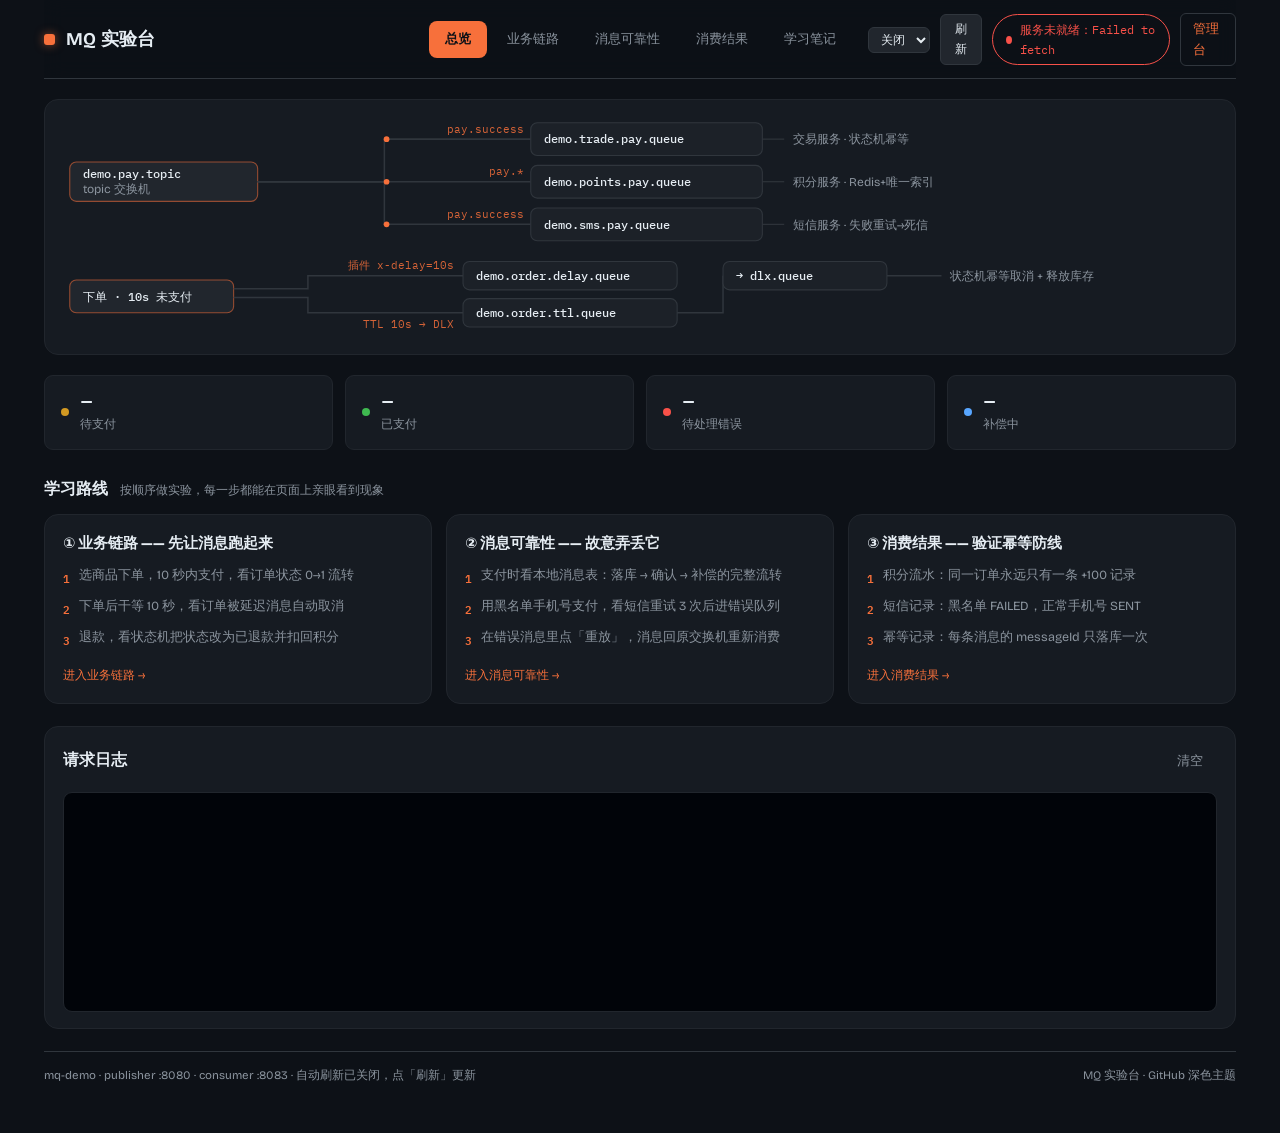
<file: mq-frontend/index.html>
<!DOCTYPE html>
<html lang="zh-CN">
<head>
<meta charset="UTF-8">
<meta name="viewport" content="width=device-width, initial-scale=1">
<title>总览 · MQ 实验台</title>
<link rel="preconnect" href="https://fonts.googleapis.com">
<link rel="preconnect" href="https://fonts.gstatic.com" crossorigin>
<link rel="stylesheet" media="print" onload="this.media='all'"
      href="https://fonts.googleapis.com/css2?family=Bricolage+Grotesque:opsz,wght@12..96,500;12..96,700&family=IBM+Plex+Mono:wght@400;500&display=swap">
<link rel="stylesheet" href="css/style.css">
</head>
<body>

<!-- ===================== 顶栏 + 主导航（每页相同） ===================== -->
<header class="topbar">
  <div class="brand">
    <span class="brand-mark" aria-hidden="true"></span>
    <div>
      <h1>MQ 实验台</h1>
    </div>
  </div>
  <nav class="nav" aria-label="主导航">
    <a href="index.html" class="on">总览</a>
    <a href="trade.html">业务链路</a>
    <a href="reliability.html">消息可靠性</a>
    <a href="consume.html">消费结果</a>
    <a href="notes.html">学习笔记</a>
  </nav>
  <div class="topbar-side">
    <label class="poll-box">
      <select id="pollSel" aria-label="自动刷新间隔">
        <option value="3000">3s</option>
        <option value="10000">10s</option>
        <option value="0">关闭</option>
      </select>
    </label>
    <button class="btn sm" id="btnRefresh" title="立即刷新数据">刷新</button>
    <span class="live" id="liveBadge" role="status" aria-atomic="true">
      <i class="led" aria-hidden="true"></i><span id="liveText">连接中…</span>
    </span>
    <a class="mgmt" href="http://192.168.146.130:15672" target="_blank" rel="noopener">管理台</a>
  </div>
</header>

<!-- ===================== 拓扑示意（本页的「签名」区块） ===================== -->
<section class="topo" aria-label="消息拓扑示意">
  <svg viewBox="0 0 1060 212" role="img" aria-label="支付链路与延迟链路的交换机队列拓扑">
    <!-- 支付链路（上行） -->
    <g class="t-node t-ex">
      <rect x="8" y="44" width="172" height="36" rx="6"/>
      <text x="20" y="59" class="t-name">demo.pay.topic</text>
      <text x="20" y="72" class="t-sub">topic 交换机</text>
    </g>
    <path class="t-wire" d="M180 62 H296 V23 H430"/>
    <path class="t-wire" d="M180 62 H430"/>
    <path class="t-wire" d="M180 62 H296 V101 H430"/>
    <circle class="t-flow f1" cx="298" cy="23" r="2.6"/>
    <circle class="t-flow f2" cx="298" cy="62" r="2.6"/>
    <circle class="t-flow f3" cx="298" cy="101" r="2.6"/>
    <text x="424" y="17"  class="t-key" text-anchor="end">pay.success</text>
    <text x="424" y="56"  class="t-key" text-anchor="end">pay.*</text>
    <text x="424" y="95"  class="t-key" text-anchor="end">pay.success</text>

    <g class="t-node t-q">
      <rect x="430" y="8"   width="212" height="30" rx="6"/>
      <text x="442" y="27" class="t-name">demo.trade.pay.queue</text>
    </g>
    <g class="t-node t-q">
      <rect x="430" y="47"  width="212" height="30" rx="6"/>
      <text x="442" y="66" class="t-name">demo.points.pay.queue</text>
    </g>
    <g class="t-node t-q">
      <rect x="430" y="86"  width="212" height="30" rx="6"/>
      <text x="442" y="105" class="t-name">demo.sms.pay.queue</text>
    </g>

    <path class="t-wire thin" d="M642 23 H662"/>
    <path class="t-wire thin" d="M642 62 H662"/>
    <path class="t-wire thin" d="M642 101 H662"/>
    <text x="670" y="27"  class="t-sub">交易服务 · 状态机幂等</text>
    <text x="670" y="66"  class="t-sub">积分服务 · Redis+唯一索引</text>
    <text x="670" y="105" class="t-sub">短信服务 · 失败重试→死信</text>

    <!-- 延迟链路（下行） -->
    <g class="t-node t-ex">
      <rect x="8" y="152" width="150" height="30" rx="6"/>
      <text x="20" y="171" class="t-name">下单 · 10s 未支付</text>
    </g>
    <path class="t-wire" d="M158 160 H226 V148 H368"/>
    <path class="t-wire" d="M158 168 H226 V182 H368"/>
    <text x="360" y="142" class="t-key" text-anchor="end">插件 x-delay=10s</text>
    <text x="360" y="196" class="t-key" text-anchor="end">TTL 10s → DLX</text>
    <g class="t-node t-q">
      <rect x="368" y="135" width="196" height="26" rx="6"/>
      <text x="380" y="152" class="t-name">demo.order.delay.queue</text>
    </g>
    <g class="t-node t-q">
      <rect x="368" y="169" width="196" height="26" rx="6"/>
      <text x="380" y="186" class="t-name">demo.order.ttl.queue</text>
    </g>
    <path class="t-wire" d="M564 182 H606 V148 H606"/>
    <g class="t-node t-q">
      <rect x="606" y="135" width="150" height="26" rx="6"/>
      <text x="618" y="152" class="t-name">→ dlx.queue</text>
    </g>
    <path class="t-wire" d="M756 148 H806"/>
    <text x="814" y="152" class="t-sub">状态机幂等取消 + 释放库存</text>
  </svg>
</section>

<!-- ===================== KPI 信号灯行 ===================== -->
<section class="kpis" aria-label="当前状态">
  <div class="kpi">
    <i class="led amber" aria-hidden="true"></i>
    <div><b id="kpiPending">–</b><span>待支付</span></div>
  </div>
  <div class="kpi">
    <i class="led green" aria-hidden="true"></i>
    <div><b id="kpiPaid">–</b><span>已支付</span></div>
  </div>
  <div class="kpi">
    <i class="led red" aria-hidden="true"></i>
    <div><b id="kpiMsgErr">–</b><span>待处理错误</span></div>
  </div>
  <div class="kpi">
    <i class="led blue" aria-hidden="true"></i>
    <div><b id="kpiMsgRetry">–</b><span>补偿中</span></div>
  </div>
</section>

<!-- ===================== 学习路线（三步引导卡片） ===================== -->
<div class="sec">
  <h2>学习路线</h2>
  <span class="fine">按顺序做实验，每一步都能在页面上亲眼看到现象</span>
</div>
<div class="guides">
  <a class="guide" href="trade.html">
    <h3>① 业务链路 —— 先让消息跑起来</h3>
    <div class="step"><i>1</i><span>选商品下单，10 秒内支付，看订单状态 0→1 流转</span></div>
    <div class="step"><i>2</i><span>下单后干等 10 秒，看订单被延迟消息自动取消</span></div>
    <div class="step"><i>3</i><span>退款，看状态机把状态改为已退款并扣回积分</span></div>
    <span class="go-hint">进入业务链路 →</span>
  </a>
  <a class="guide" href="reliability.html">
    <h3>② 消息可靠性 —— 故意弄丢它</h3>
    <div class="step"><i>1</i><span>支付时看本地消息表：落库 → 确认 → 补偿的完整流转</span></div>
    <div class="step"><i>2</i><span>用黑名单手机号支付，看短信重试 3 次后进错误队列</span></div>
    <div class="step"><i>3</i><span>在错误消息里点「重放」，消息回原交换机重新消费</span></div>
    <span class="go-hint">进入消息可靠性 →</span>
  </a>
  <a class="guide" href="consume.html">
    <h3>③ 消费结果 —— 验证幂等防线</h3>
    <div class="step"><i>1</i><span>积分流水：同一订单永远只有一条 +100 记录</span></div>
    <div class="step"><i>2</i><span>短信记录：黑名单 FAILED，正常手机号 SENT</span></div>
    <div class="step"><i>3</i><span>幂等记录：每条消息的 messageId 只落库一次</span></div>
    <span class="go-hint">进入消费结果 →</span>
  </a>
</div>


<!-- ===================== 请求日志 ===================== -->
<section class="panel one" aria-labelledby="h-log" style="margin-top:22px">
  <header class="panel-head"><h2 id="h-log">请求日志</h2>
    <button class="btn ghost" id="btnClearLog">清空</button></header>
  <div class="console" id="logBox" aria-live="polite"></div>
</section>

<footer class="page-foot">
  <span>mq-demo · publisher :8080 · consumer :8083 · <span id="footPoll">数据每 3s 自动刷新</span></span>
  <span>MQ 实验台 · GitHub 深色主题</span>
</footer>

<script src="js/common.js?v=4"></script>
<script src="js/overview.js?v=4"></script>
</body>
</html>
</file>
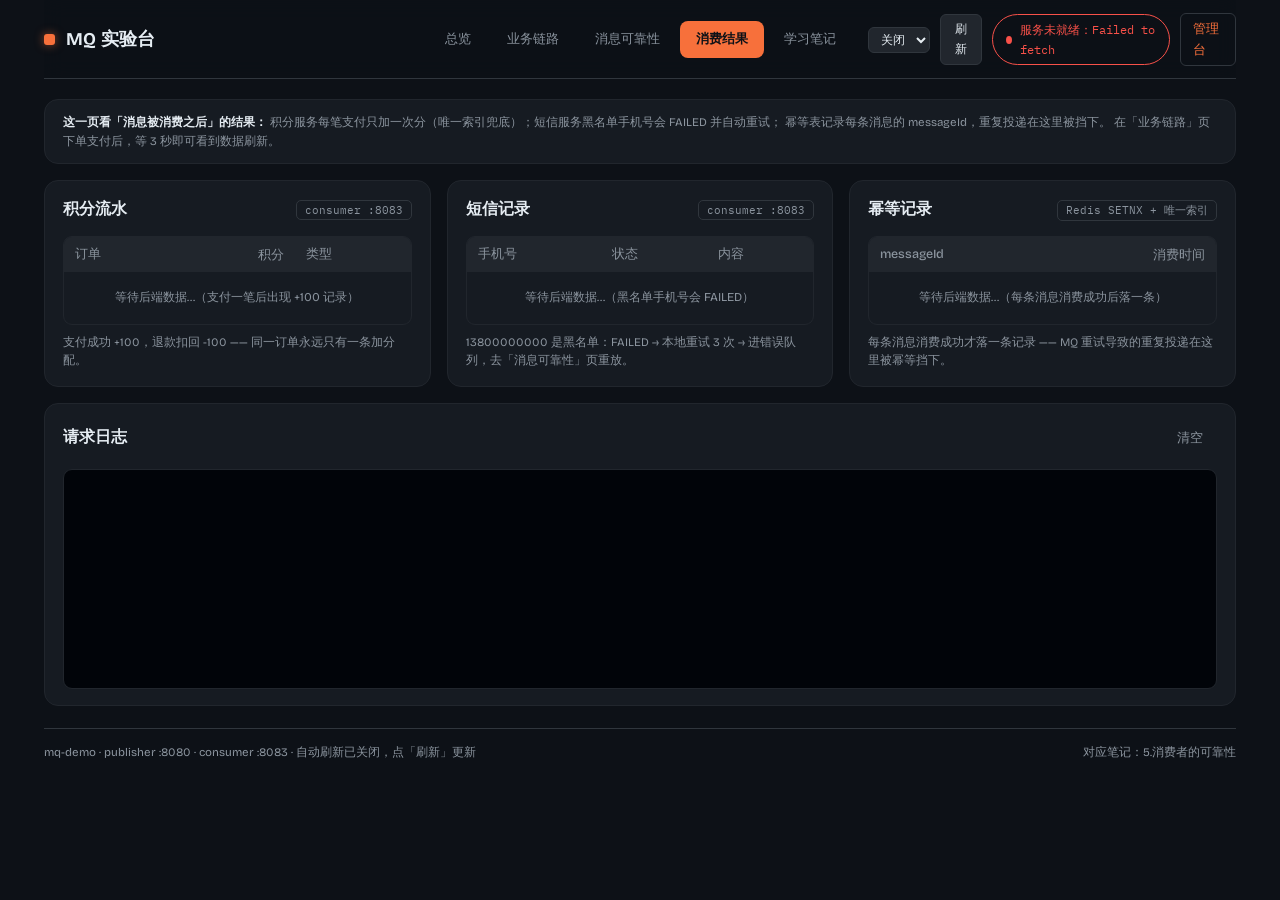
<file: mq-frontend/consume.html>
<!DOCTYPE html>
<html lang="zh-CN">
<head>
<meta charset="UTF-8">
<meta name="viewport" content="width=device-width, initial-scale=1">
<title>消费结果 · MQ 实验台</title>
<link rel="preconnect" href="https://fonts.googleapis.com">
<link rel="preconnect" href="https://fonts.gstatic.com" crossorigin>
<link rel="stylesheet" media="print" onload="this.media='all'"
      href="https://fonts.googleapis.com/css2?family=Bricolage+Grotesque:opsz,wght@12..96,500;12..96,700&family=IBM+Plex+Mono:wght@400;500&display=swap">
<link rel="stylesheet" href="css/style.css">
</head>
<body>

<!-- ===================== 顶栏 + 主导航 ===================== -->
<header class="topbar">
  <div class="brand">
    <span class="brand-mark" aria-hidden="true"></span>
    <div>
      <h1>MQ 实验台</h1>
    </div>
  </div>
  <nav class="nav" aria-label="主导航">
    <a href="index.html">总览</a>
    <a href="trade.html">业务链路</a>
    <a href="reliability.html">消息可靠性</a>
    <a href="consume.html" class="on">消费结果</a>
    <a href="notes.html">学习笔记</a>
  </nav>
  <div class="topbar-side">
    <label class="poll-box">
      <select id="pollSel" aria-label="自动刷新间隔">
        <option value="3000">3s</option>
        <option value="10000">10s</option>
        <option value="0">关闭</option>
      </select>
    </label>
    <button class="btn sm" id="btnRefresh" title="立即刷新数据">刷新</button>
    <span class="live" id="liveBadge" role="status" aria-atomic="true">
      <i class="led" aria-hidden="true"></i><span id="liveText">连接中…</span>
    </span>
    <a class="mgmt" href="http://192.168.146.130:15672" target="_blank" rel="noopener">管理台</a>
  </div>
</header>

<!-- ===================== 说明条 ===================== -->
<section class="panel one" style="padding:13px 18px">
  <p class="fine" style="margin:0">
    <b style="color:var(--ink)">这一页看「消息被消费之后」的结果：</b>
    积分服务每笔支付只加一次分（唯一索引兜底）；短信服务黑名单手机号会 FAILED 并自动重试；
    幂等表记录每条消息的 messageId，重复投递在这里被挡下。
    在「业务链路」页下单支付后，等 3 秒即可看到数据刷新。
  </p>
</section>

<!-- ===================== 三列：积分 / 短信 / 幂等 ===================== -->
<div class="cols3">
  <section class="panel" aria-labelledby="h-pts">
    <header class="panel-head"><h2 id="h-pts">积分流水</h2>
      <span class="route-tag">consumer :8083</span></header>
    <div class="scroll-table short">
      <table><thead><tr><th>订单</th><th class="num">积分</th><th>类型</th></tr></thead>
      <tbody id="ptBody"><tr><td colspan="3" class="empty">等待后端数据…（支付一笔后出现 +100 记录）</td></tr></tbody></table>
    </div>
    <p class="fine">支付成功 +100，退款扣回 -100 —— 同一订单永远只有一条加分配。</p>
  </section>
  <section class="panel" aria-labelledby="h-sms">
    <header class="panel-head"><h2 id="h-sms">短信记录</h2>
      <span class="route-tag">consumer :8083</span></header>
    <div class="scroll-table short">
      <table><thead><tr><th>手机号</th><th>状态</th><th>内容</th></tr></thead>
      <tbody id="smsBody"><tr><td colspan="3" class="empty">等待后端数据…（黑名单手机号会 FAILED）</td></tr></tbody></table>
    </div>
    <p class="fine">13800000000 是黑名单：FAILED → 本地重试 3 次 → 进错误队列，去「消息可靠性」页重放。</p>
  </section>
  <section class="panel" aria-labelledby="h-idem">
    <header class="panel-head"><h2 id="h-idem">幂等记录</h2>
      <span class="route-tag">Redis SETNX + 唯一索引</span></header>
    <div class="scroll-table short">
      <table><thead><tr><th>messageId</th><th class="num">消费时间</th></tr></thead>
      <tbody id="idemBody"><tr><td colspan="3" class="empty">等待后端数据…（每条消息消费成功后落一条）</td></tr></tbody></table>
    </div>
    <p class="fine">每条消息消费成功才落一条记录 —— MQ 重试导致的重复投递在这里被幂等挡下。</p>
  </section>
</div>

<!-- ===================== 请求日志 ===================== -->
<section class="panel one" aria-labelledby="h-log">
  <header class="panel-head"><h2 id="h-log">请求日志</h2>
    <button class="btn ghost" id="btnClearLog">清空</button></header>
  <div class="console" id="logBox" aria-live="polite"></div>
</section>

<footer class="page-foot">
  <span>mq-demo · publisher :8080 · consumer :8083 · <span id="footPoll">数据每 3s 自动刷新</span></span>
  <span>对应笔记：5.消费者的可靠性</span>
</footer>

<script src="js/common.js?v=4"></script>
<script src="js/consume.js?v=4"></script>
</body>
</html>
</file>
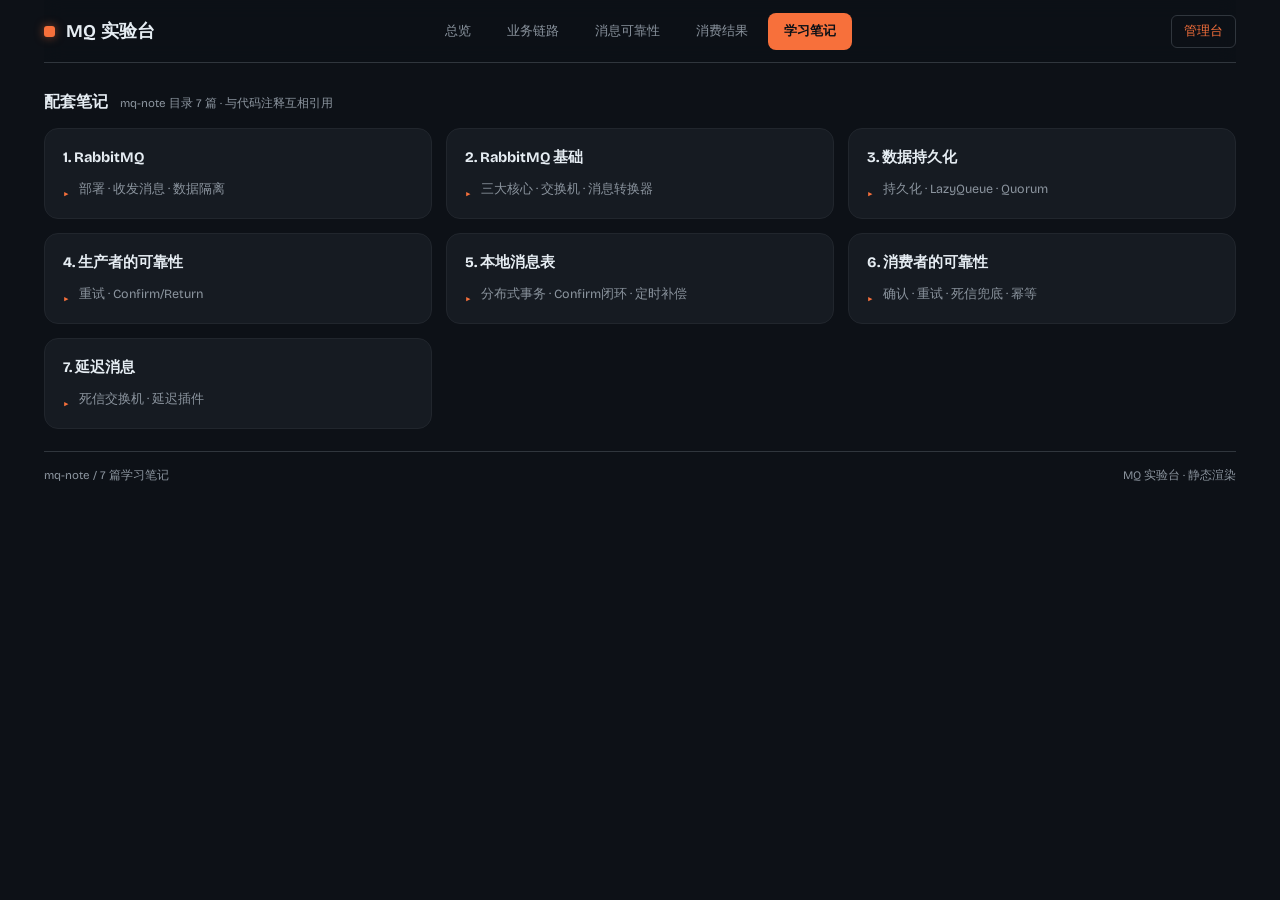
<file: mq-frontend/notes.html>
<!DOCTYPE html>
<html lang="zh-CN">
<head>
<meta charset="UTF-8">
<meta name="viewport" content="width=device-width, initial-scale=1">
<title>学习笔记 · MQ 实验台</title>
<link rel="preconnect" href="https://fonts.googleapis.com">
<link rel="preconnect" href="https://fonts.gstatic.com" crossorigin>
<link rel="stylesheet" media="print" onload="this.media='all'"
      href="https://fonts.googleapis.com/css2?family=Bricolage+Grotesque:opsz,wght@12..96,500;12..96,700&family=IBM+Plex+Mono:wght@400;500&display=swap">
<link rel="stylesheet" href="css/style.css">
</head>
<body>
<header class="topbar">
  <div class="brand">
    <span class="brand-mark" aria-hidden="true"></span>
    <div>
      <h1>MQ 实验台</h1>
    </div>
  </div>
  <nav class="nav" aria-label="主导航"><a href="index.html">总览</a><a href="trade.html">业务链路</a><a href="reliability.html">消息可靠性</a><a href="consume.html">消费结果</a><a href="notes.html" class="on">学习笔记</a></nav>
  <div class="topbar-side">
    <a class="mgmt" href="http://192.168.146.130:15672" target="_blank" rel="noopener">管理台</a>
  </div>
</header>
<div class="sec"><h2>配套笔记</h2><span class="fine">mq-note 目录 7 篇 · 与代码注释互相引用</span></div>
<div class="guides" style="grid-template-columns:repeat(3,1fr)">
  <a class="guide" href="notes/1.html"><h3>1. RabbitMQ</h3><span class="step"><i>▸</i><span>部署 · 收发消息 · 数据隔离</span></span></a>
  <a class="guide" href="notes/2.html"><h3>2. RabbitMQ 基础</h3><span class="step"><i>▸</i><span>三大核心 · 交换机 · 消息转换器</span></span></a>
  <a class="guide" href="notes/3.html"><h3>3. 数据持久化</h3><span class="step"><i>▸</i><span>持久化 · LazyQueue · Quorum</span></span></a>
  <a class="guide" href="notes/4.html"><h3>4. 生产者的可靠性</h3><span class="step"><i>▸</i><span>重试 · Confirm/Return</span></span></a>
  <a class="guide" href="notes/5.html"><h3>5. 本地消息表</h3><span class="step"><i>▸</i><span>分布式事务 · Confirm闭环 · 定时补偿</span></span></a>
  <a class="guide" href="notes/6.html"><h3>6. 消费者的可靠性</h3><span class="step"><i>▸</i><span>确认 · 重试 · 死信兜底 · 幂等</span></span></a>
  <a class="guide" href="notes/7.html"><h3>7. 延迟消息</h3><span class="step"><i>▸</i><span>死信交换机 · 延迟插件</span></span></a>
</div>
<footer class="page-foot"><span>mq-note / 7 篇学习笔记</span><span>MQ 实验台 · 静态渲染</span></footer>
</body>
</html>
</file>
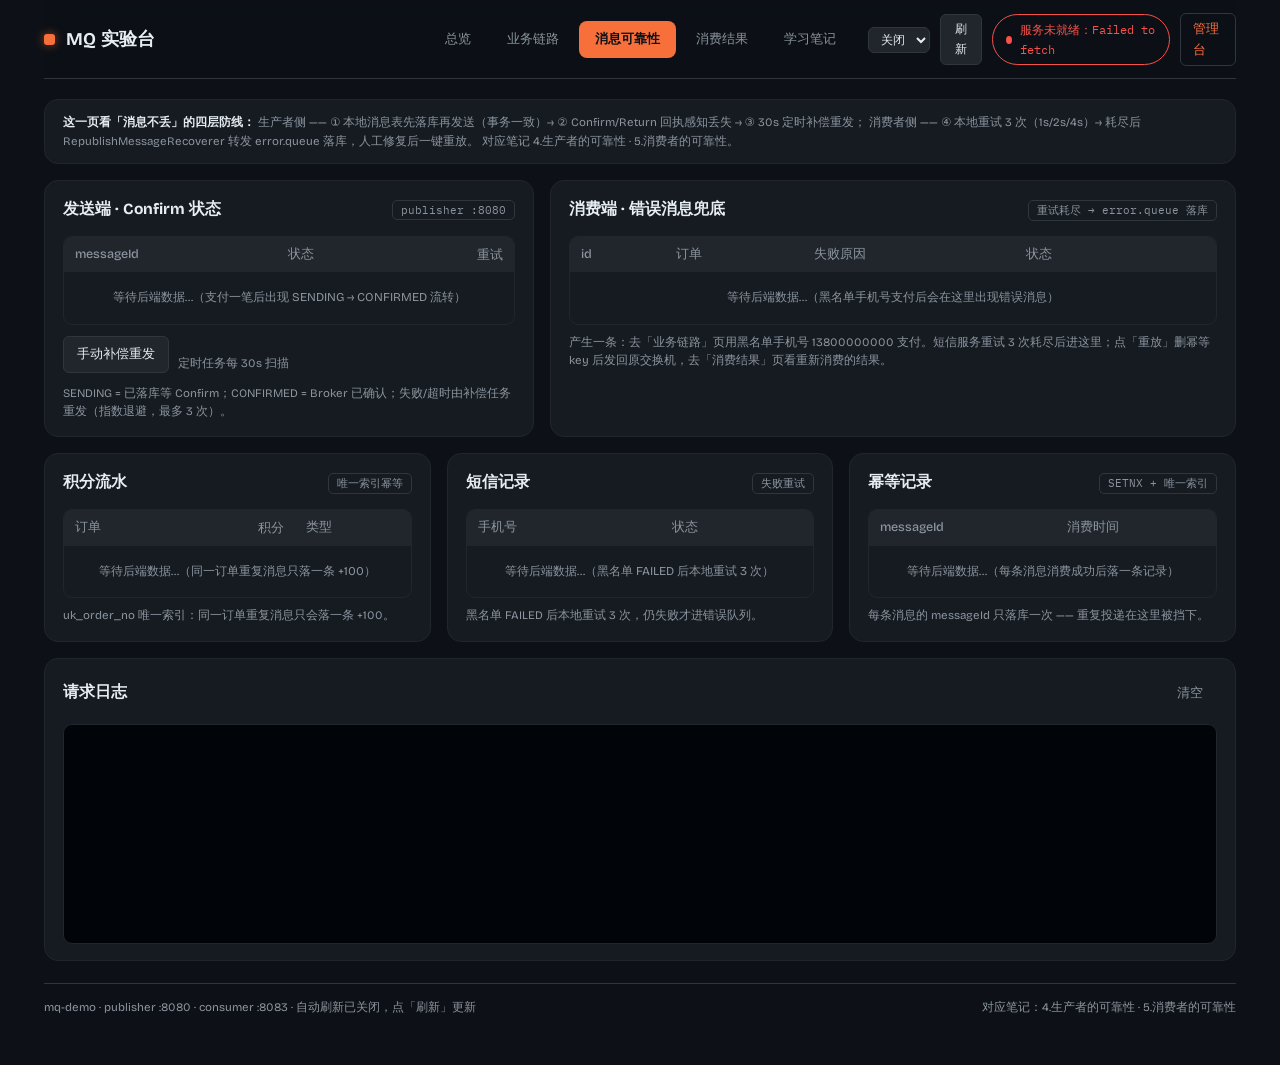
<file: mq-frontend/reliability.html>
<!DOCTYPE html>
<html lang="zh-CN">
<head>
<meta charset="UTF-8">
<meta name="viewport" content="width=device-width, initial-scale=1">
<title>消息可靠性 · MQ 实验台</title>
<link rel="preconnect" href="https://fonts.googleapis.com">
<link rel="preconnect" href="https://fonts.gstatic.com" crossorigin>
<link rel="stylesheet" media="print" onload="this.media='all'"
      href="https://fonts.googleapis.com/css2?family=Bricolage+Grotesque:opsz,wght@12..96,500;12..96,700&family=IBM+Plex+Mono:wght@400;500&display=swap">
<link rel="stylesheet" href="css/style.css">
</head>
<body>

<!-- ===================== 顶栏 + 主导航 ===================== -->
<header class="topbar">
  <div class="brand">
    <span class="brand-mark" aria-hidden="true"></span>
    <div>
      <h1>MQ 实验台</h1>
    </div>
  </div>
  <nav class="nav" aria-label="主导航">
    <a href="index.html">总览</a>
    <a href="trade.html">业务链路</a>
    <a href="reliability.html" class="on">消息可靠性</a>
    <a href="consume.html">消费结果</a>
    <a href="notes.html">学习笔记</a>
  </nav>
  <div class="topbar-side">
    <label class="poll-box">
      <select id="pollSel" aria-label="自动刷新间隔">
        <option value="3000">3s</option>
        <option value="10000">10s</option>
        <option value="0">关闭</option>
      </select>
    </label>
    <button class="btn sm" id="btnRefresh" title="立即刷新数据">刷新</button>
    <span class="live" id="liveBadge" role="status" aria-atomic="true">
      <i class="led" aria-hidden="true"></i><span id="liveText">连接中…</span>
    </span>
    <a class="mgmt" href="http://192.168.146.130:15672" target="_blank" rel="noopener">管理台</a>
  </div>
</header>

<!-- ===================== 说明条 ===================== -->
<section class="panel one" style="padding:13px 18px">
  <p class="fine" style="margin:0">
    <b style="color:var(--ink)">这一页看「消息不丢」的四层防线：</b>
    生产者侧 —— ① 本地消息表先落库再发送（事务一致）→ ② Confirm/Return 回执感知丢失 → ③ 30s 定时补偿重发；
    消费者侧 —— ④ 本地重试 3 次（1s/2s/4s）→ 耗尽后 RepublishMessageRecoverer 转发 error.queue 落库，人工修复后一键重放。
    对应笔记 4.生产者的可靠性 · 5.消费者的可靠性。
  </p>
</section>

<!-- ===================== 第一行：发送端可靠性 ===================== -->
<div class="cols">
  <section class="panel" aria-labelledby="h-send">
    <header class="panel-head"><h2 id="h-send">发送端 · Confirm 状态</h2>
      <span class="route-tag">publisher :8080</span></header>
    <div class="scroll-table">
      <table aria-label="本地消息表">
        <thead><tr><th>messageId</th><th>状态</th><th class="num">重试</th></tr></thead>
        <tbody id="lmBody"><tr><td colspan="3" class="empty">等待后端数据…（支付一笔后出现 SENDING → CONFIRMED 流转）</td></tr></tbody>
      </table>
    </div>
    <div class="trade-line">
      <button class="btn" id="btnCompensate">手动补偿重发</button>
      <span class="fine" style="margin:0">定时任务每 30s 扫描</span>
    </div>
    <p class="fine" id="lmStatusFine"></p>
    <p class="fine">SENDING = 已落库等 Confirm；CONFIRMED = Broker 已确认；失败/超时由补偿任务重发（指数退避，最多 3 次）。</p>
  </section>

  <section class="panel" aria-labelledby="h-err">
    <header class="panel-head"><h2 id="h-err">消费端 · 错误消息兜底</h2>
      <span class="route-tag">重试耗尽 → error.queue 落库</span></header>
    <div class="scroll-table">
      <table aria-label="错误消息">
        <thead><tr><th>id</th><th>订单</th><th>失败原因</th><th>状态</th><th></th></tr></thead>
        <tbody id="errBody"><tr><td colspan="5" class="empty">等待后端数据…（黑名单手机号支付后会在这里出现错误消息）</td></tr></tbody>
      </table>
    </div>
    <p class="fine">产生一条：去「业务链路」页用黑名单手机号 13800000000 支付。短信服务重试 3 次耗尽后进这里；点「重放」删幂等 key 后发回原交换机，去「消费结果」页看重新消费的结果。</p>
  </section>
</div>

<!-- ===================== 第二行：消费记录（幂等防线） ===================== -->
<div class="cols3">
  <section class="panel" aria-labelledby="h-pts">
    <header class="panel-head"><h2 id="h-pts">积分流水</h2>
      <span class="route-tag">唯一索引幂等</span></header>
    <div class="scroll-table short">
      <table><thead><tr><th>订单</th><th class="num">积分</th><th>类型</th></tr></thead>
      <tbody id="ptBody"><tr><td colspan="3" class="empty">等待后端数据…（同一订单重复消息只落一条 +100）</td></tr></tbody></table>
    </div>
    <p class="fine">uk_order_no 唯一索引：同一订单重复消息只会落一条 +100。</p>
  </section>
  <section class="panel" aria-labelledby="h-sms">
    <header class="panel-head"><h2 id="h-sms">短信记录</h2>
      <span class="route-tag">失败重试</span></header>
    <div class="scroll-table short">
      <table><thead><tr><th>手机号</th><th>状态</th></tr></thead>
      <tbody id="smsBody"><tr><td colspan="3" class="empty">等待后端数据…（黑名单 FAILED 后本地重试 3 次）</td></tr></tbody></table>
    </div>
    <p class="fine">黑名单 FAILED 后本地重试 3 次，仍失败才进错误队列。</p>
  </section>
  <section class="panel" aria-labelledby="h-idem">
    <header class="panel-head"><h2 id="h-idem">幂等记录</h2>
      <span class="route-tag">SETNX + 唯一索引</span></header>
    <div class="scroll-table short">
      <table><thead><tr><th>messageId</th><th>消费时间</th></tr></thead>
      <tbody id="idemBody"><tr><td colspan="2" class="empty">等待后端数据…（每条消息消费成功后落一条记录）</td></tr></tbody></table>
    </div>
    <p class="fine">每条消息的 messageId 只落库一次 —— 重复投递在这里被挡下。</p>
  </section>
</div>

<!-- ===================== 请求日志 ===================== -->
<section class="panel one" aria-labelledby="h-log">
  <header class="panel-head"><h2 id="h-log">请求日志</h2>
    <button class="btn ghost" id="btnClearLog">清空</button></header>
  <div class="console" id="logBox" aria-live="polite"></div>
</section>

<footer class="page-foot">
  <span>mq-demo · publisher :8080 · consumer :8083 · <span id="footPoll">数据每 3s 自动刷新</span></span>
  <span>对应笔记：4.生产者的可靠性 · 5.消费者的可靠性</span>
</footer>

<script src="js/common.js?v=4"></script>
<script src="js/reliability.js?v=4"></script>
</body>
</html>
</file>
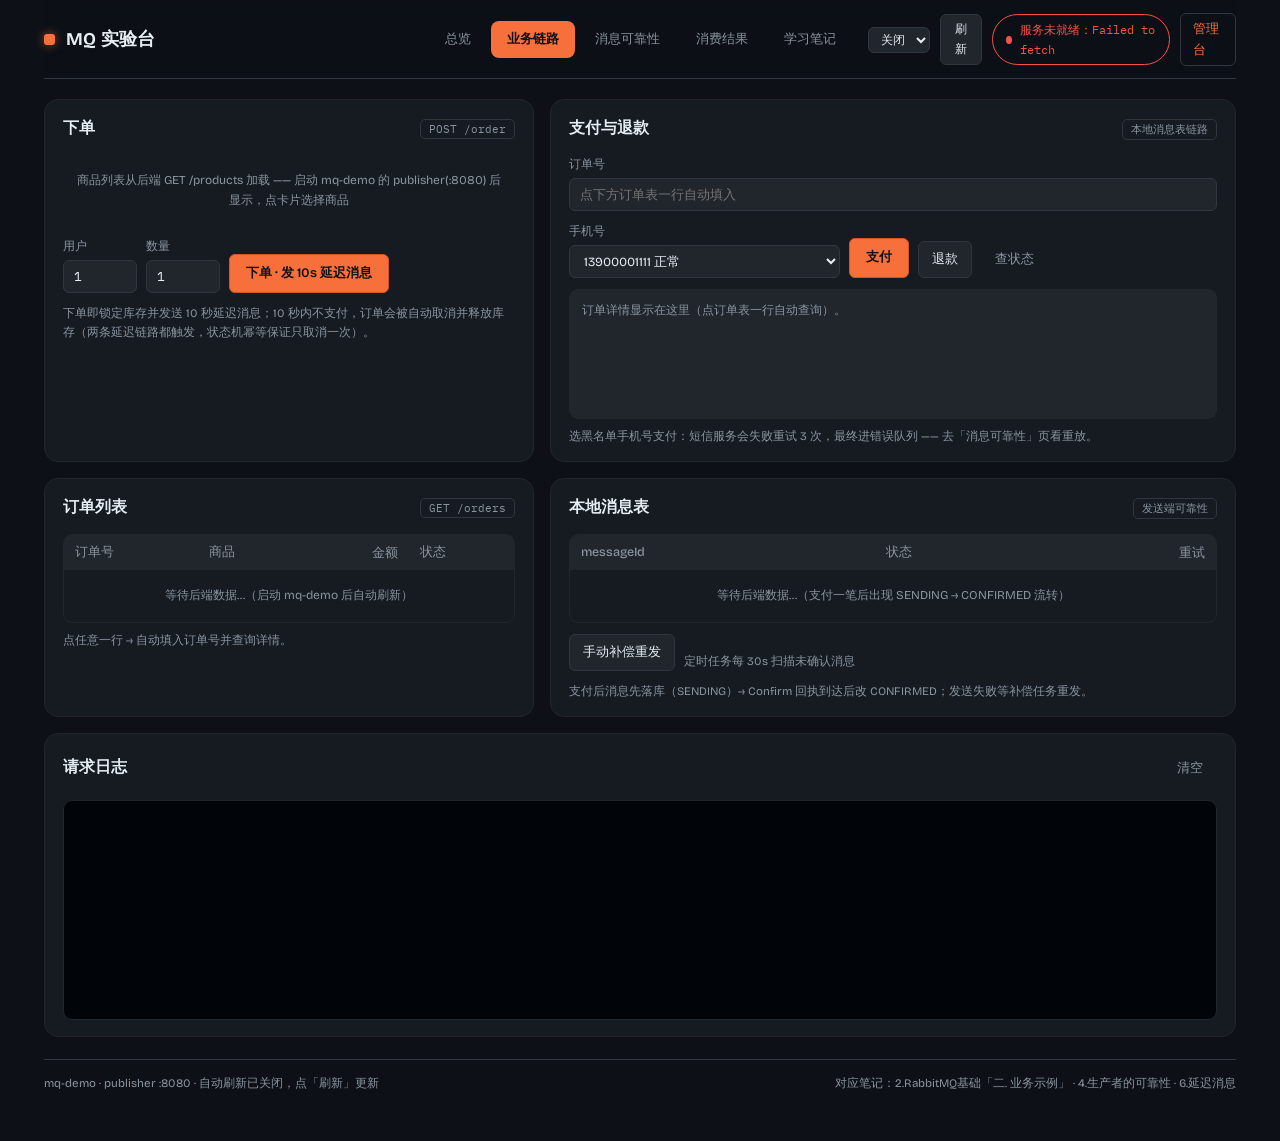
<file: mq-frontend/trade.html>
<!DOCTYPE html>
<html lang="zh-CN">
<head>
<meta charset="UTF-8">
<meta name="viewport" content="width=device-width, initial-scale=1">
<title>业务链路 · MQ 实验台</title>
<link rel="preconnect" href="https://fonts.googleapis.com">
<link rel="preconnect" href="https://fonts.gstatic.com" crossorigin>
<link rel="stylesheet" media="print" onload="this.media='all'"
      href="https://fonts.googleapis.com/css2?family=Bricolage+Grotesque:opsz,wght@12..96,500;12..96,700&family=IBM+Plex+Mono:wght@400;500&display=swap">
<link rel="stylesheet" href="css/style.css">
</head>
<body>

<!-- ===================== 顶栏 + 主导航 ===================== -->
<header class="topbar">
  <div class="brand">
    <span class="brand-mark" aria-hidden="true"></span>
    <div>
      <h1>MQ 实验台</h1>
    </div>
  </div>
  <nav class="nav" aria-label="主导航">
    <a href="index.html">总览</a>
    <a href="trade.html" class="on">业务链路</a>
    <a href="reliability.html">消息可靠性</a>
    <a href="consume.html">消费结果</a>
    <a href="notes.html">学习笔记</a>
  </nav>
  <div class="topbar-side">
    <label class="poll-box">
      <select id="pollSel" aria-label="自动刷新间隔">
        <option value="3000">3s</option>
        <option value="10000">10s</option>
        <option value="0">关闭</option>
      </select>
    </label>
    <button class="btn sm" id="btnRefresh" title="立即刷新数据">刷新</button>
    <span class="live" id="liveBadge" role="status" aria-atomic="true">
      <i class="led" aria-hidden="true"></i><span id="liveText">连接中…</span>
    </span>
    <a class="mgmt" href="http://192.168.146.130:15672" target="_blank" rel="noopener">管理台</a>
  </div>
</header>

<!-- ===================== 第一行：下单 + 支付/退款 ===================== -->
<div class="cols">
  <section class="panel" aria-labelledby="h-trade">
    <header class="panel-head"><h2 id="h-trade">下单</h2>
      <span class="route-tag">POST /order</span></header>

    <div class="product-row" id="productRow">
      <div class="empty" style="grid-column:1/-1">商品列表从后端 GET /products 加载 —— 启动 mq-demo 的 publisher(:8080) 后显示，点卡片选择商品</div>
    </div>

    <div class="trade-line">
      <label>用户 <input id="fUser" type="number" value="1" min="1"></label>
      <label>数量 <input id="fCount" type="number" value="1" min="1"></label>
      <button class="go" id="btnOrder">下单 · 发 10s 延迟消息</button>
    </div>
    <p class="fine">下单即锁定库存并发送 10 秒延迟消息；10 秒内不支付，订单会被自动取消并释放库存（两条延迟链路都触发，状态机幂等保证只取消一次）。</p>
  </section>

  <section class="panel" aria-labelledby="h-pay">
    <header class="panel-head"><h2 id="h-pay">支付与退款</h2>
      <span class="route-tag">本地消息表链路</span></header>

    <label class="field">订单号
      <input id="fOrderNo" placeholder="点下方订单表一行自动填入">
    </label>
    <div class="trade-line">
      <label>手机号
        <select id="fMobile">
          <option value="13900001111">13900001111 正常</option>
          <option value="13800000000">13800000000 黑名单（触发失败实验）</option>
        </select>
      </label>
      <button class="go" id="btnPay">支付</button>
      <button class="btn" id="btnRefund">退款</button>
      <button class="btn ghost" id="btnQuery">查状态</button>
    </div>
    <pre class="detail" id="orderDetail">订单详情显示在这里（点订单表一行自动查询）。</pre>
    <p class="fine">选黑名单手机号支付：短信服务会失败重试 3 次，最终进错误队列 —— 去「消息可靠性」页看重放。</p>
  </section>
</div>

<!-- ===================== 第二行：订单列表 + 本地消息表 ===================== -->
<div class="cols">
  <section class="panel" aria-labelledby="h-orders">
    <header class="panel-head"><h2 id="h-orders">订单列表</h2>
      <span class="route-tag">GET /orders</span></header>
    <div class="scroll-table">
      <table aria-label="订单列表">
        <thead><tr><th>订单号</th><th>商品</th><th class="num">金额</th><th>状态</th></tr></thead>
        <tbody id="orderBody"><tr><td colspan="4" class="empty">等待后端数据…（启动 mq-demo 后自动刷新）</td></tr></tbody>
      </table>
    </div>
    <p class="fine">点任意一行 → 自动填入订单号并查询详情。</p>
  </section>

  <section class="panel" aria-labelledby="h-lm">
    <header class="panel-head"><h2 id="h-lm">本地消息表</h2>
      <span class="route-tag">发送端可靠性</span></header>
    <div class="scroll-table short">
      <table aria-label="本地消息表">
        <thead><tr><th>messageId</th><th>状态</th><th class="num">重试</th></tr></thead>
        <tbody id="lmBody"><tr><td colspan="3" class="empty">等待后端数据…（支付一笔后出现 SENDING → CONFIRMED 流转）</td></tr></tbody>
      </table>
    </div>
    <div class="trade-line">
      <button class="btn" id="btnCompensate">手动补偿重发</button>
      <span class="fine" style="margin:0">定时任务每 30s 扫描未确认消息</span>
    </div>
    <p class="fine" id="lmStatusFine"></p>
    <p class="fine">支付后消息先落库（SENDING）→ Confirm 回执到达后改 CONFIRMED；发送失败等补偿任务重发。</p>
  </section>
</div>

<!-- ===================== 请求日志 ===================== -->
<section class="panel one" aria-labelledby="h-log">
  <header class="panel-head"><h2 id="h-log">请求日志</h2>
    <button class="btn ghost" id="btnClearLog">清空</button></header>
  <div class="console" id="logBox" aria-live="polite"></div>
</section>

<footer class="page-foot">
  <span>mq-demo · publisher :8080 · <span id="footPoll">数据每 3s 自动刷新</span></span>
  <span>对应笔记：2.RabbitMQ基础「二. 业务示例」 · 4.生产者的可靠性 · 6.延迟消息</span>
</footer>

<script src="js/common.js?v=4"></script>
<script src="js/trade.js?v=4"></script>
</body>
</html>
</file>
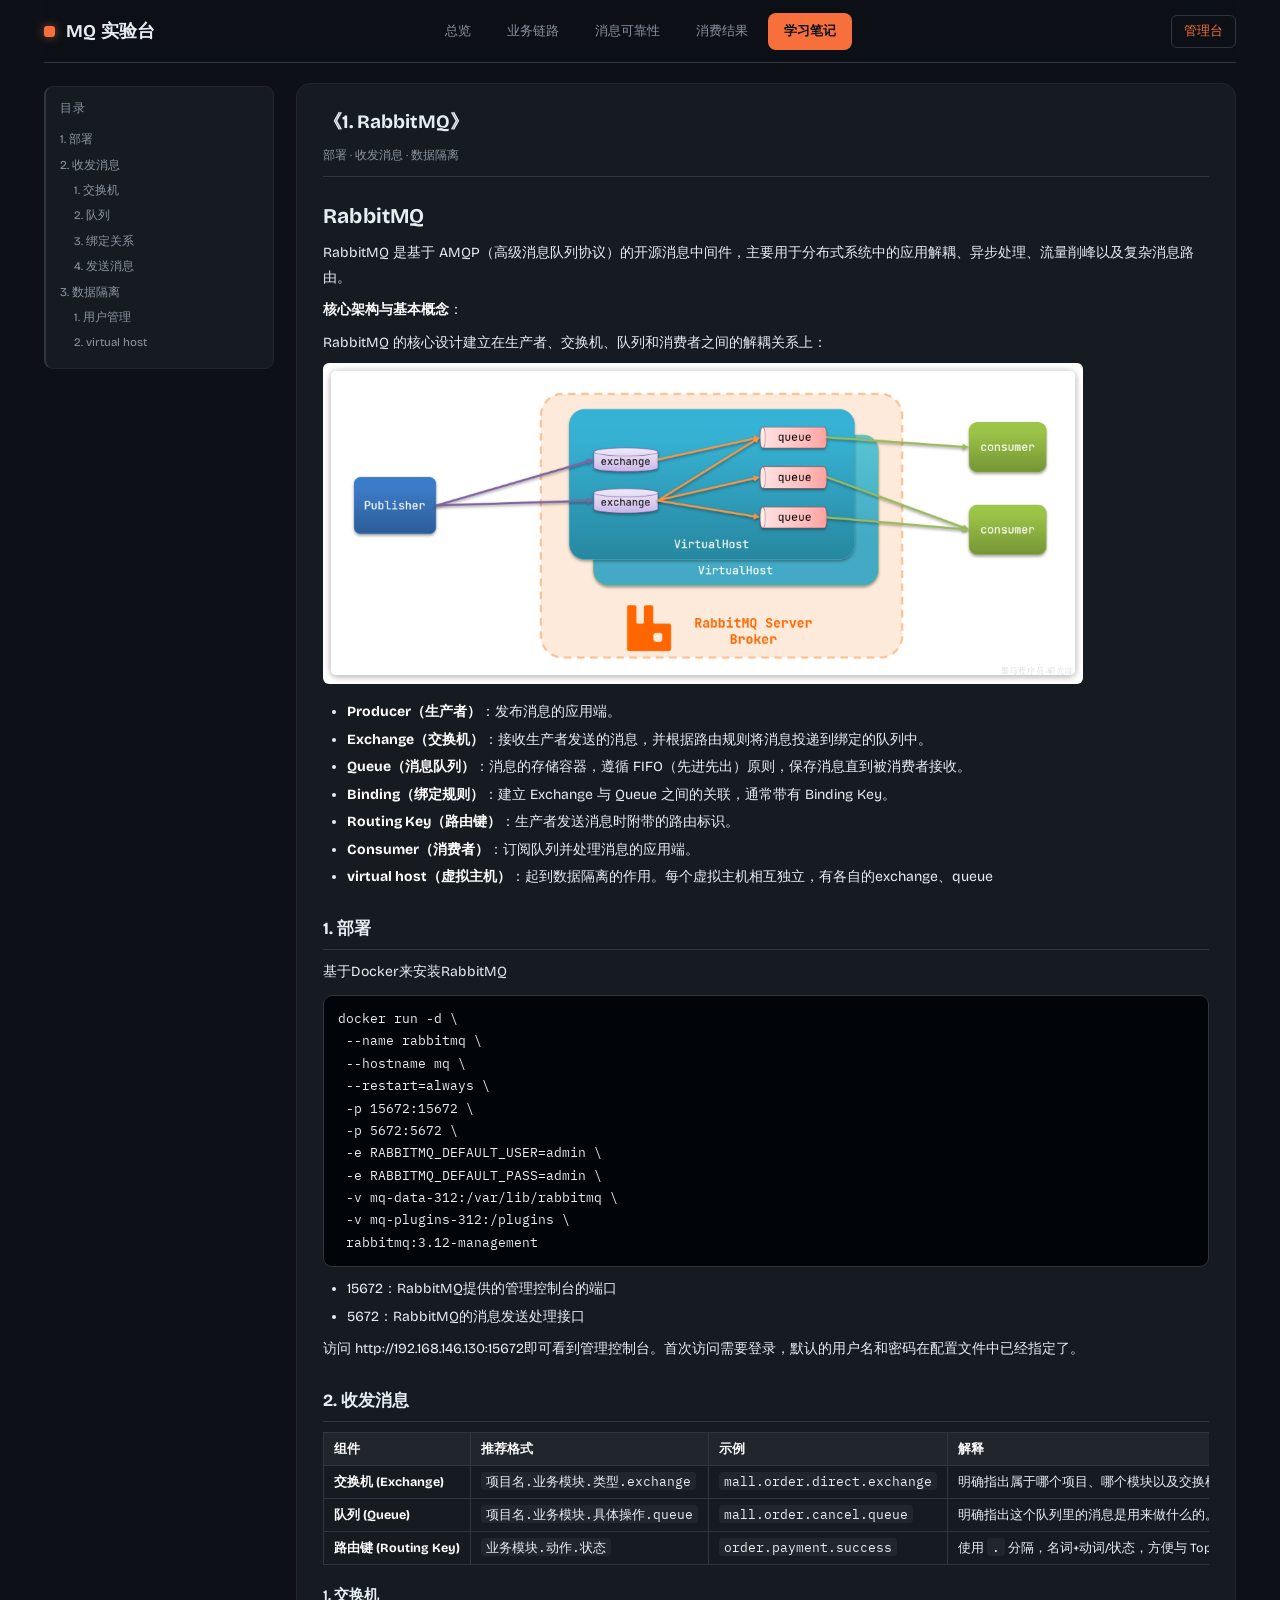
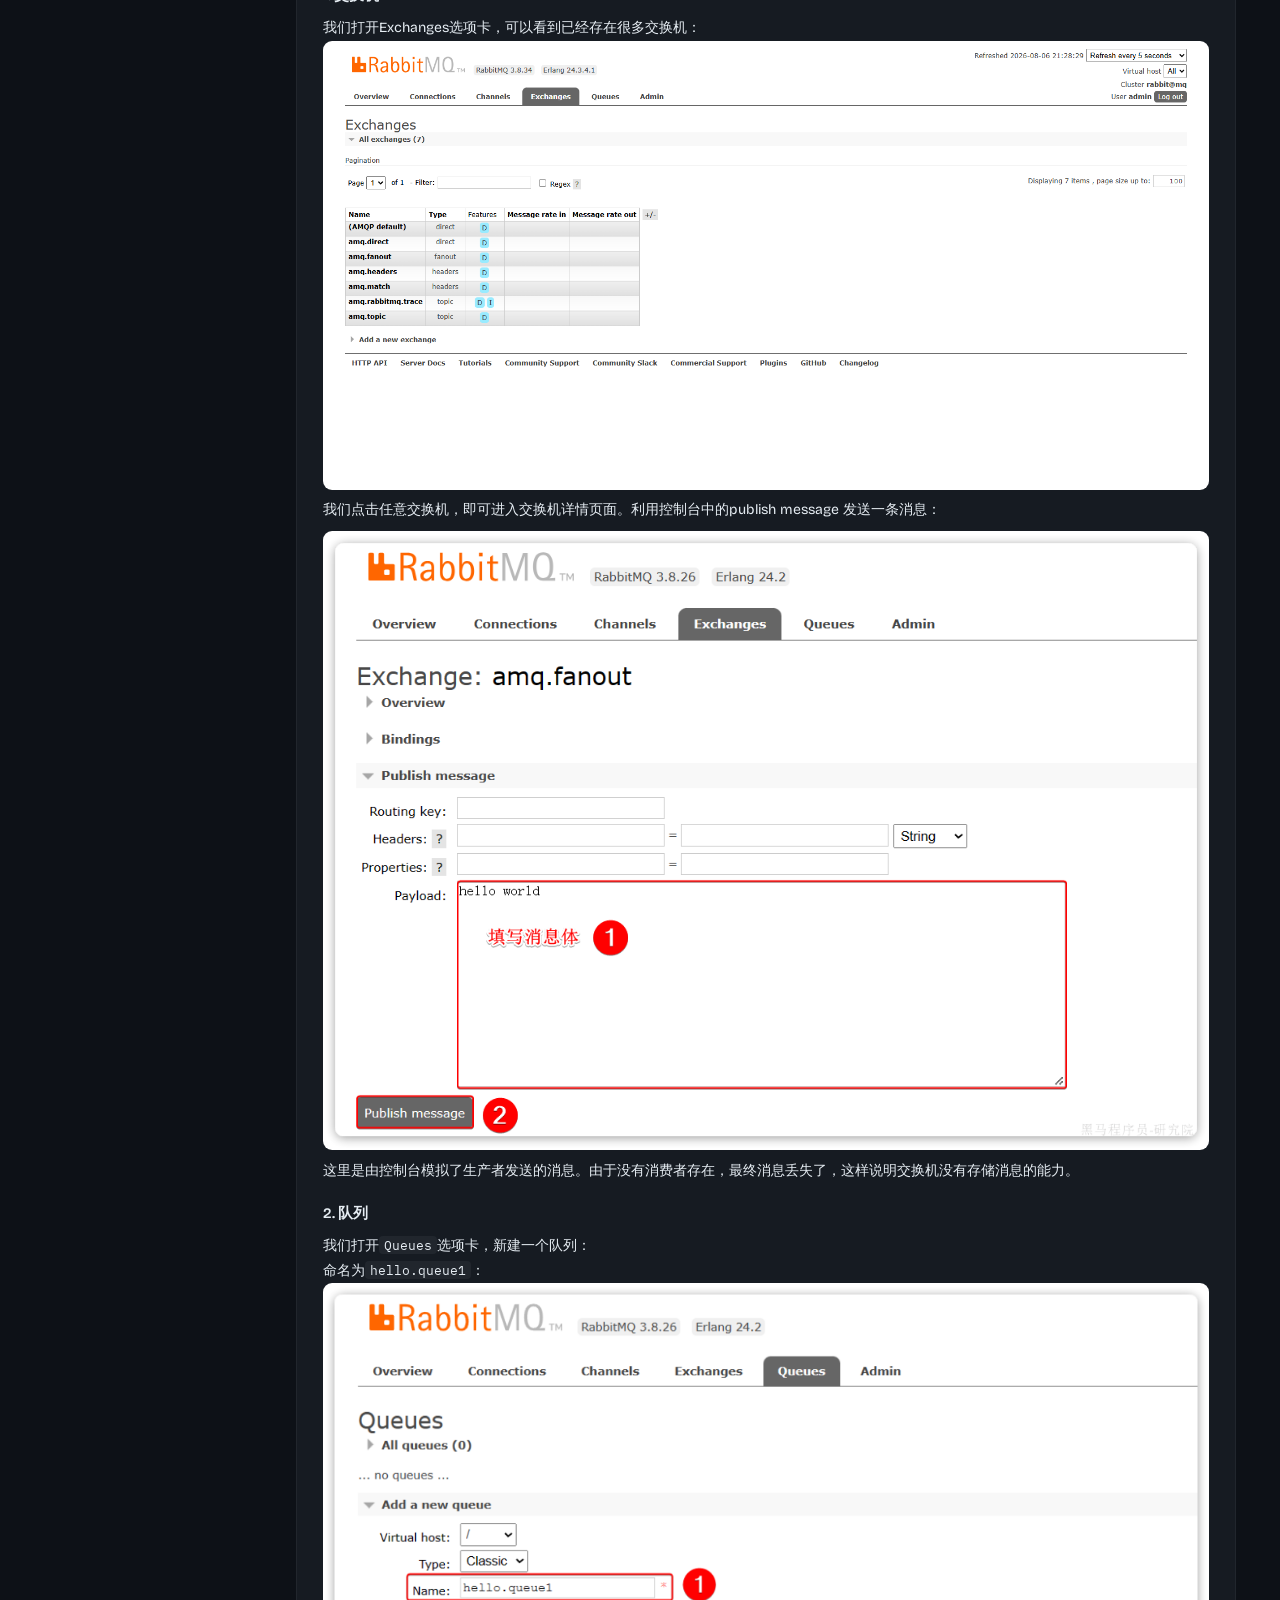
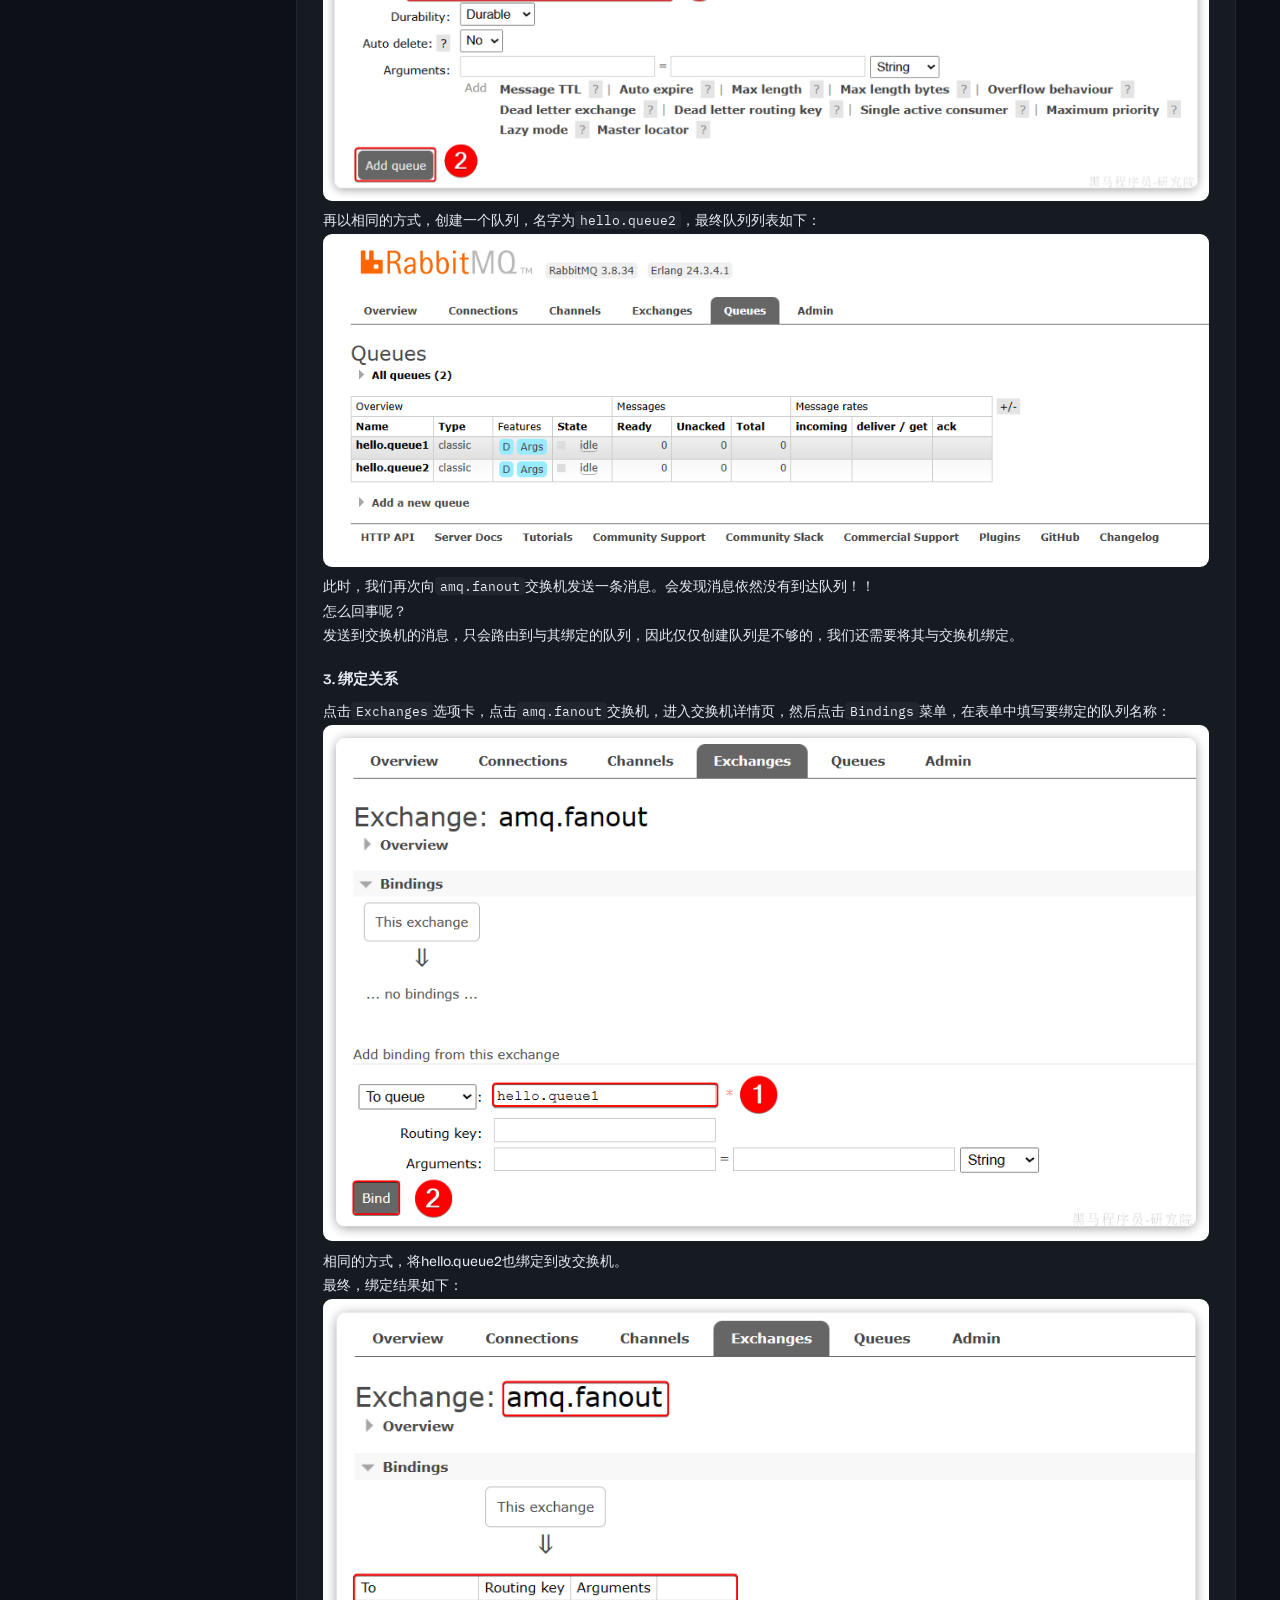
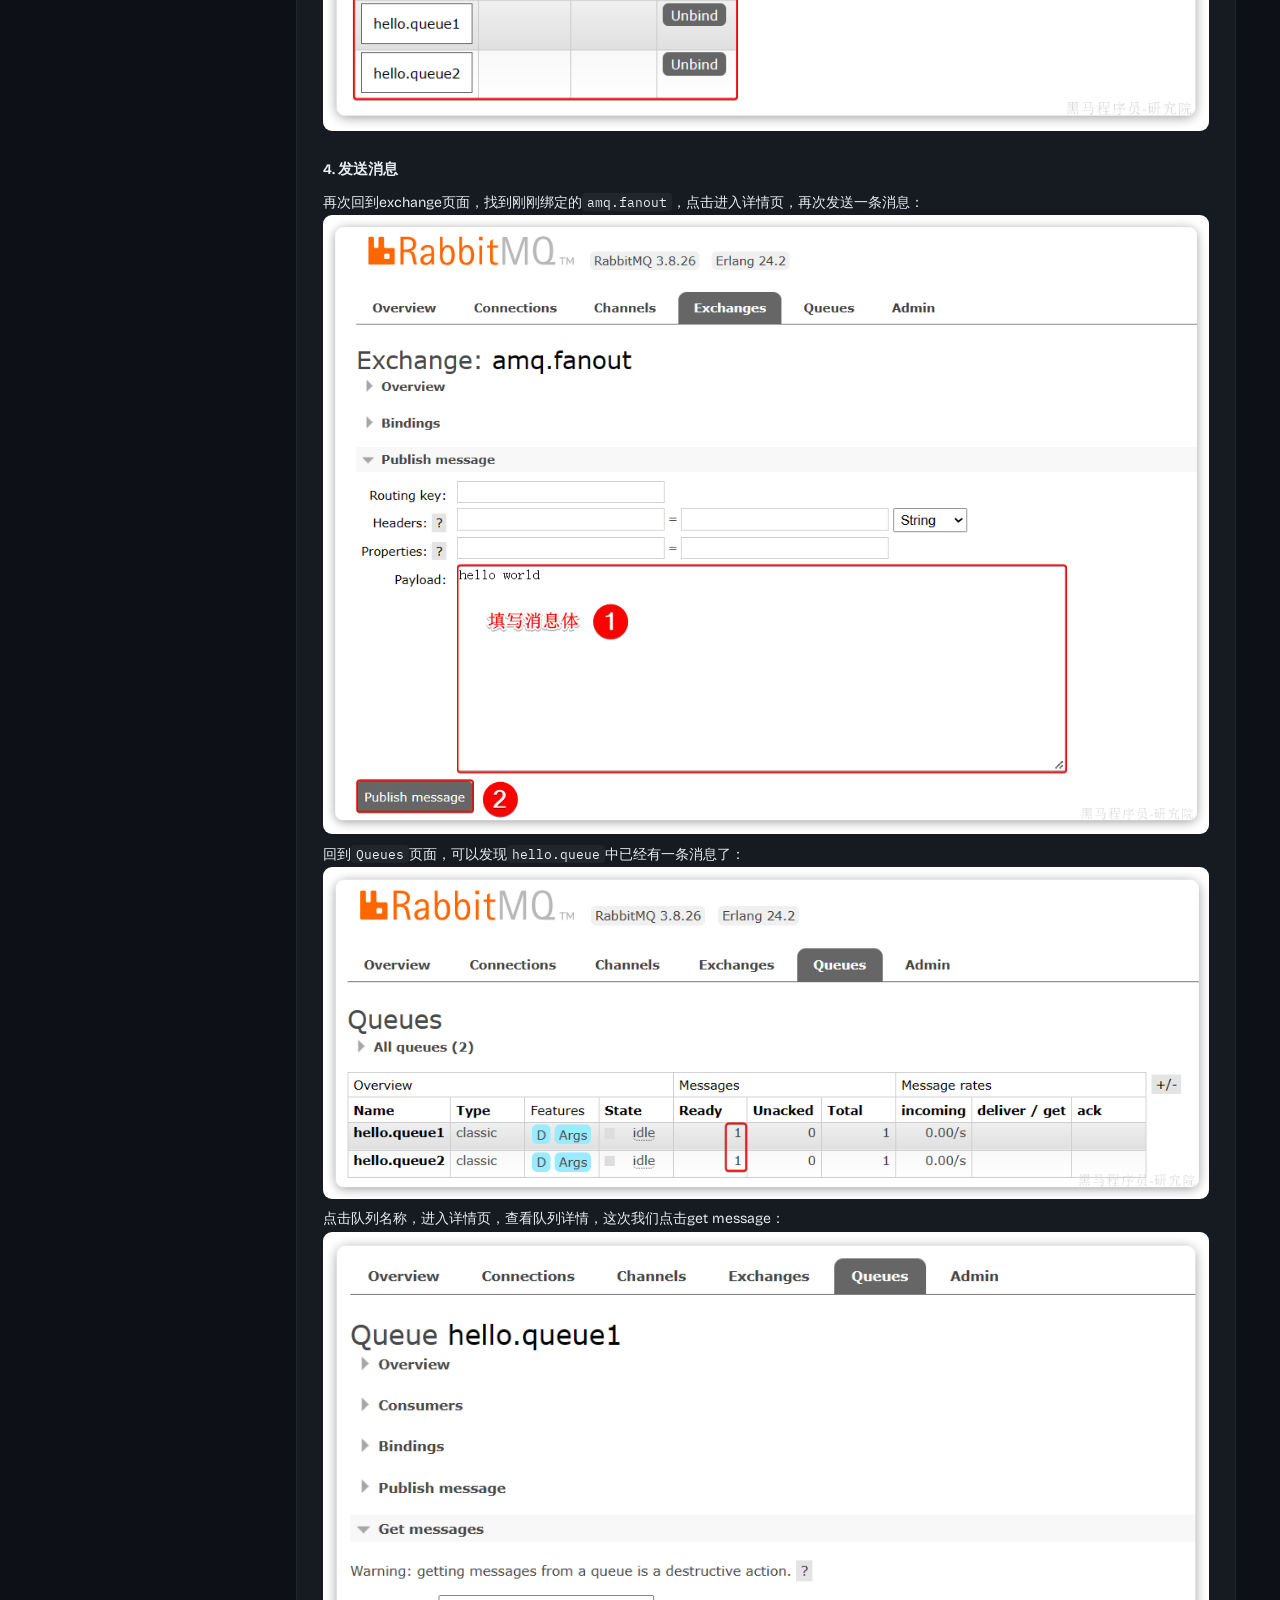
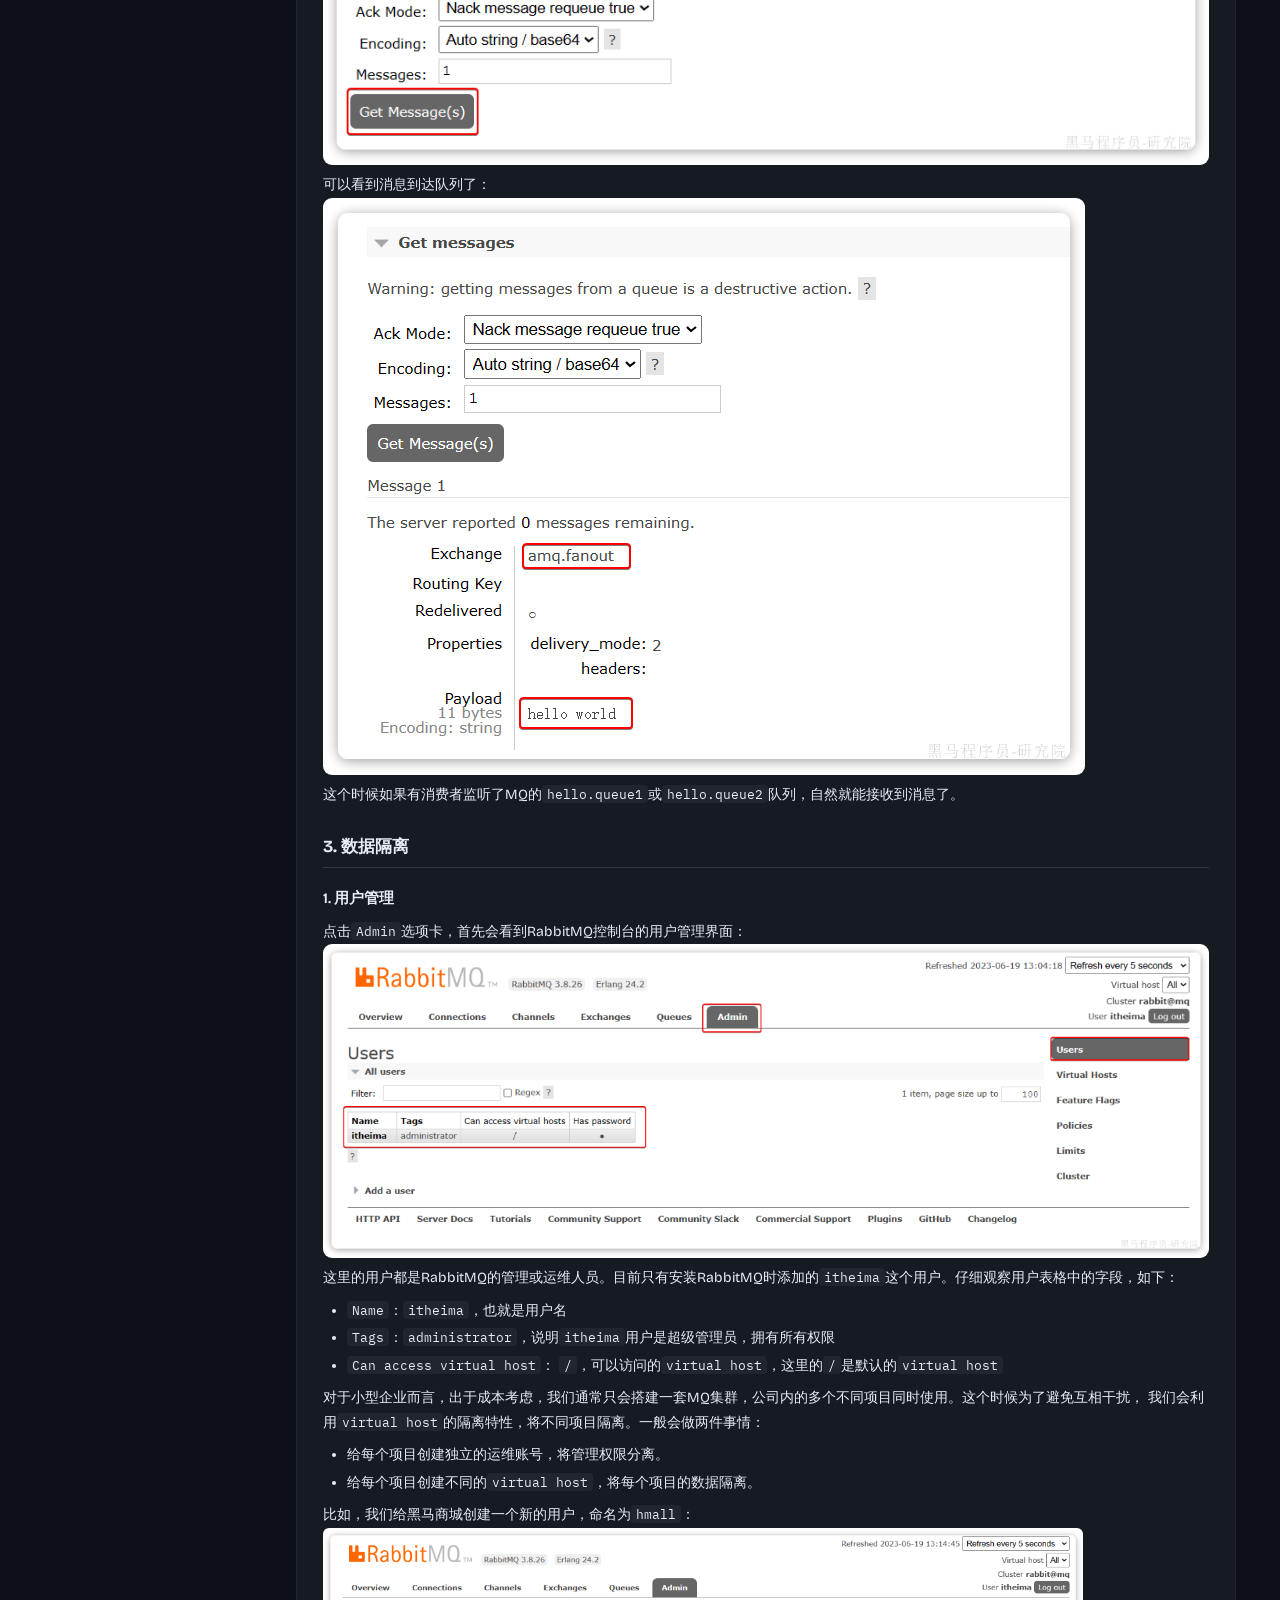
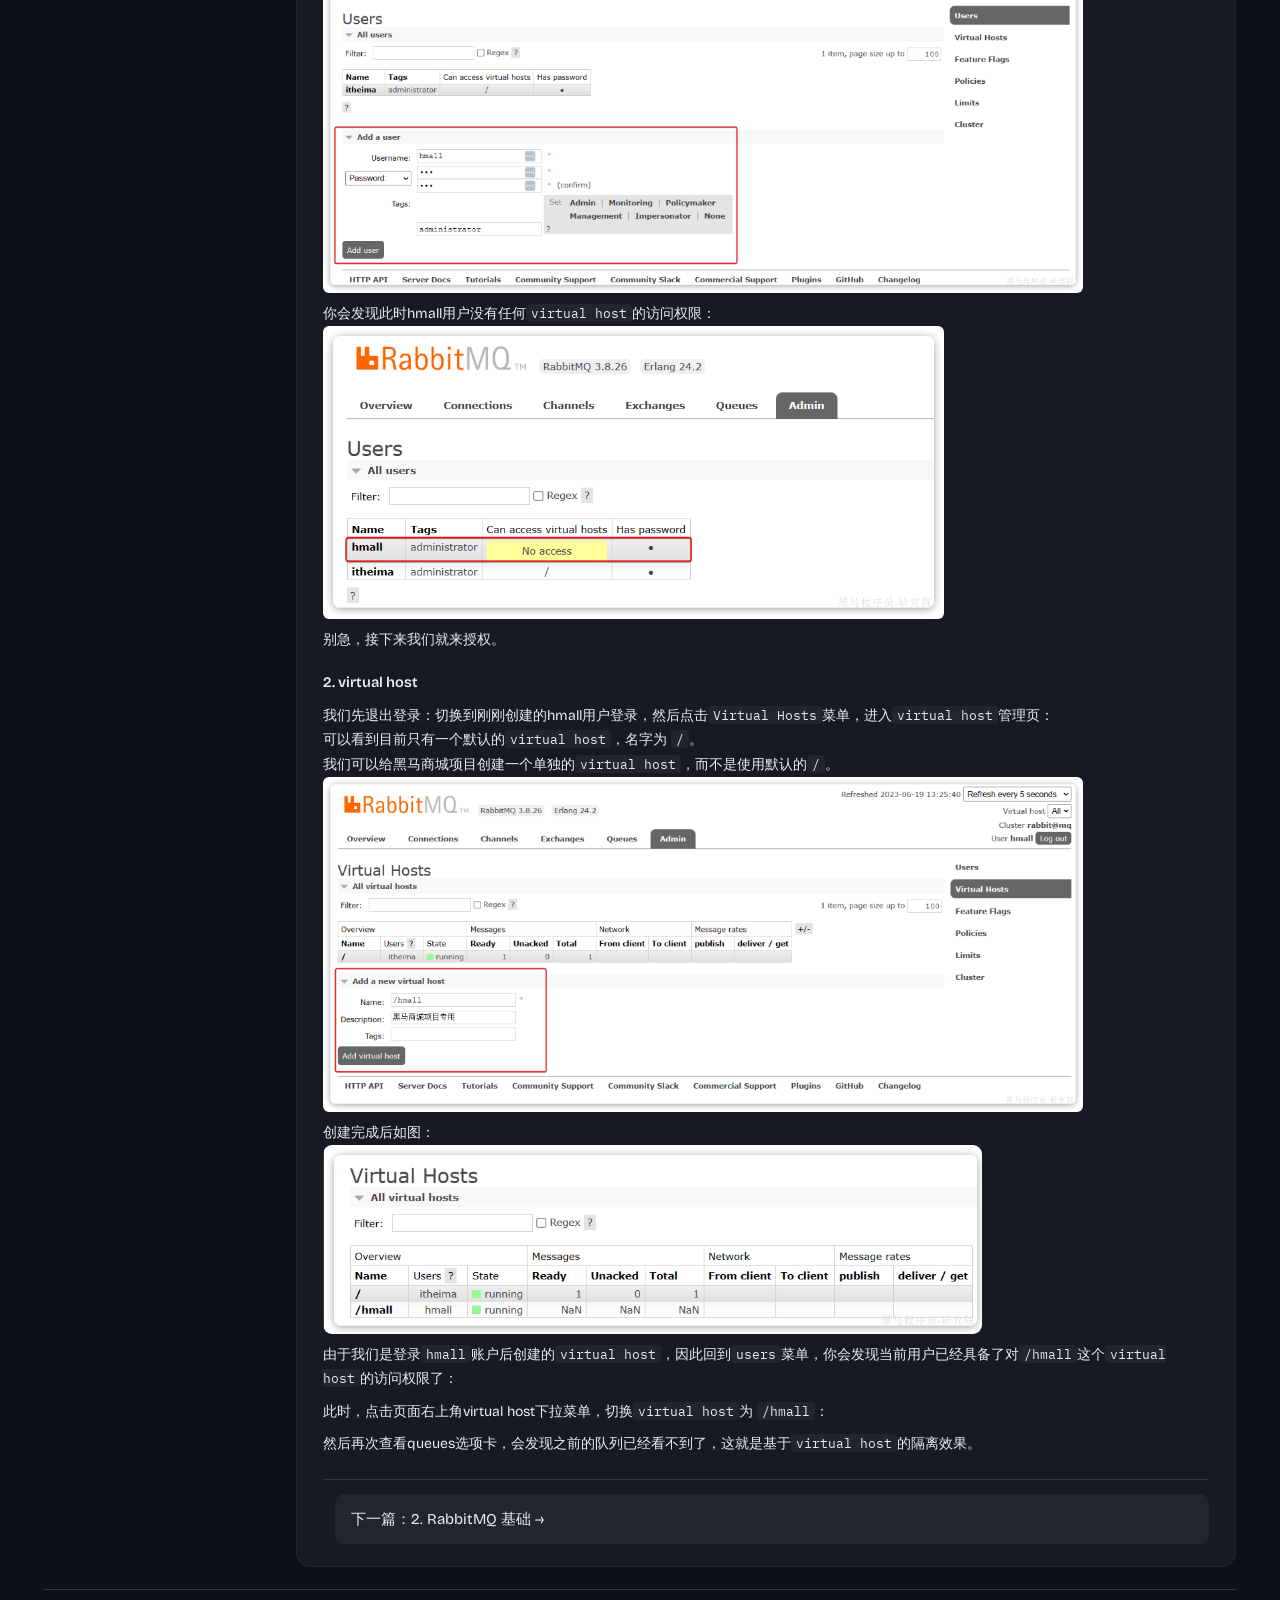
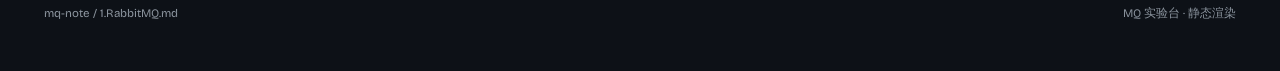
<file: mq-frontend/notes/1.html>
<!DOCTYPE html>
<html lang="zh-CN">
<head>
<meta charset="UTF-8">
<meta name="viewport" content="width=device-width, initial-scale=1">
<title>RabbitMQ · MQ 实验台</title>
<link rel="preconnect" href="https://fonts.googleapis.com">
<link rel="preconnect" href="https://fonts.gstatic.com" crossorigin>
<link rel="stylesheet" media="print" onload="this.media='all'"
      href="https://fonts.googleapis.com/css2?family=Bricolage+Grotesque:opsz,wght@12..96,500;12..96,700&family=IBM+Plex+Mono:wght@400;500&display=swap">
<link rel="stylesheet" href="../css/style.css">
</head>
<body>
<header class="topbar">
  <div class="brand">
    <span class="brand-mark" aria-hidden="true"></span>
    <div>
      <h1>MQ 实验台</h1>
    </div>
  </div>
  <nav class="nav" aria-label="主导航"><a href="../index.html">总览</a><a href="../trade.html">业务链路</a><a href="../reliability.html">消息可靠性</a><a href="../consume.html">消费结果</a><a href="../notes.html" class="on">学习笔记</a></nav>
  <div class="topbar-side">
    <a class="mgmt" href="http://192.168.146.130:15672" target="_blank" rel="noopener">管理台</a>
  </div>
</header>
<div class="note-layout">
<aside class="toc" aria-label="目录"><div class="toc-title">目录</div><a class="lv2" href="#sec-1">1. 部署</a><a class="lv2" href="#sec-2">2. 收发消息</a><a class="lv3" href="#sec-3">1. 交换机</a><a class="lv3" href="#sec-4">2. 队列</a><a class="lv3" href="#sec-5">3. 绑定关系</a><a class="lv3" href="#sec-6">4. 发送消息</a><a class="lv2" href="#sec-7">3. 数据隔离</a><a class="lv3" href="#sec-8">1. 用户管理</a><a class="lv3" href="#sec-9">2. virtual host</a></aside>
<div class="md-wrap">
  <div class="md-head">
    <h2>《1. RabbitMQ》</h2>
    <p class="fine">部署 · 收发消息 · 数据隔离</p>
  </div>
  <article class="md-body">
<h1>RabbitMQ</h1>
<p>RabbitMQ 是基于 AMQP（高级消息队列协议）的开源消息中间件，主要用于分布式系统中的应用解耦、异步处理、流量削峰以及复杂消息路由。</p>
<p><strong>核心架构与基本概念</strong>：</p>
<p>RabbitMQ 的核心设计建立在生产者、交换机、队列和消费者之间的解耦关系上：</p>
<p><img src="images/image-20260806210240912.png" alt="image-20260806210240912" style="zoom:67%;" /></p>
<ul>
<li><strong>Producer（生产者）</strong>：发布消息的应用端。</li>
<li><strong>Exchange（交换机）</strong>：接收生产者发送的消息，并根据路由规则将消息投递到绑定的队列中。</li>
<li><strong>Queue（消息队列）</strong>：消息的存储容器，遵循 FIFO（先进先出）原则，保存消息直到被消费者接收。</li>
<li><strong>Binding（绑定规则）</strong>：建立 Exchange 与 Queue 之间的关联，通常带有 Binding Key。</li>
<li><strong>Routing Key（路由键）</strong>：生产者发送消息时附带的路由标识。</li>
<li><strong>Consumer（消费者）</strong>：订阅队列并处理消息的应用端。</li>
<li><strong>virtual host（虚拟主机）</strong>：起到数据隔离的作用。每个虚拟主机相互独立，有各自的exchange、queue</li>
</ul>
<h2 id="sec-1">1. 部署</h2>
<p>基于Docker来安装RabbitMQ</p>
<pre><code class="language-shell">docker run -d \
 --name rabbitmq \
 --hostname mq \
 --restart=always \
 -p 15672:15672 \
 -p 5672:5672 \
 -e RABBITMQ_DEFAULT_USER=admin \
 -e RABBITMQ_DEFAULT_PASS=admin \
 -v mq-data-312:/var/lib/rabbitmq \
 -v mq-plugins-312:/plugins \
 rabbitmq:3.12-management
</code></pre>
<ul>
<li>15672：RabbitMQ提供的管理控制台的端口</li>
<li>5672：RabbitMQ的消息发送处理接口</li>
</ul>
<p>访问 http://192.168.146.130:15672即可看到管理控制台。首次访问需要登录，默认的用户名和密码在配置文件中已经指定了。</p>
<h2 id="sec-2">2. 收发消息</h2>
<table>
<thead>
<tr>
<th><strong>组件</strong></th>
<th><strong>推荐格式</strong></th>
<th><strong>示例</strong></th>
<th><strong>解释</strong></th>
</tr>
</thead>
<tbody>
<tr>
<td><strong>交换机 (Exchange)</strong></td>
<td><code>项目名.业务模块.类型.exchange</code></td>
<td><code>mall.order.direct.exchange</code></td>
<td>明确指出属于哪个项目、哪个模块以及交换机类型。</td>
</tr>
<tr>
<td><strong>队列 (Queue)</strong></td>
<td><code>项目名.业务模块.具体操作.queue</code></td>
<td><code>mall.order.cancel.queue</code></td>
<td>明确指出这个队列里的消息是用来做什么的。</td>
</tr>
<tr>
<td><strong>路由键 (Routing Key)</strong></td>
<td><code>业务模块.动作.状态</code></td>
<td><code>order.payment.success</code></td>
<td>使用 <code>.</code> 分隔，名词+动词/状态，方便与 Topic 交换机的通配符（<code>*</code> 或 <code>#</code>）结合使用。</td>
</tr>
</tbody>
</table>
<h3 id="sec-3">1. 交换机</h3>
<p>我们打开Exchanges选项卡，可以看到已经存在很多交换机：<br />
<img alt="image-20260806212838457" src="images/image-20260806212838457.png" /><br />
我们点击任意交换机，即可进入交换机详情页面。利用控制台中的publish message 发送一条消息：</p>
<p><img alt="image-20260806212926576" src="images/image-20260806212926576.png" /><br />
这里是由控制台模拟了生产者发送的消息。由于没有消费者存在，最终消息丢失了，这样说明交换机没有存储消息的能力。</p>
<h3 id="sec-4">2. 队列</h3>
<p>我们打开<code>Queues</code>选项卡，新建一个队列：<br />
命名为<code>hello.queue1</code>：<br />
<img alt="image-20260806213044288" src="images/image-20260806213044288.png" /><br />
再以相同的方式，创建一个队列，名字为<code>hello.queue2</code>，最终队列列表如下：<br />
<img alt="image-20260806213207103" src="images/image-20260806213207103.png" /><br />
此时，我们再次向<code>amq.fanout</code>交换机发送一条消息。会发现消息依然没有到达队列！！<br />
怎么回事呢？<br />
发送到交换机的消息，只会路由到与其绑定的队列，因此仅仅创建队列是不够的，我们还需要将其与交换机绑定。</p>
<h3 id="sec-5">3. 绑定关系</h3>
<p>点击<code>Exchanges</code>选项卡，点击<code>amq.fanout</code>交换机，进入交换机详情页，然后点击<code>Bindings</code>菜单，在表单中填写要绑定的队列名称：<br />
<img alt="image-20260806213220752" src="images/image-20260806213220752.png" /><br />
相同的方式，将hello.queue2也绑定到改交换机。<br />
最终，绑定结果如下：<br />
<img alt="image-20260806213323264" src="images/image-20260806213323264.png" /></p>
<h3 id="sec-6">4. 发送消息</h3>
<p>再次回到exchange页面，找到刚刚绑定的<code>amq.fanout</code>，点击进入详情页，再次发送一条消息：<br />
<img alt="image-20260806213410213" src="images/image-20260806213410213.png" /><br />
回到<code>Queues</code>页面，可以发现<code>hello.queue</code>中已经有一条消息了：<br />
<img alt="image-20260806213432137" src="images/image-20260806213432137.png" /><br />
点击队列名称，进入详情页，查看队列详情，这次我们点击get message：<br />
<img alt="image-20260806213445230" src="images/image-20260806213445230.png" /><br />
可以看到消息到达队列了：<br />
<img alt="image-20260806213534646" src="images/image-20260806213534646.png" /><br />
这个时候如果有消费者监听了MQ的<code>hello.queue1</code>或<code>hello.queue2</code>队列，自然就能接收到消息了。</p>
<h2 id="sec-7">3. 数据隔离</h2>
<h3 id="sec-8">1. 用户管理</h3>
<p>点击<code>Admin</code>选项卡，首先会看到RabbitMQ控制台的用户管理界面：<br />
<img alt="image-20260806214238441" src="images/image-20260806214238441.png" /><br />
这里的用户都是RabbitMQ的管理或运维人员。目前只有安装RabbitMQ时添加的<code>itheima</code>这个用户。仔细观察用户表格中的字段，如下：</p>
<ul>
<li><code>Name</code>：<code>itheima</code>，也就是用户名</li>
<li><code>Tags</code>：<code>administrator</code>，说明<code>itheima</code>用户是超级管理员，拥有所有权限</li>
<li><code>Can access virtual host</code>： <code>/</code>，可以访问的<code>virtual host</code>，这里的<code>/</code>是默认的<code>virtual host</code></li>
</ul>
<p>对于小型企业而言，出于成本考虑，我们通常只会搭建一套MQ集群，公司内的多个不同项目同时使用。这个时候为了避免互相干扰， 我们会利用<code>virtual host</code>的隔离特性，将不同项目隔离。一般会做两件事情：</p>
<ul>
<li>给每个项目创建独立的运维账号，将管理权限分离。</li>
<li>给每个项目创建不同的<code>virtual host</code>，将每个项目的数据隔离。</li>
</ul>
<p>比如，我们给黑马商城创建一个新的用户，命名为<code>hmall</code>：<br />
<img src="images/image-20260806214408996.png" alt="image-20260806214408996" style="zoom:67%;" /><br />
你会发现此时hmall用户没有任何<code>virtual host</code>的访问权限：<br />
<img src="images/image-20260806214416816.png" alt="image-20260806214416816" style="zoom:67%;" /><br />
别急，接下来我们就来授权。</p>
<h3 id="sec-9">2. virtual host</h3>
<p>我们先退出登录：切换到刚刚创建的hmall用户登录，然后点击<code>Virtual Hosts</code>菜单，进入<code>virtual host</code>管理页：<br />
可以看到目前只有一个默认的<code>virtual host</code>，名字为 <code>/</code>。<br />
 我们可以给黑马商城项目创建一个单独的<code>virtual host</code>，而不是使用默认的<code>/</code>。<br />
<img src="images/image-20260806215146725.png" alt="image-20260806215146725" style="zoom:67%;" /><br />
创建完成后如图：<br />
<img alt="image-20260806215424545" src="images/image-20260806215424545.png" /><br />
由于我们是登录<code>hmall</code>账户后创建的<code>virtual host</code>，因此回到<code>users</code>菜单，你会发现当前用户已经具备了对<code>/hmall</code>这个<code>virtual host</code>的访问权限了：</p>
<p>此时，点击页面右上角virtual host下拉菜单，切换<code>virtual host</code>为 <code>/hmall</code>：</p>
<p>然后再次查看queues选项卡，会发现之前的队列已经看不到了，这就是基于<code>virtual host</code>的隔离效果。</p>
  </article>
  <div class="pn"><span></span><a class="note" href="2.html">下一篇：2. RabbitMQ 基础 →</a></div>
</div>
</div>
<footer class="page-foot"><span>mq-note / 1.RabbitMQ.md</span><span>MQ 实验台 · 静态渲染</span></footer>
<script>
(function(){
  var links=[].slice.call(document.querySelectorAll('.toc a[href^="#"]'));
  if(!links.length)return;
  var map={};links.forEach(function(a){map[a.getAttribute("href").slice(1)]=a;});
  var heads=[].slice.call(document.querySelectorAll('.md-body h2[id],.md-body h3[id]'));
  var tops=[];
  function measure(){tops=heads.map(function(h){return h.getBoundingClientRect().top+window.scrollY;});}
  function update(){
    var y=window.scrollY+120,cur=null;
    for(var i=0;i<heads.length;i++){if(tops[i]<=y)cur=heads[i].id;}
    links.forEach(function(a){a.classList.remove("cur");});
    if(cur&&map[cur])map[cur].classList.add("cur");
  }
  addEventListener("scroll",update,{passive:true});
  addEventListener("resize",function(){measure();update();});
  measure();update();
})();
</script>
</body>
</html>
</file>
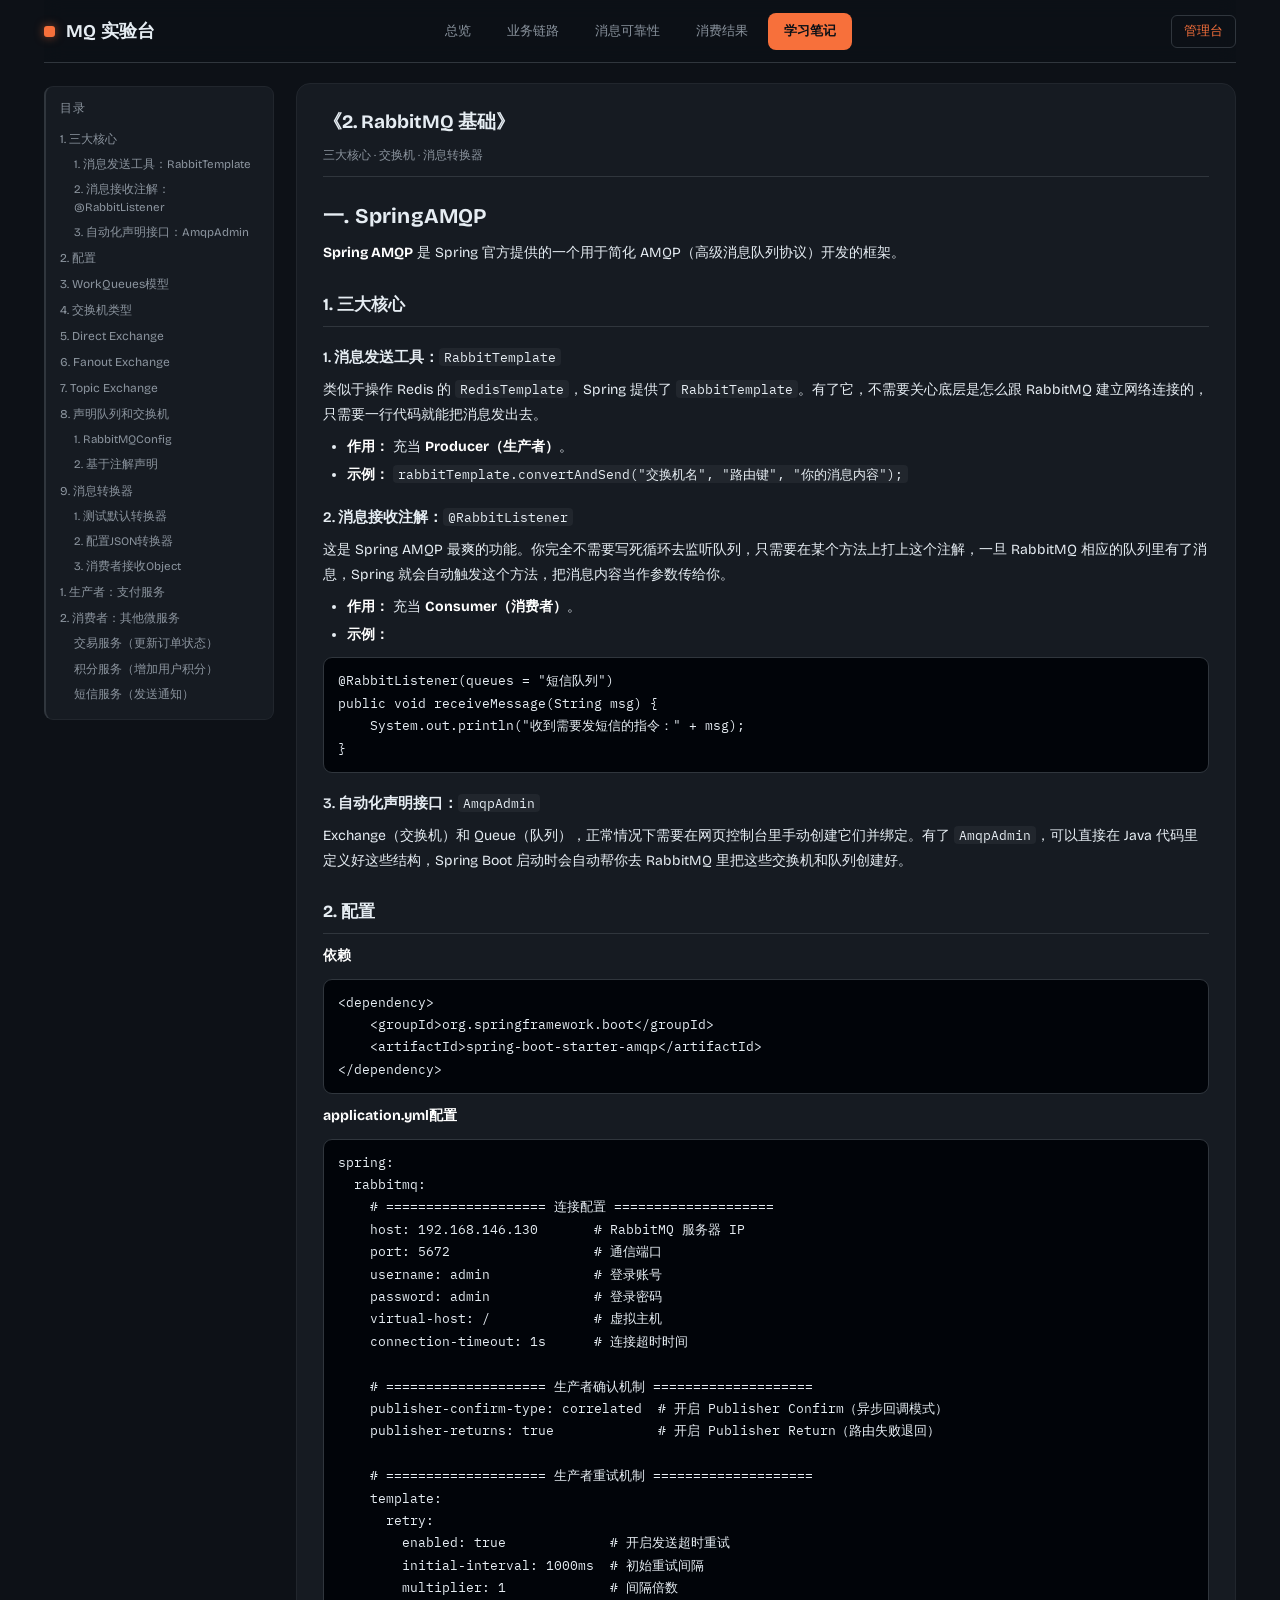
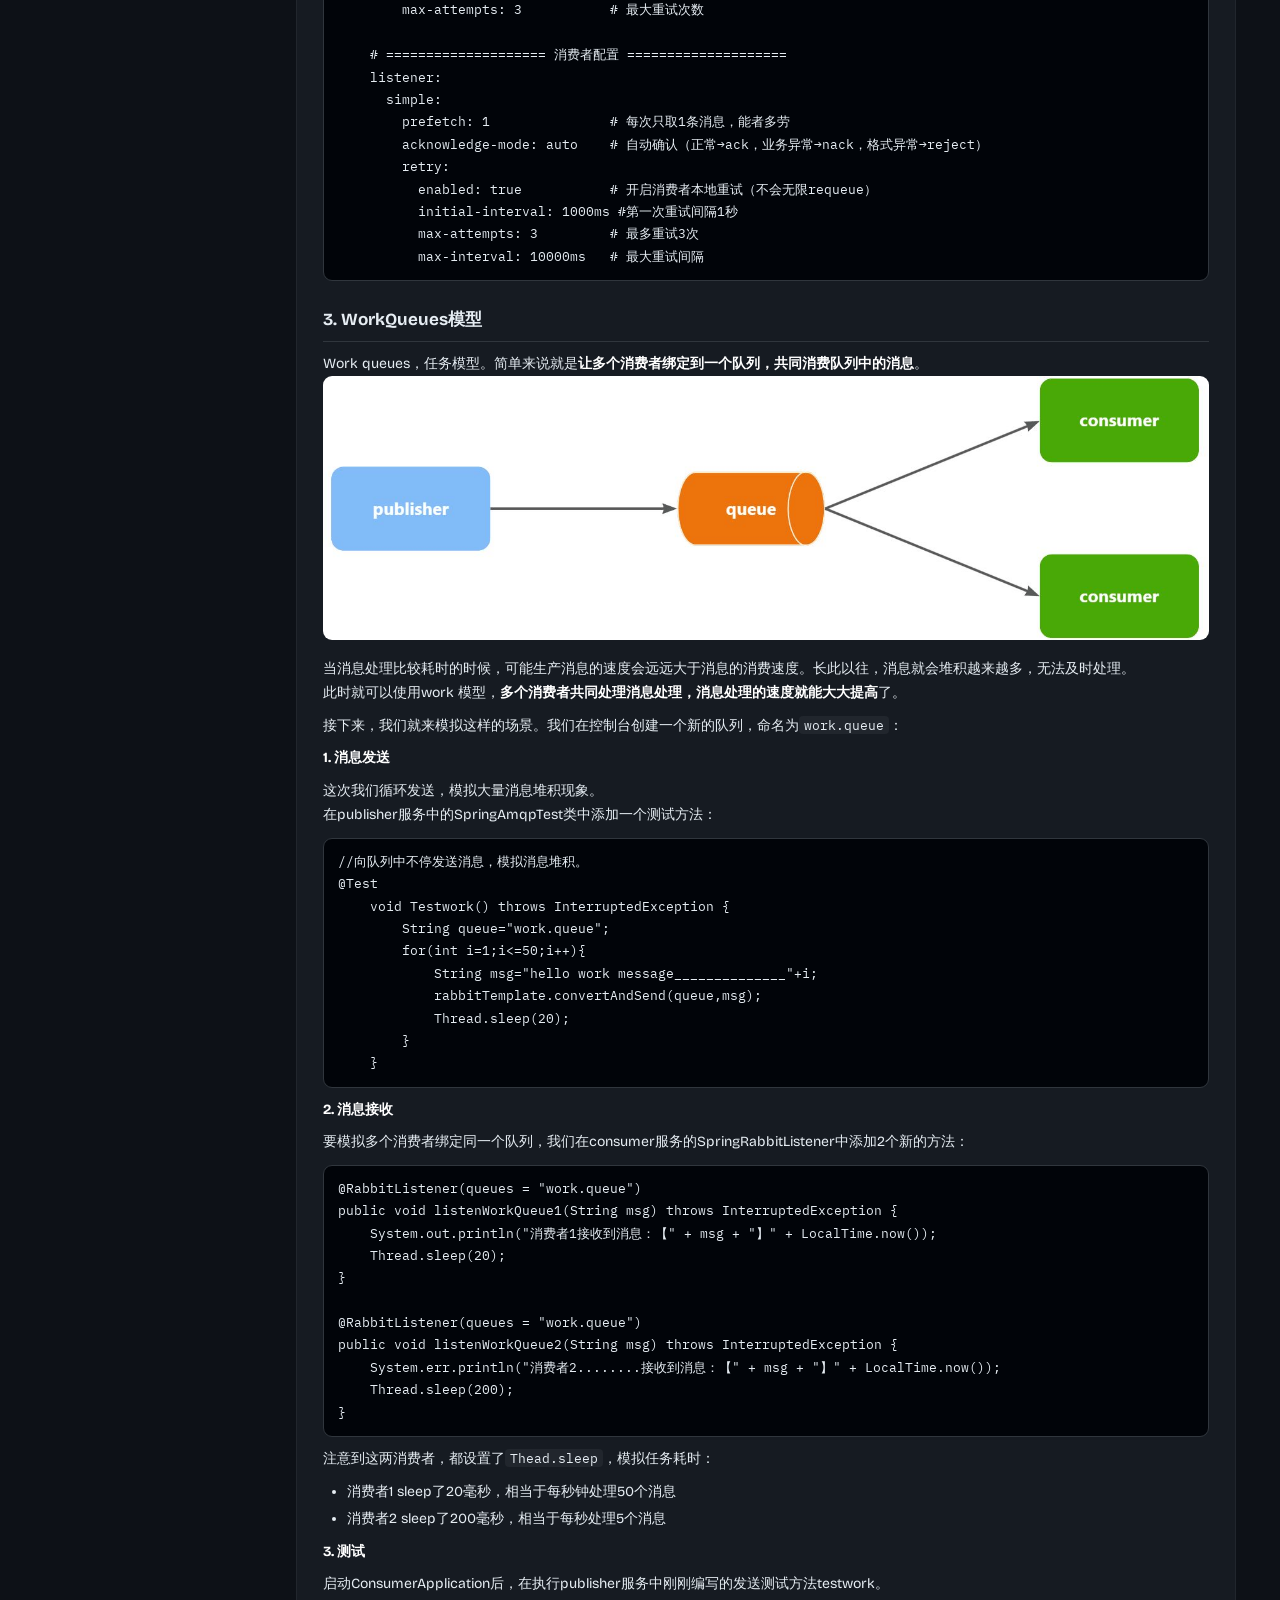
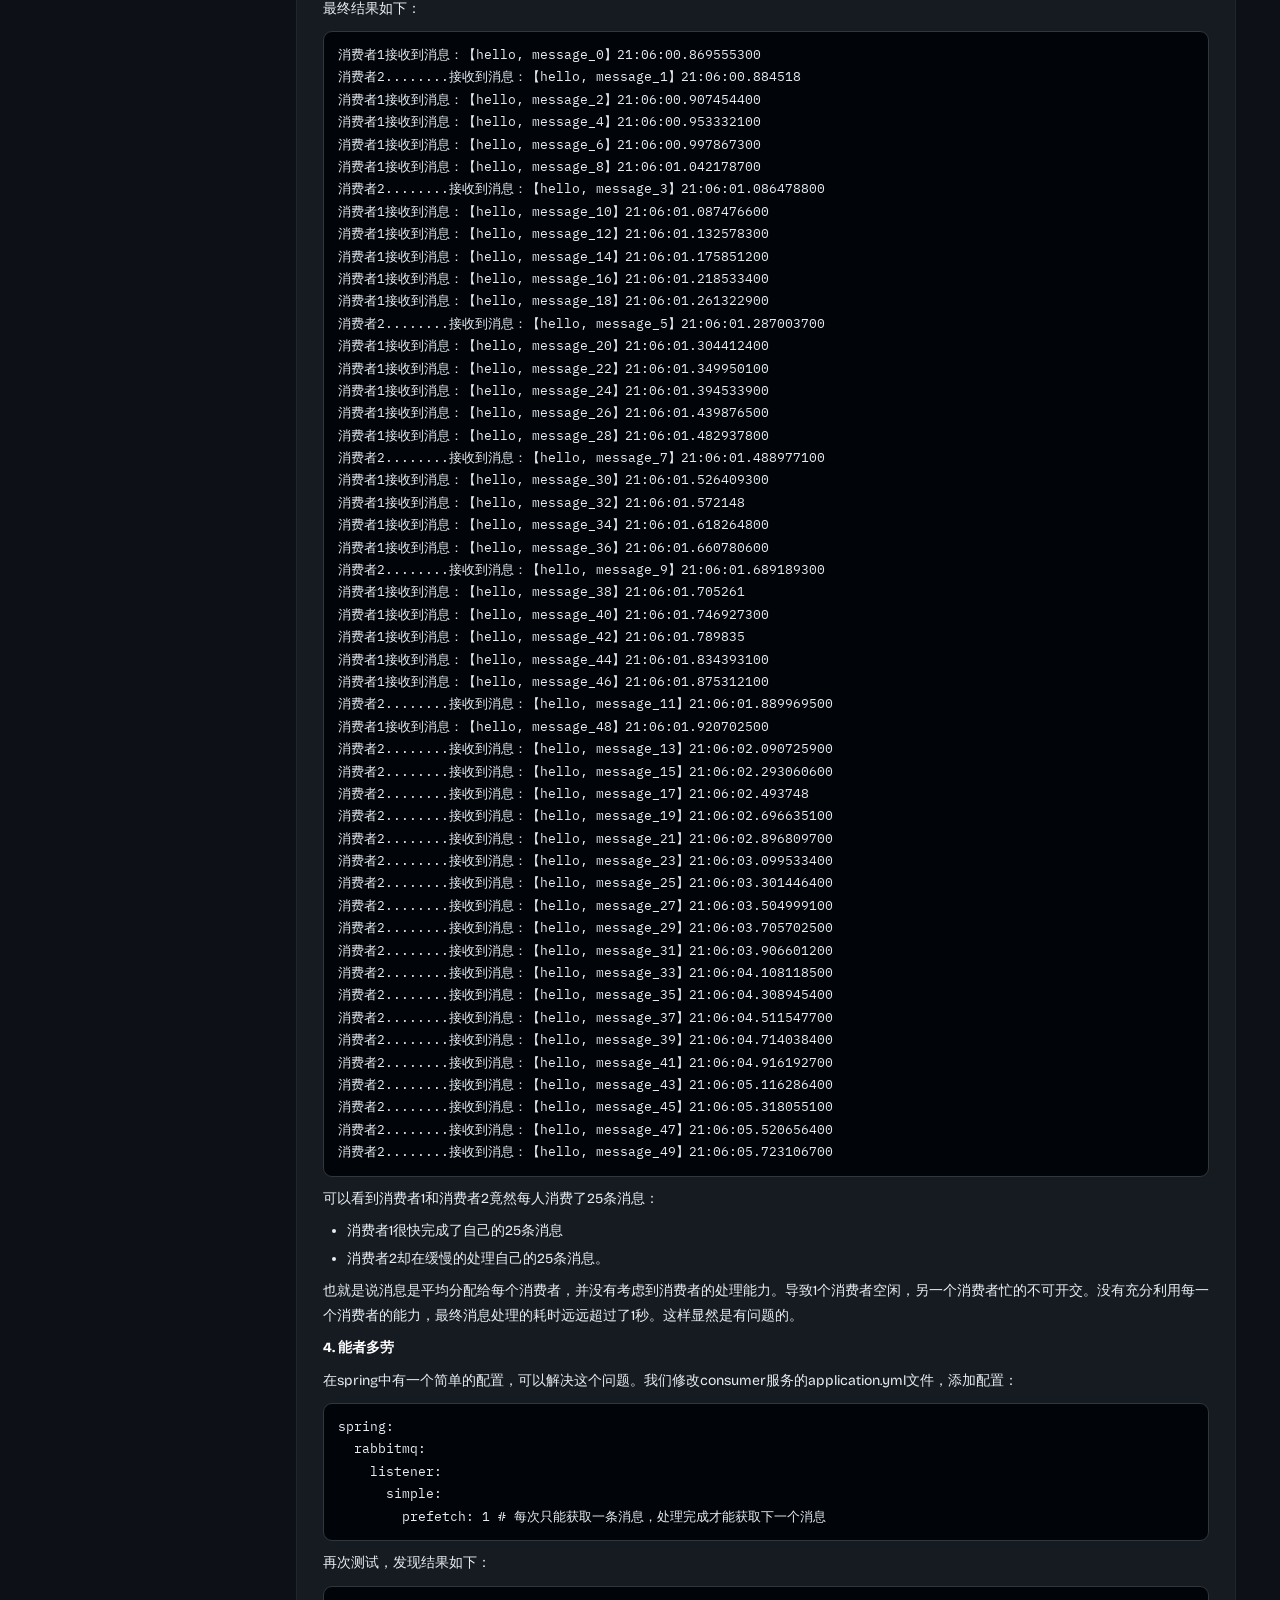
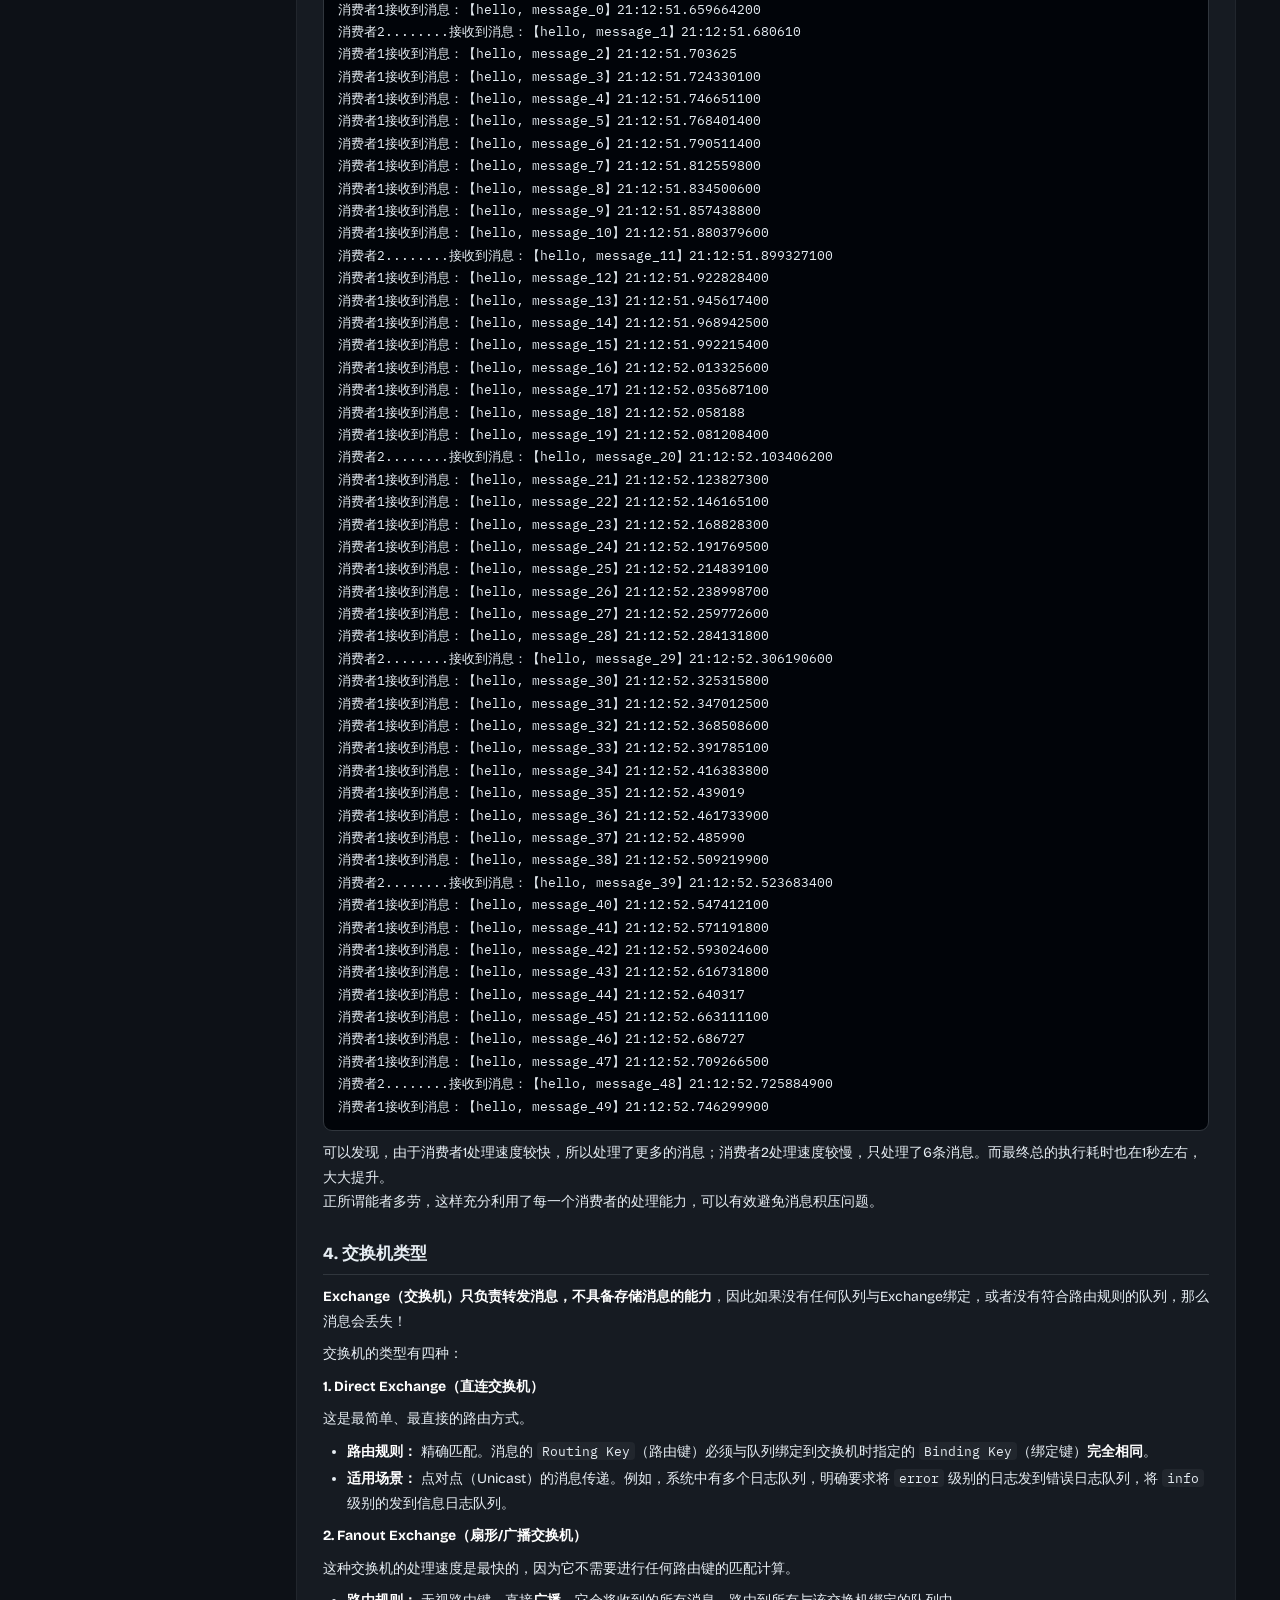
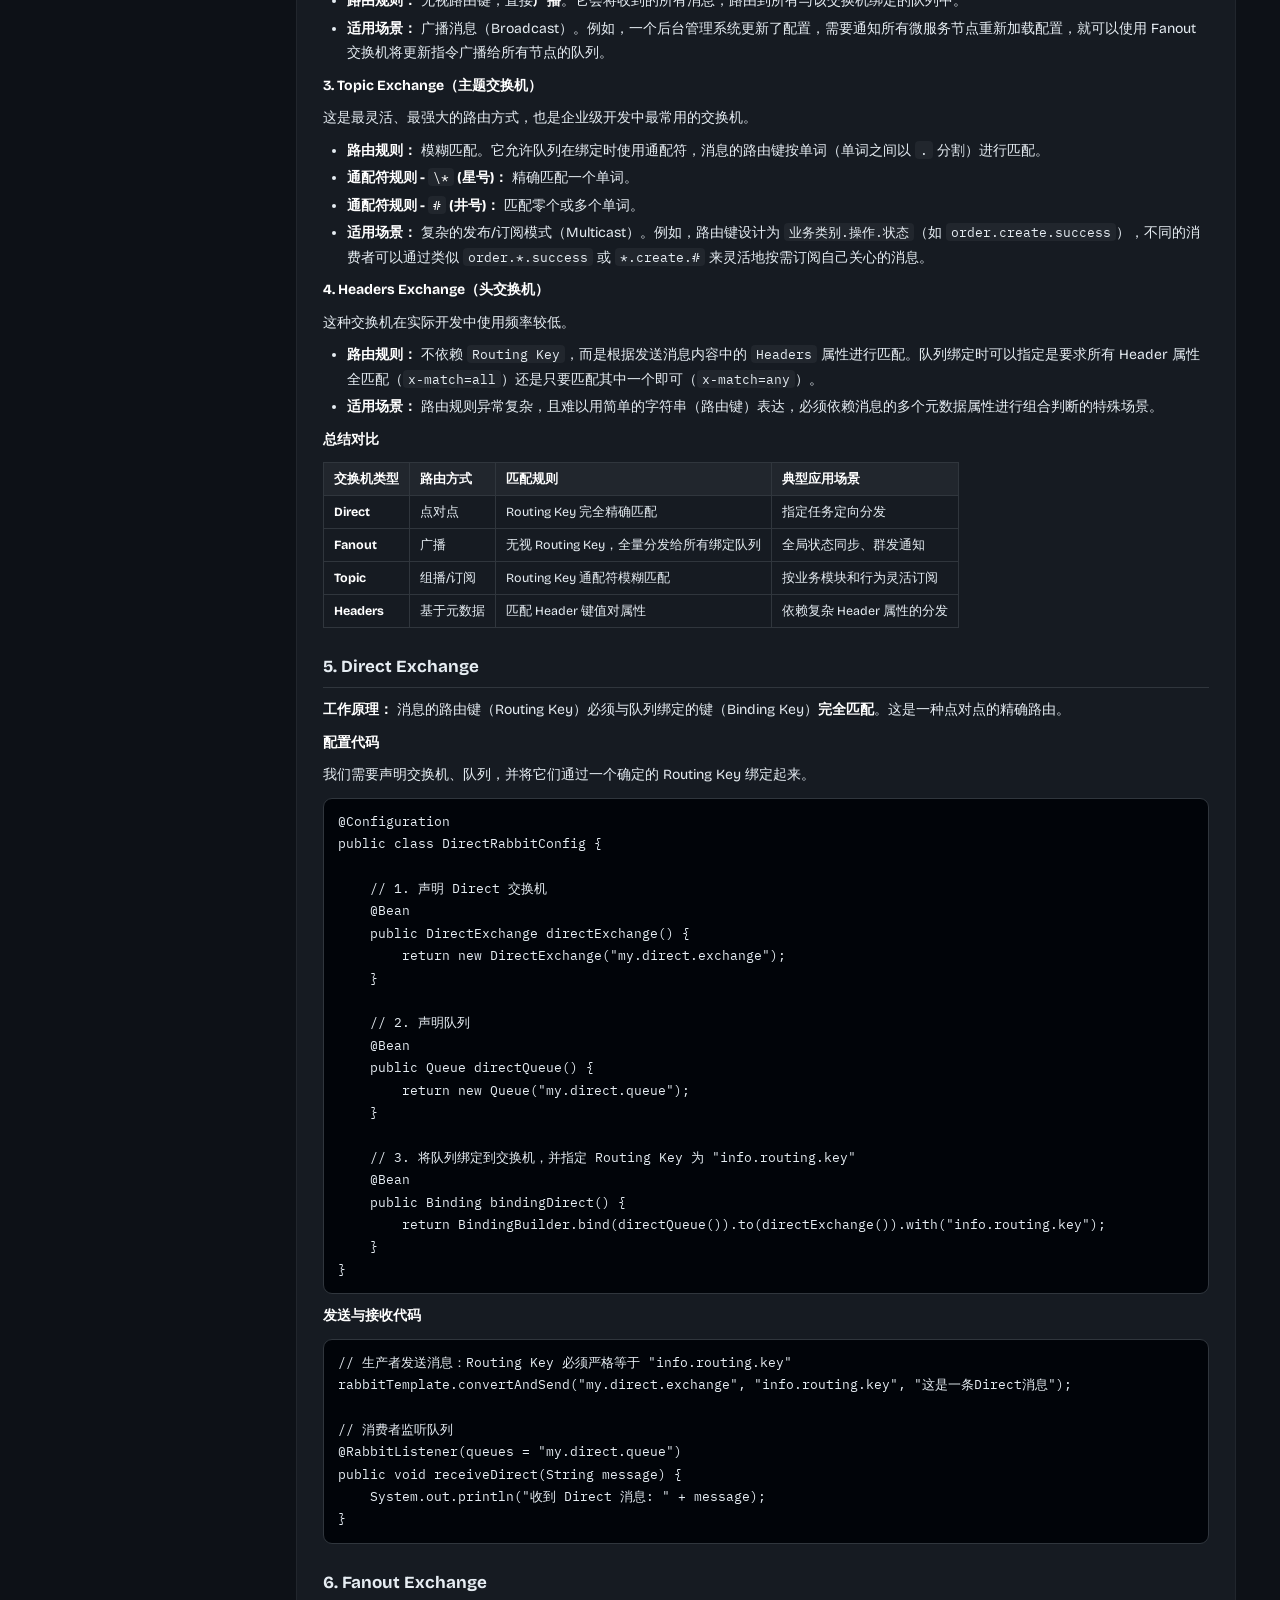
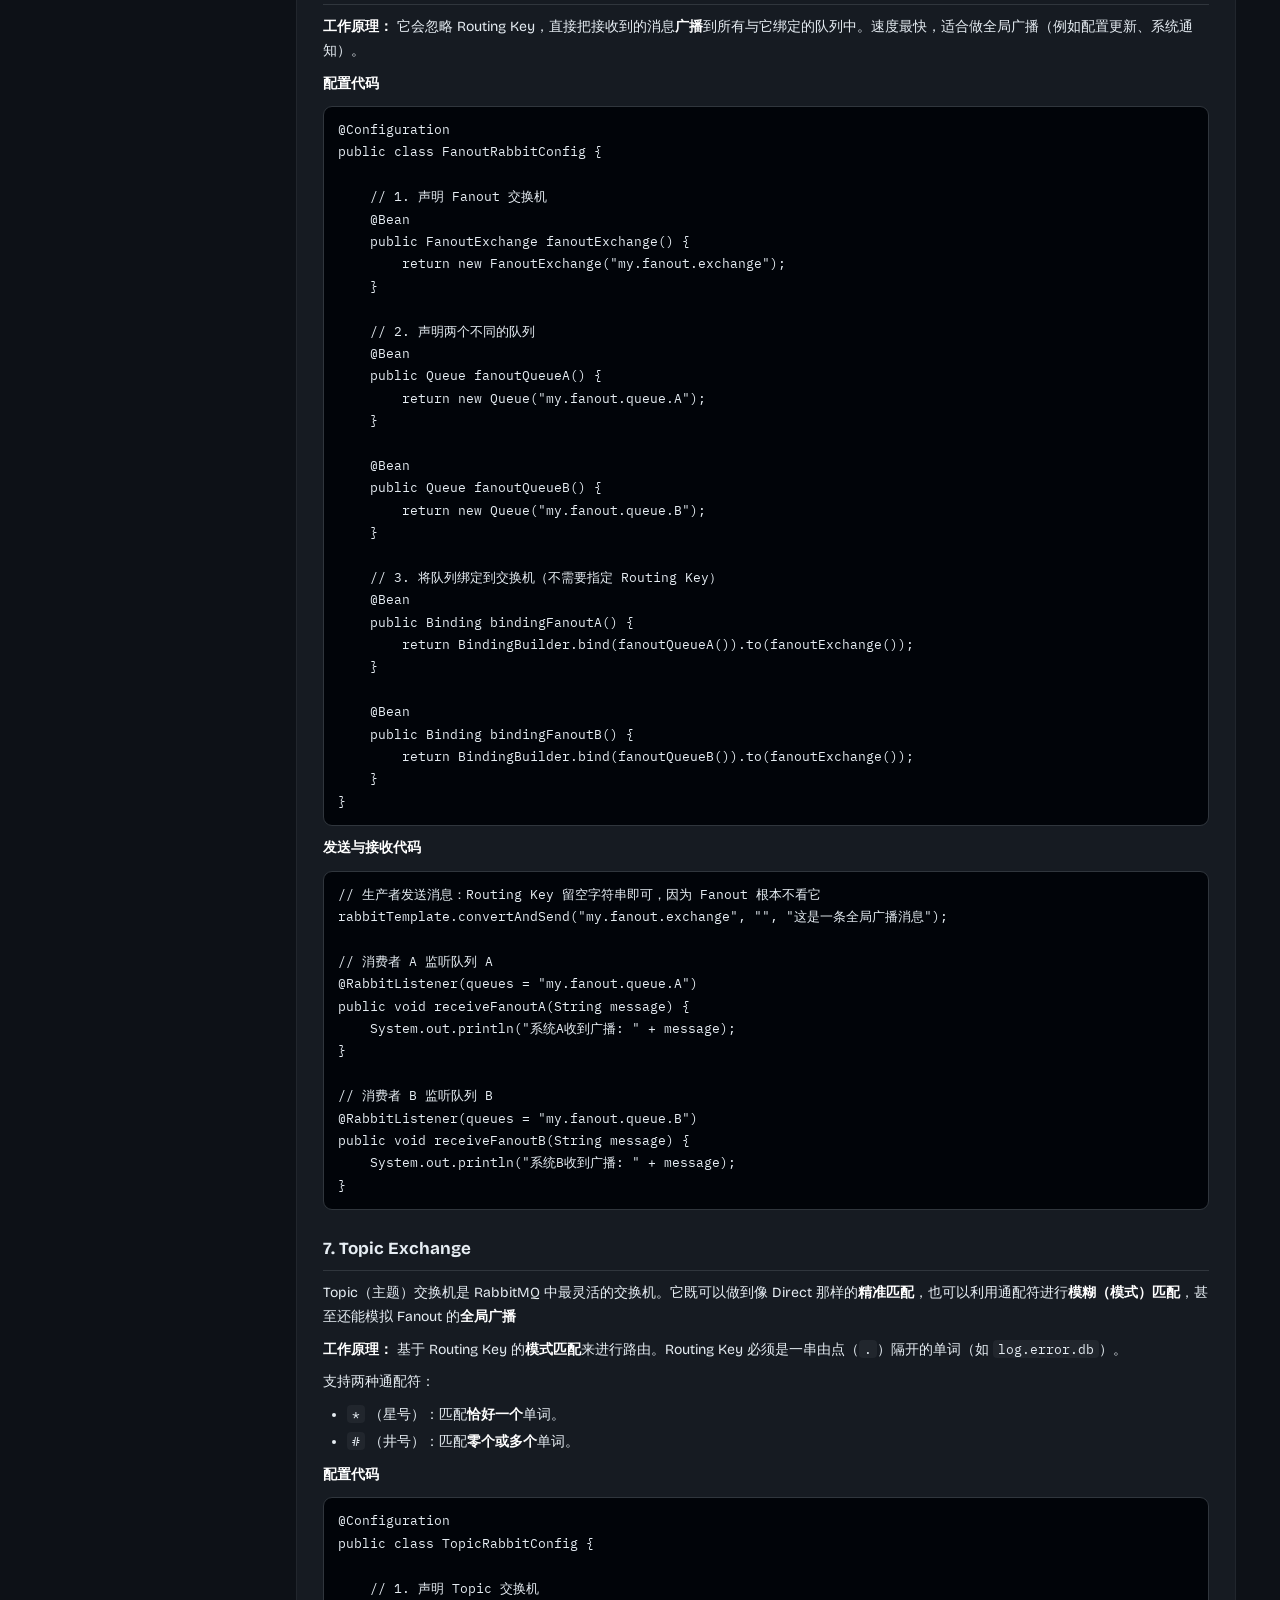
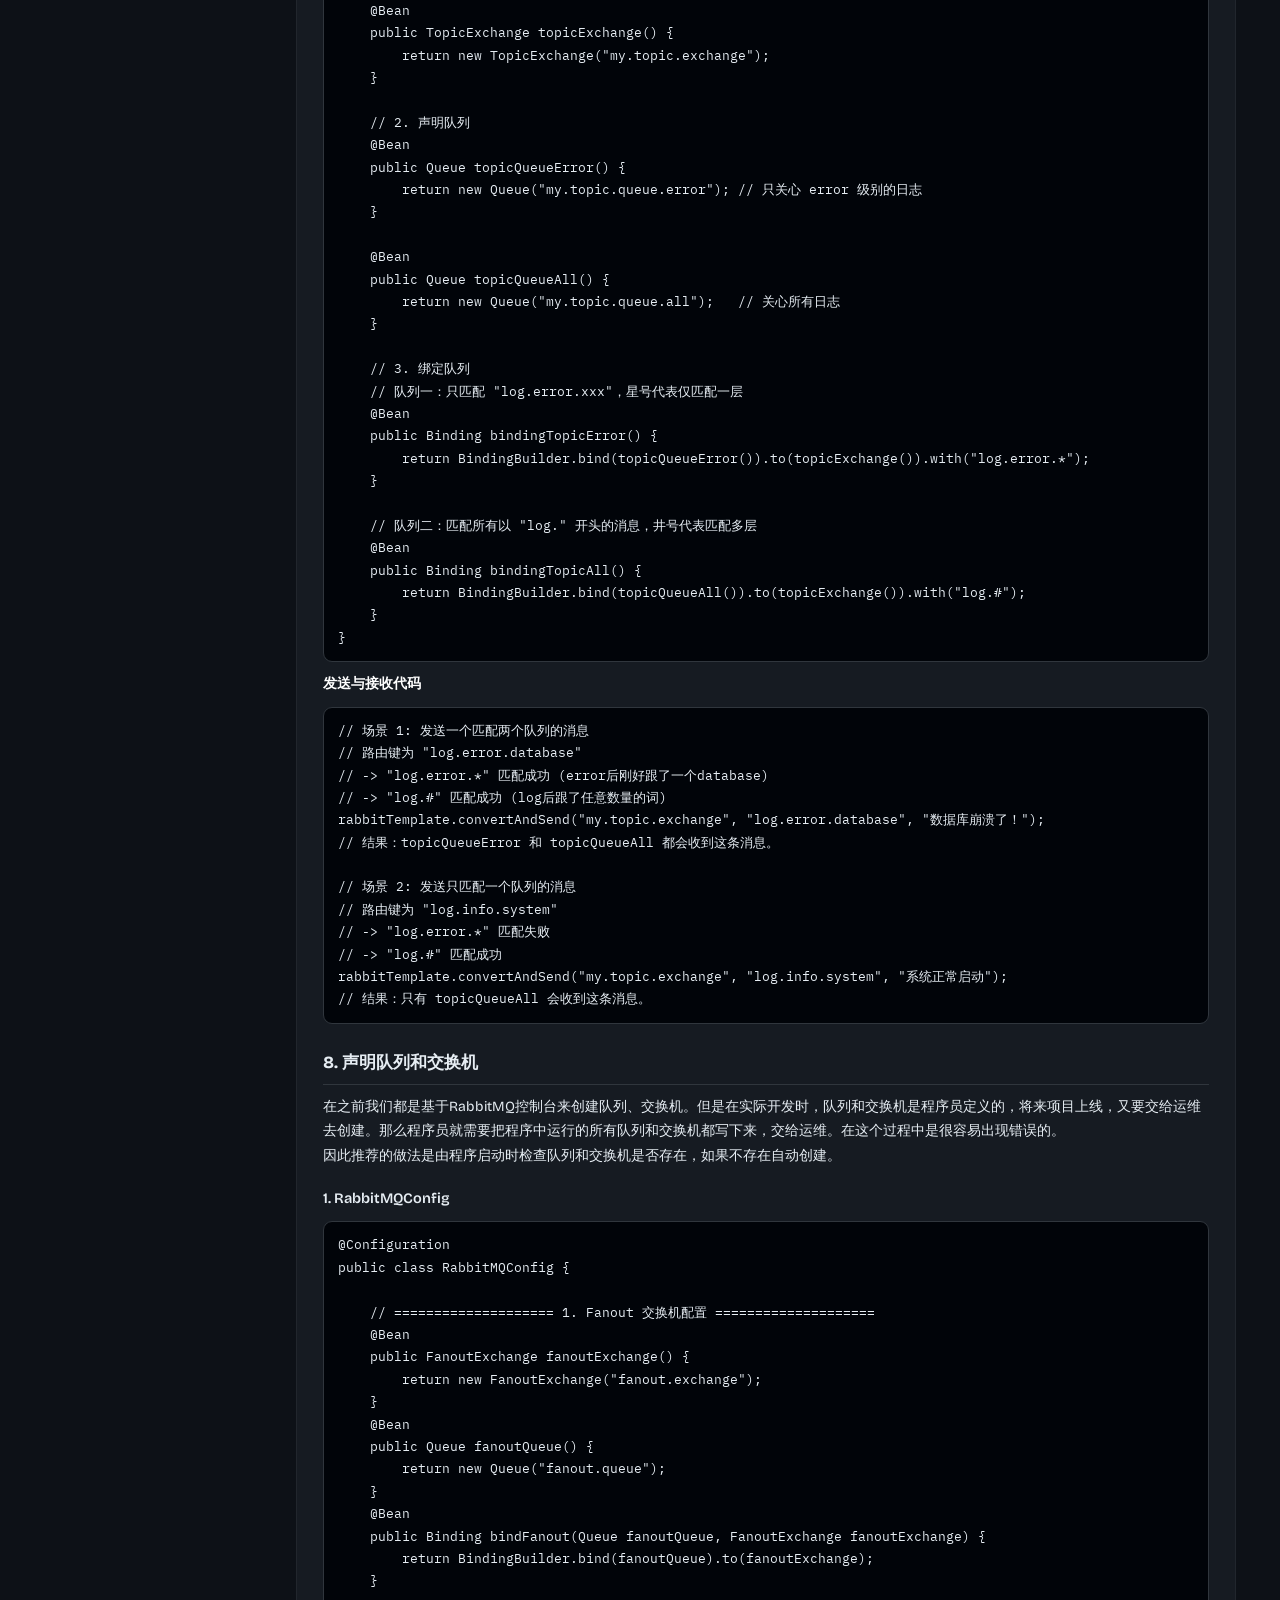
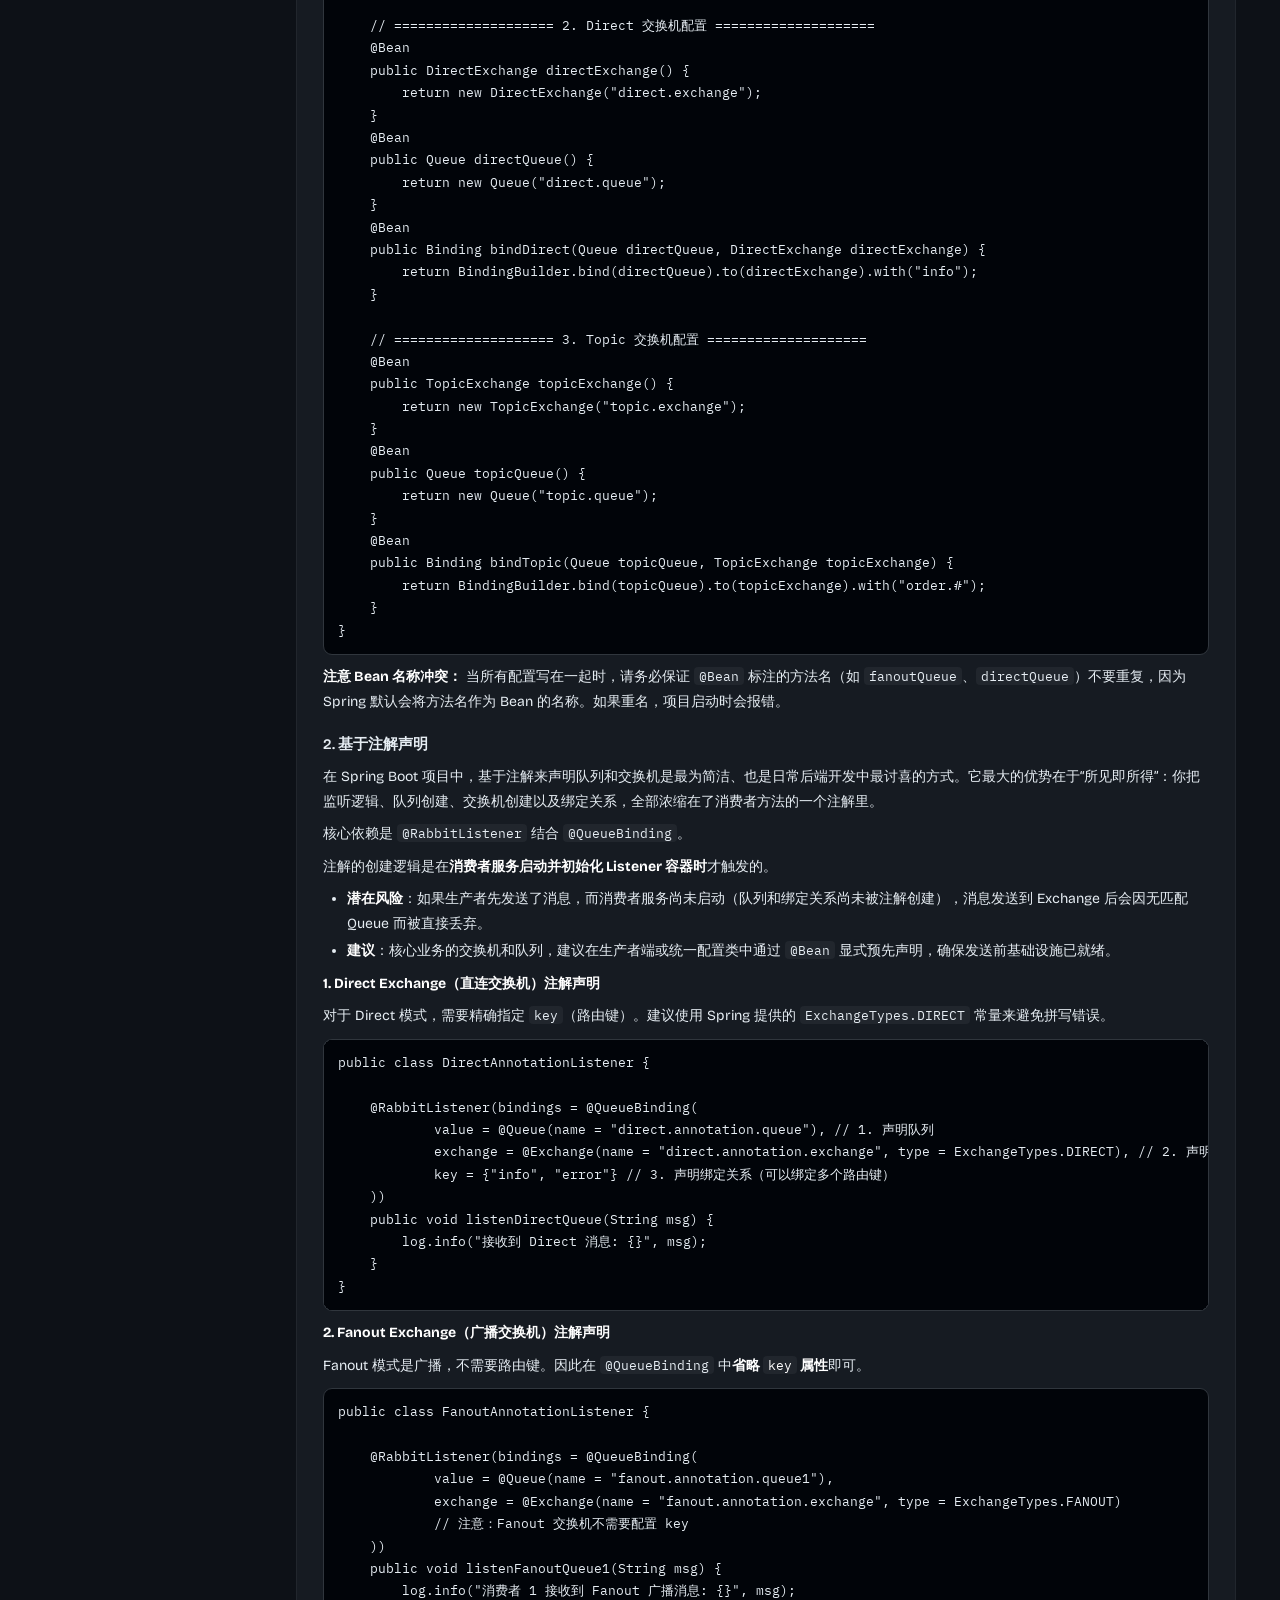
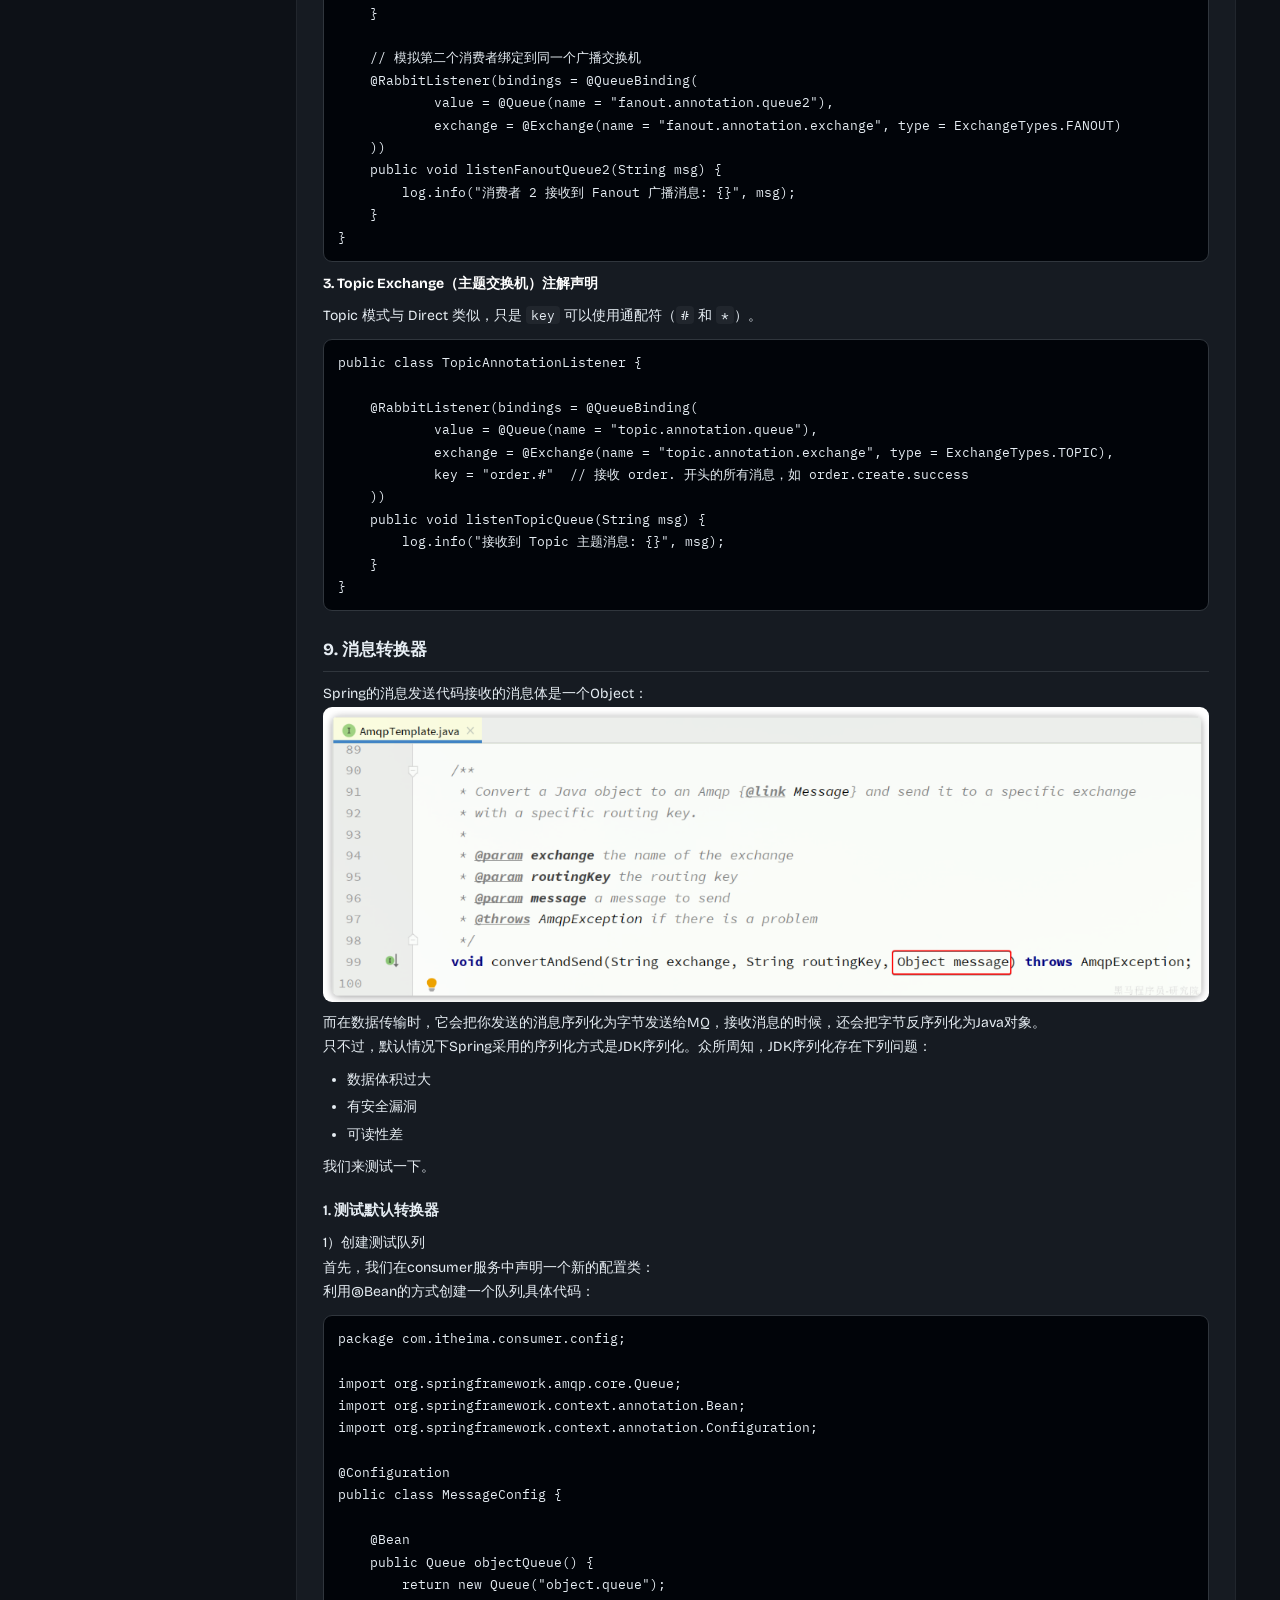
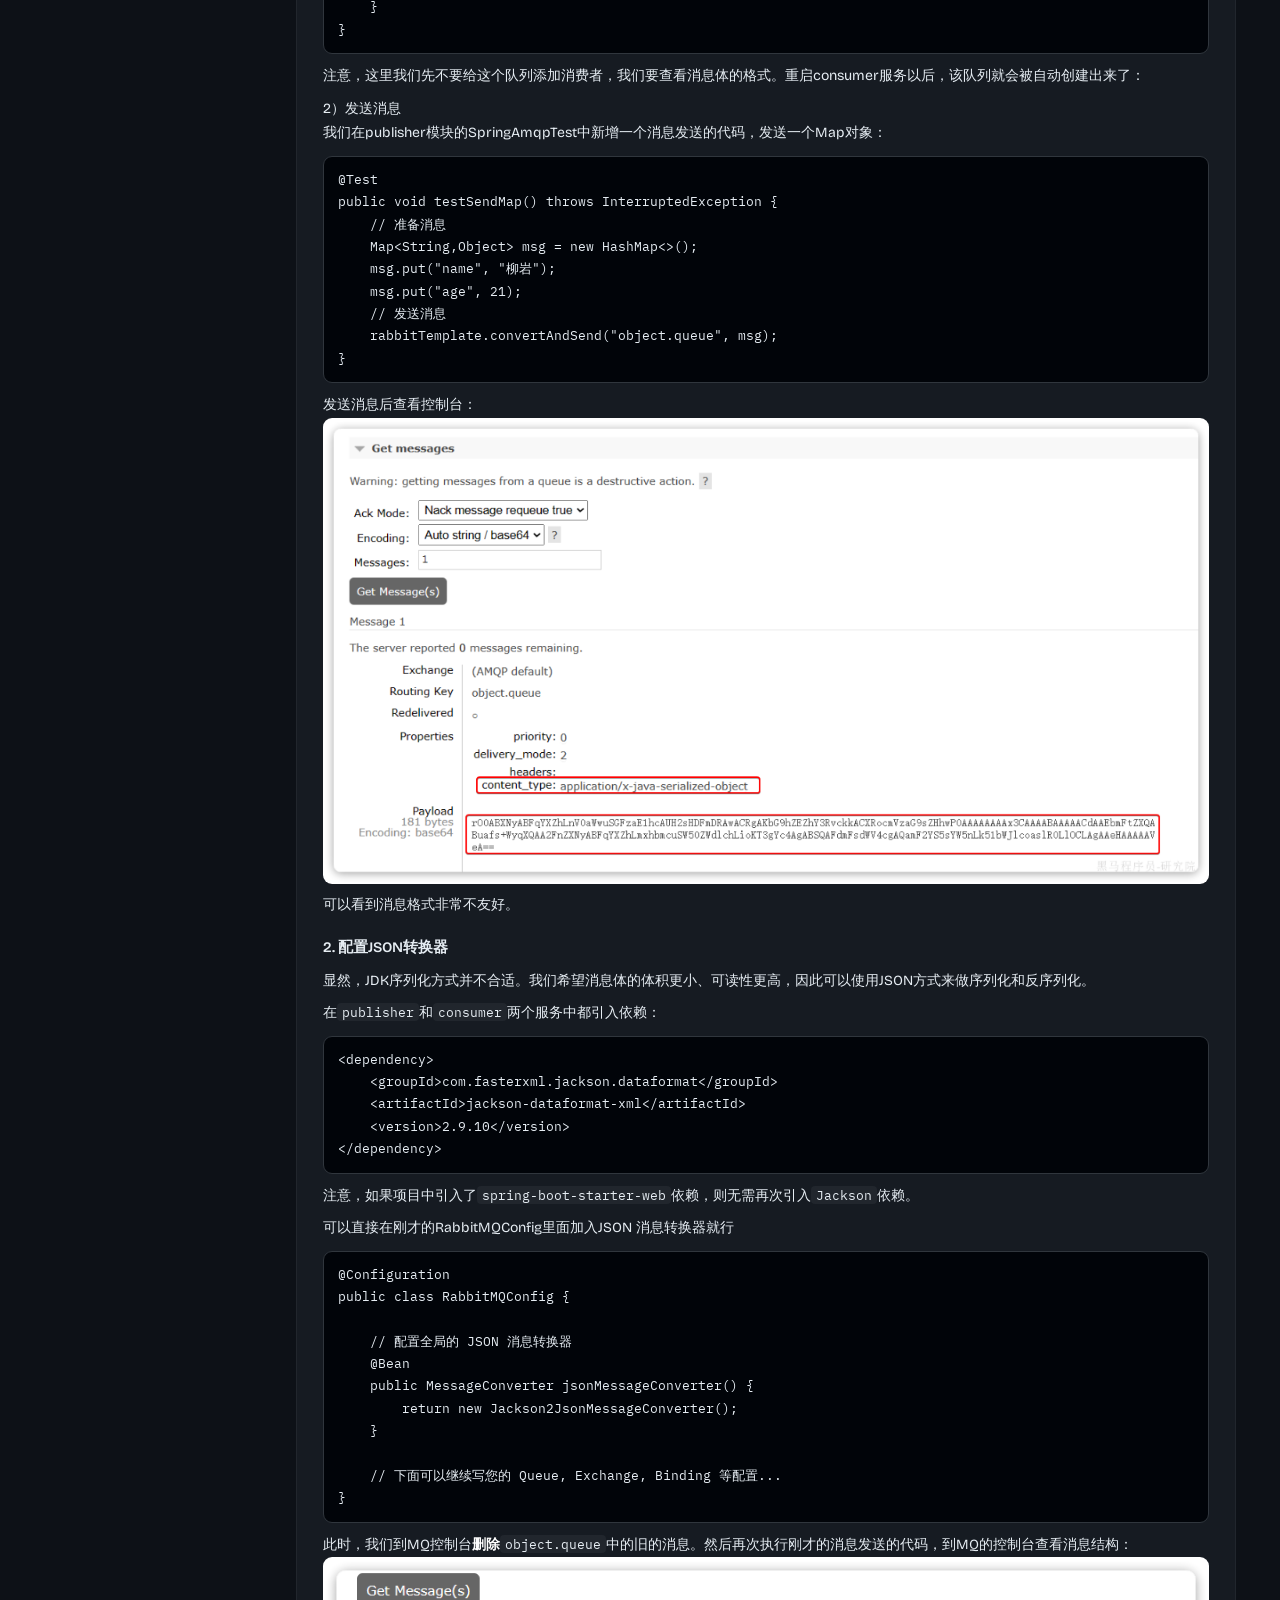
<file: mq-frontend/notes/2.html>
<!DOCTYPE html>
<html lang="zh-CN">
<head>
<meta charset="UTF-8">
<meta name="viewport" content="width=device-width, initial-scale=1">
<title>RabbitMQ 基础 · MQ 实验台</title>
<link rel="preconnect" href="https://fonts.googleapis.com">
<link rel="preconnect" href="https://fonts.gstatic.com" crossorigin>
<link rel="stylesheet" media="print" onload="this.media='all'"
      href="https://fonts.googleapis.com/css2?family=Bricolage+Grotesque:opsz,wght@12..96,500;12..96,700&family=IBM+Plex+Mono:wght@400;500&display=swap">
<link rel="stylesheet" href="../css/style.css">
</head>
<body>
<header class="topbar">
  <div class="brand">
    <span class="brand-mark" aria-hidden="true"></span>
    <div>
      <h1>MQ 实验台</h1>
    </div>
  </div>
  <nav class="nav" aria-label="主导航"><a href="../index.html">总览</a><a href="../trade.html">业务链路</a><a href="../reliability.html">消息可靠性</a><a href="../consume.html">消费结果</a><a href="../notes.html" class="on">学习笔记</a></nav>
  <div class="topbar-side">
    <a class="mgmt" href="http://192.168.146.130:15672" target="_blank" rel="noopener">管理台</a>
  </div>
</header>
<div class="note-layout">
<aside class="toc" aria-label="目录"><div class="toc-title">目录</div><a class="lv2" href="#sec-1">1. 三大核心</a><a class="lv3" href="#sec-2">1. 消息发送工具：RabbitTemplate</a><a class="lv3" href="#sec-3">2. 消息接收注解：@RabbitListener</a><a class="lv3" href="#sec-4">3. 自动化声明接口：AmqpAdmin</a><a class="lv2" href="#sec-5">2. 配置</a><a class="lv2" href="#sec-6">3. WorkQueues模型</a><a class="lv2" href="#sec-7">4. 交换机类型</a><a class="lv2" href="#sec-8">5. Direct Exchange</a><a class="lv2" href="#sec-9">6. Fanout Exchange</a><a class="lv2" href="#sec-10">7. Topic Exchange</a><a class="lv2" href="#sec-11">8. 声明队列和交换机</a><a class="lv3" href="#sec-12">1. RabbitMQConfig</a><a class="lv3" href="#sec-13">2. 基于注解声明</a><a class="lv2" href="#sec-14">9. 消息转换器</a><a class="lv3" href="#sec-15">1. 测试默认转换器</a><a class="lv3" href="#sec-16">2. 配置JSON转换器</a><a class="lv3" href="#sec-17">3. 消费者接收Object</a><a class="lv2" href="#sec-18">1. 生产者：支付服务</a><a class="lv2" href="#sec-19">2. 消费者：其他微服务</a><a class="lv3" href="#sec-20">交易服务（更新订单状态）</a><a class="lv3" href="#sec-21">积分服务（增加用户积分）</a><a class="lv3" href="#sec-22">短信服务（发送通知）</a></aside>
<div class="md-wrap">
  <div class="md-head">
    <h2>《2. RabbitMQ 基础》</h2>
    <p class="fine">三大核心 · 交换机 · 消息转换器</p>
  </div>
  <article class="md-body">
<h1>一. SpringAMQP</h1>
<p><strong>Spring AMQP</strong> 是 Spring 官方提供的一个用于简化 AMQP（高级消息队列协议）开发的框架。</p>
<h2 id="sec-1">1. 三大核心</h2>
<h3 id="sec-2">1. 消息发送工具：<code>RabbitTemplate</code></h3>
<p>类似于操作 Redis 的 <code>RedisTemplate</code>，Spring 提供了 <code>RabbitTemplate</code>。有了它，不需要关心底层是怎么跟 RabbitMQ 建立网络连接的，只需要一行代码就能把消息发出去。</p>
<ul>
<li><strong>作用：</strong> 充当 <strong>Producer（生产者）</strong>。</li>
<li><strong>示例：</strong> <code>rabbitTemplate.convertAndSend("交换机名", "路由键", "你的消息内容");</code></li>
</ul>
<h3 id="sec-3">2. 消息接收注解：<code>@RabbitListener</code></h3>
<p>这是 Spring AMQP 最爽的功能。你完全不需要写死循环去监听队列，只需要在某个方法上打上这个注解，一旦 RabbitMQ 相应的队列里有了消息，Spring 就会自动触发这个方法，把消息内容当作参数传给你。</p>
<ul>
<li><strong>作用：</strong> 充当 <strong>Consumer（消费者）</strong>。</li>
<li><strong>示例：</strong></li>
</ul>
<pre><code class="language-java">@RabbitListener(queues = &quot;短信队列&quot;)
public void receiveMessage(String msg) {
    System.out.println(&quot;收到需要发短信的指令：&quot; + msg);
}
</code></pre>
<h3 id="sec-4">3. 自动化声明接口：<code>AmqpAdmin</code></h3>
<p>Exchange（交换机）和 Queue（队列），正常情况下需要在网页控制台里手动创建它们并绑定。有了 <code>AmqpAdmin</code>，可以直接在 Java 代码里定义好这些结构，Spring Boot 启动时会自动帮你去 RabbitMQ 里把这些交换机和队列创建好。</p>
<h2 id="sec-5">2. 配置</h2>
<p><strong>依赖</strong></p>
<pre><code class="language-xml">&lt;dependency&gt;
    &lt;groupId&gt;org.springframework.boot&lt;/groupId&gt;
    &lt;artifactId&gt;spring-boot-starter-amqp&lt;/artifactId&gt;
&lt;/dependency&gt;
</code></pre>
<p><strong>application.yml配置</strong></p>
<pre><code class="language-yml">spring:
  rabbitmq:
    # ==================== 连接配置 ====================
    host: 192.168.146.130       # RabbitMQ 服务器 IP
    port: 5672                  # 通信端口
    username: admin             # 登录账号
    password: admin             # 登录密码
    virtual-host: /             # 虚拟主机
    connection-timeout: 1s      # 连接超时时间

    # ==================== 生产者确认机制 ====================
    publisher-confirm-type: correlated  # 开启 Publisher Confirm（异步回调模式）
    publisher-returns: true             # 开启 Publisher Return（路由失败退回）

    # ==================== 生产者重试机制 ====================
    template:
      retry:
        enabled: true             # 开启发送超时重试
        initial-interval: 1000ms  # 初始重试间隔
        multiplier: 1             # 间隔倍数
        max-attempts: 3           # 最大重试次数

    # ==================== 消费者配置 ====================
    listener:
      simple:
        prefetch: 1               # 每次只取1条消息，能者多劳
        acknowledge-mode: auto    # 自动确认（正常→ack，业务异常→nack，格式异常→reject）
        retry:
          enabled: true           # 开启消费者本地重试（不会无限requeue）
          initial-interval: 1000ms #第一次重试间隔1秒
          max-attempts: 3         # 最多重试3次
          max-interval: 10000ms   # 最大重试间隔
</code></pre>
<h2 id="sec-6">3. WorkQueues模型</h2>
<p>Work queues，任务模型。简单来说就是<strong>让多个消费者绑定到一个队列，共同消费队列中的消息</strong>。<br />
<img alt="" src="images/1687261956699-4b3c9999-ee86-4dda-a795-1ea5f4f9eef3-1786064804388-4.jpeg" /></p>
<p>当消息处理比较耗时的时候，可能生产消息的速度会远远大于消息的消费速度。长此以往，消息就会堆积越来越多，无法及时处理。<br />
此时就可以使用work 模型，<strong>多个消费者共同处理消息处理，消息处理的速度就能大大提高</strong>了。</p>
<p>接下来，我们就来模拟这样的场景。我们在控制台创建一个新的队列，命名为<code>work.queue</code>：</p>
<p><strong>1. 消息发送</strong></p>
<p>这次我们循环发送，模拟大量消息堆积现象。<br />
在publisher服务中的SpringAmqpTest类中添加一个测试方法：</p>
<pre><code class="language-java">//向队列中不停发送消息，模拟消息堆积。
@Test
    void Testwork() throws InterruptedException {
        String queue=&quot;work.queue&quot;;
        for(int i=1;i&lt;=50;i++){
            String msg=&quot;hello work message______________&quot;+i;
            rabbitTemplate.convertAndSend(queue,msg);
            Thread.sleep(20);
        }
    }
</code></pre>
<p><strong>2. 消息接收</strong></p>
<p>要模拟多个消费者绑定同一个队列，我们在consumer服务的SpringRabbitListener中添加2个新的方法：</p>
<pre><code class="language-java">@RabbitListener(queues = &quot;work.queue&quot;)
public void listenWorkQueue1(String msg) throws InterruptedException {
    System.out.println(&quot;消费者1接收到消息：【&quot; + msg + &quot;】&quot; + LocalTime.now());
    Thread.sleep(20);
}

@RabbitListener(queues = &quot;work.queue&quot;)
public void listenWorkQueue2(String msg) throws InterruptedException {
    System.err.println(&quot;消费者2........接收到消息：【&quot; + msg + &quot;】&quot; + LocalTime.now());
    Thread.sleep(200);
}
</code></pre>
<p>注意到这两消费者，都设置了<code>Thead.sleep</code>，模拟任务耗时：</p>
<ul>
<li>消费者1 sleep了20毫秒，相当于每秒钟处理50个消息</li>
<li>消费者2 sleep了200毫秒，相当于每秒处理5个消息</li>
</ul>
<p><strong>3. 测试</strong></p>
<p>启动ConsumerApplication后，在执行publisher服务中刚刚编写的发送测试方法testwork。<br />
最终结果如下：</p>
<pre><code class="language-java">消费者1接收到消息：【hello, message_0】21:06:00.869555300
消费者2........接收到消息：【hello, message_1】21:06:00.884518
消费者1接收到消息：【hello, message_2】21:06:00.907454400
消费者1接收到消息：【hello, message_4】21:06:00.953332100
消费者1接收到消息：【hello, message_6】21:06:00.997867300
消费者1接收到消息：【hello, message_8】21:06:01.042178700
消费者2........接收到消息：【hello, message_3】21:06:01.086478800
消费者1接收到消息：【hello, message_10】21:06:01.087476600
消费者1接收到消息：【hello, message_12】21:06:01.132578300
消费者1接收到消息：【hello, message_14】21:06:01.175851200
消费者1接收到消息：【hello, message_16】21:06:01.218533400
消费者1接收到消息：【hello, message_18】21:06:01.261322900
消费者2........接收到消息：【hello, message_5】21:06:01.287003700
消费者1接收到消息：【hello, message_20】21:06:01.304412400
消费者1接收到消息：【hello, message_22】21:06:01.349950100
消费者1接收到消息：【hello, message_24】21:06:01.394533900
消费者1接收到消息：【hello, message_26】21:06:01.439876500
消费者1接收到消息：【hello, message_28】21:06:01.482937800
消费者2........接收到消息：【hello, message_7】21:06:01.488977100
消费者1接收到消息：【hello, message_30】21:06:01.526409300
消费者1接收到消息：【hello, message_32】21:06:01.572148
消费者1接收到消息：【hello, message_34】21:06:01.618264800
消费者1接收到消息：【hello, message_36】21:06:01.660780600
消费者2........接收到消息：【hello, message_9】21:06:01.689189300
消费者1接收到消息：【hello, message_38】21:06:01.705261
消费者1接收到消息：【hello, message_40】21:06:01.746927300
消费者1接收到消息：【hello, message_42】21:06:01.789835
消费者1接收到消息：【hello, message_44】21:06:01.834393100
消费者1接收到消息：【hello, message_46】21:06:01.875312100
消费者2........接收到消息：【hello, message_11】21:06:01.889969500
消费者1接收到消息：【hello, message_48】21:06:01.920702500
消费者2........接收到消息：【hello, message_13】21:06:02.090725900
消费者2........接收到消息：【hello, message_15】21:06:02.293060600
消费者2........接收到消息：【hello, message_17】21:06:02.493748
消费者2........接收到消息：【hello, message_19】21:06:02.696635100
消费者2........接收到消息：【hello, message_21】21:06:02.896809700
消费者2........接收到消息：【hello, message_23】21:06:03.099533400
消费者2........接收到消息：【hello, message_25】21:06:03.301446400
消费者2........接收到消息：【hello, message_27】21:06:03.504999100
消费者2........接收到消息：【hello, message_29】21:06:03.705702500
消费者2........接收到消息：【hello, message_31】21:06:03.906601200
消费者2........接收到消息：【hello, message_33】21:06:04.108118500
消费者2........接收到消息：【hello, message_35】21:06:04.308945400
消费者2........接收到消息：【hello, message_37】21:06:04.511547700
消费者2........接收到消息：【hello, message_39】21:06:04.714038400
消费者2........接收到消息：【hello, message_41】21:06:04.916192700
消费者2........接收到消息：【hello, message_43】21:06:05.116286400
消费者2........接收到消息：【hello, message_45】21:06:05.318055100
消费者2........接收到消息：【hello, message_47】21:06:05.520656400
消费者2........接收到消息：【hello, message_49】21:06:05.723106700
</code></pre>
<p>可以看到消费者1和消费者2竟然每人消费了25条消息：</p>
<ul>
<li>消费者1很快完成了自己的25条消息</li>
<li>消费者2却在缓慢的处理自己的25条消息。</li>
</ul>
<p>也就是说消息是平均分配给每个消费者，并没有考虑到消费者的处理能力。导致1个消费者空闲，另一个消费者忙的不可开交。没有充分利用每一个消费者的能力，最终消息处理的耗时远远超过了1秒。这样显然是有问题的。</p>
<p><strong>4. 能者多劳</strong></p>
<p>在spring中有一个简单的配置，可以解决这个问题。我们修改consumer服务的application.yml文件，添加配置：</p>
<pre><code class="language-yaml">spring:
  rabbitmq:
    listener:
      simple:
        prefetch: 1 # 每次只能获取一条消息，处理完成才能获取下一个消息
</code></pre>
<p>再次测试，发现结果如下：</p>
<pre><code class="language-java">消费者1接收到消息：【hello, message_0】21:12:51.659664200
消费者2........接收到消息：【hello, message_1】21:12:51.680610
消费者1接收到消息：【hello, message_2】21:12:51.703625
消费者1接收到消息：【hello, message_3】21:12:51.724330100
消费者1接收到消息：【hello, message_4】21:12:51.746651100
消费者1接收到消息：【hello, message_5】21:12:51.768401400
消费者1接收到消息：【hello, message_6】21:12:51.790511400
消费者1接收到消息：【hello, message_7】21:12:51.812559800
消费者1接收到消息：【hello, message_8】21:12:51.834500600
消费者1接收到消息：【hello, message_9】21:12:51.857438800
消费者1接收到消息：【hello, message_10】21:12:51.880379600
消费者2........接收到消息：【hello, message_11】21:12:51.899327100
消费者1接收到消息：【hello, message_12】21:12:51.922828400
消费者1接收到消息：【hello, message_13】21:12:51.945617400
消费者1接收到消息：【hello, message_14】21:12:51.968942500
消费者1接收到消息：【hello, message_15】21:12:51.992215400
消费者1接收到消息：【hello, message_16】21:12:52.013325600
消费者1接收到消息：【hello, message_17】21:12:52.035687100
消费者1接收到消息：【hello, message_18】21:12:52.058188
消费者1接收到消息：【hello, message_19】21:12:52.081208400
消费者2........接收到消息：【hello, message_20】21:12:52.103406200
消费者1接收到消息：【hello, message_21】21:12:52.123827300
消费者1接收到消息：【hello, message_22】21:12:52.146165100
消费者1接收到消息：【hello, message_23】21:12:52.168828300
消费者1接收到消息：【hello, message_24】21:12:52.191769500
消费者1接收到消息：【hello, message_25】21:12:52.214839100
消费者1接收到消息：【hello, message_26】21:12:52.238998700
消费者1接收到消息：【hello, message_27】21:12:52.259772600
消费者1接收到消息：【hello, message_28】21:12:52.284131800
消费者2........接收到消息：【hello, message_29】21:12:52.306190600
消费者1接收到消息：【hello, message_30】21:12:52.325315800
消费者1接收到消息：【hello, message_31】21:12:52.347012500
消费者1接收到消息：【hello, message_32】21:12:52.368508600
消费者1接收到消息：【hello, message_33】21:12:52.391785100
消费者1接收到消息：【hello, message_34】21:12:52.416383800
消费者1接收到消息：【hello, message_35】21:12:52.439019
消费者1接收到消息：【hello, message_36】21:12:52.461733900
消费者1接收到消息：【hello, message_37】21:12:52.485990
消费者1接收到消息：【hello, message_38】21:12:52.509219900
消费者2........接收到消息：【hello, message_39】21:12:52.523683400
消费者1接收到消息：【hello, message_40】21:12:52.547412100
消费者1接收到消息：【hello, message_41】21:12:52.571191800
消费者1接收到消息：【hello, message_42】21:12:52.593024600
消费者1接收到消息：【hello, message_43】21:12:52.616731800
消费者1接收到消息：【hello, message_44】21:12:52.640317
消费者1接收到消息：【hello, message_45】21:12:52.663111100
消费者1接收到消息：【hello, message_46】21:12:52.686727
消费者1接收到消息：【hello, message_47】21:12:52.709266500
消费者2........接收到消息：【hello, message_48】21:12:52.725884900
消费者1接收到消息：【hello, message_49】21:12:52.746299900
</code></pre>
<p>可以发现，由于消费者1处理速度较快，所以处理了更多的消息；消费者2处理速度较慢，只处理了6条消息。而最终总的执行耗时也在1秒左右，大大提升。<br />
正所谓能者多劳，这样充分利用了每一个消费者的处理能力，可以有效避免消息积压问题。</p>
<h2 id="sec-7">4. 交换机类型</h2>
<p><strong>Exchange（交换机）只负责转发消息，不具备存储消息的能力</strong>，因此如果没有任何队列与Exchange绑定，或者没有符合路由规则的队列，那么消息会丢失！</p>
<p>交换机的类型有四种：</p>
<p><strong>1. Direct Exchange（直连交换机）</strong></p>
<p>这是最简单、最直接的路由方式。</p>
<ul>
<li><strong>路由规则：</strong> 精确匹配。消息的 <code>Routing Key</code>（路由键）必须与队列绑定到交换机时指定的 <code>Binding Key</code>（绑定键）<strong>完全相同</strong>。</li>
<li><strong>适用场景：</strong> 点对点（Unicast）的消息传递。例如，系统中有多个日志队列，明确要求将 <code>error</code> 级别的日志发到错误日志队列，将 <code>info</code> 级别的发到信息日志队列。</li>
</ul>
<p><strong>2. Fanout Exchange（扇形/广播交换机）</strong></p>
<p>这种交换机的处理速度是最快的，因为它不需要进行任何路由键的匹配计算。</p>
<ul>
<li><strong>路由规则：</strong> 无视路由键，直接<strong>广播</strong>。它会将收到的所有消息，路由到所有与该交换机绑定的队列中。</li>
<li><strong>适用场景：</strong> 广播消息（Broadcast）。例如，一个后台管理系统更新了配置，需要通知所有微服务节点重新加载配置，就可以使用 Fanout 交换机将更新指令广播给所有节点的队列。</li>
</ul>
<p><strong>3. Topic Exchange（主题交换机）</strong></p>
<p>这是最灵活、最强大的路由方式，也是企业级开发中最常用的交换机。</p>
<ul>
<li><strong>路由规则：</strong> 模糊匹配。它允许队列在绑定时使用通配符，消息的路由键按单词（单词之间以 <code>.</code> 分割）进行匹配。</li>
<li><strong>通配符规则 - <code>\*</code> (星号)：</strong> 精确匹配一个单词。</li>
<li><strong>通配符规则 - <code>#</code> (井号)：</strong> 匹配零个或多个单词。</li>
<li><strong>适用场景：</strong> 复杂的发布/订阅模式（Multicast）。例如，路由键设计为 <code>业务类别.操作.状态</code>（如 <code>order.create.success</code>），不同的消费者可以通过类似 <code>order.*.success</code> 或 <code>*.create.#</code> 来灵活地按需订阅自己关心的消息。</li>
</ul>
<p><strong>4. Headers Exchange（头交换机）</strong></p>
<p>这种交换机在实际开发中使用频率较低。</p>
<ul>
<li><strong>路由规则：</strong> 不依赖 <code>Routing Key</code>，而是根据发送消息内容中的 <code>Headers</code> 属性进行匹配。队列绑定时可以指定是要求所有 Header 属性全匹配（<code>x-match=all</code>）还是只要匹配其中一个即可（<code>x-match=any</code>）。</li>
<li><strong>适用场景：</strong> 路由规则异常复杂，且难以用简单的字符串（路由键）表达，必须依赖消息的多个元数据属性进行组合判断的特殊场景。</li>
</ul>
<p><strong>总结对比</strong></p>
<table>
<thead>
<tr>
<th><strong>交换机类型</strong></th>
<th><strong>路由方式</strong></th>
<th><strong>匹配规则</strong></th>
<th><strong>典型应用场景</strong></th>
</tr>
</thead>
<tbody>
<tr>
<td><strong>Direct</strong></td>
<td>点对点</td>
<td>Routing Key 完全精确匹配</td>
<td>指定任务定向分发</td>
</tr>
<tr>
<td><strong>Fanout</strong></td>
<td>广播</td>
<td>无视 Routing Key，全量分发给所有绑定队列</td>
<td>全局状态同步、群发通知</td>
</tr>
<tr>
<td><strong>Topic</strong></td>
<td>组播/订阅</td>
<td>Routing Key 通配符模糊匹配</td>
<td>按业务模块和行为灵活订阅</td>
</tr>
<tr>
<td><strong>Headers</strong></td>
<td>基于元数据</td>
<td>匹配 Header 键值对属性</td>
<td>依赖复杂 Header 属性的分发</td>
</tr>
</tbody>
</table>
<h2 id="sec-8">5. Direct Exchange</h2>
<p><strong>工作原理：</strong> 消息的路由键（Routing Key）必须与队列绑定的键（Binding Key）<strong>完全匹配</strong>。这是一种点对点的精确路由。</p>
<p><strong>配置代码</strong> </p>
<p>我们需要声明交换机、队列，并将它们通过一个确定的 Routing Key 绑定起来。</p>
<pre><code class="language-java">@Configuration
public class DirectRabbitConfig {

    // 1. 声明 Direct 交换机
    @Bean
    public DirectExchange directExchange() {
        return new DirectExchange(&quot;my.direct.exchange&quot;);
    }

    // 2. 声明队列
    @Bean
    public Queue directQueue() {
        return new Queue(&quot;my.direct.queue&quot;);
    }

    // 3. 将队列绑定到交换机，并指定 Routing Key 为 &quot;info.routing.key&quot;
    @Bean
    public Binding bindingDirect() {
        return BindingBuilder.bind(directQueue()).to(directExchange()).with(&quot;info.routing.key&quot;);
    }
}
</code></pre>
<p><strong>发送与接收代码</strong></p>
<pre><code class="language-java">// 生产者发送消息：Routing Key 必须严格等于 &quot;info.routing.key&quot;
rabbitTemplate.convertAndSend(&quot;my.direct.exchange&quot;, &quot;info.routing.key&quot;, &quot;这是一条Direct消息&quot;);

// 消费者监听队列
@RabbitListener(queues = &quot;my.direct.queue&quot;)
public void receiveDirect(String message) {
    System.out.println(&quot;收到 Direct 消息: &quot; + message);
}
</code></pre>
<h2 id="sec-9">6. Fanout Exchange</h2>
<p><strong>工作原理：</strong> 它会忽略 Routing Key，直接把接收到的消息<strong>广播</strong>到所有与它绑定的队列中。速度最快，适合做全局广播（例如配置更新、系统通知）。</p>
<p><strong>配置代码</strong></p>
<pre><code class="language-java">@Configuration
public class FanoutRabbitConfig {

    // 1. 声明 Fanout 交换机
    @Bean
    public FanoutExchange fanoutExchange() {
        return new FanoutExchange(&quot;my.fanout.exchange&quot;);
    }

    // 2. 声明两个不同的队列
    @Bean
    public Queue fanoutQueueA() {
        return new Queue(&quot;my.fanout.queue.A&quot;);
    }

    @Bean
    public Queue fanoutQueueB() {
        return new Queue(&quot;my.fanout.queue.B&quot;);
    }

    // 3. 将队列绑定到交换机（不需要指定 Routing Key）
    @Bean
    public Binding bindingFanoutA() {
        return BindingBuilder.bind(fanoutQueueA()).to(fanoutExchange());
    }

    @Bean
    public Binding bindingFanoutB() {
        return BindingBuilder.bind(fanoutQueueB()).to(fanoutExchange());
    }
}
</code></pre>
<p><strong>发送与接收代码</strong></p>
<pre><code class="language-java">// 生产者发送消息：Routing Key 留空字符串即可，因为 Fanout 根本不看它
rabbitTemplate.convertAndSend(&quot;my.fanout.exchange&quot;, &quot;&quot;, &quot;这是一条全局广播消息&quot;);

// 消费者 A 监听队列 A
@RabbitListener(queues = &quot;my.fanout.queue.A&quot;)
public void receiveFanoutA(String message) {
    System.out.println(&quot;系统A收到广播: &quot; + message);
}

// 消费者 B 监听队列 B
@RabbitListener(queues = &quot;my.fanout.queue.B&quot;)
public void receiveFanoutB(String message) {
    System.out.println(&quot;系统B收到广播: &quot; + message);
}
</code></pre>
<h2 id="sec-10">7. Topic Exchange</h2>
<p>Topic（主题）交换机是 RabbitMQ 中最灵活的交换机。它既可以做到像 Direct 那样的<strong>精准匹配</strong>，也可以利用通配符进行<strong>模糊（模式）匹配</strong>，甚至还能模拟 Fanout 的<strong>全局广播</strong></p>
<p><strong>工作原理：</strong> 基于 Routing Key 的<strong>模式匹配</strong>来进行路由。Routing Key 必须是一串由点（<code>.</code>）隔开的单词（如 <code>log.error.db</code>）。</p>
<p>支持两种通配符：</p>
<ul>
<li><code>*</code> （星号）：匹配<strong>恰好一个</strong>单词。</li>
<li><code>#</code> （井号）：匹配<strong>零个或多个</strong>单词。</li>
</ul>
<p><strong>配置代码</strong></p>
<pre><code class="language-java">@Configuration
public class TopicRabbitConfig {

    // 1. 声明 Topic 交换机
    @Bean
    public TopicExchange topicExchange() {
        return new TopicExchange(&quot;my.topic.exchange&quot;);
    }

    // 2. 声明队列
    @Bean
    public Queue topicQueueError() {
        return new Queue(&quot;my.topic.queue.error&quot;); // 只关心 error 级别的日志
    }

    @Bean
    public Queue topicQueueAll() {
        return new Queue(&quot;my.topic.queue.all&quot;);   // 关心所有日志
    }

    // 3. 绑定队列
    // 队列一：只匹配 &quot;log.error.xxx&quot;，星号代表仅匹配一层
    @Bean
    public Binding bindingTopicError() {
        return BindingBuilder.bind(topicQueueError()).to(topicExchange()).with(&quot;log.error.*&quot;);
    }

    // 队列二：匹配所有以 &quot;log.&quot; 开头的消息，井号代表匹配多层
    @Bean
    public Binding bindingTopicAll() {
        return BindingBuilder.bind(topicQueueAll()).to(topicExchange()).with(&quot;log.#&quot;);
    }
}
</code></pre>
<p><strong>发送与接收代码</strong></p>
<pre><code class="language-java">// 场景 1: 发送一个匹配两个队列的消息
// 路由键为 &quot;log.error.database&quot;
// -&gt; &quot;log.error.*&quot; 匹配成功 (error后刚好跟了一个database)
// -&gt; &quot;log.#&quot; 匹配成功 (log后跟了任意数量的词)
rabbitTemplate.convertAndSend(&quot;my.topic.exchange&quot;, &quot;log.error.database&quot;, &quot;数据库崩溃了！&quot;);
// 结果：topicQueueError 和 topicQueueAll 都会收到这条消息。

// 场景 2: 发送只匹配一个队列的消息
// 路由键为 &quot;log.info.system&quot;
// -&gt; &quot;log.error.*&quot; 匹配失败
// -&gt; &quot;log.#&quot; 匹配成功
rabbitTemplate.convertAndSend(&quot;my.topic.exchange&quot;, &quot;log.info.system&quot;, &quot;系统正常启动&quot;);
// 结果：只有 topicQueueAll 会收到这条消息。
</code></pre>
<h2 id="sec-11">8. 声明队列和交换机</h2>
<p>在之前我们都是基于RabbitMQ控制台来创建队列、交换机。但是在实际开发时，队列和交换机是程序员定义的，将来项目上线，又要交给运维去创建。那么程序员就需要把程序中运行的所有队列和交换机都写下来，交给运维。在这个过程中是很容易出现错误的。<br />
因此推荐的做法是由程序启动时检查队列和交换机是否存在，如果不存在自动创建。</p>
<h3 id="sec-12">1. RabbitMQConfig</h3>
<pre><code class="language-java">@Configuration
public class RabbitMQConfig {

    // ==================== 1. Fanout 交换机配置 ====================
    @Bean
    public FanoutExchange fanoutExchange() {
        return new FanoutExchange(&quot;fanout.exchange&quot;);
    }
    @Bean
    public Queue fanoutQueue() {
        return new Queue(&quot;fanout.queue&quot;);
    }
    @Bean
    public Binding bindFanout(Queue fanoutQueue, FanoutExchange fanoutExchange) {
        return BindingBuilder.bind(fanoutQueue).to(fanoutExchange);
    }

    // ==================== 2. Direct 交换机配置 ====================
    @Bean
    public DirectExchange directExchange() {
        return new DirectExchange(&quot;direct.exchange&quot;);
    }
    @Bean
    public Queue directQueue() {
        return new Queue(&quot;direct.queue&quot;);
    }
    @Bean
    public Binding bindDirect(Queue directQueue, DirectExchange directExchange) {
        return BindingBuilder.bind(directQueue).to(directExchange).with(&quot;info&quot;);
    }

    // ==================== 3. Topic 交换机配置 ====================
    @Bean
    public TopicExchange topicExchange() {
        return new TopicExchange(&quot;topic.exchange&quot;);
    }
    @Bean
    public Queue topicQueue() {
        return new Queue(&quot;topic.queue&quot;);
    }
    @Bean
    public Binding bindTopic(Queue topicQueue, TopicExchange topicExchange) {
        return BindingBuilder.bind(topicQueue).to(topicExchange).with(&quot;order.#&quot;);
    }
}
</code></pre>
<p><strong>注意 Bean 名称冲突：</strong> 当所有配置写在一起时，请务必保证 <code>@Bean</code> 标注的方法名（如 <code>fanoutQueue</code>、<code>directQueue</code>）不要重复，因为 Spring 默认会将方法名作为 Bean 的名称。如果重名，项目启动时会报错。</p>
<h3 id="sec-13">2. 基于注解声明</h3>
<p>在 Spring Boot 项目中，基于注解来声明队列和交换机是最为简洁、也是日常后端开发中最讨喜的方式。它最大的优势在于“所见即所得”：你把监听逻辑、队列创建、交换机创建以及绑定关系，全部浓缩在了消费者方法的一个注解里。</p>
<p>核心依赖是 <code>@RabbitListener</code> 结合 <code>@QueueBinding</code>。</p>
<p>注解的创建逻辑是在<strong>消费者服务启动并初始化 Listener 容器时</strong>才触发的。</p>
<ul>
<li><strong>潜在风险</strong>：如果生产者先发送了消息，而消费者服务尚未启动（队列和绑定关系尚未被注解创建），消息发送到 Exchange 后会因无匹配 Queue 而被直接丢弃。</li>
<li><strong>建议</strong>：核心业务的交换机和队列，建议在生产者端或统一配置类中通过 <code>@Bean</code> 显式预先声明，确保发送前基础设施已就绪。</li>
</ul>
<p><strong>1. Direct Exchange（直连交换机）注解声明</strong></p>
<p>对于 Direct 模式，需要精确指定 <code>key</code>（路由键）。建议使用 Spring 提供的 <code>ExchangeTypes.DIRECT</code> 常量来避免拼写错误。</p>
<pre><code class="language-java">public class DirectAnnotationListener {

    @RabbitListener(bindings = @QueueBinding(
            value = @Queue(name = &quot;direct.annotation.queue&quot;), // 1. 声明队列
            exchange = @Exchange(name = &quot;direct.annotation.exchange&quot;, type = ExchangeTypes.DIRECT), // 2. 声明交换机
            key = {&quot;info&quot;, &quot;error&quot;} // 3. 声明绑定关系（可以绑定多个路由键）
    ))
    public void listenDirectQueue(String msg) {
        log.info(&quot;接收到 Direct 消息: {}&quot;, msg);
    }
}
</code></pre>
<p><strong>2. Fanout Exchange（广播交换机）注解声明</strong></p>
<p>Fanout 模式是广播，不需要路由键。因此在 <code>@QueueBinding</code> 中<strong>省略 <code>key</code> 属性</strong>即可。</p>
<pre><code class="language-java">public class FanoutAnnotationListener {

    @RabbitListener(bindings = @QueueBinding(
            value = @Queue(name = &quot;fanout.annotation.queue1&quot;), 
            exchange = @Exchange(name = &quot;fanout.annotation.exchange&quot;, type = ExchangeTypes.FANOUT) 
            // 注意：Fanout 交换机不需要配置 key
    ))
    public void listenFanoutQueue1(String msg) {
        log.info(&quot;消费者 1 接收到 Fanout 广播消息: {}&quot;, msg);
    }

    // 模拟第二个消费者绑定到同一个广播交换机
    @RabbitListener(bindings = @QueueBinding(
            value = @Queue(name = &quot;fanout.annotation.queue2&quot;),
            exchange = @Exchange(name = &quot;fanout.annotation.exchange&quot;, type = ExchangeTypes.FANOUT)
    ))
    public void listenFanoutQueue2(String msg) {
        log.info(&quot;消费者 2 接收到 Fanout 广播消息: {}&quot;, msg);
    }
}
</code></pre>
<p><strong>3. Topic Exchange（主题交换机）注解声明</strong></p>
<p>Topic 模式与 Direct 类似，只是 <code>key</code> 可以使用通配符（<code>#</code> 和 <code>*</code>）。</p>
<pre><code class="language-java">public class TopicAnnotationListener {

    @RabbitListener(bindings = @QueueBinding(
            value = @Queue(name = &quot;topic.annotation.queue&quot;),
            exchange = @Exchange(name = &quot;topic.annotation.exchange&quot;, type = ExchangeTypes.TOPIC),
            key = &quot;order.#&quot;  // 接收 order. 开头的所有消息，如 order.create.success
    ))
    public void listenTopicQueue(String msg) {
        log.info(&quot;接收到 Topic 主题消息: {}&quot;, msg);
    }
}
</code></pre>
<h2 id="sec-14">9. 消息转换器</h2>
<p>Spring的消息发送代码接收的消息体是一个Object：<br />
<img alt="image-20260807111844124" src="images/image-20260807111844124.png" /><br />
而在数据传输时，它会把你发送的消息序列化为字节发送给MQ，接收消息的时候，还会把字节反序列化为Java对象。<br />
只不过，默认情况下Spring采用的序列化方式是JDK序列化。众所周知，JDK序列化存在下列问题：</p>
<ul>
<li>数据体积过大</li>
<li>有安全漏洞</li>
<li>可读性差</li>
</ul>
<p>我们来测试一下。</p>
<h3 id="sec-15">1. 测试默认转换器</h3>
<p>1）创建测试队列<br />
首先，我们在consumer服务中声明一个新的配置类：<br />
利用@Bean的方式创建一个队列,具体代码：</p>
<pre><code class="language-java">package com.itheima.consumer.config;

import org.springframework.amqp.core.Queue;
import org.springframework.context.annotation.Bean;
import org.springframework.context.annotation.Configuration;

@Configuration
public class MessageConfig {

    @Bean
    public Queue objectQueue() {
        return new Queue(&quot;object.queue&quot;);
    }
}
</code></pre>
<p>注意，这里我们先不要给这个队列添加消费者，我们要查看消息体的格式。重启consumer服务以后，该队列就会被自动创建出来了：</p>
<p>2）发送消息<br />
我们在publisher模块的SpringAmqpTest中新增一个消息发送的代码，发送一个Map对象：</p>
<pre><code class="language-java">@Test
public void testSendMap() throws InterruptedException {
    // 准备消息
    Map&lt;String,Object&gt; msg = new HashMap&lt;&gt;();
    msg.put(&quot;name&quot;, &quot;柳岩&quot;);
    msg.put(&quot;age&quot;, 21);
    // 发送消息
    rabbitTemplate.convertAndSend(&quot;object.queue&quot;, msg);
}
</code></pre>
<p>发送消息后查看控制台：<br />
<img alt="image-20260807112009362" src="images/image-20260807112009362.png" /><br />
可以看到消息格式非常不友好。</p>
<h3 id="sec-16">2. 配置JSON转换器</h3>
<p>显然，JDK序列化方式并不合适。我们希望消息体的体积更小、可读性更高，因此可以使用JSON方式来做序列化和反序列化。</p>
<p>在<code>publisher</code>和<code>consumer</code>两个服务中都引入依赖：</p>
<pre><code class="language-xml">&lt;dependency&gt;
    &lt;groupId&gt;com.fasterxml.jackson.dataformat&lt;/groupId&gt;
    &lt;artifactId&gt;jackson-dataformat-xml&lt;/artifactId&gt;
    &lt;version&gt;2.9.10&lt;/version&gt;
&lt;/dependency&gt;
</code></pre>
<p>注意，如果项目中引入了<code>spring-boot-starter-web</code>依赖，则无需再次引入<code>Jackson</code>依赖。</p>
<p>可以直接在刚才的RabbitMQConfig里面加入JSON 消息转换器就行</p>
<pre><code class="language-java">@Configuration
public class RabbitMQConfig {

    // 配置全局的 JSON 消息转换器
    @Bean
    public MessageConverter jsonMessageConverter() {
        return new Jackson2JsonMessageConverter();
    }

    // 下面可以继续写您的 Queue, Exchange, Binding 等配置...
}
</code></pre>
<p>此时，我们到MQ控制台<strong>删除</strong><code>object.queue</code>中的旧的消息。然后再次执行刚才的消息发送的代码，到MQ的控制台查看消息结构：<br />
<img alt="image-20260807112544734" src="images/image-20260807112544734.png" /></p>
<h3 id="sec-17">3. 消费者接收Object</h3>
<p>我们在consumer服务中定义一个新的消费者，publisher是用Map发送，那么消费者也一定要用Map接收，格式如下：</p>
<pre><code class="language-java">@RabbitListener(queues = &quot;object.queue&quot;)
public void listenSimpleQueueMessage(Map&lt;String, Object&gt; msg) throws InterruptedException {
    System.out.println(&quot;消费者接收到object.queue消息：【&quot; + msg + &quot;】&quot;);
}
</code></pre>
<h1>二. 业务示例</h1>
<p><strong>“余额支付成功后通知其他服务（交易、积分、短信）”</strong>为例，用 Spring AMQP 的注解方式（<code>@RabbitListener</code> + <code>@QueueBinding</code>）写一个具体的业务代码逻辑</p>
<p>这里我们采用企业中最常用的 <strong>Topic Exchange（主题交换机）</strong>。</p>
<h2 id="sec-18">1. 生产者：支付服务</h2>
<p>支付服务在扣减余额、更新自己的流水单后，<strong>不需要</strong>再同步调用其他服务，而是直接向 RabbitMQ 发送一条“支付成功”的消息。</p>
<pre><code class="language-java">@Service
@Slf4j
public class PaymentService {

    @Autowired
    private RabbitTemplate rabbitTemplate;

    public void pay(String orderId, Long userId) {
        // 1. 执行本地业务：扣减余额，更新支付流水状态为“已支付”
        log.info(&quot;用户 {} 订单 {} 扣款成功，更新流水状态完成。&quot;, userId, orderId);

        // 2. 异步通知：向交换机发送支付成功的消息
        String exchangeName = &quot;pay.topic.exchange&quot;;
        // 路由键设计为 &quot;pay.success&quot;
        String routingKey = &quot;pay.success&quot;; 

        // 发送的内容可以是订单号，实际业务中通常是一个包含详细信息的 JSON / 对象
        rabbitTemplate.convertAndSend(exchangeName, routingKey, orderId);

        log.info(&quot;已发送支付成功消息到 MQ，业务直接返回。&quot;);
    }
}
</code></pre>
<h2 id="sec-19">2. 消费者：其他微服务</h2>
<p>笔记中提到基于注解声明是最简洁的。其他服务只需要通过 <code>@RabbitListener</code> 监听自己专属的队列，并绑定到上面的交换机即可。一旦有消息，它们会自动触发执行。</p>
<h3 id="sec-20">交易服务（更新订单状态）</h3>
<pre><code class="language-java">@Component
@Slf4j
public class OrderServiceListener {

    @RabbitListener(bindings = @QueueBinding(
            value = @Queue(name = &quot;order.pay.queue&quot;), // 交易服务专属队列
            exchange = @Exchange(name = &quot;pay.topic.exchange&quot;, type = ExchangeTypes.TOPIC), 
            key = &quot;pay.success&quot; // 只关心支付成功的消息
    ))
    public void listenPaySuccess(String orderId) {
        log.info(&quot;交易服务接收到消息，开始将订单 {} 的状态更新为【已支付】...&quot;, orderId);
        // 执行更新订单状态逻辑
    }
}
</code></pre>
<h3 id="sec-21">积分服务（增加用户积分）</h3>
<pre><code class="language-java">@Component
@Slf4j
public class PointsServiceListener {

    @RabbitListener(bindings = @QueueBinding(
            value = @Queue(name = &quot;points.pay.queue&quot;), // 积分服务专属队列
            exchange = @Exchange(name = &quot;pay.topic.exchange&quot;, type = ExchangeTypes.TOPIC),
            key = &quot;pay.*&quot; // 使用通配符，只要是 pay 开头的消息都处理（比如成功、退款等）
    ))
    public void listenPayMessage(String orderId) {
        log.info(&quot;积分服务接收到消息，开始为订单 {} 的关联用户增加积分...&quot;, orderId);
        // 执行增加积分逻辑
    }
}
</code></pre>
<h3 id="sec-22">短信服务（发送通知）</h3>
<pre><code class="language-java">@Component
@Slf4j
public class SmsServiceListener {

    @RabbitListener(bindings = @QueueBinding(
            value = @Queue(name = &quot;sms.pay.queue&quot;), // 短信服务专属队列
            exchange = @Exchange(name = &quot;pay.topic.exchange&quot;, type = ExchangeTypes.TOPIC),
            key = &quot;pay.success&quot;
    ))
    public void listenPaySuccess(String orderId) {
        log.info(&quot;短信服务接收到消息，开始向订单 {} 的用户发送【支付成功短信】...&quot;, orderId);
        // 执行发送短信逻辑
    }
}
</code></pre>
<ol>
<li><strong>性能提升</strong>：支付服务发完消息就直接给用户返回成功了（耗时可能只有几十毫秒），不需要死等交易、积分、短信这三个服务全执行完。</li>
<li><strong>拓展性强</strong>：后续如果产品经理要求再加一个“发优惠券”功能，支付服务的代码<strong>一行都不用改</strong>，只需要在优惠券服务里再写一个 <code>@RabbitListener</code> 监听同一个交换机就行。</li>
<li><strong>隔离级联失败</strong>：如果短信服务宕机了，只影响发短信，绝对不会导致用户的钱被退回去（支付事务不会回滚）。</li>
</ol>
  </article>
  <div class="pn"><a class="note" href="1.html">← 上一篇：1. RabbitMQ</a><a class="note" href="3.html">下一篇：3. 数据持久化 →</a></div>
</div>
</div>
<footer class="page-foot"><span>mq-note / 2.RabbitMQ基础.md</span><span>MQ 实验台 · 静态渲染</span></footer>
<script>
(function(){
  var links=[].slice.call(document.querySelectorAll('.toc a[href^="#"]'));
  if(!links.length)return;
  var map={};links.forEach(function(a){map[a.getAttribute("href").slice(1)]=a;});
  var heads=[].slice.call(document.querySelectorAll('.md-body h2[id],.md-body h3[id]'));
  var tops=[];
  function measure(){tops=heads.map(function(h){return h.getBoundingClientRect().top+window.scrollY;});}
  function update(){
    var y=window.scrollY+120,cur=null;
    for(var i=0;i<heads.length;i++){if(tops[i]<=y)cur=heads[i].id;}
    links.forEach(function(a){a.classList.remove("cur");});
    if(cur&&map[cur])map[cur].classList.add("cur");
  }
  addEventListener("scroll",update,{passive:true});
  addEventListener("resize",function(){measure();update();});
  measure();update();
})();
</script>
</body>
</html>
</file>
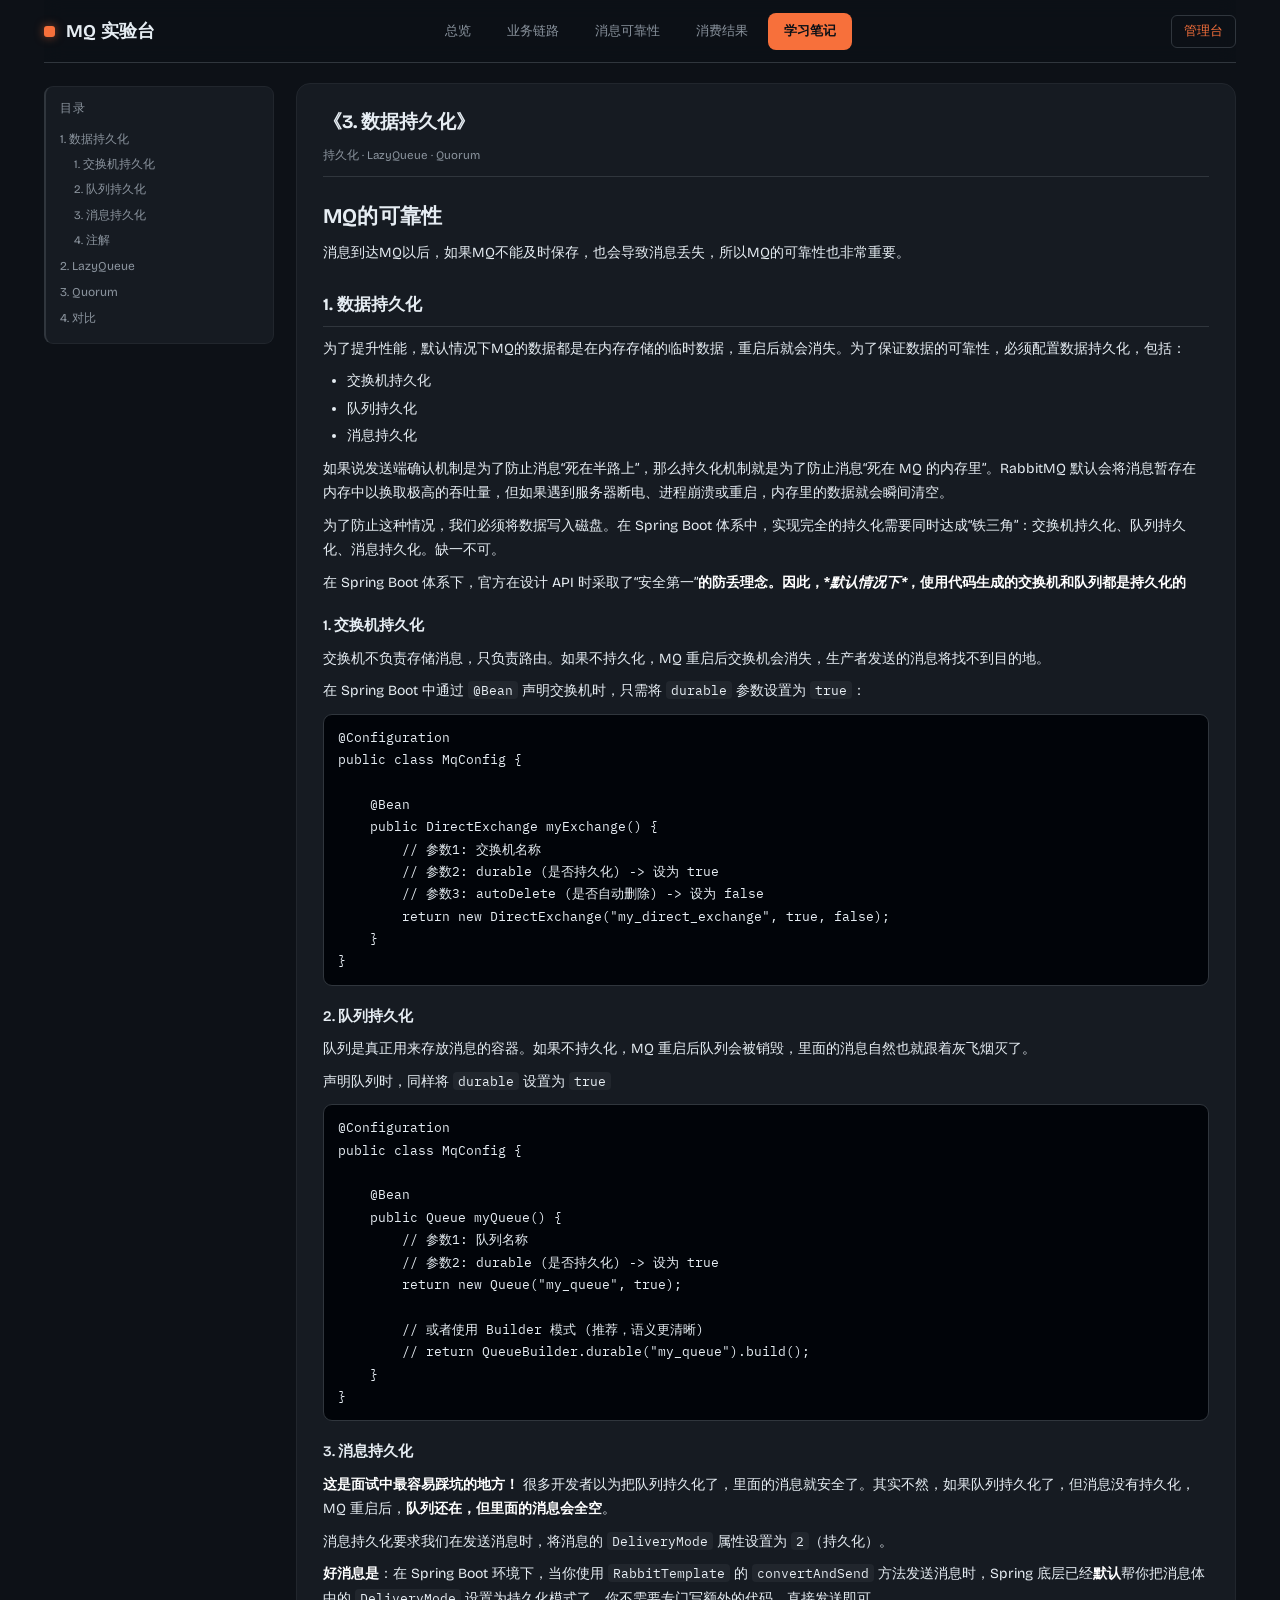
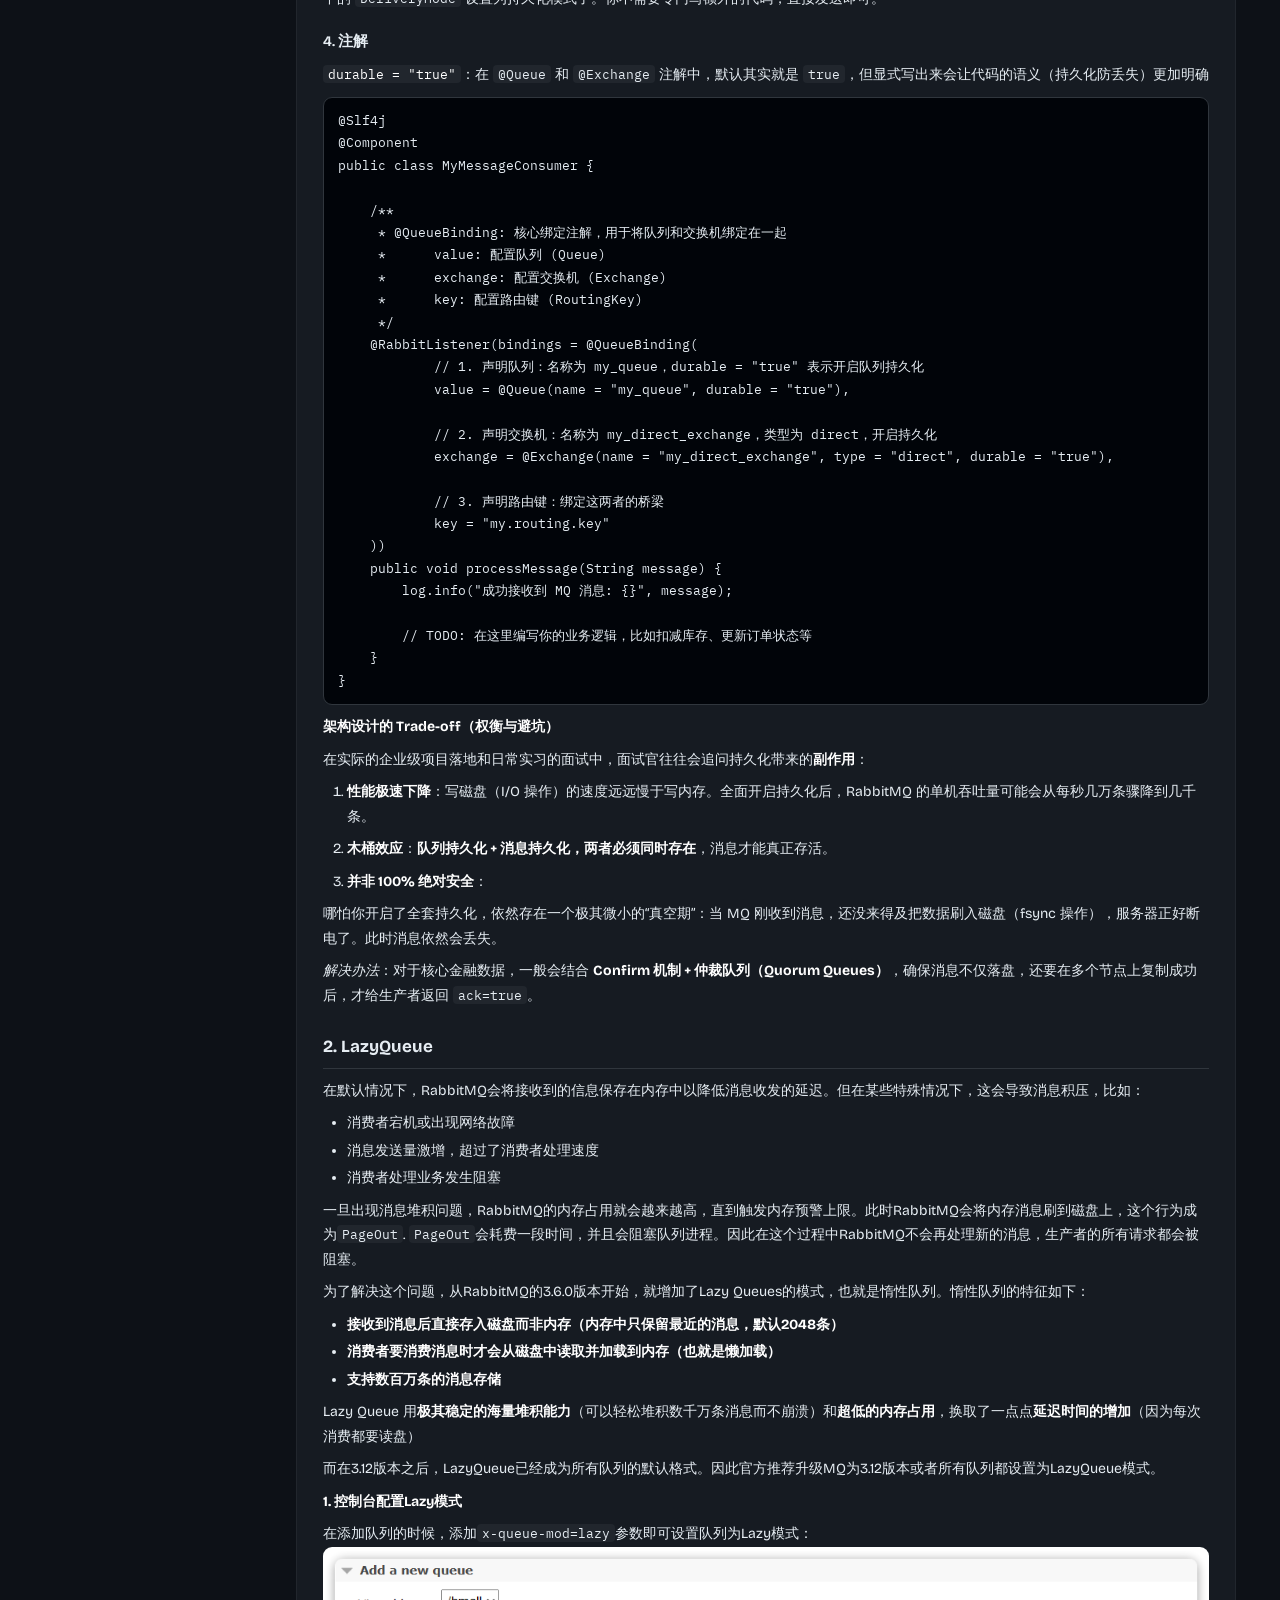
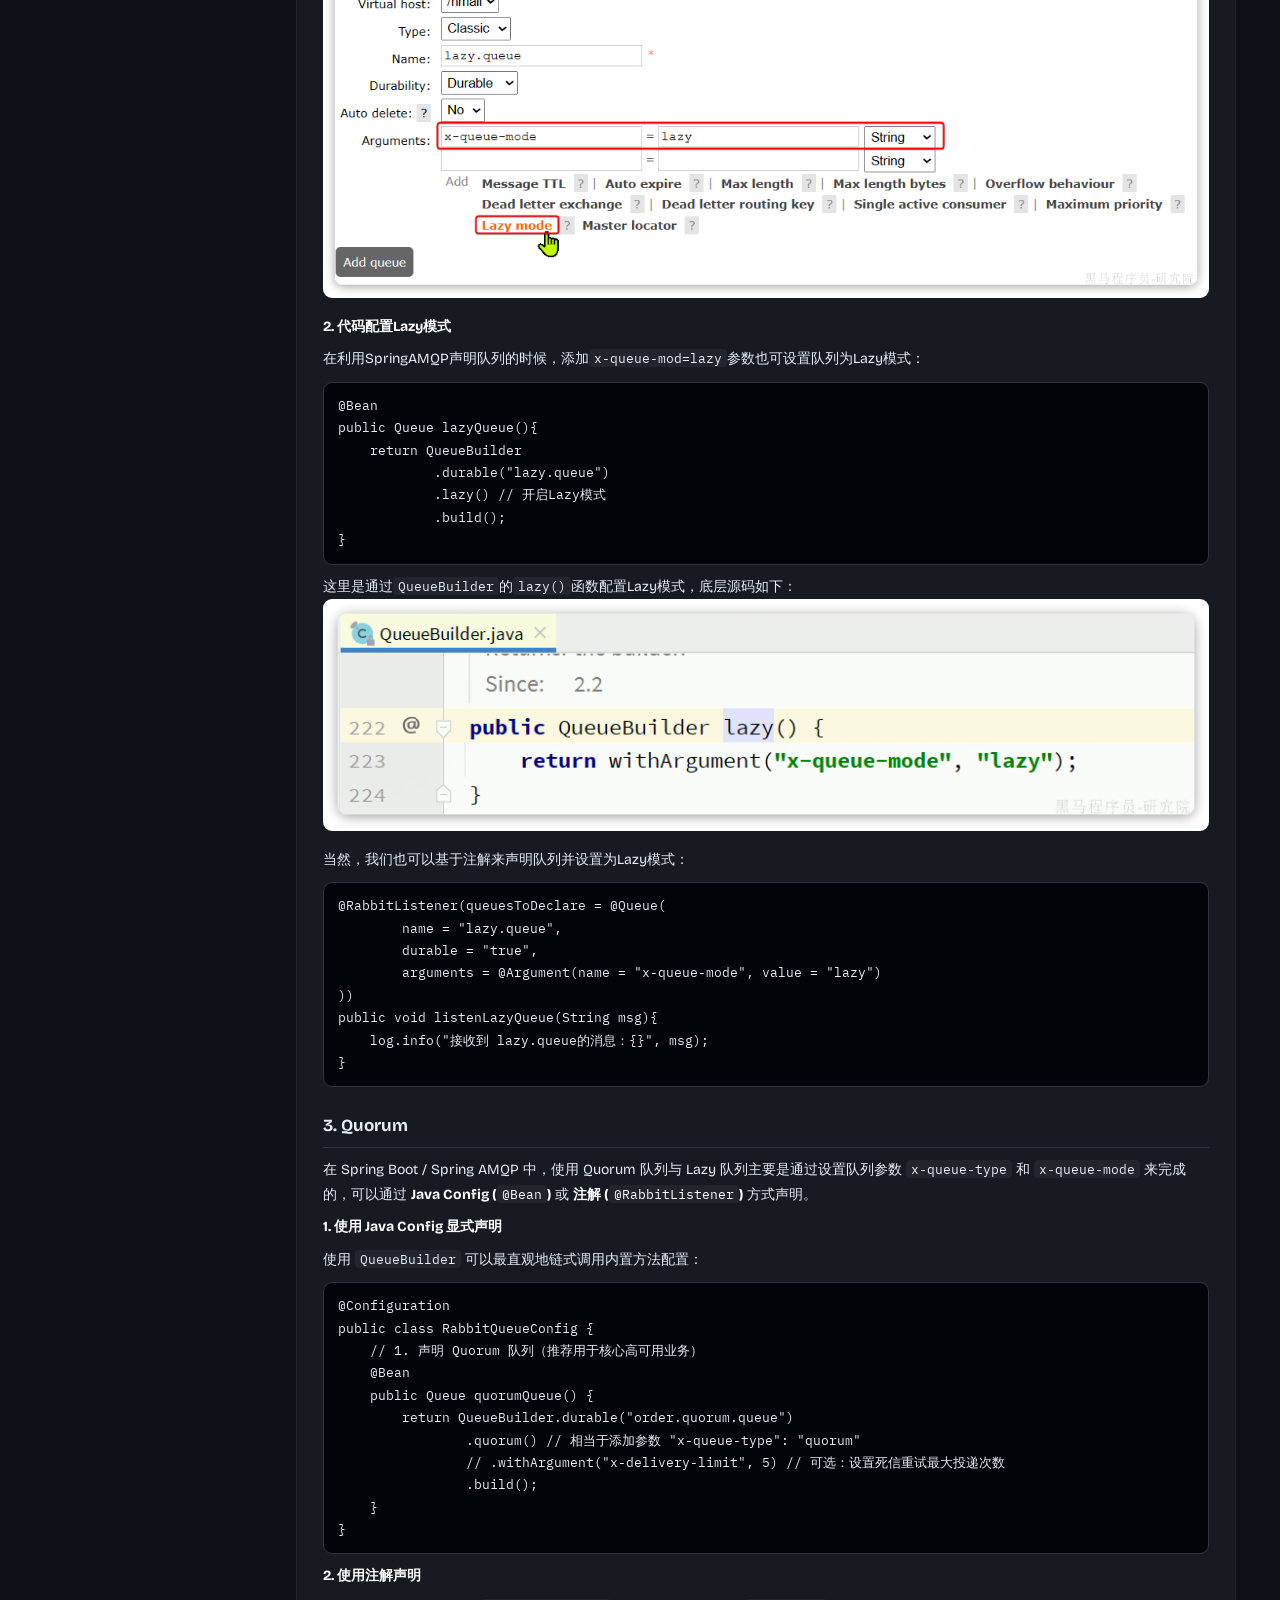
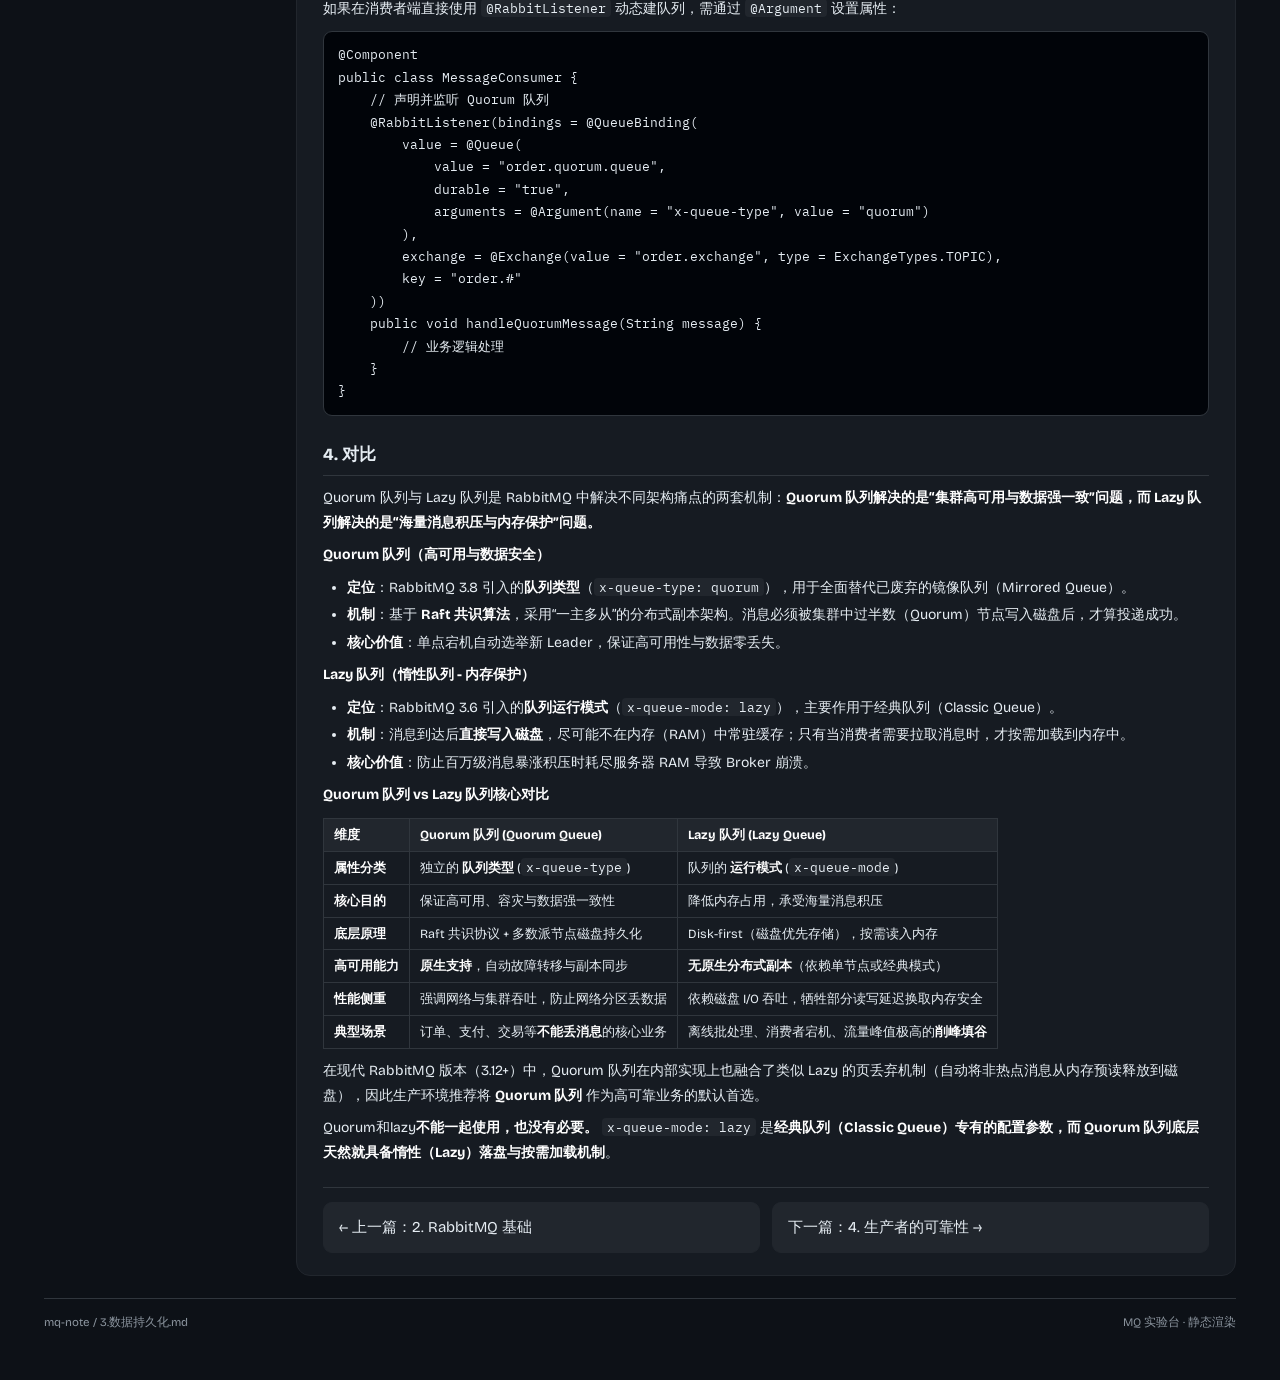
<file: mq-frontend/notes/3.html>
<!DOCTYPE html>
<html lang="zh-CN">
<head>
<meta charset="UTF-8">
<meta name="viewport" content="width=device-width, initial-scale=1">
<title>数据持久化 · MQ 实验台</title>
<link rel="preconnect" href="https://fonts.googleapis.com">
<link rel="preconnect" href="https://fonts.gstatic.com" crossorigin>
<link rel="stylesheet" media="print" onload="this.media='all'"
      href="https://fonts.googleapis.com/css2?family=Bricolage+Grotesque:opsz,wght@12..96,500;12..96,700&family=IBM+Plex+Mono:wght@400;500&display=swap">
<link rel="stylesheet" href="../css/style.css">
</head>
<body>
<header class="topbar">
  <div class="brand">
    <span class="brand-mark" aria-hidden="true"></span>
    <div>
      <h1>MQ 实验台</h1>
    </div>
  </div>
  <nav class="nav" aria-label="主导航"><a href="../index.html">总览</a><a href="../trade.html">业务链路</a><a href="../reliability.html">消息可靠性</a><a href="../consume.html">消费结果</a><a href="../notes.html" class="on">学习笔记</a></nav>
  <div class="topbar-side">
    <a class="mgmt" href="http://192.168.146.130:15672" target="_blank" rel="noopener">管理台</a>
  </div>
</header>
<div class="note-layout">
<aside class="toc" aria-label="目录"><div class="toc-title">目录</div><a class="lv2" href="#sec-1">1. 数据持久化</a><a class="lv3" href="#sec-2">1. 交换机持久化</a><a class="lv3" href="#sec-3">2. 队列持久化</a><a class="lv3" href="#sec-4">3. 消息持久化</a><a class="lv3" href="#sec-5">4. 注解</a><a class="lv2" href="#sec-6">2. LazyQueue</a><a class="lv2" href="#sec-7">3. Quorum</a><a class="lv2" href="#sec-8">4. 对比</a></aside>
<div class="md-wrap">
  <div class="md-head">
    <h2>《3. 数据持久化》</h2>
    <p class="fine">持久化 · LazyQueue · Quorum</p>
  </div>
  <article class="md-body">
<h1>MQ的可靠性</h1>
<p>消息到达MQ以后，如果MQ不能及时保存，也会导致消息丢失，所以MQ的可靠性也非常重要。</p>
<h2 id="sec-1">1. 数据持久化</h2>
<p>为了提升性能，默认情况下MQ的数据都是在内存存储的临时数据，重启后就会消失。为了保证数据的可靠性，必须配置数据持久化，包括：</p>
<ul>
<li>交换机持久化</li>
<li>队列持久化</li>
<li>消息持久化</li>
</ul>
<p>如果说发送端确认机制是为了防止消息“死在半路上”，那么持久化机制就是为了防止消息“死在 MQ 的内存里”。RabbitMQ 默认会将消息暂存在内存中以换取极高的吞吐量，但如果遇到服务器断电、进程崩溃或重启，内存里的数据就会瞬间清空。</p>
<p>为了防止这种情况，我们必须将数据写入磁盘。在 Spring Boot 体系中，实现完全的持久化需要同时达成“铁三角”：交换机持久化、队列持久化、消息持久化。缺一不可。</p>
<p>在 Spring Boot 体系下，官方在设计 API 时采取了“安全第一”<strong>的防丢理念。因此，*<em>默认情况下*</em>，使用代码生成的交换机和队列都是持久化的</strong></p>
<h3 id="sec-2">1. 交换机持久化</h3>
<p>交换机不负责存储消息，只负责路由。如果不持久化，MQ 重启后交换机会消失，生产者发送的消息将找不到目的地。</p>
<p>在 Spring Boot 中通过 <code>@Bean</code> 声明交换机时，只需将 <code>durable</code> 参数设置为 <code>true</code>：</p>
<pre><code class="language-java">@Configuration
public class MqConfig {

    @Bean
    public DirectExchange myExchange() {
        // 参数1: 交换机名称
        // 参数2: durable (是否持久化) -&gt; 设为 true
        // 参数3: autoDelete (是否自动删除) -&gt; 设为 false
        return new DirectExchange(&quot;my_direct_exchange&quot;, true, false);
    }
}
</code></pre>
<h3 id="sec-3">2. 队列持久化</h3>
<p>队列是真正用来存放消息的容器。如果不持久化，MQ 重启后队列会被销毁，里面的消息自然也就跟着灰飞烟灭了。</p>
<p>声明队列时，同样将 <code>durable</code> 设置为 <code>true</code></p>
<pre><code class="language-java">@Configuration
public class MqConfig {

    @Bean
    public Queue myQueue() {
        // 参数1: 队列名称
        // 参数2: durable (是否持久化) -&gt; 设为 true
        return new Queue(&quot;my_queue&quot;, true);

        // 或者使用 Builder 模式 (推荐，语义更清晰)
        // return QueueBuilder.durable(&quot;my_queue&quot;).build();
    }
}
</code></pre>
<h3 id="sec-4">3. 消息持久化</h3>
<p><strong>这是面试中最容易踩坑的地方！</strong> 很多开发者以为把队列持久化了，里面的消息就安全了。其实不然，如果队列持久化了，但消息没有持久化，MQ 重启后，<strong>队列还在，但里面的消息会全空</strong>。</p>
<p>消息持久化要求我们在发送消息时，将消息的 <code>DeliveryMode</code> 属性设置为 <code>2</code>（持久化）。</p>
<p><strong>好消息是</strong>：在 Spring Boot 环境下，当你使用 <code>RabbitTemplate</code> 的 <code>convertAndSend</code> 方法发送消息时，Spring 底层已经<strong>默认</strong>帮你把消息体中的 <code>DeliveryMode</code> 设置为持久化模式了。你不需要专门写额外的代码，直接发送即可。</p>
<h3 id="sec-5">4. 注解</h3>
<p><strong><code>durable = "true"</code></strong>：在 <code>@Queue</code> 和 <code>@Exchange</code> 注解中，默认其实就是 <code>true</code>，但显式写出来会让代码的语义（持久化防丢失）更加明确</p>
<pre><code class="language-java">@Slf4j
@Component
public class MyMessageConsumer {

    /**
     * @QueueBinding: 核心绑定注解，用于将队列和交换机绑定在一起
     *      value: 配置队列 (Queue)
     *      exchange: 配置交换机 (Exchange)
     *      key: 配置路由键 (RoutingKey)
     */
    @RabbitListener(bindings = @QueueBinding(
            // 1. 声明队列：名称为 my_queue，durable = &quot;true&quot; 表示开启队列持久化
            value = @Queue(name = &quot;my_queue&quot;, durable = &quot;true&quot;),

            // 2. 声明交换机：名称为 my_direct_exchange，类型为 direct，开启持久化
            exchange = @Exchange(name = &quot;my_direct_exchange&quot;, type = &quot;direct&quot;, durable = &quot;true&quot;),

            // 3. 声明路由键：绑定这两者的桥梁
            key = &quot;my.routing.key&quot;
    ))
    public void processMessage(String message) {
        log.info(&quot;成功接收到 MQ 消息: {}&quot;, message);

        // TODO: 在这里编写你的业务逻辑，比如扣减库存、更新订单状态等
    }
}
</code></pre>
<p><strong>架构设计的 Trade-off（权衡与避坑）</strong></p>
<p>在实际的企业级项目落地和日常实习的面试中，面试官往往会追问持久化带来的<strong>副作用</strong>：</p>
<ol>
<li>
<p><strong>性能极速下降</strong>：写磁盘（I/O 操作）的速度远远慢于写内存。全面开启持久化后，RabbitMQ 的单机吞吐量可能会从每秒几万条骤降到几千条。</p>
</li>
<li>
<p><strong>木桶效应</strong>：<strong>队列持久化 + 消息持久化，两者必须同时存在</strong>，消息才能真正存活。</p>
</li>
<li>
<p><strong>并非 100% 绝对安全</strong>：</p>
</li>
</ol>
<p>哪怕你开启了全套持久化，依然存在一个极其微小的“真空期”：当 MQ 刚收到消息，还没来得及把数据刷入磁盘（fsync 操作），服务器正好断电了。此时消息依然会丢失。</p>
<p><em>解决办法</em>：对于核心金融数据，一般会结合 <strong>Confirm 机制 + 仲裁队列（Quorum Queues）</strong>，确保消息不仅落盘，还要在多个节点上复制成功后，才给生产者返回 <code>ack=true</code>。</p>
<h2 id="sec-6">2. LazyQueue</h2>
<p>在默认情况下，RabbitMQ会将接收到的信息保存在内存中以降低消息收发的延迟。但在某些特殊情况下，这会导致消息积压，比如：</p>
<ul>
<li>消费者宕机或出现网络故障</li>
<li>消息发送量激增，超过了消费者处理速度</li>
<li>消费者处理业务发生阻塞</li>
</ul>
<p>一旦出现消息堆积问题，RabbitMQ的内存占用就会越来越高，直到触发内存预警上限。此时RabbitMQ会将内存消息刷到磁盘上，这个行为成为<code>PageOut</code>. <code>PageOut</code>会耗费一段时间，并且会阻塞队列进程。因此在这个过程中RabbitMQ不会再处理新的消息，生产者的所有请求都会被阻塞。</p>
<p>为了解决这个问题，从RabbitMQ的3.6.0版本开始，就增加了Lazy Queues的模式，也就是惰性队列。惰性队列的特征如下：</p>
<ul>
<li><strong>接收到消息后直接存入磁盘而非内存（内存中只保留最近的消息，默认2048条）</strong></li>
<li><strong>消费者要消费消息时才会从磁盘中读取并加载到内存（也就是懒加载）</strong></li>
<li><strong>支持数百万条的消息存储</strong></li>
</ul>
<p>Lazy Queue 用<strong>极其稳定的海量堆积能力</strong>（可以轻松堆积数千万条消息而不崩溃）和<strong>超低的内存占用</strong>，换取了一点点<strong>延迟时间的增加</strong>（因为每次消费都要读盘）</p>
<p>而在3.12版本之后，LazyQueue已经成为所有队列的默认格式。因此官方推荐升级MQ为3.12版本或者所有队列都设置为LazyQueue模式。</p>
<p><strong>1. 控制台配置Lazy模式</strong></p>
<p>在添加队列的时候，添加<code>x-queue-mod=lazy</code>参数即可设置队列为Lazy模式：<br />
<img alt="image-20260807202050974" src="images/image-20260807202050974.png" /></p>
<p><strong>2. 代码配置Lazy模式</strong></p>
<p>在利用SpringAMQP声明队列的时候，添加<code>x-queue-mod=lazy</code>参数也可设置队列为Lazy模式：</p>
<pre><code class="language-java">@Bean
public Queue lazyQueue(){
    return QueueBuilder
            .durable(&quot;lazy.queue&quot;)
            .lazy() // 开启Lazy模式
            .build();
}
</code></pre>
<p>这里是通过<code>QueueBuilder</code>的<code>lazy()</code>函数配置Lazy模式，底层源码如下：<br />
<img alt="image-20260807202630467" src="images/image-20260807202630467.png" /></p>
<p>当然，我们也可以基于注解来声明队列并设置为Lazy模式：</p>
<pre><code class="language-java">@RabbitListener(queuesToDeclare = @Queue(
        name = &quot;lazy.queue&quot;,
        durable = &quot;true&quot;,
        arguments = @Argument(name = &quot;x-queue-mode&quot;, value = &quot;lazy&quot;)
))
public void listenLazyQueue(String msg){
    log.info(&quot;接收到 lazy.queue的消息：{}&quot;, msg);
}
</code></pre>
<h2 id="sec-7">3. Quorum</h2>
<p>在 Spring Boot / Spring AMQP 中，使用 Quorum 队列与 Lazy 队列主要是通过设置队列参数 <code>x-queue-type</code> 和 <code>x-queue-mode</code> 来完成的，可以通过 <strong>Java Config (<code>@Bean</code>)</strong> 或 <strong>注解 (<code>@RabbitListener</code>)</strong> 方式声明。</p>
<p><strong>1. 使用 Java Config 显式声明</strong></p>
<p>使用 <code>QueueBuilder</code> 可以最直观地链式调用内置方法配置：</p>
<pre><code class="language-java">@Configuration
public class RabbitQueueConfig {
    // 1. 声明 Quorum 队列（推荐用于核心高可用业务）
    @Bean
    public Queue quorumQueue() {
        return QueueBuilder.durable(&quot;order.quorum.queue&quot;)
                .quorum() // 相当于添加参数 &quot;x-queue-type&quot;: &quot;quorum&quot;
                // .withArgument(&quot;x-delivery-limit&quot;, 5) // 可选：设置死信重试最大投递次数
                .build();
    }
}
</code></pre>
<p><strong>2. 使用注解声明</strong></p>
<p>如果在消费者端直接使用 <code>@RabbitListener</code> 动态建队列，需通过 <code>@Argument</code> 设置属性：</p>
<pre><code class="language-java">@Component
public class MessageConsumer {
    // 声明并监听 Quorum 队列
    @RabbitListener(bindings = @QueueBinding(
        value = @Queue(
            value = &quot;order.quorum.queue&quot;,
            durable = &quot;true&quot;,
            arguments = @Argument(name = &quot;x-queue-type&quot;, value = &quot;quorum&quot;)
        ),
        exchange = @Exchange(value = &quot;order.exchange&quot;, type = ExchangeTypes.TOPIC),
        key = &quot;order.#&quot;
    ))
    public void handleQuorumMessage(String message) {
        // 业务逻辑处理
    }
}
</code></pre>
<h2 id="sec-8">4. 对比</h2>
<p>Quorum 队列与 Lazy 队列是 RabbitMQ 中解决不同架构痛点的两套机制：<strong>Quorum 队列解决的是“集群高可用与数据强一致”问题，而 Lazy 队列解决的是“海量消息积压与内存保护”问题。</strong></p>
<p><strong>Quorum 队列（高可用与数据安全）</strong></p>
<ul>
<li><strong>定位</strong>：RabbitMQ 3.8 引入的<strong>队列类型</strong>（<code>x-queue-type: quorum</code>），用于全面替代已废弃的镜像队列（Mirrored Queue）。</li>
<li><strong>机制</strong>：基于 <strong>Raft 共识算法</strong>，采用“一主多从”的分布式副本架构。消息必须被集群中过半数（Quorum）节点写入磁盘后，才算投递成功。</li>
<li><strong>核心价值</strong>：单点宕机自动选举新 Leader，保证高可用性与数据零丢失。</li>
</ul>
<p><strong>Lazy 队列（惰性队列 - 内存保护）</strong></p>
<ul>
<li><strong>定位</strong>：RabbitMQ 3.6 引入的<strong>队列运行模式</strong>（<code>x-queue-mode: lazy</code>），主要作用于经典队列（Classic Queue）。</li>
<li><strong>机制</strong>：消息到达后<strong>直接写入磁盘</strong>，尽可能不在内存（RAM）中常驻缓存；只有当消费者需要拉取消息时，才按需加载到内存中。</li>
<li><strong>核心价值</strong>：防止百万级消息暴涨积压时耗尽服务器 RAM 导致 Broker 崩溃。</li>
</ul>
<p><strong>Quorum 队列 vs Lazy 队列核心对比</strong></p>
<table>
<thead>
<tr>
<th><strong>维度</strong></th>
<th><strong>Quorum 队列 (Quorum Queue)</strong></th>
<th><strong>Lazy 队列 (Lazy Queue)</strong></th>
</tr>
</thead>
<tbody>
<tr>
<td><strong>属性分类</strong></td>
<td>独立的 <strong>队列类型</strong> (<code>x-queue-type</code>)</td>
<td>队列的 <strong>运行模式</strong> (<code>x-queue-mode</code>)</td>
</tr>
<tr>
<td><strong>核心目的</strong></td>
<td>保证高可用、容灾与数据强一致性</td>
<td>降低内存占用，承受海量消息积压</td>
</tr>
<tr>
<td><strong>底层原理</strong></td>
<td>Raft 共识协议 + 多数派节点磁盘持久化</td>
<td>Disk-first（磁盘优先存储），按需读入内存</td>
</tr>
<tr>
<td><strong>高可用能力</strong></td>
<td><strong>原生支持</strong>，自动故障转移与副本同步</td>
<td><strong>无原生分布式副本</strong>（依赖单节点或经典模式）</td>
</tr>
<tr>
<td><strong>性能侧重</strong></td>
<td>强调网络与集群吞吐，防止网络分区丢数据</td>
<td>依赖磁盘 I/O 吞吐，牺牲部分读写延迟换取内存安全</td>
</tr>
<tr>
<td><strong>典型场景</strong></td>
<td>订单、支付、交易等<strong>不能丢消息</strong>的核心业务</td>
<td>离线批处理、消费者宕机、流量峰值极高的<strong>削峰填谷</strong></td>
</tr>
</tbody>
</table>
<p>在现代 RabbitMQ 版本（3.12+）中，Quorum 队列在内部实现上也融合了类似 Lazy 的页丢弃机制（自动将非热点消息从内存预读释放到磁盘），因此生产环境推荐将 <strong>Quorum 队列</strong> 作为高可靠业务的默认首选。</p>
<p>Quorum和lazy<strong>不能一起使用，也没有必要。</strong> <code>x-queue-mode: lazy</code> 是<strong>经典队列（Classic Queue）专有的配置参数，而 Quorum 队列底层天然就具备惰性（Lazy）落盘与按需加载机制</strong>。</p>
  </article>
  <div class="pn"><a class="note" href="2.html">← 上一篇：2. RabbitMQ 基础</a><a class="note" href="4.html">下一篇：4. 生产者的可靠性 →</a></div>
</div>
</div>
<footer class="page-foot"><span>mq-note / 3.数据持久化.md</span><span>MQ 实验台 · 静态渲染</span></footer>
<script>
(function(){
  var links=[].slice.call(document.querySelectorAll('.toc a[href^="#"]'));
  if(!links.length)return;
  var map={};links.forEach(function(a){map[a.getAttribute("href").slice(1)]=a;});
  var heads=[].slice.call(document.querySelectorAll('.md-body h2[id],.md-body h3[id]'));
  var tops=[];
  function measure(){tops=heads.map(function(h){return h.getBoundingClientRect().top+window.scrollY;});}
  function update(){
    var y=window.scrollY+120,cur=null;
    for(var i=0;i<heads.length;i++){if(tops[i]<=y)cur=heads[i].id;}
    links.forEach(function(a){a.classList.remove("cur");});
    if(cur&&map[cur])map[cur].classList.add("cur");
  }
  addEventListener("scroll",update,{passive:true});
  addEventListener("resize",function(){measure();update();});
  measure();update();
})();
</script>
</body>
</html>
</file>
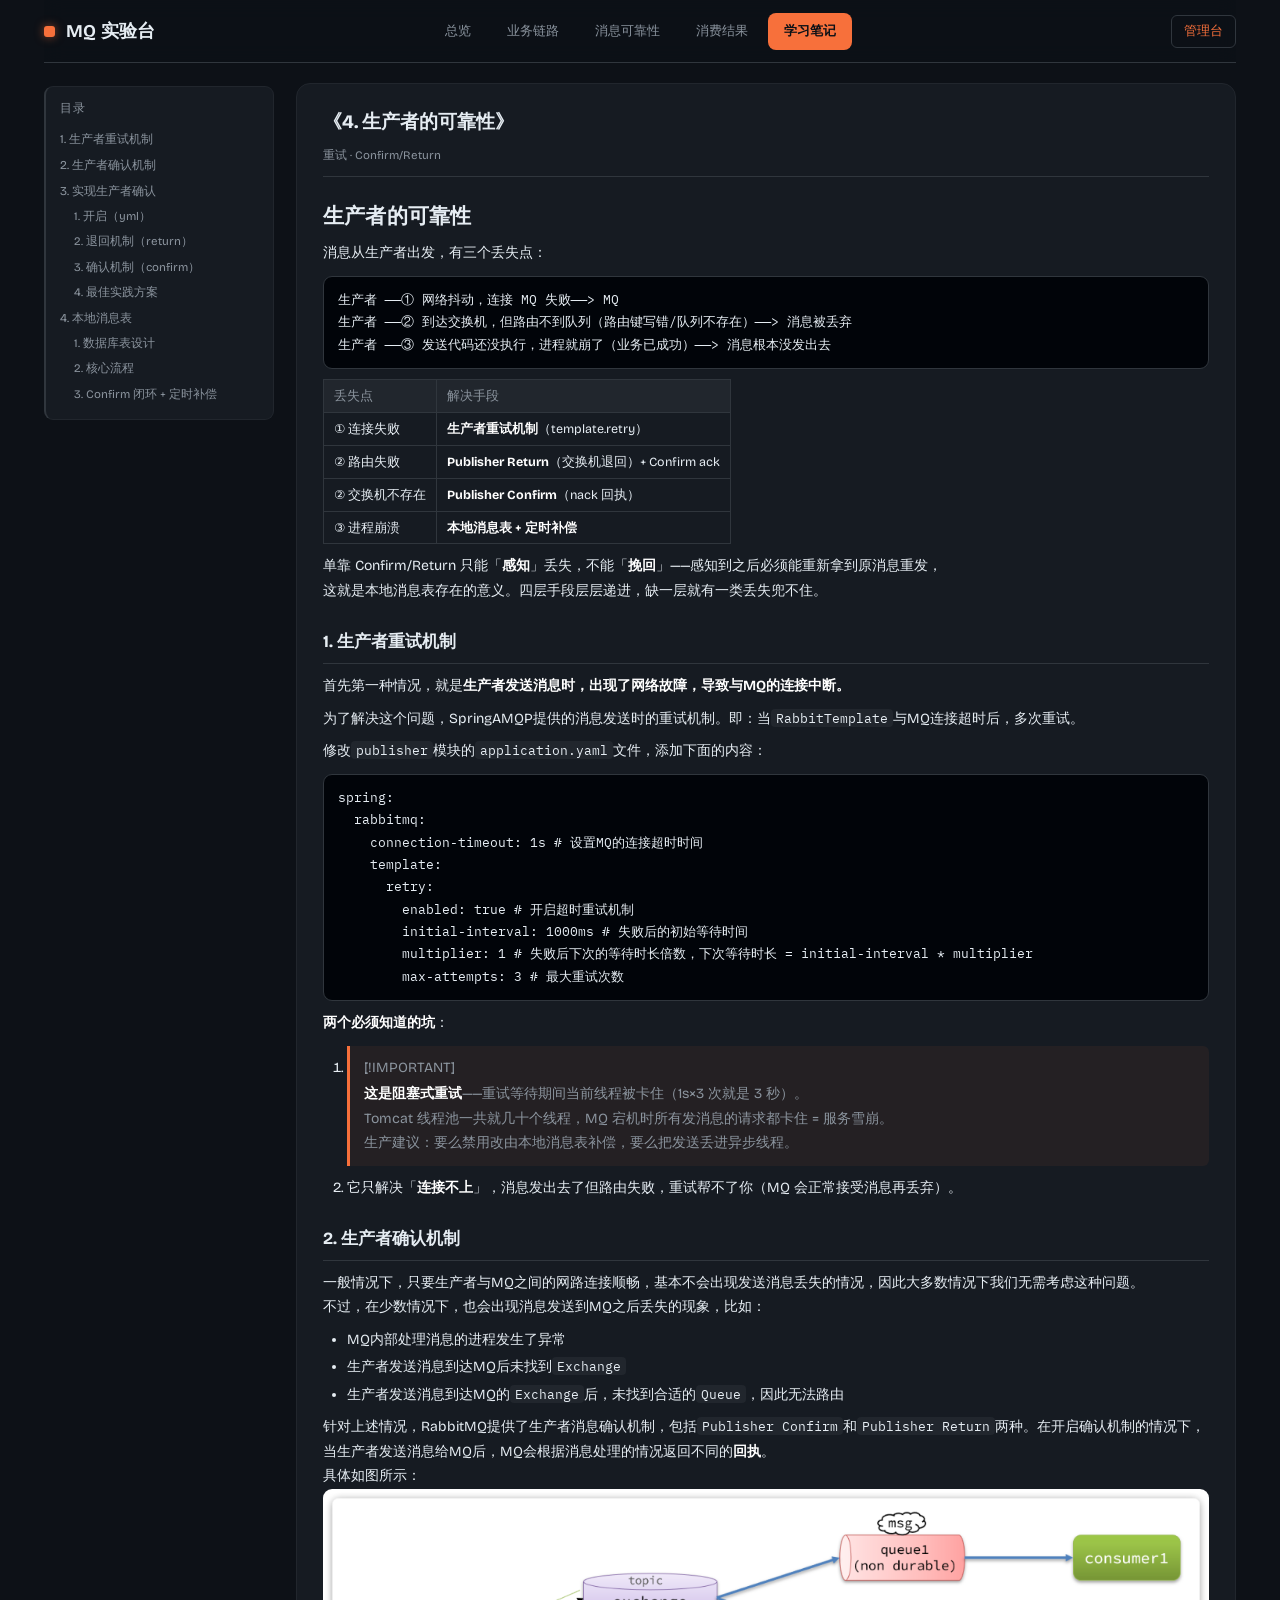
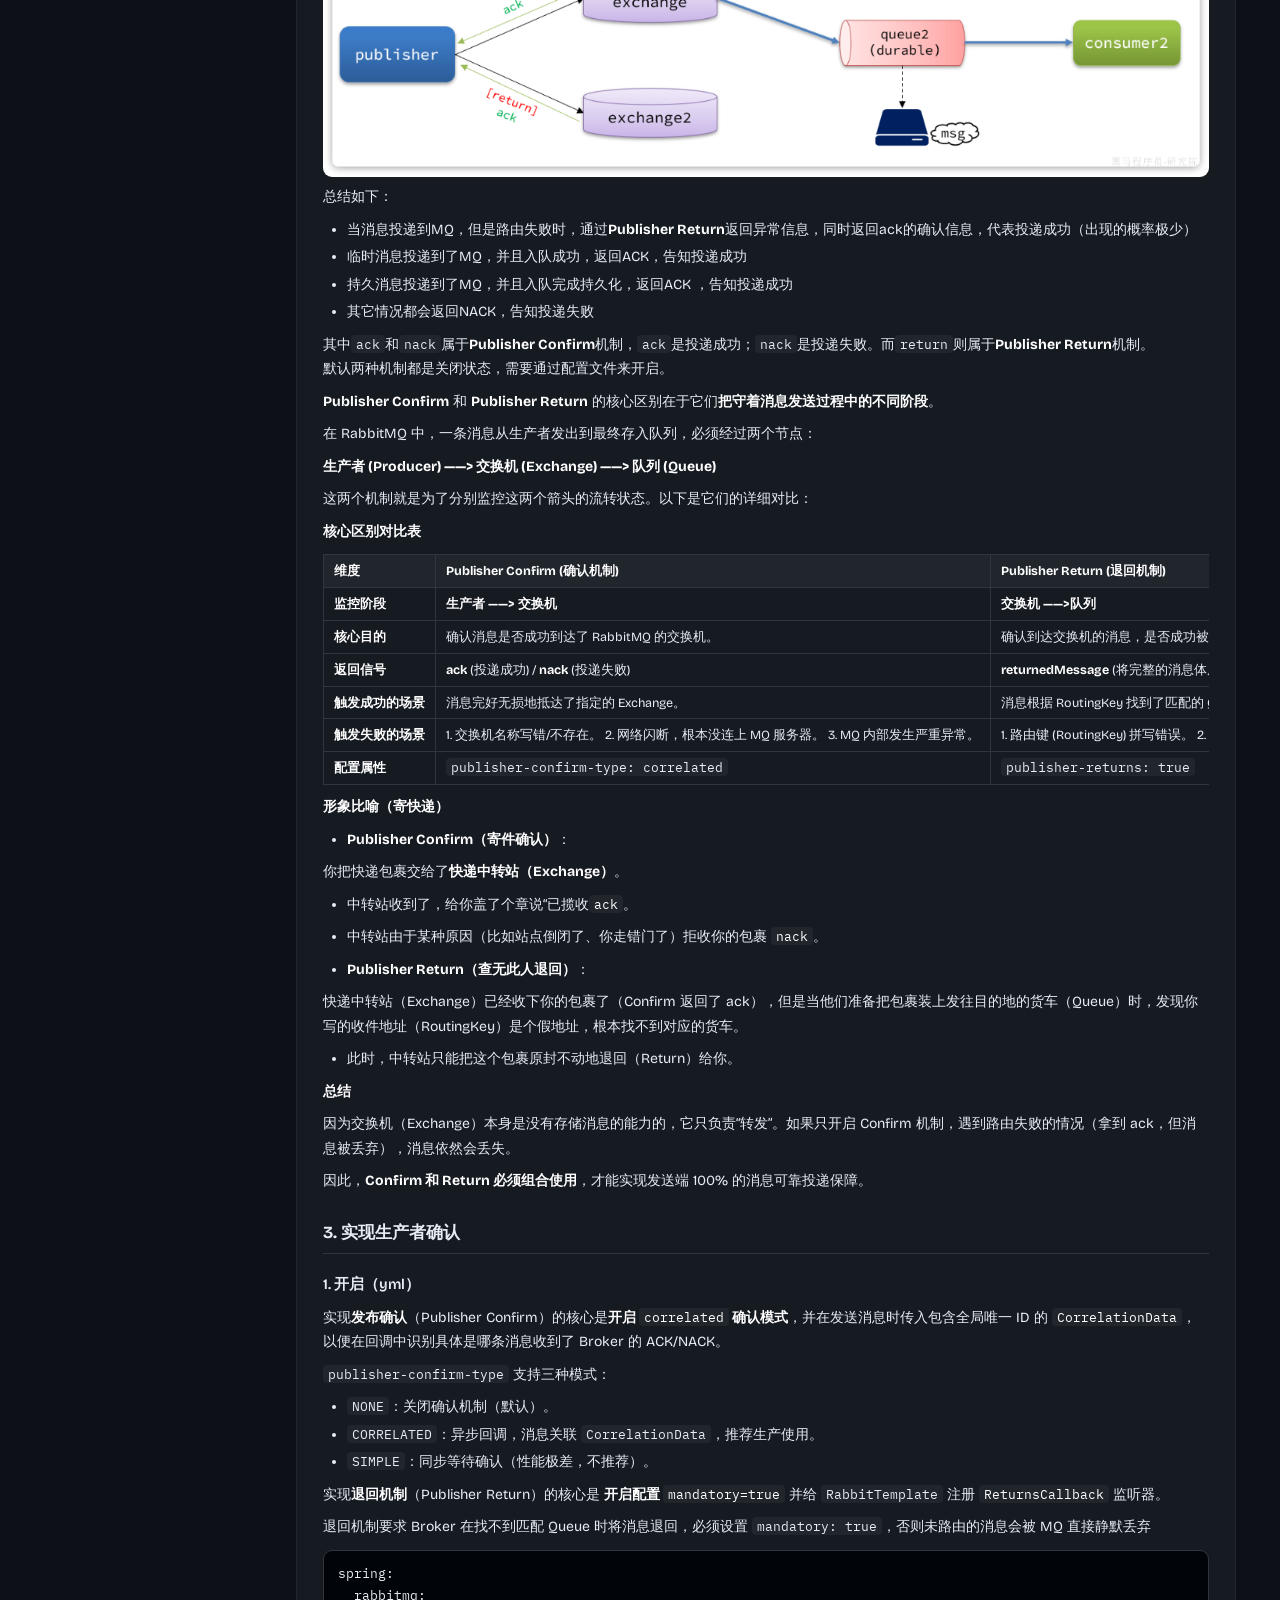
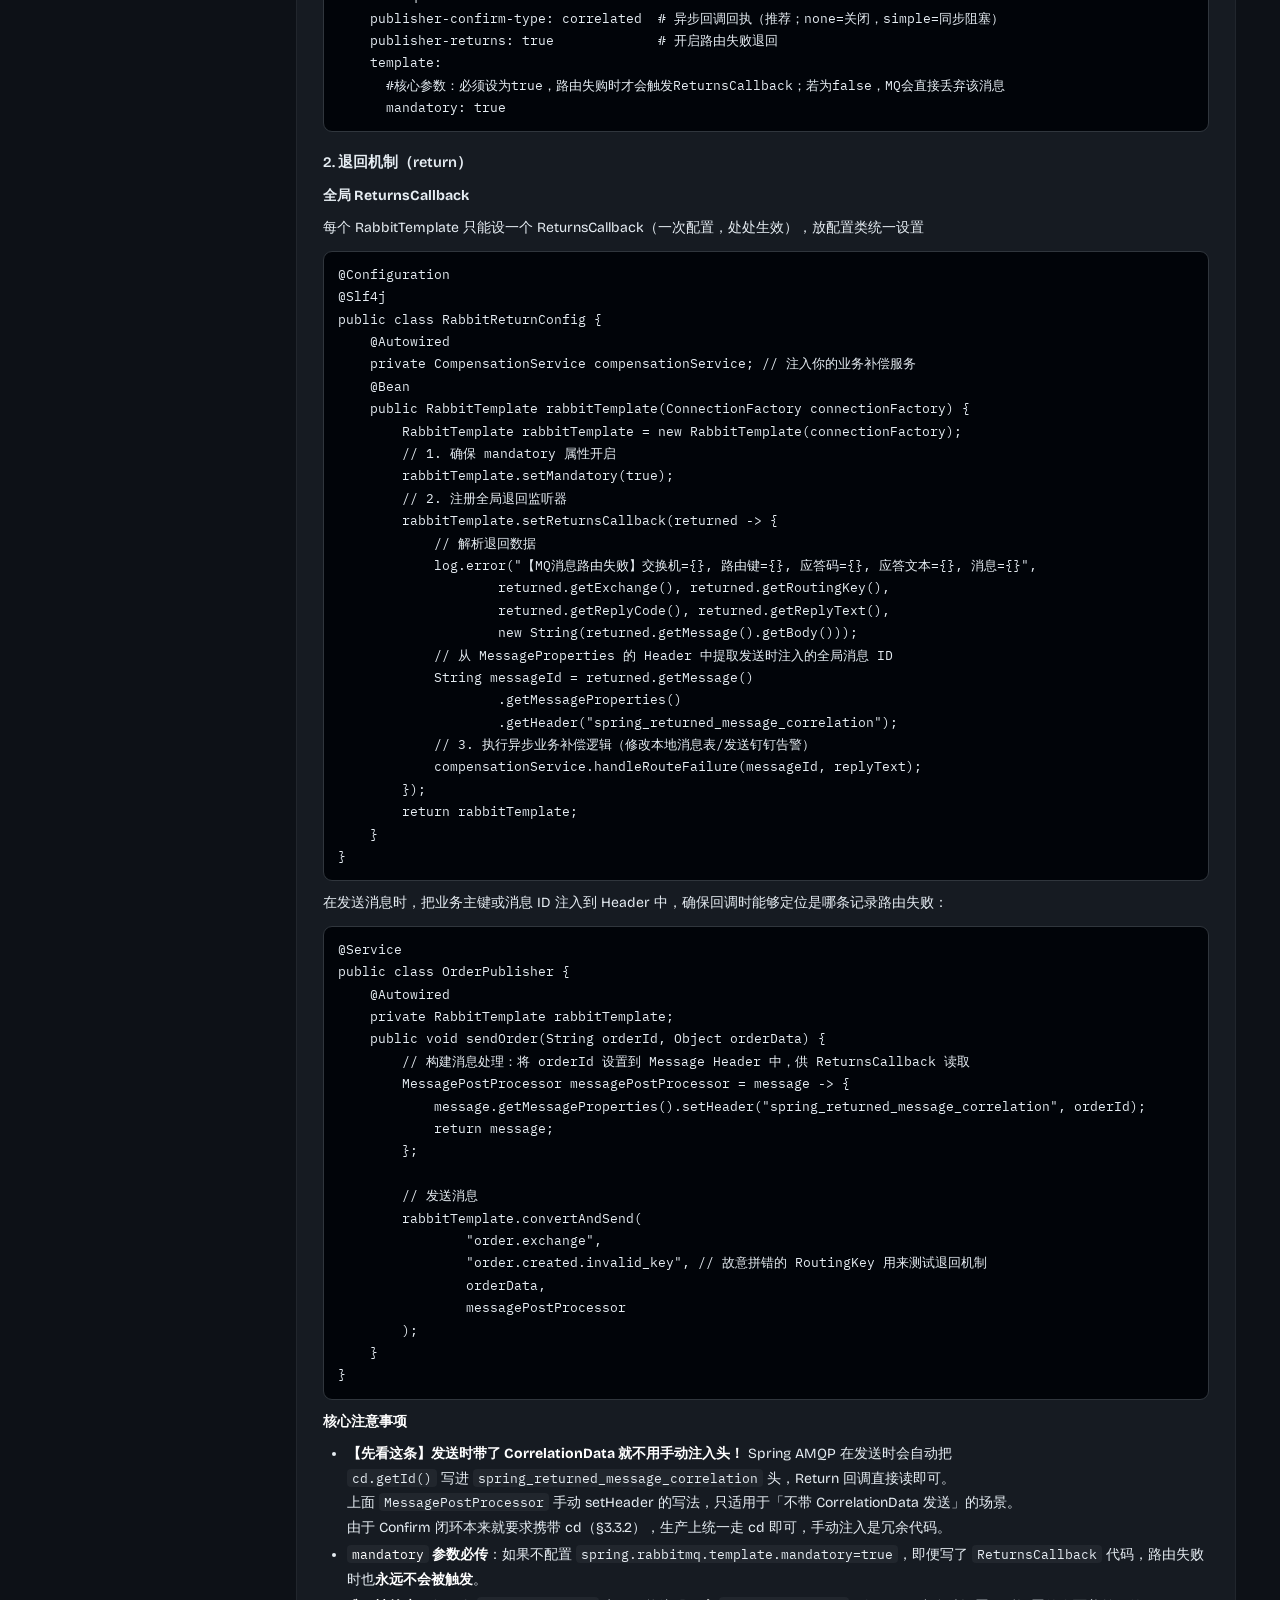
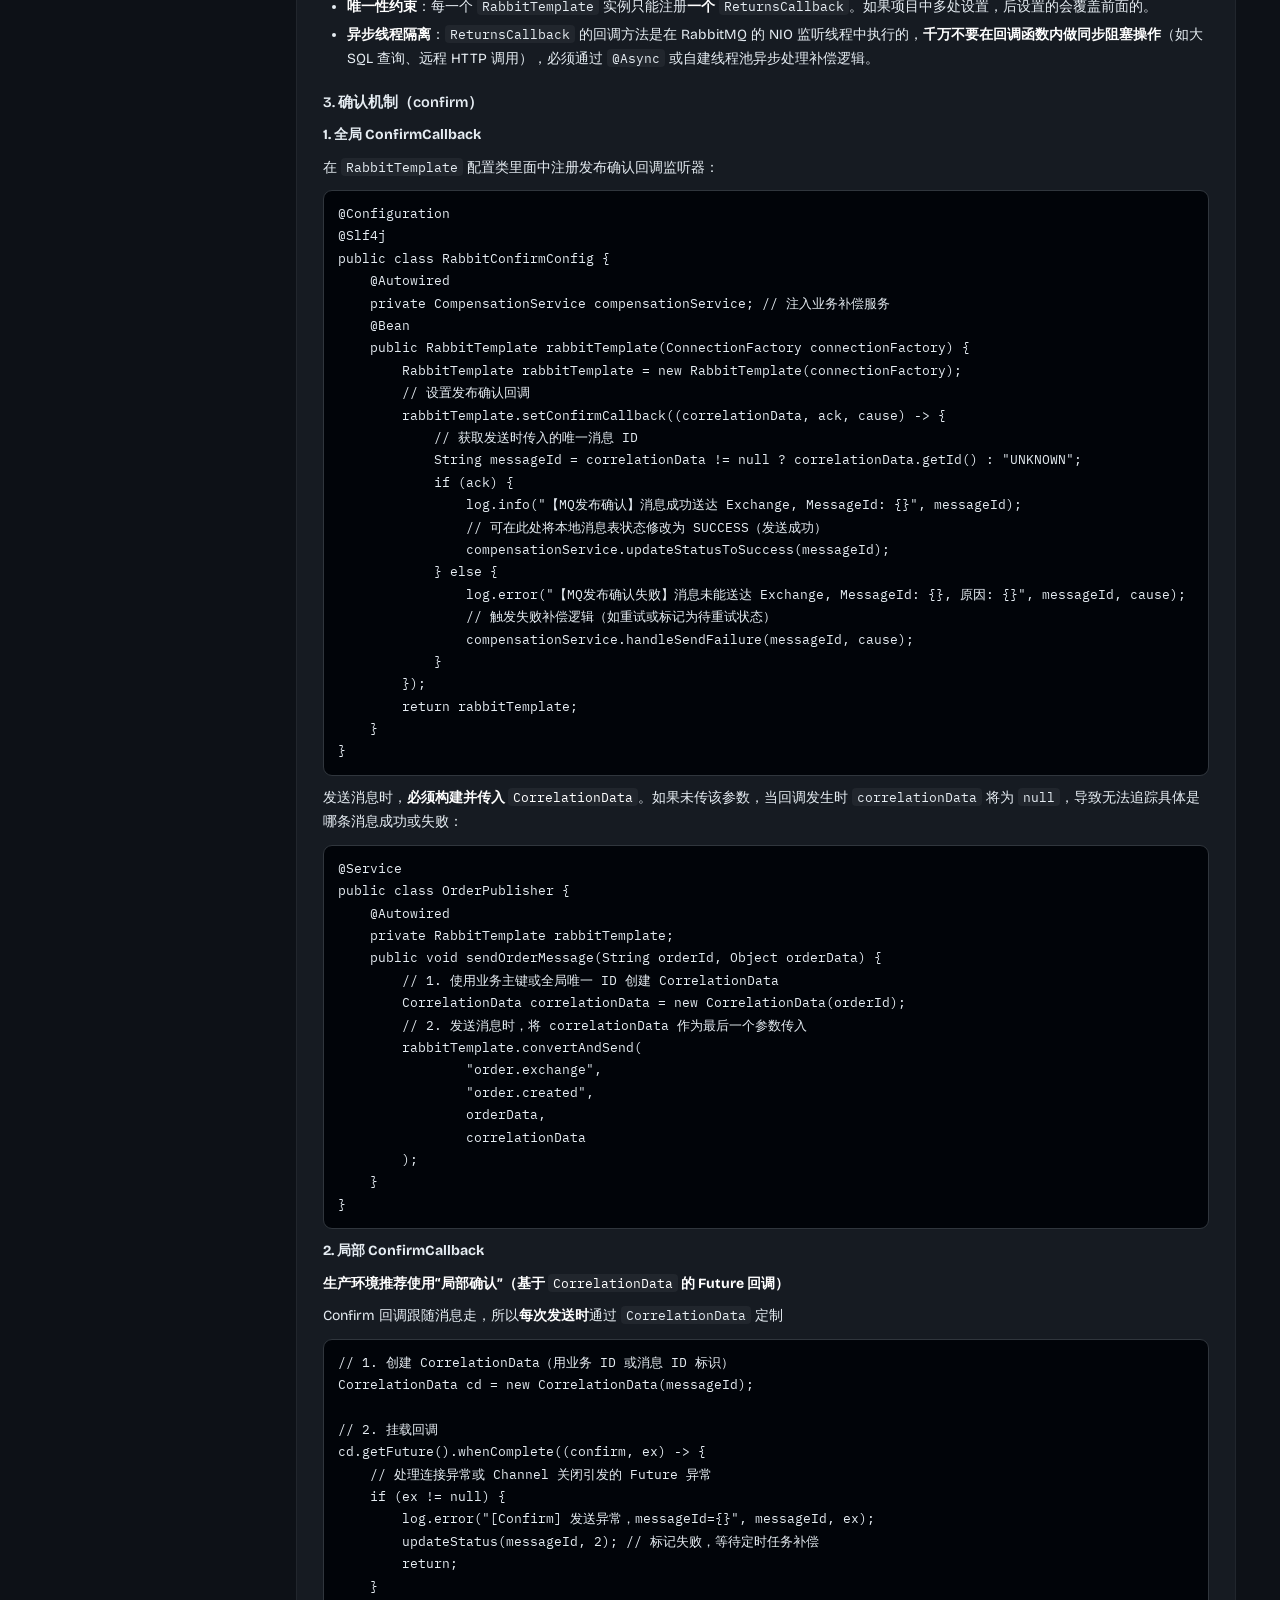
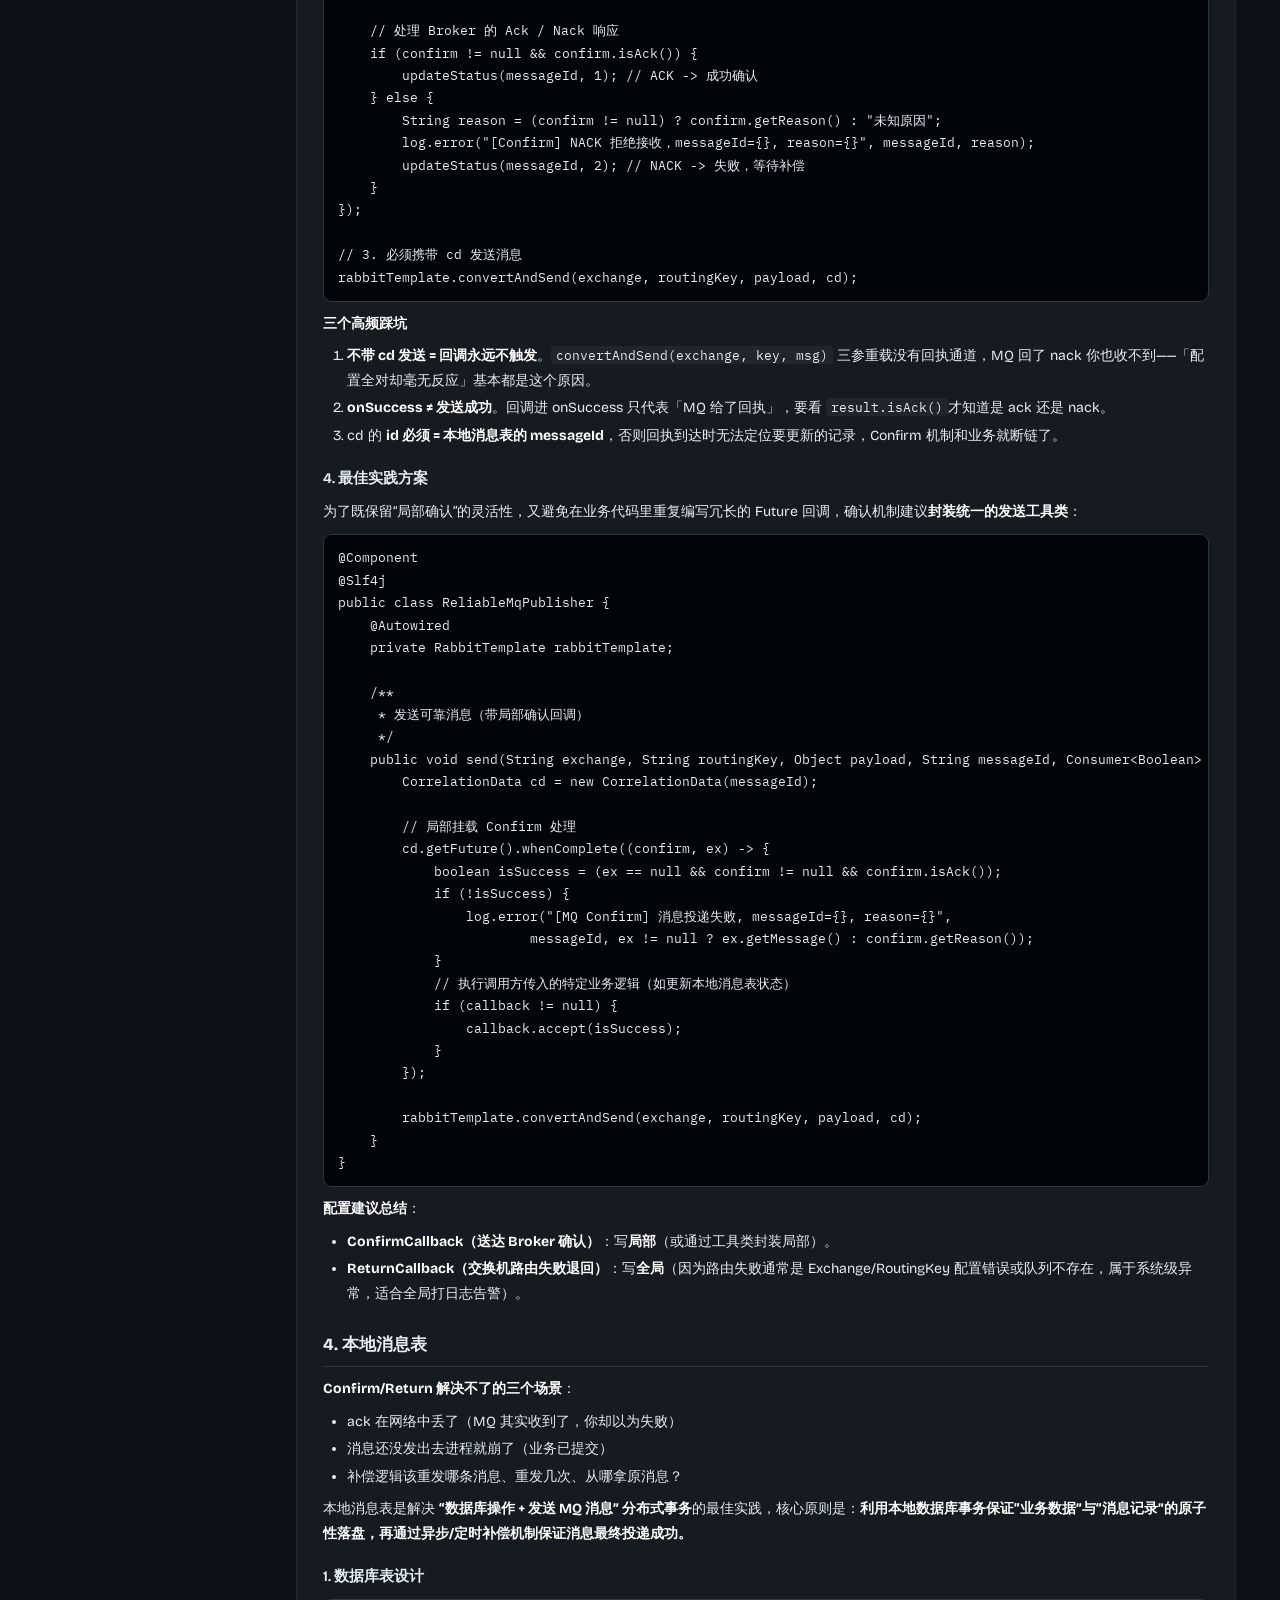
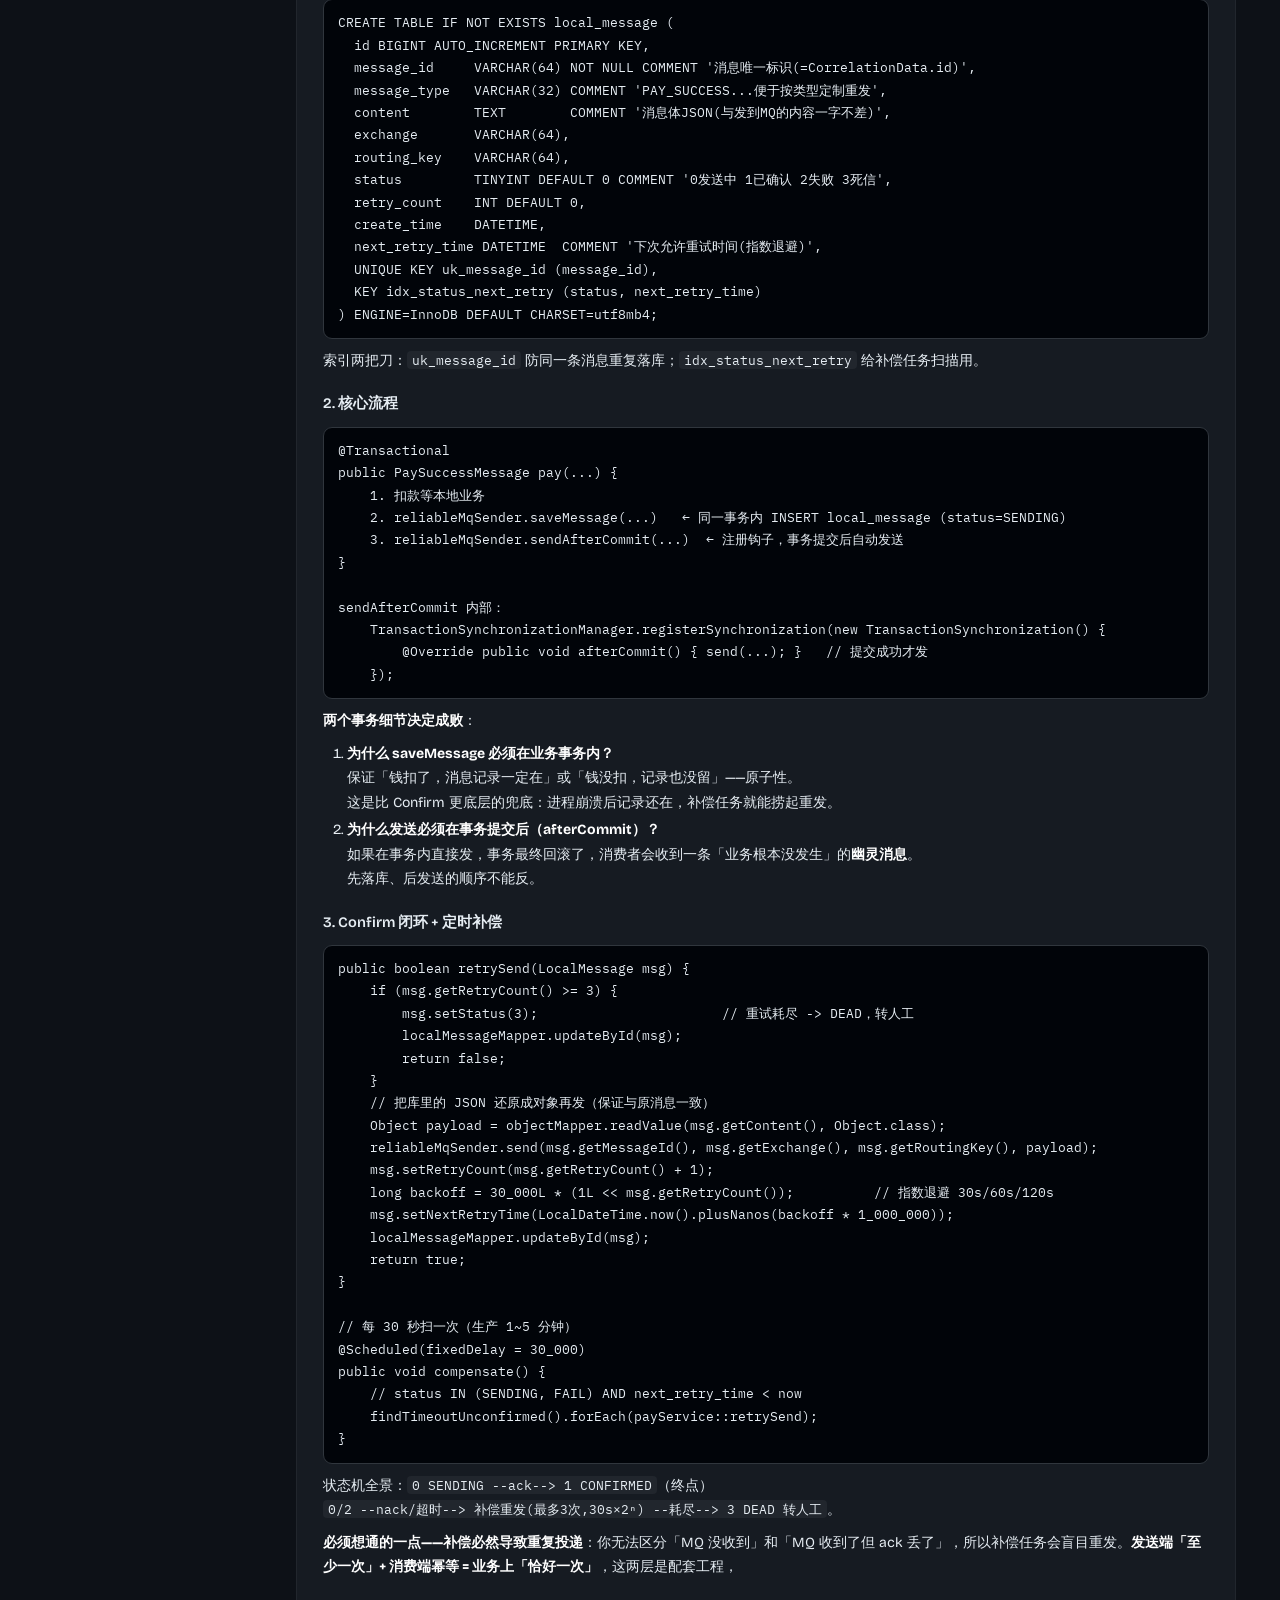
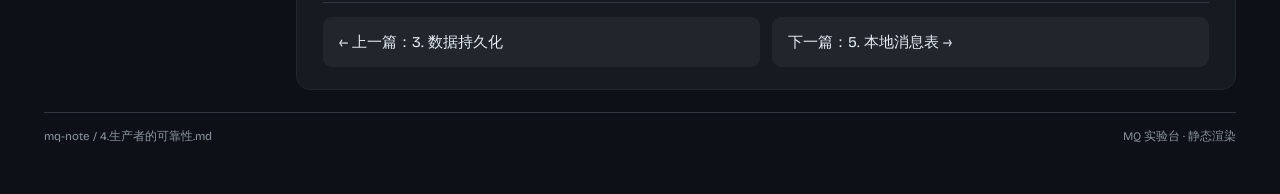
<file: mq-frontend/notes/4.html>
<!DOCTYPE html>
<html lang="zh-CN">
<head>
<meta charset="UTF-8">
<meta name="viewport" content="width=device-width, initial-scale=1">
<title>生产者的可靠性 · MQ 实验台</title>
<link rel="preconnect" href="https://fonts.googleapis.com">
<link rel="preconnect" href="https://fonts.gstatic.com" crossorigin>
<link rel="stylesheet" media="print" onload="this.media='all'"
      href="https://fonts.googleapis.com/css2?family=Bricolage+Grotesque:opsz,wght@12..96,500;12..96,700&family=IBM+Plex+Mono:wght@400;500&display=swap">
<link rel="stylesheet" href="../css/style.css">
</head>
<body>
<header class="topbar">
  <div class="brand">
    <span class="brand-mark" aria-hidden="true"></span>
    <div>
      <h1>MQ 实验台</h1>
    </div>
  </div>
  <nav class="nav" aria-label="主导航"><a href="../index.html">总览</a><a href="../trade.html">业务链路</a><a href="../reliability.html">消息可靠性</a><a href="../consume.html">消费结果</a><a href="../notes.html" class="on">学习笔记</a></nav>
  <div class="topbar-side">
    <a class="mgmt" href="http://192.168.146.130:15672" target="_blank" rel="noopener">管理台</a>
  </div>
</header>
<div class="note-layout">
<aside class="toc" aria-label="目录"><div class="toc-title">目录</div><a class="lv2" href="#sec-1">1. 生产者重试机制</a><a class="lv2" href="#sec-2">2. 生产者确认机制</a><a class="lv2" href="#sec-3">3. 实现生产者确认</a><a class="lv3" href="#sec-4">1. 开启（yml）</a><a class="lv3" href="#sec-5">2. 退回机制（return）</a><a class="lv3" href="#sec-6">3. 确认机制（confirm）</a><a class="lv3" href="#sec-7">4. 最佳实践方案</a><a class="lv2" href="#sec-8">4. 本地消息表</a><a class="lv3" href="#sec-9">1. 数据库表设计</a><a class="lv3" href="#sec-10">2. 核心流程</a><a class="lv3" href="#sec-11">3. Confirm 闭环 + 定时补偿</a></aside>
<div class="md-wrap">
  <div class="md-head">
    <h2>《4. 生产者的可靠性》</h2>
    <p class="fine">重试 · Confirm/Return</p>
  </div>
  <article class="md-body">
<h1>生产者的可靠性</h1>
<p>消息从生产者出发，有三个丢失点：</p>
<pre><code>生产者 ──① 网络抖动，连接 MQ 失败──&gt; MQ
生产者 ──② 到达交换机，但路由不到队列（路由键写错/队列不存在）──&gt; 消息被丢弃
生产者 ──③ 发送代码还没执行，进程就崩了（业务已成功）──&gt; 消息根本没发出去
</code></pre>
<table>
<thead>
<tr>
<th>丢失点</th>
<th>解决手段</th>
</tr>
</thead>
<tbody>
<tr>
<td>① 连接失败</td>
<td><strong>生产者重试机制</strong>（template.retry）</td>
</tr>
<tr>
<td>② 路由失败</td>
<td><strong>Publisher Return</strong>（交换机退回）+ Confirm ack</td>
</tr>
<tr>
<td>② 交换机不存在</td>
<td><strong>Publisher Confirm</strong>（nack 回执）</td>
</tr>
<tr>
<td>③ 进程崩溃</td>
<td><strong>本地消息表 + 定时补偿</strong></td>
</tr>
</tbody>
</table>
<p>单靠 Confirm/Return 只能「<strong>感知</strong>」丢失，不能「<strong>挽回</strong>」——感知到之后必须能重新拿到原消息重发，<br />
这就是本地消息表存在的意义。四层手段层层递进，缺一层就有一类丢失兜不住。</p>
<h2 id="sec-1">1. 生产者重试机制</h2>
<p>首先第一种情况，就是<strong>生产者发送消息时，出现了网络故障，导致与MQ的连接中断。</strong></p>
<p>为了解决这个问题，SpringAMQP提供的消息发送时的重试机制。即：当<code>RabbitTemplate</code>与MQ连接超时后，多次重试。</p>
<p>修改<code>publisher</code>模块的<code>application.yaml</code>文件，添加下面的内容：</p>
<pre><code class="language-yaml">spring:
  rabbitmq:
    connection-timeout: 1s # 设置MQ的连接超时时间
    template:
      retry:
        enabled: true # 开启超时重试机制
        initial-interval: 1000ms # 失败后的初始等待时间
        multiplier: 1 # 失败后下次的等待时长倍数，下次等待时长 = initial-interval * multiplier
        max-attempts: 3 # 最大重试次数
</code></pre>
<p><strong>两个必须知道的坑</strong>：</p>
<ol>
<li>
<blockquote>
<p>[!IMPORTANT]</p>
<p><strong>这是阻塞式重试</strong>——重试等待期间当前线程被卡住（1s×3 次就是 3 秒）。<br />
Tomcat 线程池一共就几十个线程，MQ 宕机时所有发消息的请求都卡住 = 服务雪崩。<br />
生产建议：要么禁用改由本地消息表补偿，要么把发送丢进异步线程。</p>
</blockquote>
</li>
<li>
<p>它只解决「<strong>连接不上</strong>」，消息发出去了但路由失败，重试帮不了你（MQ 会正常接受消息再丢弃）。</p>
</li>
</ol>
<h2 id="sec-2">2. 生产者确认机制</h2>
<p>一般情况下，只要生产者与MQ之间的网路连接顺畅，基本不会出现发送消息丢失的情况，因此大多数情况下我们无需考虑这种问题。<br />
不过，在少数情况下，也会出现消息发送到MQ之后丢失的现象，比如：</p>
<ul>
<li>MQ内部处理消息的进程发生了异常</li>
<li>生产者发送消息到达MQ后未找到<code>Exchange</code></li>
<li>生产者发送消息到达MQ的<code>Exchange</code>后，未找到合适的<code>Queue</code>，因此无法路由</li>
</ul>
<p>针对上述情况，RabbitMQ提供了生产者消息确认机制，包括<code>Publisher Confirm</code>和<code>Publisher Return</code>两种。在开启确认机制的情况下，当生产者发送消息给MQ后，MQ会根据消息处理的情况返回不同的<strong>回执</strong>。<br />
具体如图所示：<br />
<img alt="image-20260807174934733" src="images/image-20260807174934733.png" /><br />
总结如下：</p>
<ul>
<li>当消息投递到MQ，但是路由失败时，通过<strong>Publisher Return</strong>返回异常信息，同时返回ack的确认信息，代表投递成功（出现的概率极少）</li>
<li>临时消息投递到了MQ，并且入队成功，返回ACK，告知投递成功</li>
<li>持久消息投递到了MQ，并且入队完成持久化，返回ACK ，告知投递成功</li>
<li>其它情况都会返回NACK，告知投递失败</li>
</ul>
<p>其中<code>ack</code>和<code>nack</code>属于<strong>Publisher Confirm</strong>机制，<code>ack</code>是投递成功；<code>nack</code>是投递失败。而<code>return</code>则属于<strong>Publisher Return</strong>机制。<br />
默认两种机制都是关闭状态，需要通过配置文件来开启。</p>
<p><strong>Publisher Confirm</strong> 和 <strong>Publisher Return</strong> 的核心区别在于它们<strong>把守着消息发送过程中的不同阶段</strong>。</p>
<p>在 RabbitMQ 中，一条消息从生产者发出到最终存入队列，必须经过两个节点：</p>
<p><strong>生产者 (Producer)  ——&gt; 交换机 (Exchange) ——&gt; 队列 (Queue)</strong></p>
<p>这两个机制就是为了分别监控这两个箭头的流转状态。以下是它们的详细对比：</p>
<p><strong>核心区别对比表</strong></p>
<table>
<thead>
<tr>
<th><strong>维度</strong></th>
<th><strong>Publisher Confirm (确认机制)</strong></th>
<th><strong>Publisher Return (退回机制)</strong></th>
</tr>
</thead>
<tbody>
<tr>
<td><strong>监控阶段</strong></td>
<td><strong>生产者   ——&gt; 交换机</strong></td>
<td><strong>交换机  ——&gt;队列</strong></td>
</tr>
<tr>
<td><strong>核心目的</strong></td>
<td>确认消息是否成功到达了 RabbitMQ 的交换机。</td>
<td>确认到达交换机的消息，是否成功被路由到了队列。</td>
</tr>
<tr>
<td><strong>返回信号</strong></td>
<td><strong>ack</strong> (投递成功) / <strong>nack</strong> (投递失败)</td>
<td><strong>returnedMessage</strong> (将完整的消息体原路退回)</td>
</tr>
<tr>
<td><strong>触发成功的场景</strong></td>
<td>消息完好无损地抵达了指定的 Exchange。</td>
<td>消息根据 RoutingKey 找到了匹配的 Queue。 (成功时不会触发任何回调)</td>
</tr>
<tr>
<td><strong>触发失败的场景</strong></td>
<td>1. 交换机名称写错/不存在。  2. 网络闪断，根本没连上 MQ 服务器。  3. MQ 内部发生严重异常。</td>
<td>1. 路由键 (RoutingKey) 拼写错误。  2. 交换机没有绑定任何队列。</td>
</tr>
<tr>
<td><strong>配置属性</strong></td>
<td><code>publisher-confirm-type: correlated</code></td>
<td><code>publisher-returns: true</code></td>
</tr>
</tbody>
</table>
<p><strong>形象比喻（寄快递）</strong></p>
<ul>
<li><strong>Publisher Confirm（寄件确认）</strong>：</li>
</ul>
<p>你把快递包裹交给了<strong>快递中转站（Exchange）</strong>。</p>
<ul>
<li>中转站收到了，给你盖了个章说“已揽收<strong><code>ack</code></strong>。</li>
<li>
<p>中转站由于某种原因（比如站点倒闭了、你走错门了）拒收你的包裹 <strong><code>nack</code></strong>。</p>
</li>
<li>
<p><strong>Publisher Return（查无此人退回）</strong>：</p>
</li>
</ul>
<p>快递中转站（Exchange）已经收下你的包裹了（Confirm 返回了 ack），但是当他们准备把包裹装上发往目的地的货车（Queue）时，发现你写的收件地址（RoutingKey）是个假地址，根本找不到对应的货车。</p>
<ul>
<li>此时，中转站只能把这个包裹原封不动地退回（Return）给你。</li>
</ul>
<p><strong>总结</strong></p>
<p>因为交换机（Exchange）本身是没有存储消息的能力的，它只负责“转发”。如果只开启 Confirm 机制，遇到路由失败的情况（拿到 ack，但消息被丢弃），消息依然会丢失。</p>
<p>因此，<strong>Confirm 和 Return 必须组合使用</strong>，才能实现发送端 100% 的消息可靠投递保障。</p>
<h2 id="sec-3">3. 实现生产者确认</h2>
<h3 id="sec-4">1. 开启（yml）</h3>
<p>实现<strong>发布确认</strong>（Publisher Confirm）的核心是<strong>开启 <code>correlated</code> 确认模式</strong>，并在发送消息时传入包含全局唯一 ID 的 <strong><code>CorrelationData</code></strong>，以便在回调中识别具体是哪条消息收到了 Broker 的 ACK/NACK。</p>
<p><code>publisher-confirm-type</code> 支持三种模式：</p>
<ul>
<li><code>NONE</code>：关闭确认机制（默认）。</li>
<li><code>CORRELATED</code>：异步回调，消息关联 <code>CorrelationData</code>，推荐生产使用。</li>
<li><code>SIMPLE</code>：同步等待确认（性能极差，不推荐）。</li>
</ul>
<p>实现<strong>退回机制</strong>（Publisher Return）的核心是 <strong>开启配置 <code>mandatory=true</code></strong> 并给 <code>RabbitTemplate</code> 注册 <strong><code>ReturnsCallback</code></strong> 监听器。</p>
<p>退回机制要求 Broker 在找不到匹配 Queue 时将消息退回，必须设置 <code>mandatory: true</code>，否则未路由的消息会被 MQ 直接静默丢弃</p>
<pre><code class="language-yaml">spring:
  rabbitmq:
    publisher-confirm-type: correlated  # 异步回调回执（推荐；none=关闭，simple=同步阻塞）
    publisher-returns: true             # 开启路由失败退回
    template:
      #核心参数：必须设为true，路由失购时才会触发ReturnsCallback；若为false，MQ会直接丢弃该消息
      mandatory: true
</code></pre>
<h3 id="sec-5">2. 退回机制（return）</h3>
<h4>全局 ReturnsCallback</h4>
<p>每个 RabbitTemplate 只能设一个 ReturnsCallback（一次配置，处处生效），放配置类统一设置</p>
<pre><code class="language-java">@Configuration
@Slf4j
public class RabbitReturnConfig {
    @Autowired
    private CompensationService compensationService; // 注入你的业务补偿服务
    @Bean
    public RabbitTemplate rabbitTemplate(ConnectionFactory connectionFactory) {
        RabbitTemplate rabbitTemplate = new RabbitTemplate(connectionFactory);
        // 1. 确保 mandatory 属性开启
        rabbitTemplate.setMandatory(true);
        // 2. 注册全局退回监听器
        rabbitTemplate.setReturnsCallback(returned -&gt; {
            // 解析退回数据
            log.error(&quot;【MQ消息路由失败】交换机={}, 路由键={}, 应答码={}, 应答文本={}, 消息={}&quot;,
                    returned.getExchange(), returned.getRoutingKey(),
                    returned.getReplyCode(), returned.getReplyText(),
                    new String(returned.getMessage().getBody()));
            // 从 MessageProperties 的 Header 中提取发送时注入的全局消息 ID
            String messageId = returned.getMessage()
                    .getMessageProperties()
                    .getHeader(&quot;spring_returned_message_correlation&quot;);
            // 3. 执行异步业务补偿逻辑（修改本地消息表/发送钉钉告警）
            compensationService.handleRouteFailure(messageId, replyText);
        });
        return rabbitTemplate;
    }
}   
</code></pre>
<p>在发送消息时，把业务主键或消息 ID 注入到 Header 中，确保回调时能够定位是哪条记录路由失败：</p>
<pre><code class="language-java">@Service
public class OrderPublisher {
    @Autowired
    private RabbitTemplate rabbitTemplate;
    public void sendOrder(String orderId, Object orderData) {
        // 构建消息处理：将 orderId 设置到 Message Header 中，供 ReturnsCallback 读取
        MessagePostProcessor messagePostProcessor = message -&gt; {
            message.getMessageProperties().setHeader(&quot;spring_returned_message_correlation&quot;, orderId);
            return message;
        };

        // 发送消息
        rabbitTemplate.convertAndSend(
                &quot;order.exchange&quot;,
                &quot;order.created.invalid_key&quot;, // 故意拼错的 RoutingKey 用来测试退回机制
                orderData,
                messagePostProcessor
        );
    }
}
</code></pre>
<p><strong>核心注意事项</strong></p>
<ul>
<li><strong>【先看这条】发送时带了 CorrelationData 就不用手动注入头！</strong> Spring AMQP 在发送时会自动把<br />
<code>cd.getId()</code> 写进 <code>spring_returned_message_correlation</code> 头，Return 回调直接读即可。<br />
  上面 <code>MessagePostProcessor</code> 手动 setHeader 的写法，只适用于「不带 CorrelationData 发送」的场景。<br />
  由于 Confirm 闭环本来就要求携带 cd（§3.3.2），生产上统一走 cd 即可，手动注入是冗余代码。</li>
<li><strong><code>mandatory</code> 参数必传</strong>：如果不配置 <code>spring.rabbitmq.template.mandatory=true</code>，即便写了 <code>ReturnsCallback</code> 代码，路由失败时也<strong>永远不会被触发</strong>。</li>
<li><strong>唯一性约束</strong>：每一个 <code>RabbitTemplate</code> 实例只能注册<strong>一个</strong> <code>ReturnsCallback</code>。如果项目中多处设置，后设置的会覆盖前面的。</li>
<li><strong>异步线程隔离</strong>：<code>ReturnsCallback</code> 的回调方法是在 RabbitMQ 的 NIO 监听线程中执行的，<strong>千万不要在回调函数内做同步阻塞操作</strong>（如大 SQL 查询、远程 HTTP 调用），必须通过 <code>@Async</code> 或自建线程池异步处理补偿逻辑。</li>
</ul>
<h3 id="sec-6">3. 确认机制（confirm）</h3>
<h4>1. 全局 ConfirmCallback</h4>
<p>在 <code>RabbitTemplate</code> 配置类里面中注册发布确认回调监听器：</p>
<pre><code class="language-java">@Configuration
@Slf4j
public class RabbitConfirmConfig {
    @Autowired
    private CompensationService compensationService; // 注入业务补偿服务
    @Bean
    public RabbitTemplate rabbitTemplate(ConnectionFactory connectionFactory) {
        RabbitTemplate rabbitTemplate = new RabbitTemplate(connectionFactory);
        // 设置发布确认回调
        rabbitTemplate.setConfirmCallback((correlationData, ack, cause) -&gt; {
            // 获取发送时传入的唯一消息 ID
            String messageId = correlationData != null ? correlationData.getId() : &quot;UNKNOWN&quot;;
            if (ack) {
                log.info(&quot;【MQ发布确认】消息成功送达 Exchange, MessageId: {}&quot;, messageId);
                // 可在此处将本地消息表状态修改为 SUCCESS（发送成功）
                compensationService.updateStatusToSuccess(messageId);
            } else {
                log.error(&quot;【MQ发布确认失败】消息未能送达 Exchange, MessageId: {}, 原因: {}&quot;, messageId, cause);
                // 触发失败补偿逻辑（如重试或标记为待重试状态）
                compensationService.handleSendFailure(messageId, cause);
            }
        });
        return rabbitTemplate;
    }
}
</code></pre>
<p>发送消息时，<strong>必须构建并传入 <code>CorrelationData</code></strong>。如果未传该参数，当回调发生时 <code>correlationData</code> 将为 <code>null</code>，导致无法追踪具体是哪条消息成功或失败：</p>
<pre><code class="language-java">@Service
public class OrderPublisher {
    @Autowired
    private RabbitTemplate rabbitTemplate;
    public void sendOrderMessage(String orderId, Object orderData) {
        // 1. 使用业务主键或全局唯一 ID 创建 CorrelationData
        CorrelationData correlationData = new CorrelationData(orderId);
        // 2. 发送消息时，将 correlationData 作为最后一个参数传入
        rabbitTemplate.convertAndSend(
                &quot;order.exchange&quot;,
                &quot;order.created&quot;,
                orderData,
                correlationData
        );
    }
}
</code></pre>
<h4>2. 局部 ConfirmCallback</h4>
<p><strong>生产环境推荐使用“局部确认”（基于 <code>CorrelationData</code> 的 Future 回调）</strong></p>
<p>Confirm 回调跟随消息走，所以<strong>每次发送时</strong>通过 <code>CorrelationData</code> 定制</p>
<pre><code class="language-java">// 1. 创建 CorrelationData（用业务 ID 或消息 ID 标识）
CorrelationData cd = new CorrelationData(messageId);

// 2. 挂载回调
cd.getFuture().whenComplete((confirm, ex) -&gt; {
    // 处理连接异常或 Channel 关闭引发的 Future 异常
    if (ex != null) {
        log.error(&quot;[Confirm] 发送异常，messageId={}&quot;, messageId, ex);
        updateStatus(messageId, 2); // 标记失败，等待定时任务补偿
        return;
    }

    // 处理 Broker 的 Ack / Nack 响应
    if (confirm != null &amp;&amp; confirm.isAck()) {
        updateStatus(messageId, 1); // ACK -&gt; 成功确认
    } else {
        String reason = (confirm != null) ? confirm.getReason() : &quot;未知原因&quot;;
        log.error(&quot;[Confirm] NACK 拒绝接收，messageId={}, reason={}&quot;, messageId, reason);
        updateStatus(messageId, 2); // NACK -&gt; 失败，等待补偿
    }
});

// 3. 必须携带 cd 发送消息
rabbitTemplate.convertAndSend(exchange, routingKey, payload, cd);
</code></pre>
<p><strong>三个高频踩坑</strong></p>
<ol>
<li><strong>不带 cd 发送 = 回调永远不触发</strong>。<code>convertAndSend(exchange, key, msg)</code> 三参重载没有回执通道，MQ 回了 nack 你也收不到——「配置全对却毫无反应」基本都是这个原因。</li>
<li><strong>onSuccess ≠ 发送成功</strong>。回调进 onSuccess 只代表「MQ 给了回执」，要看 <code>result.isAck()</code>才知道是 ack 还是 nack。</li>
<li>cd 的 <strong>id 必须 = 本地消息表的 messageId</strong>，否则回执到达时无法定位要更新的记录，Confirm 机制和业务就断链了。</li>
</ol>
<h3 id="sec-7">4. 最佳实践方案</h3>
<p>为了既保留“局部确认”的灵活性，又避免在业务代码里重复编写冗长的 Future 回调，确认机制建议<strong>封装统一的发送工具类</strong>：</p>
<pre><code class="language-java">@Component
@Slf4j
public class ReliableMqPublisher {
    @Autowired
    private RabbitTemplate rabbitTemplate;

    /**
     * 发送可靠消息（带局部确认回调）
     */
    public void send(String exchange, String routingKey, Object payload, String messageId, Consumer&lt;Boolean&gt; callback) {
        CorrelationData cd = new CorrelationData(messageId);

        // 局部挂载 Confirm 处理
        cd.getFuture().whenComplete((confirm, ex) -&gt; {
            boolean isSuccess = (ex == null &amp;&amp; confirm != null &amp;&amp; confirm.isAck());
            if (!isSuccess) {
                log.error(&quot;[MQ Confirm] 消息投递失败, messageId={}, reason={}&quot;, 
                        messageId, ex != null ? ex.getMessage() : confirm.getReason());
            }
            // 执行调用方传入的特定业务逻辑（如更新本地消息表状态）
            if (callback != null) {
                callback.accept(isSuccess);
            }
        });

        rabbitTemplate.convertAndSend(exchange, routingKey, payload, cd);
    }
}
</code></pre>
<p><strong>配置建议总结</strong>：</p>
<ul>
<li><strong>ConfirmCallback（送达 Broker 确认）</strong>：写<strong>局部</strong>（或通过工具类封装局部）。</li>
<li><strong>ReturnCallback（交换机路由失败退回）</strong>：写<strong>全局</strong>（因为路由失败通常是 Exchange/RoutingKey 配置错误或队列不存在，属于系统级异常，适合全局打日志告警）。</li>
</ul>
<h2 id="sec-8">4. 本地消息表</h2>
<p><strong>Confirm/Return 解决不了的三个场景</strong>：</p>
<ul>
<li>ack 在网络中丢了（MQ 其实收到了，你却以为失败）</li>
<li>消息还没发出去进程就崩了（业务已提交）</li>
<li>补偿逻辑该重发哪条消息、重发几次、从哪拿原消息？</li>
</ul>
<p>本地消息表是解决 <strong>“数据库操作 + 发送 MQ 消息” 分布式事务</strong>的最佳实践，核心原则是：<strong>利用本地数据库事务保证“业务数据”与“消息记录”的原子性落盘，再通过异步/定时补偿机制保证消息最终投递成功。</strong></p>
<h3 id="sec-9">1. 数据库表设计</h3>
<pre><code class="language-sql">CREATE TABLE IF NOT EXISTS local_message (
  id BIGINT AUTO_INCREMENT PRIMARY KEY,
  message_id     VARCHAR(64) NOT NULL COMMENT '消息唯一标识(=CorrelationData.id)',
  message_type   VARCHAR(32) COMMENT 'PAY_SUCCESS...便于按类型定制重发',
  content        TEXT        COMMENT '消息体JSON(与发到MQ的内容一字不差)',
  exchange       VARCHAR(64),
  routing_key    VARCHAR(64),
  status         TINYINT DEFAULT 0 COMMENT '0发送中 1已确认 2失败 3死信',
  retry_count    INT DEFAULT 0,
  create_time    DATETIME,
  next_retry_time DATETIME  COMMENT '下次允许重试时间(指数退避)',
  UNIQUE KEY uk_message_id (message_id),
  KEY idx_status_next_retry (status, next_retry_time)
) ENGINE=InnoDB DEFAULT CHARSET=utf8mb4;
</code></pre>
<p>索引两把刀：<code>uk_message_id</code> 防同一条消息重复落库；<code>idx_status_next_retry</code> 给补偿任务扫描用。</p>
<h3 id="sec-10">2. 核心流程</h3>
<pre><code>@Transactional
public PaySuccessMessage pay(...) {
    1. 扣款等本地业务
    2. reliableMqSender.saveMessage(...)   ← 同一事务内 INSERT local_message (status=SENDING)
    3. reliableMqSender.sendAfterCommit(...)  ← 注册钩子，事务提交后自动发送
}

sendAfterCommit 内部：
    TransactionSynchronizationManager.registerSynchronization(new TransactionSynchronization() {
        @Override public void afterCommit() { send(...); }   // 提交成功才发
    });
</code></pre>
<p><strong>两个事务细节决定成败</strong>：</p>
<ol>
<li><strong>为什么 saveMessage 必须在业务事务内？</strong><br />
   保证「钱扣了，消息记录一定在」或「钱没扣，记录也没留」——原子性。<br />
   这是比 Confirm 更底层的兜底：进程崩溃后记录还在，补偿任务就能捞起重发。</li>
<li><strong>为什么发送必须在事务提交后（afterCommit）？</strong><br />
   如果在事务内直接发，事务最终回滚了，消费者会收到一条「业务根本没发生」的<strong>幽灵消息</strong>。<br />
   先落库、后发送的顺序不能反。</li>
</ol>
<h3 id="sec-11">3. Confirm 闭环 + 定时补偿</h3>
<pre><code class="language-java">public boolean retrySend(LocalMessage msg) {
    if (msg.getRetryCount() &gt;= 3) {
        msg.setStatus(3);                       // 重试耗尽 -&gt; DEAD，转人工
        localMessageMapper.updateById(msg);
        return false;
    }
    // 把库里的 JSON 还原成对象再发（保证与原消息一致）
    Object payload = objectMapper.readValue(msg.getContent(), Object.class);
    reliableMqSender.send(msg.getMessageId(), msg.getExchange(), msg.getRoutingKey(), payload);
    msg.setRetryCount(msg.getRetryCount() + 1);
    long backoff = 30_000L * (1L &lt;&lt; msg.getRetryCount());          // 指数退避 30s/60s/120s
    msg.setNextRetryTime(LocalDateTime.now().plusNanos(backoff * 1_000_000));
    localMessageMapper.updateById(msg);
    return true;
}

// 每 30 秒扫一次（生产 1~5 分钟）
@Scheduled(fixedDelay = 30_000)
public void compensate() {
    // status IN (SENDING, FAIL) AND next_retry_time &lt; now
    findTimeoutUnconfirmed().forEach(payService::retrySend);
}
</code></pre>
<p>状态机全景：<code>0 SENDING --ack--&gt; 1 CONFIRMED</code>（终点）<br />
<code>0/2 --nack/超时--&gt; 补偿重发(最多3次,30s×2ⁿ) --耗尽--&gt; 3 DEAD 转人工</code>。</p>
<p><strong>必须想通的一点——补偿必然导致重复投递</strong>：你无法区分「MQ 没收到」和「MQ 收到了但 ack 丢了」，所以补偿任务会盲目重发。<strong>发送端「至少一次」+ 消费端幂等 = 业务上「恰好一次」</strong>，这两层是配套工程，</p>
  </article>
  <div class="pn"><a class="note" href="3.html">← 上一篇：3. 数据持久化</a><a class="note" href="5.html">下一篇：5. 本地消息表 →</a></div>
</div>
</div>
<footer class="page-foot"><span>mq-note / 4.生产者的可靠性.md</span><span>MQ 实验台 · 静态渲染</span></footer>
<script>
(function(){
  var links=[].slice.call(document.querySelectorAll('.toc a[href^="#"]'));
  if(!links.length)return;
  var map={};links.forEach(function(a){map[a.getAttribute("href").slice(1)]=a;});
  var heads=[].slice.call(document.querySelectorAll('.md-body h2[id],.md-body h3[id]'));
  var tops=[];
  function measure(){tops=heads.map(function(h){return h.getBoundingClientRect().top+window.scrollY;});}
  function update(){
    var y=window.scrollY+120,cur=null;
    for(var i=0;i<heads.length;i++){if(tops[i]<=y)cur=heads[i].id;}
    links.forEach(function(a){a.classList.remove("cur");});
    if(cur&&map[cur])map[cur].classList.add("cur");
  }
  addEventListener("scroll",update,{passive:true});
  addEventListener("resize",function(){measure();update();});
  measure();update();
})();
</script>
</body>
</html>
</file>
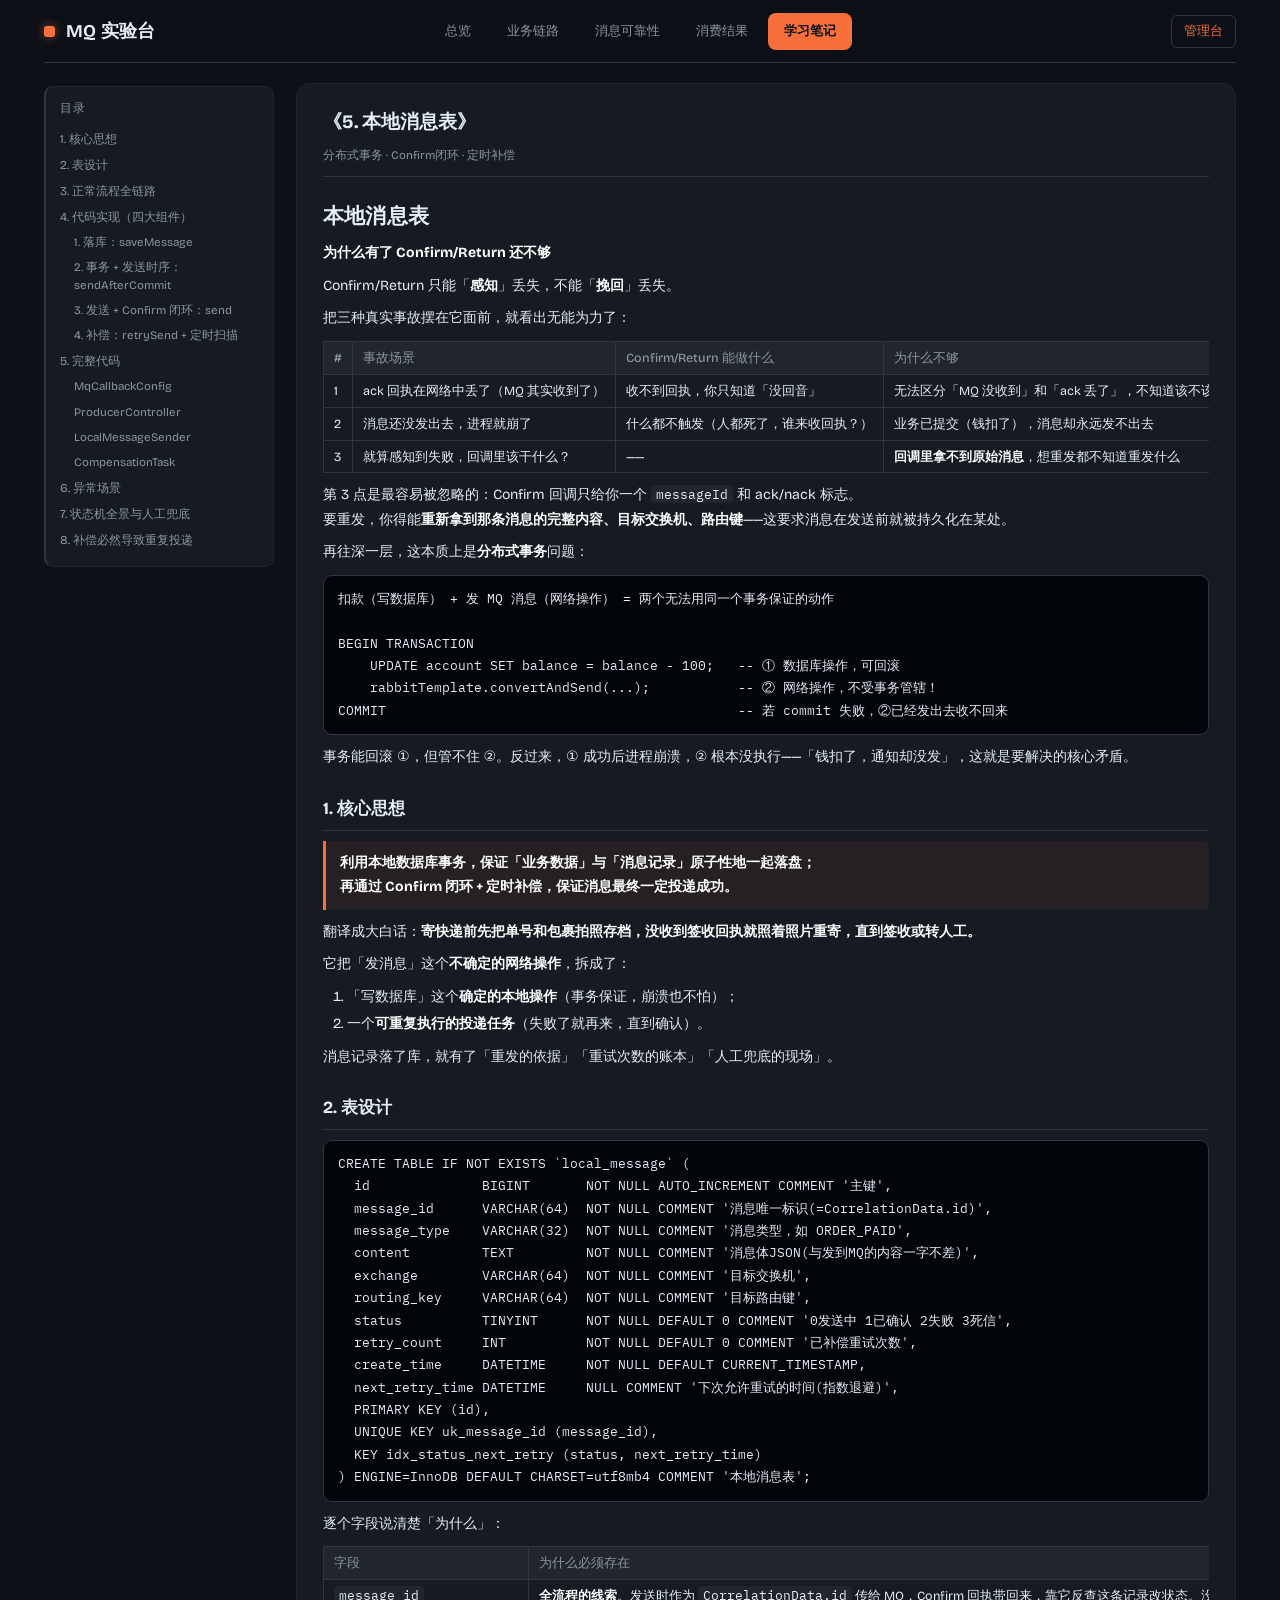
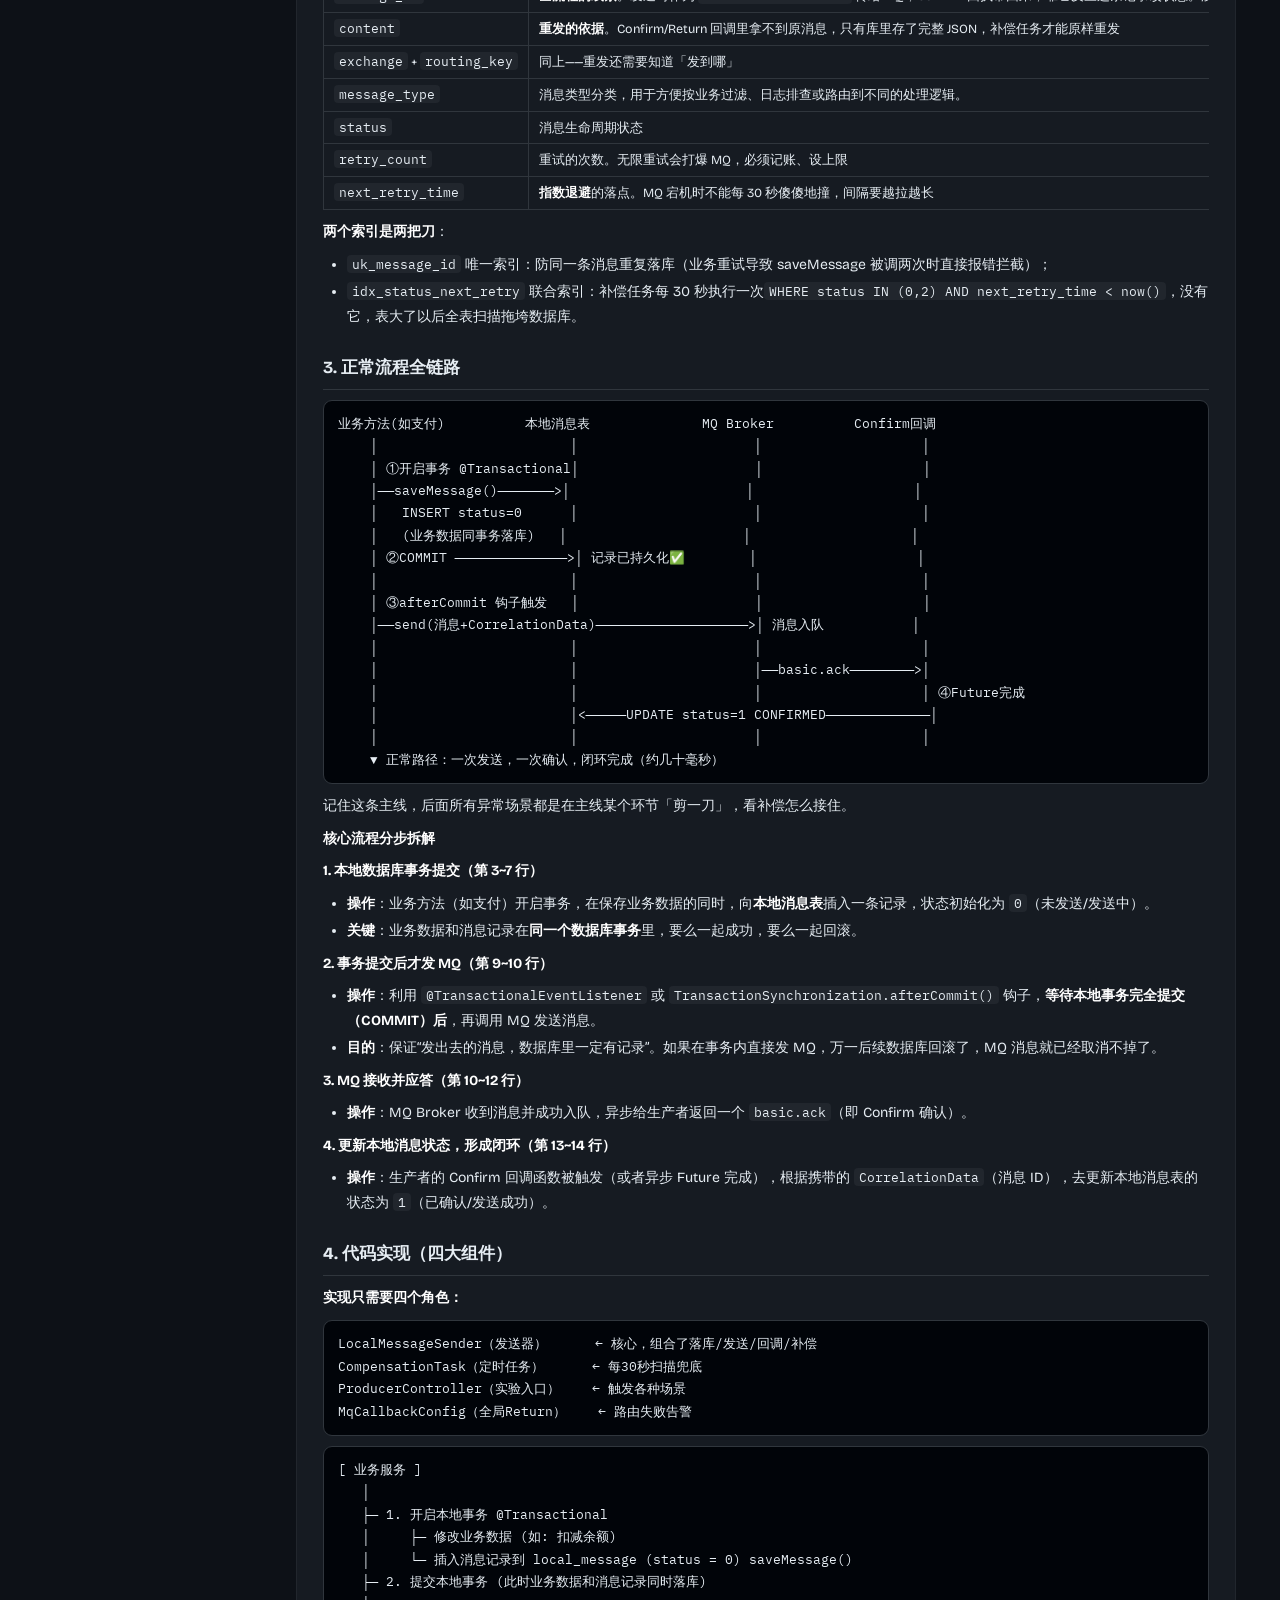
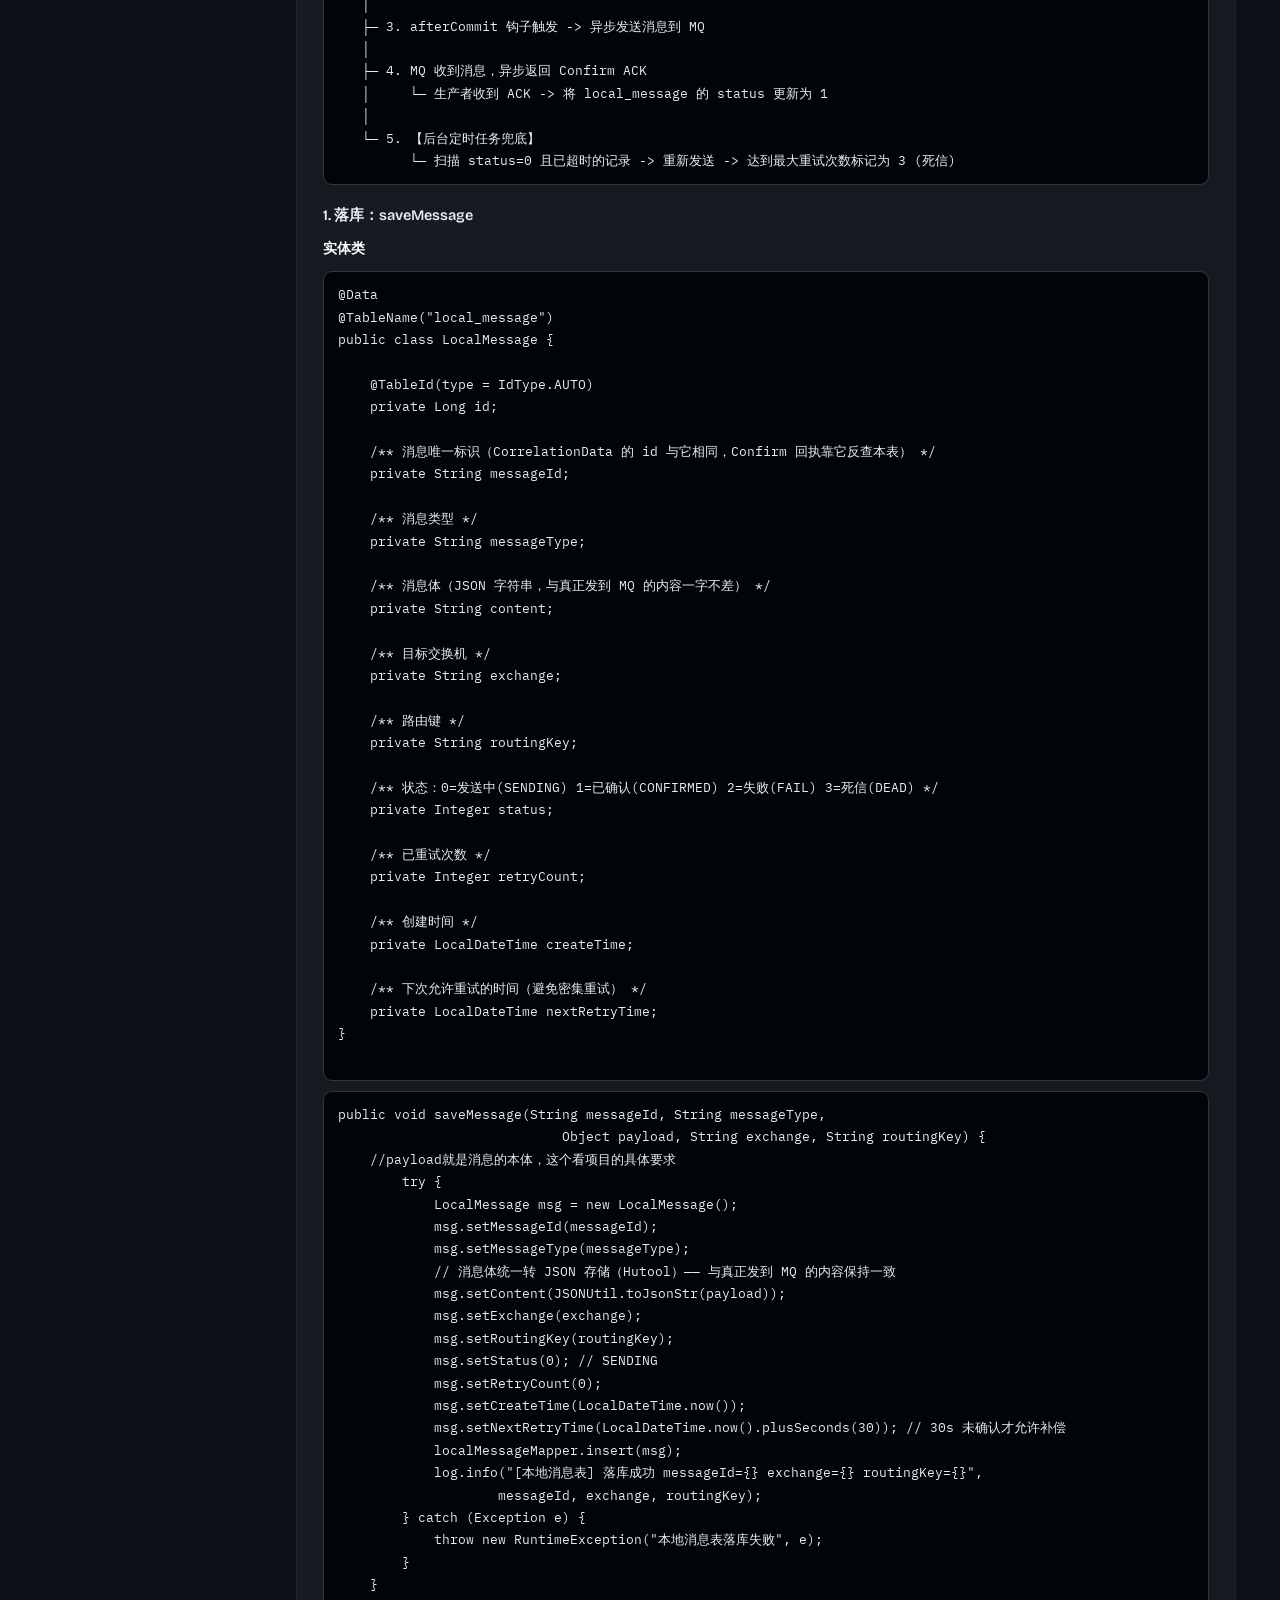
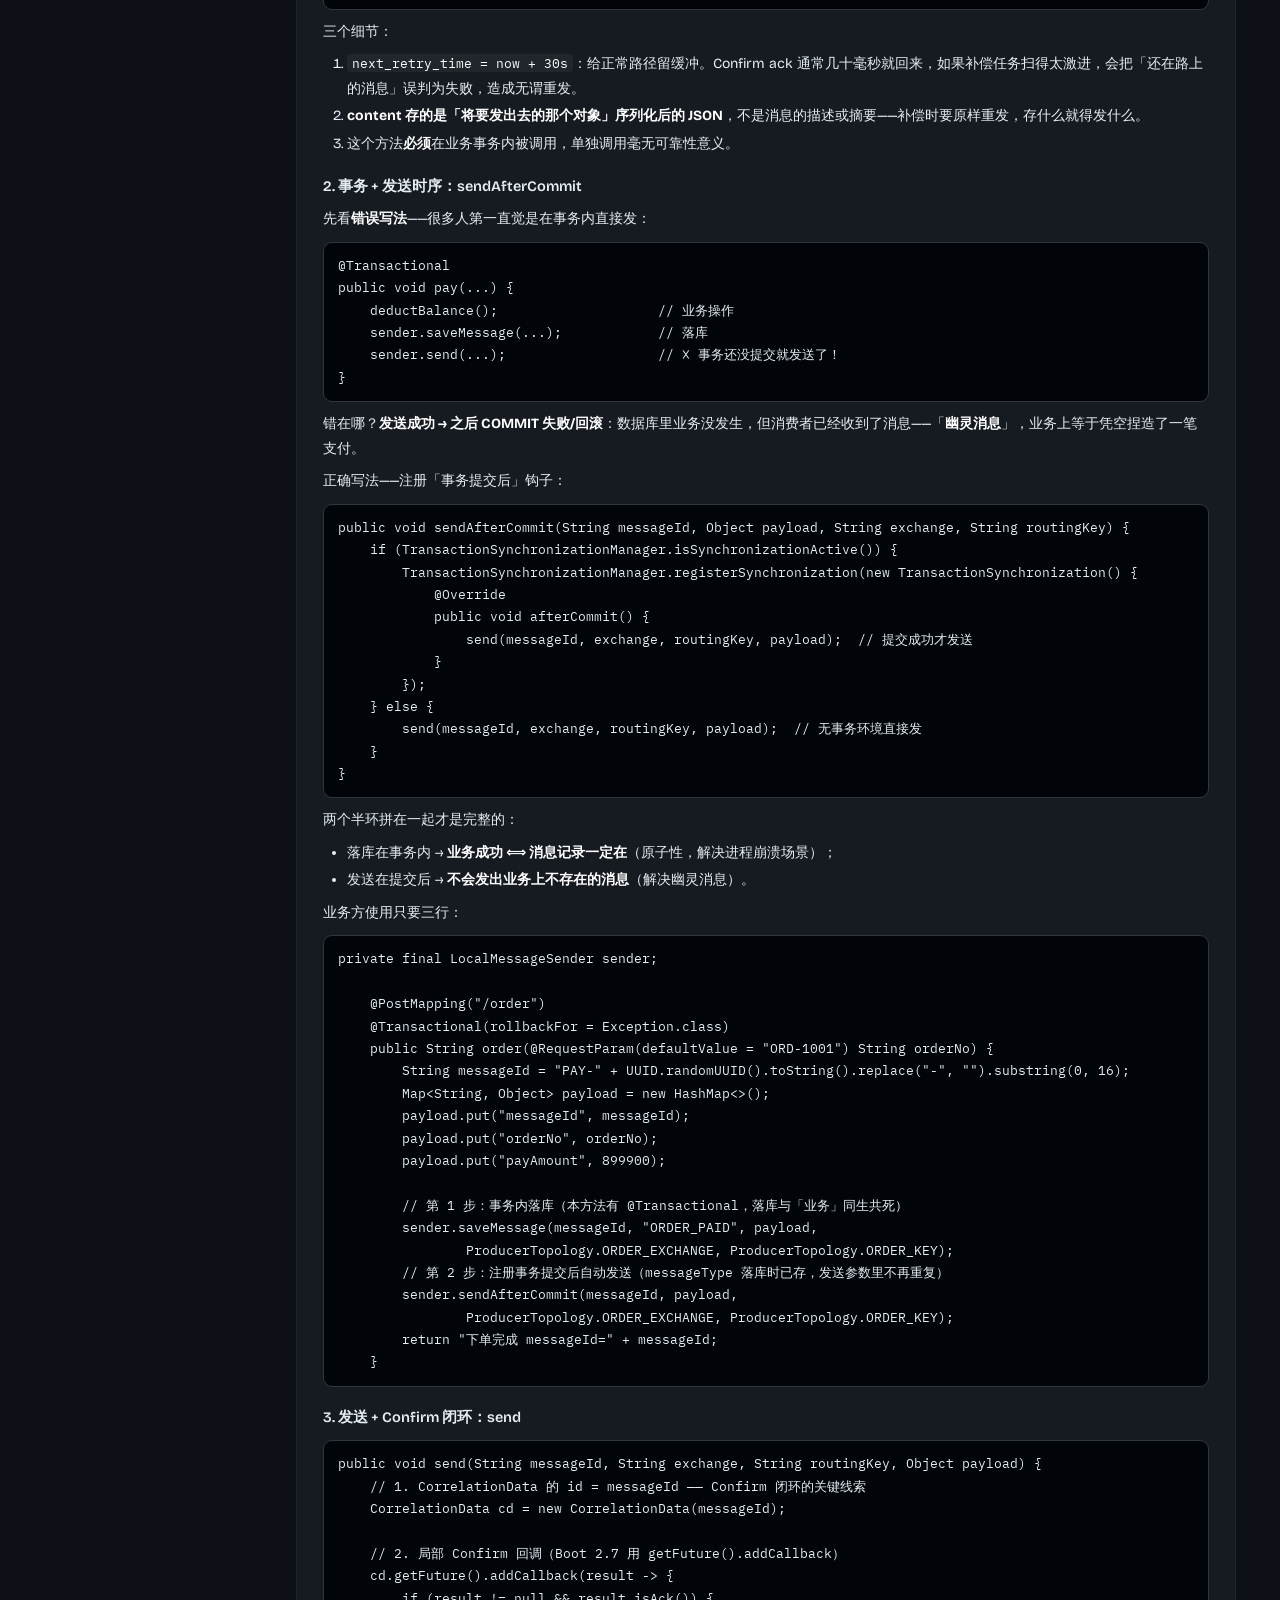
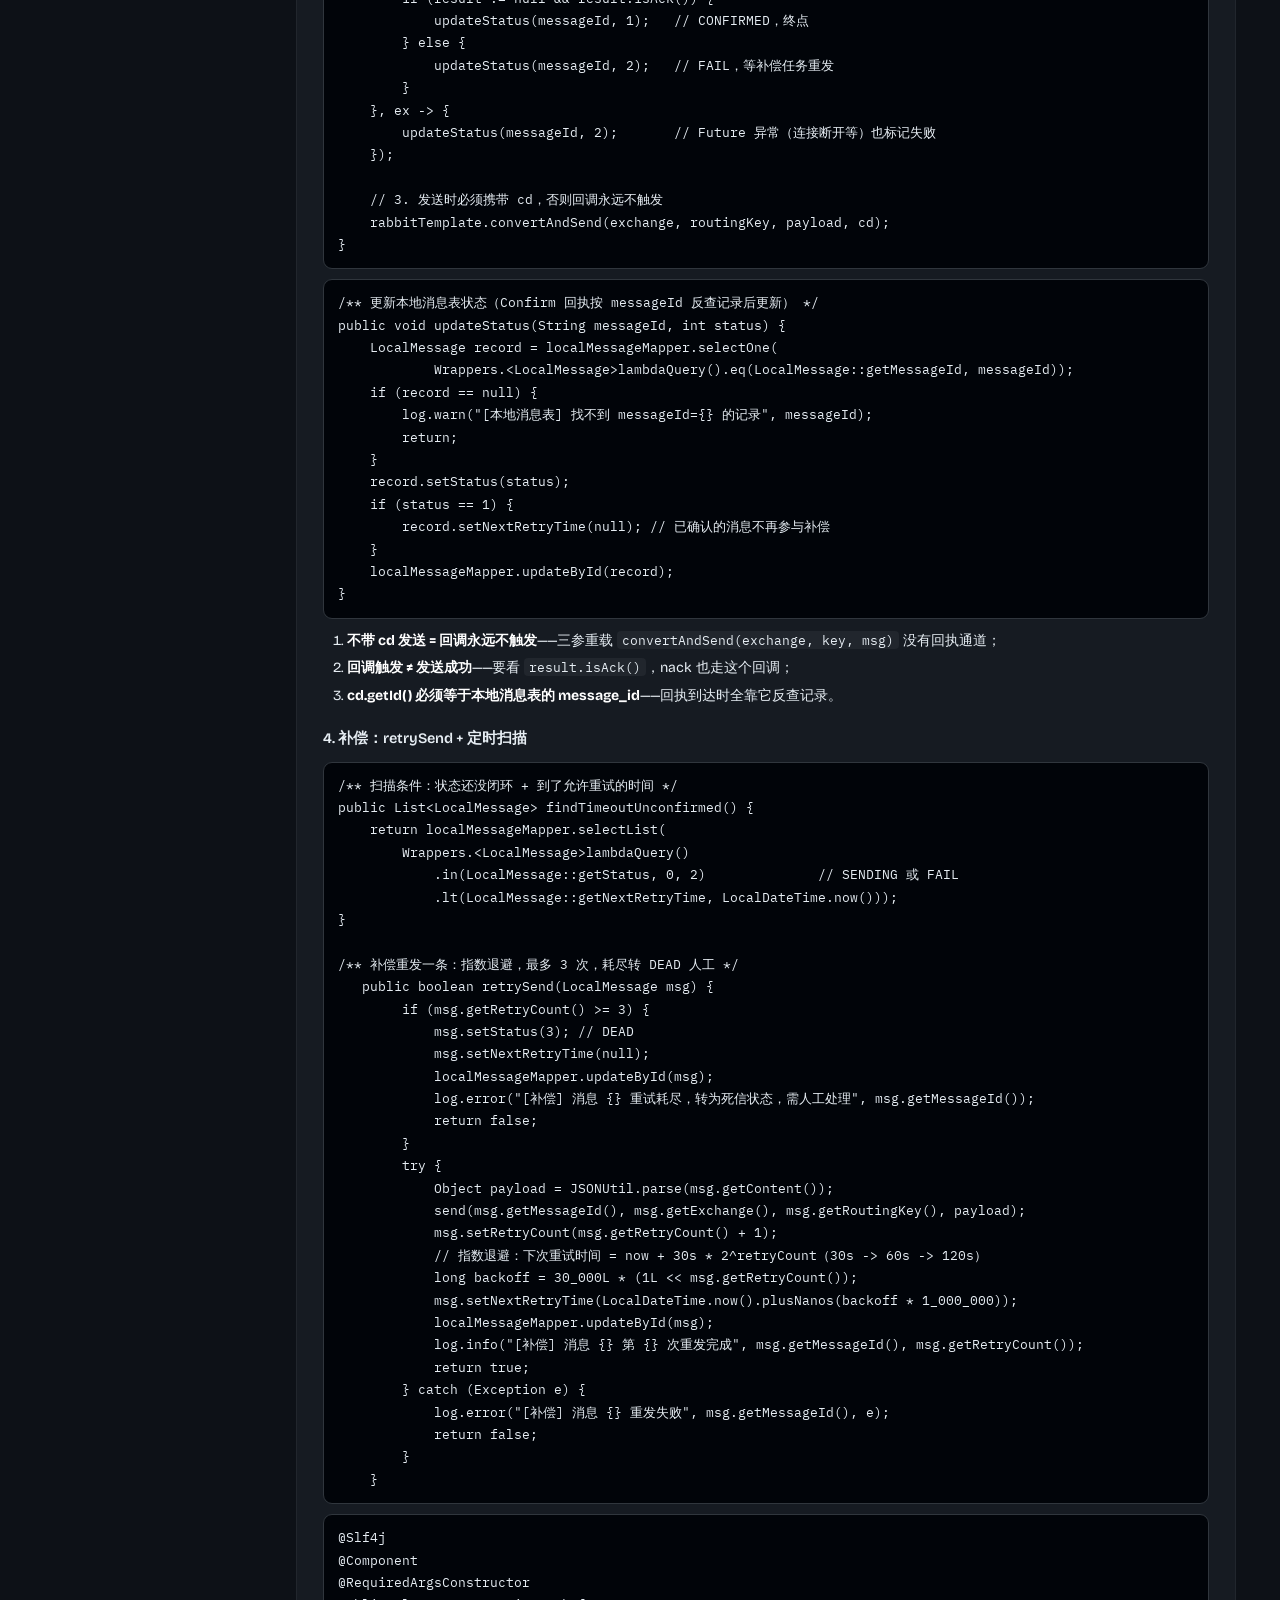
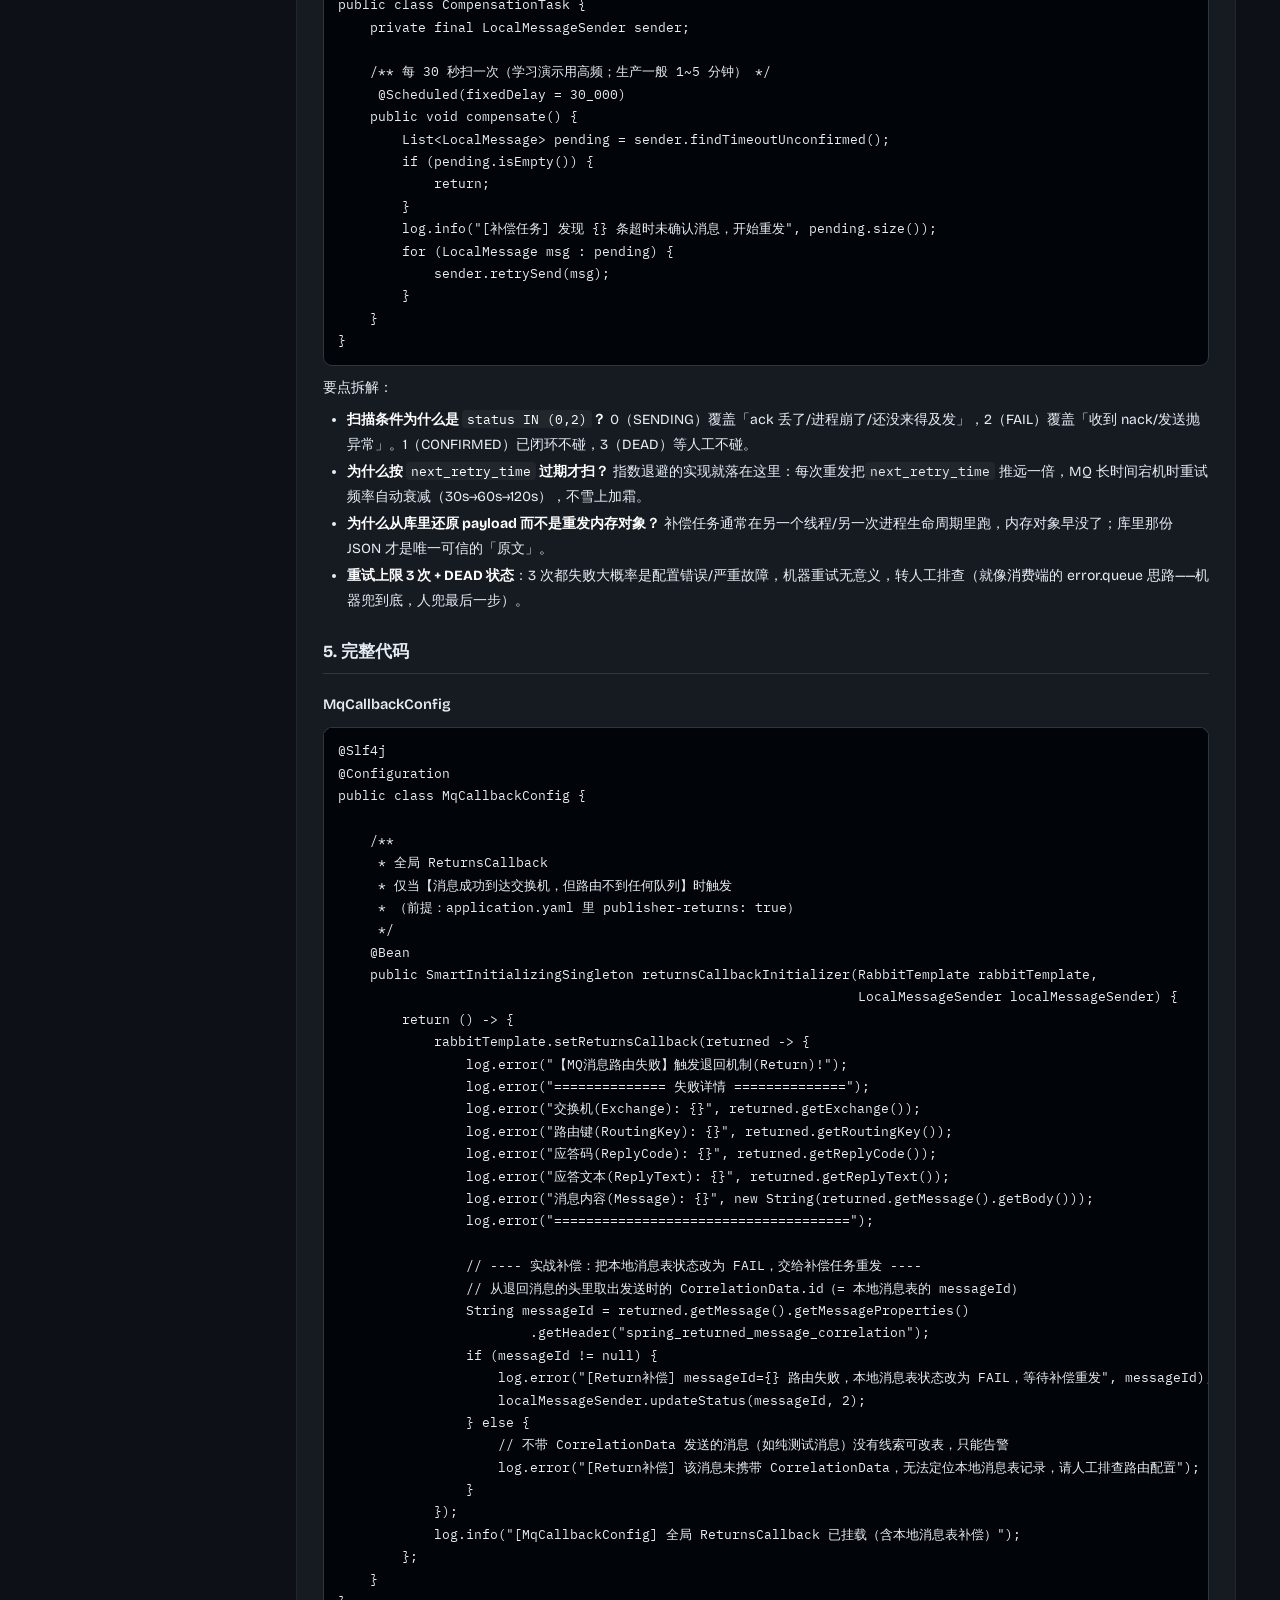
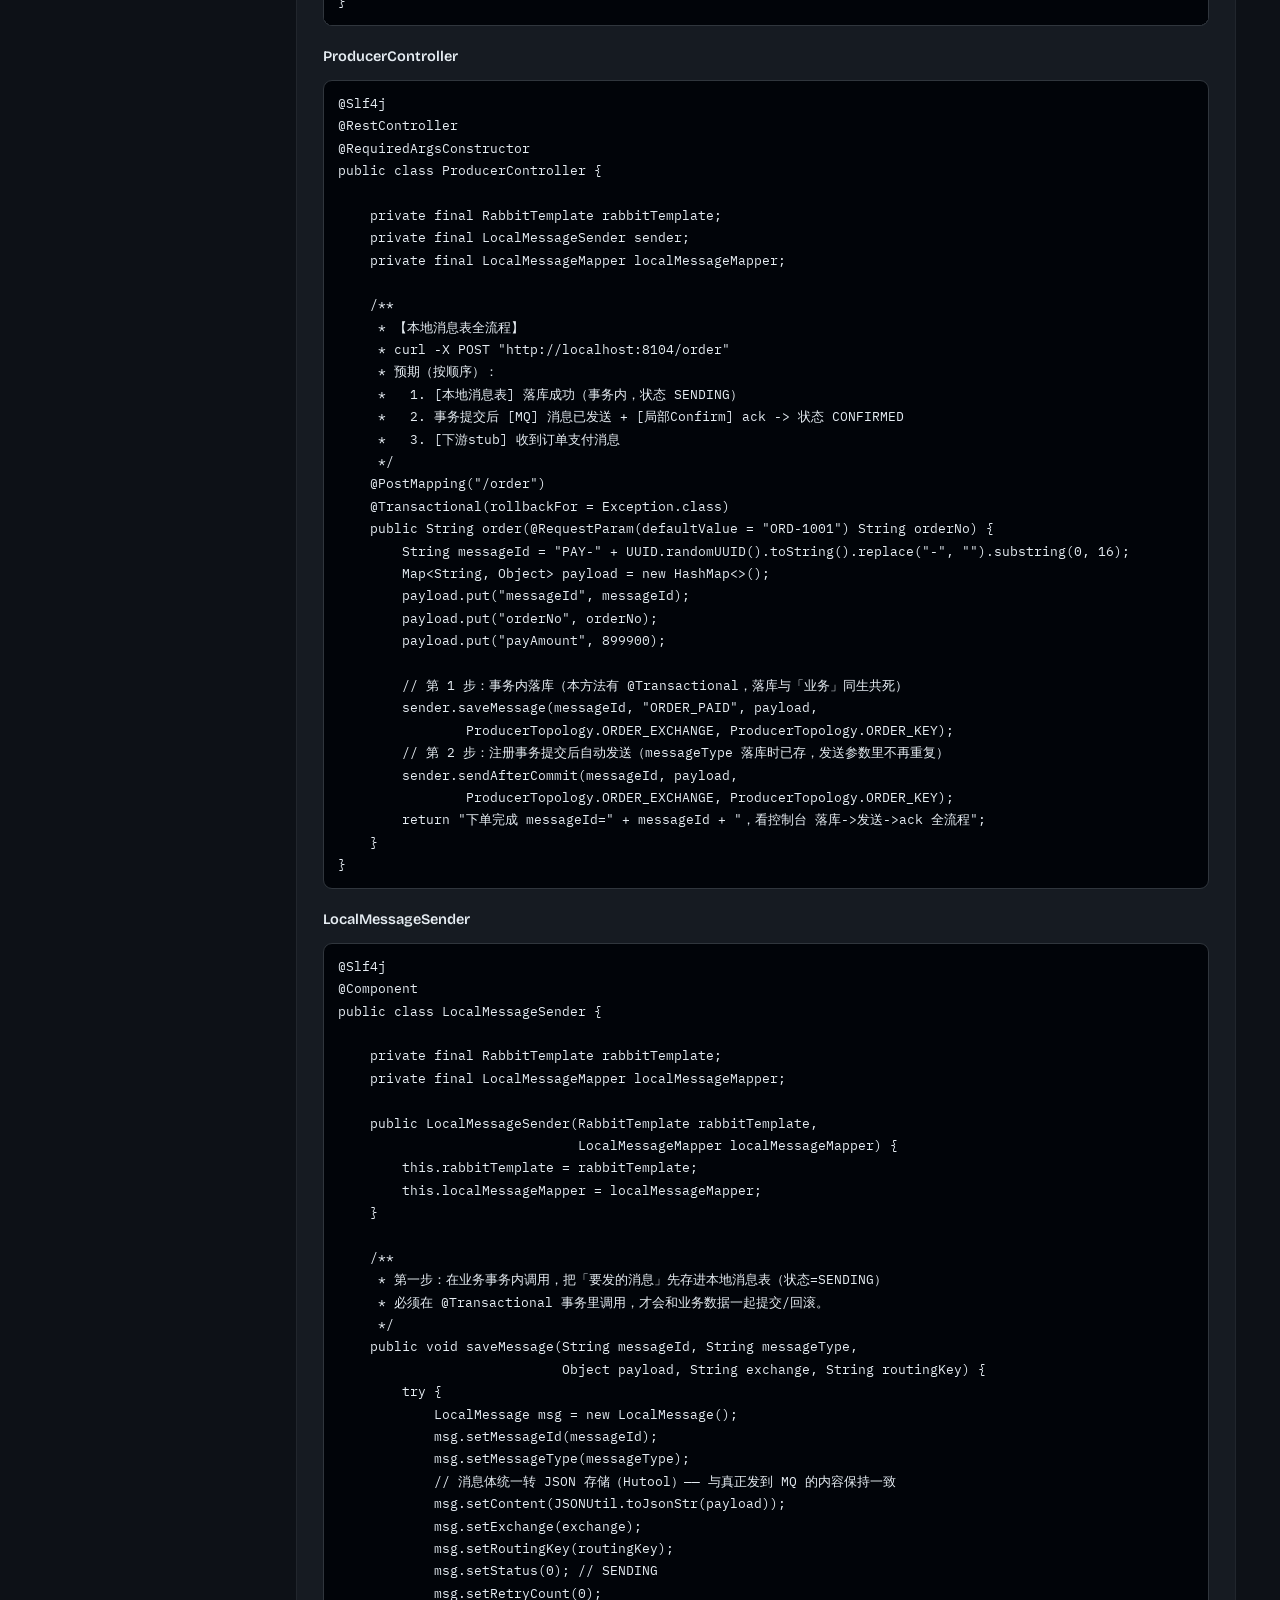
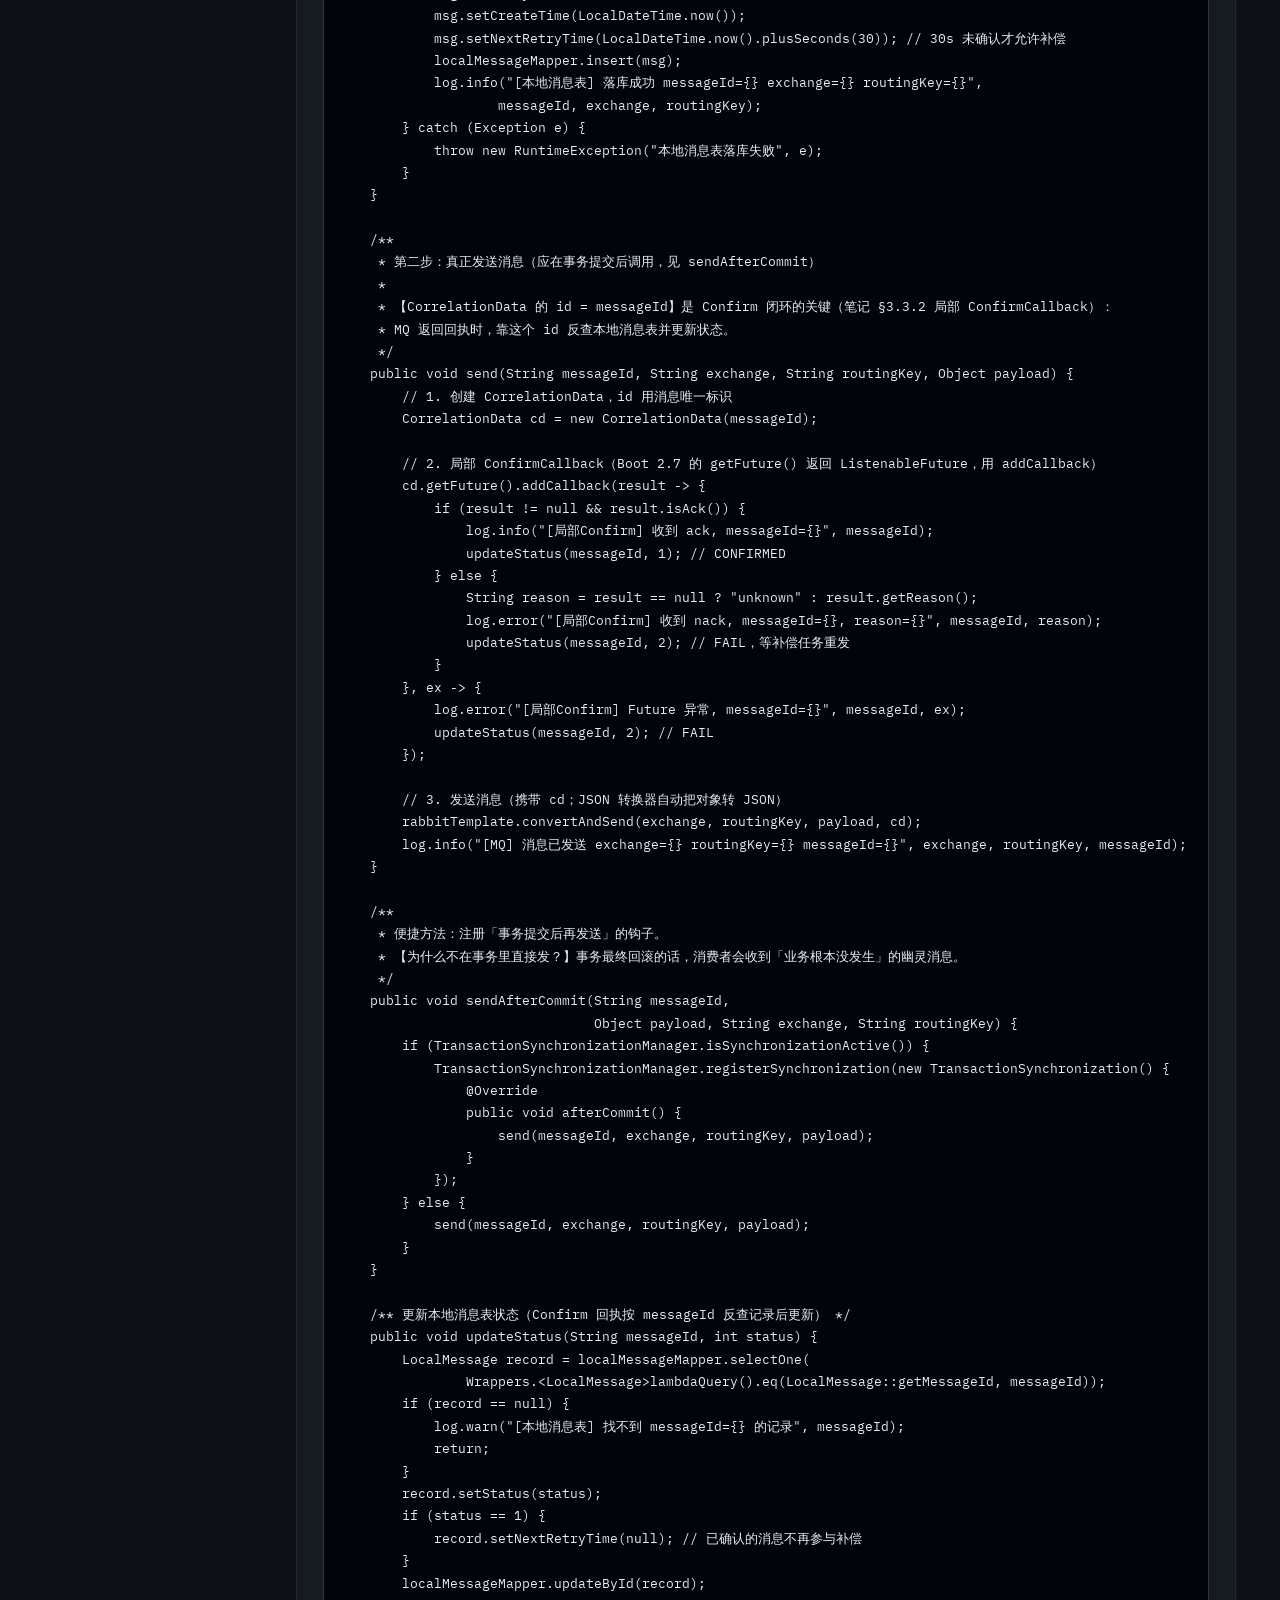
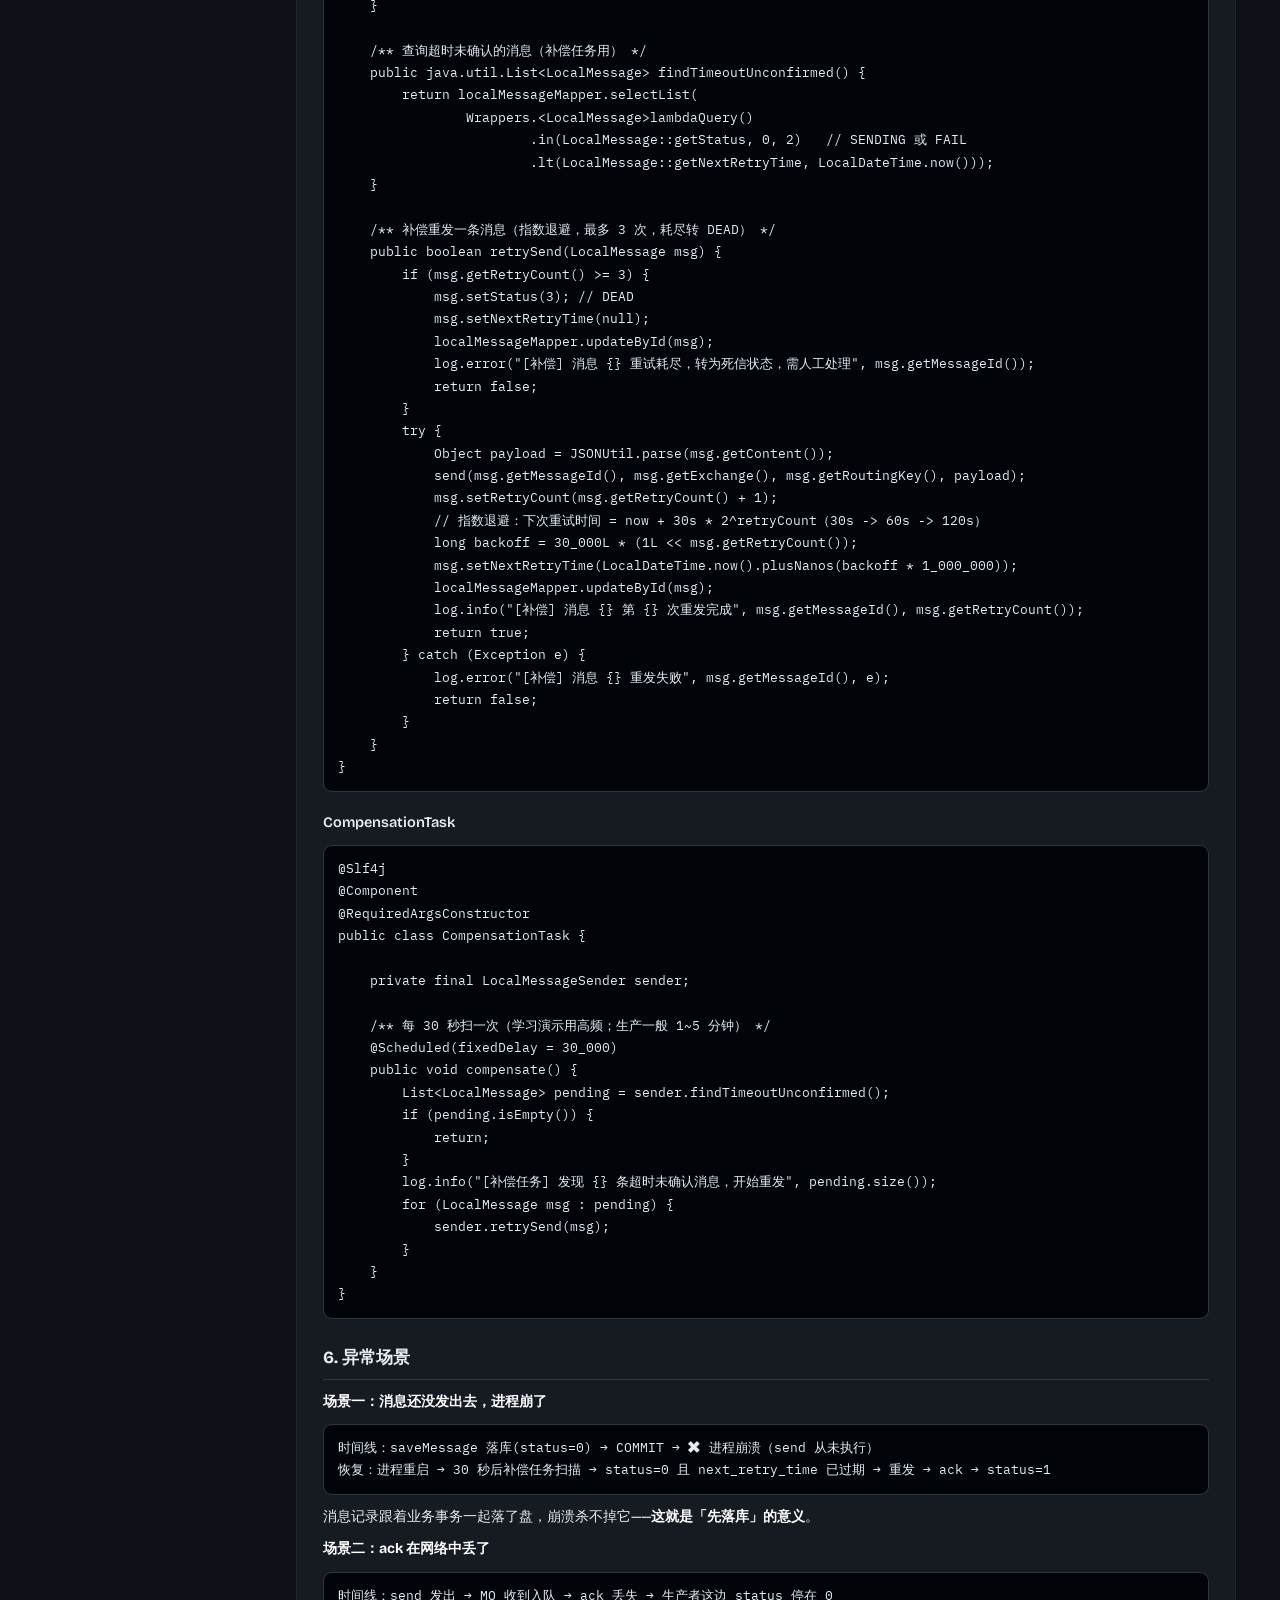
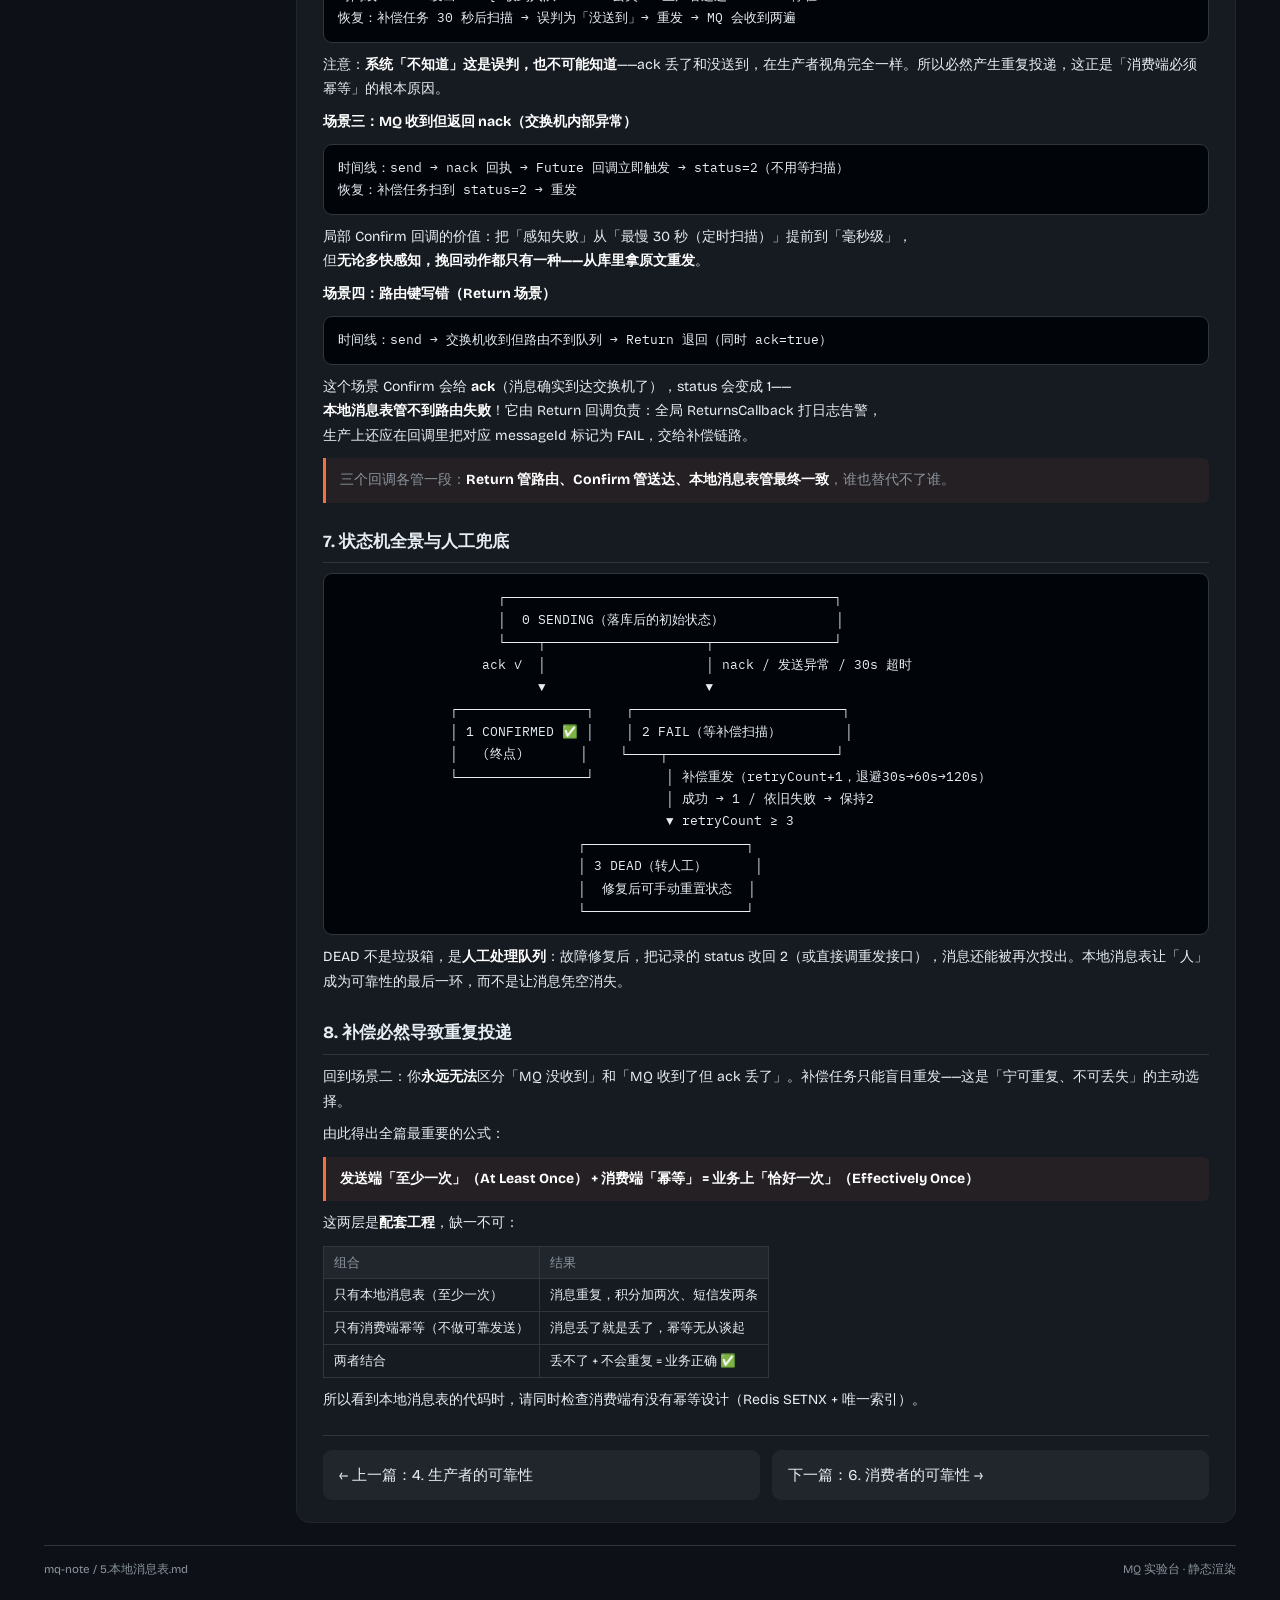
<file: mq-frontend/notes/5.html>
<!DOCTYPE html>
<html lang="zh-CN">
<head>
<meta charset="UTF-8">
<meta name="viewport" content="width=device-width, initial-scale=1">
<title>本地消息表 · MQ 实验台</title>
<link rel="preconnect" href="https://fonts.googleapis.com">
<link rel="preconnect" href="https://fonts.gstatic.com" crossorigin>
<link rel="stylesheet" media="print" onload="this.media='all'"
      href="https://fonts.googleapis.com/css2?family=Bricolage+Grotesque:opsz,wght@12..96,500;12..96,700&family=IBM+Plex+Mono:wght@400;500&display=swap">
<link rel="stylesheet" href="../css/style.css">
</head>
<body>
<header class="topbar">
  <div class="brand">
    <span class="brand-mark" aria-hidden="true"></span>
    <div>
      <h1>MQ 实验台</h1>
    </div>
  </div>
  <nav class="nav" aria-label="主导航"><a href="../index.html">总览</a><a href="../trade.html">业务链路</a><a href="../reliability.html">消息可靠性</a><a href="../consume.html">消费结果</a><a href="../notes.html" class="on">学习笔记</a></nav>
  <div class="topbar-side">
    <a class="mgmt" href="http://192.168.146.130:15672" target="_blank" rel="noopener">管理台</a>
  </div>
</header>
<div class="note-layout">
<aside class="toc" aria-label="目录"><div class="toc-title">目录</div><a class="lv2" href="#sec-1">1. 核心思想</a><a class="lv2" href="#sec-2">2. 表设计</a><a class="lv2" href="#sec-3">3. 正常流程全链路</a><a class="lv2" href="#sec-4">4. 代码实现（四大组件）</a><a class="lv3" href="#sec-5">1. 落库：saveMessage</a><a class="lv3" href="#sec-6">2. 事务 + 发送时序：sendAfterCommit</a><a class="lv3" href="#sec-7">3. 发送 + Confirm 闭环：send</a><a class="lv3" href="#sec-8">4. 补偿：retrySend + 定时扫描</a><a class="lv2" href="#sec-9">5. 完整代码</a><a class="lv3" href="#sec-10">MqCallbackConfig</a><a class="lv3" href="#sec-11">ProducerController</a><a class="lv3" href="#sec-12">LocalMessageSender</a><a class="lv3" href="#sec-13">CompensationTask</a><a class="lv2" href="#sec-14">6. 异常场景</a><a class="lv2" href="#sec-15">7. 状态机全景与人工兜底</a><a class="lv2" href="#sec-16">8. 补偿必然导致重复投递</a></aside>
<div class="md-wrap">
  <div class="md-head">
    <h2>《5. 本地消息表》</h2>
    <p class="fine">分布式事务 · Confirm闭环 · 定时补偿</p>
  </div>
  <article class="md-body">
<h1>本地消息表</h1>
<p><strong>为什么有了 Confirm/Return 还不够</strong></p>
<p>Confirm/Return 只能「<strong>感知</strong>」丢失，不能「<strong>挽回</strong>」丢失。</p>
<p>把三种真实事故摆在它面前，就看出无能为力了：</p>
<table>
<thead>
<tr>
<th>#</th>
<th>事故场景</th>
<th>Confirm/Return 能做什么</th>
<th>为什么不够</th>
</tr>
</thead>
<tbody>
<tr>
<td>1</td>
<td>ack 回执在网络中丢了（MQ 其实收到了）</td>
<td>收不到回执，你只知道「没回音」</td>
<td>无法区分「MQ 没收到」和「ack 丢了」，不知道该不该重发</td>
</tr>
<tr>
<td>2</td>
<td>消息还没发出去，进程就崩了</td>
<td>什么都不触发（人都死了，谁来收回执？）</td>
<td>业务已提交（钱扣了），消息却永远发不出去</td>
</tr>
<tr>
<td>3</td>
<td>就算感知到失败，回调里该干什么？</td>
<td>——</td>
<td><strong>回调里拿不到原始消息</strong>，想重发都不知道重发什么</td>
</tr>
</tbody>
</table>
<p>第 3 点是最容易被忽略的：Confirm 回调只给你一个 <code>messageId</code> 和 ack/nack 标志。<br />
要重发，你得能<strong>重新拿到那条消息的完整内容、目标交换机、路由键</strong>——这要求消息在发送前就被持久化在某处。</p>
<p>再往深一层，这本质上是<strong>分布式事务</strong>问题：</p>
<pre><code>扣款（写数据库） + 发 MQ 消息（网络操作） = 两个无法用同一个事务保证的动作

BEGIN TRANSACTION
    UPDATE account SET balance = balance - 100;   -- ① 数据库操作，可回滚
    rabbitTemplate.convertAndSend(...);           -- ② 网络操作，不受事务管辖！
COMMIT                                            -- 若 commit 失败，②已经发出去收不回来
</code></pre>
<p>事务能回滚 ①，但管不住 ②。反过来，① 成功后进程崩溃，② 根本没执行——「钱扣了，通知却没发」，这就是要解决的核心矛盾。</p>
<h2 id="sec-1">1. 核心思想</h2>
<blockquote>
<p><strong>利用本地数据库事务，保证「业务数据」与「消息记录」原子性地一起落盘；</strong><br />
<strong>再通过 Confirm 闭环 + 定时补偿，保证消息最终一定投递成功。</strong></p>
</blockquote>
<p>翻译成大白话：<strong>寄快递前先把单号和包裹拍照存档，没收到签收回执就照着照片重寄，直到签收或转人工。</strong></p>
<p>它把「发消息」这个<strong>不确定的网络操作</strong>，拆成了：</p>
<ol>
<li>「写数据库」这个<strong>确定的本地操作</strong>（事务保证，崩溃也不怕）；</li>
<li>一个<strong>可重复执行的投递任务</strong>（失败了就再来，直到确认）。</li>
</ol>
<p>消息记录落了库，就有了「重发的依据」「重试次数的账本」「人工兜底的现场」。</p>
<h2 id="sec-2">2. 表设计</h2>
<pre><code class="language-sql">CREATE TABLE IF NOT EXISTS `local_message` (
  id              BIGINT       NOT NULL AUTO_INCREMENT COMMENT '主键',
  message_id      VARCHAR(64)  NOT NULL COMMENT '消息唯一标识(=CorrelationData.id)',
  message_type    VARCHAR(32)  NOT NULL COMMENT '消息类型，如 ORDER_PAID',
  content         TEXT         NOT NULL COMMENT '消息体JSON(与发到MQ的内容一字不差)',
  exchange        VARCHAR(64)  NOT NULL COMMENT '目标交换机',
  routing_key     VARCHAR(64)  NOT NULL COMMENT '目标路由键',
  status          TINYINT      NOT NULL DEFAULT 0 COMMENT '0发送中 1已确认 2失败 3死信',
  retry_count     INT          NOT NULL DEFAULT 0 COMMENT '已补偿重试次数',
  create_time     DATETIME     NOT NULL DEFAULT CURRENT_TIMESTAMP,
  next_retry_time DATETIME     NULL COMMENT '下次允许重试的时间(指数退避)',
  PRIMARY KEY (id),
  UNIQUE KEY uk_message_id (message_id),
  KEY idx_status_next_retry (status, next_retry_time)
) ENGINE=InnoDB DEFAULT CHARSET=utf8mb4 COMMENT '本地消息表';
</code></pre>
<p>逐个字段说清楚「为什么」：</p>
<table>
<thead>
<tr>
<th>字段</th>
<th>为什么必须存在</th>
</tr>
</thead>
<tbody>
<tr>
<td><code>message_id</code></td>
<td><strong>全流程的线索</strong>。发送时作为 <code>CorrelationData.id</code> 传给 MQ，Confirm 回执带回来，靠它反查这条记录改状态。没有它，回执和数据库就断链了</td>
</tr>
<tr>
<td><code>content</code></td>
<td><strong>重发的依据</strong>。Confirm/Return 回调里拿不到原消息，只有库里存了完整 JSON，补偿任务才能原样重发</td>
</tr>
<tr>
<td><code>exchange</code> + <code>routing_key</code></td>
<td>同上——重发还需要知道「发到哪」</td>
</tr>
<tr>
<td><code>message_type</code></td>
<td>消息类型分类，用于方便按业务过滤、日志排查或路由到不同的处理逻辑。</td>
</tr>
<tr>
<td><code>status</code></td>
<td>消息生命周期状态</td>
</tr>
<tr>
<td><code>retry_count</code></td>
<td>重试的次数。无限重试会打爆 MQ，必须记账、设上限</td>
</tr>
<tr>
<td><code>next_retry_time</code></td>
<td><strong>指数退避</strong>的落点。MQ 宕机时不能每 30 秒傻傻地撞，间隔要越拉越长</td>
</tr>
</tbody>
</table>
<p><strong>两个索引是两把刀</strong>：</p>
<ul>
<li><code>uk_message_id</code> 唯一索引：防同一条消息重复落库（业务重试导致 saveMessage 被调两次时直接报错拦截）；</li>
<li><code>idx_status_next_retry</code> 联合索引：补偿任务每 30 秒执行一次<code>WHERE status IN (0,2) AND next_retry_time &lt; now()</code>，没有它，表大了以后全表扫描拖垮数据库。</li>
</ul>
<h2 id="sec-3">3. 正常流程全链路</h2>
<pre><code>业务方法(如支付)          本地消息表              MQ Broker          Confirm回调
    │                        │                      │                    │
    │ ①开启事务 @Transactional│                      │                    │
    │──saveMessage()───────&gt;│                      │                    │
    │   INSERT status=0      │                      │                    │
    │   (业务数据同事务落库)   │                      │                    │
    │ ②COMMIT ──────────────&gt;│ 记录已持久化✅        │                    │
    │                        │                      │                    │
    │ ③afterCommit 钩子触发   │                      │                    │
    │──send(消息+CorrelationData)───────────────────&gt;│ 消息入队           │
    │                        │                      │                    │
    │                        │                      │──basic.ack────────&gt;│
    │                        │                      │                    │ ④Future完成
    │                        │&lt;─────UPDATE status=1 CONFIRMED─────────────│
    │                        │                      │                    │
    ▼ 正常路径：一次发送，一次确认，闭环完成（约几十毫秒）
</code></pre>
<p>记住这条主线，后面所有异常场景都是在主线某个环节「剪一刀」，看补偿怎么接住。</p>
<p><strong>核心流程分步拆解</strong></p>
<p><strong>1. 本地数据库事务提交（第 3~7 行）</strong></p>
<ul>
<li><strong>操作</strong>：业务方法（如支付）开启事务，在保存业务数据的同时，向<strong>本地消息表</strong>插入一条记录，状态初始化为 <code>0</code>（未发送/发送中）。</li>
<li><strong>关键</strong>：业务数据和消息记录在<strong>同一个数据库事务</strong>里，要么一起成功，要么一起回滚。</li>
</ul>
<p><strong>2. 事务提交后才发 MQ（第 9~10 行）</strong></p>
<ul>
<li><strong>操作</strong>：利用 <code>@TransactionalEventListener</code> 或 <code>TransactionSynchronization.afterCommit()</code> 钩子，<strong>等待本地事务完全提交（COMMIT）后</strong>，再调用 MQ 发送消息。</li>
<li><strong>目的</strong>：保证“发出去的消息，数据库里一定有记录”。如果在事务内直接发 MQ，万一后续数据库回滚了，MQ 消息就已经取消不掉了。</li>
</ul>
<p><strong>3. MQ 接收并应答（第 10~12 行）</strong></p>
<ul>
<li><strong>操作</strong>：MQ Broker 收到消息并成功入队，异步给生产者返回一个 <code>basic.ack</code>（即 Confirm 确认）。</li>
</ul>
<p><strong>4. 更新本地消息状态，形成闭环（第 13~14 行）</strong></p>
<ul>
<li><strong>操作</strong>：生产者的 Confirm 回调函数被触发（或者异步 Future 完成），根据携带的 <code>CorrelationData</code>（消息 ID），去更新本地消息表的状态为 <code>1</code>（已确认/发送成功）。</li>
</ul>
<h2 id="sec-4">4. 代码实现（四大组件）</h2>
<p><strong>实现只需要四个角色：</strong></p>
<pre><code>LocalMessageSender（发送器）      ← 核心，组合了落库/发送/回调/补偿
CompensationTask（定时任务）      ← 每30秒扫描兜底
ProducerController（实验入口）    ← 触发各种场景
MqCallbackConfig（全局Return）    ← 路由失败告警
</code></pre>
<pre><code>[ 业务服务 ]
   │
   ├─ 1. 开启本地事务 @Transactional
   │     ├─ 修改业务数据 (如: 扣减余额)
   │     └─ 插入消息记录到 local_message (status = 0) saveMessage()
   ├─ 2. 提交本地事务 (此时业务数据和消息记录同时落库)
   │
   ├─ 3. afterCommit 钩子触发 -&gt; 异步发送消息到 MQ
   │
   ├─ 4. MQ 收到消息，异步返回 Confirm ACK
   │     └─ 生产者收到 ACK -&gt; 将 local_message 的 status 更新为 1
   │
   └─ 5. 【后台定时任务兜底】
         └─ 扫描 status=0 且已超时的记录 -&gt; 重新发送 -&gt; 达到最大重试次数标记为 3 (死信)
</code></pre>
<h3 id="sec-5">1. 落库：saveMessage</h3>
<p><strong>实体类</strong></p>
<pre><code class="language-java">@Data
@TableName(&quot;local_message&quot;)
public class LocalMessage {

    @TableId(type = IdType.AUTO)
    private Long id;

    /** 消息唯一标识（CorrelationData 的 id 与它相同，Confirm 回执靠它反查本表） */
    private String messageId;

    /** 消息类型 */
    private String messageType;

    /** 消息体（JSON 字符串，与真正发到 MQ 的内容一字不差） */
    private String content;

    /** 目标交换机 */
    private String exchange;

    /** 路由键 */
    private String routingKey;

    /** 状态：0=发送中(SENDING) 1=已确认(CONFIRMED) 2=失败(FAIL) 3=死信(DEAD) */
    private Integer status;

    /** 已重试次数 */
    private Integer retryCount;

    /** 创建时间 */
    private LocalDateTime createTime;

    /** 下次允许重试的时间（避免密集重试） */
    private LocalDateTime nextRetryTime;
}

</code></pre>
<pre><code class="language-java">public void saveMessage(String messageId, String messageType,
                            Object payload, String exchange, String routingKey) {
    //payload就是消息的本体，这个看项目的具体要求
        try {
            LocalMessage msg = new LocalMessage();
            msg.setMessageId(messageId);
            msg.setMessageType(messageType);
            // 消息体统一转 JSON 存储（Hutool）—— 与真正发到 MQ 的内容保持一致
            msg.setContent(JSONUtil.toJsonStr(payload));
            msg.setExchange(exchange);
            msg.setRoutingKey(routingKey);
            msg.setStatus(0); // SENDING
            msg.setRetryCount(0);
            msg.setCreateTime(LocalDateTime.now());
            msg.setNextRetryTime(LocalDateTime.now().plusSeconds(30)); // 30s 未确认才允许补偿
            localMessageMapper.insert(msg);
            log.info(&quot;[本地消息表] 落库成功 messageId={} exchange={} routingKey={}&quot;,
                    messageId, exchange, routingKey);
        } catch (Exception e) {
            throw new RuntimeException(&quot;本地消息表落库失败&quot;, e);
        }
    }
</code></pre>
<p>三个细节：</p>
<ol>
<li><strong><code>next_retry_time = now + 30s</code></strong>：给正常路径留缓冲。Confirm ack 通常几十毫秒就回来，如果补偿任务扫得太激进，会把「还在路上的消息」误判为失败，造成无谓重发。</li>
<li><strong>content 存的是「将要发出去的那个对象」序列化后的 JSON</strong>，不是消息的描述或摘要——补偿时要原样重发，存什么就得发什么。</li>
<li>这个方法<strong>必须</strong>在业务事务内被调用，单独调用毫无可靠性意义。</li>
</ol>
<h3 id="sec-6">2. 事务 + 发送时序：sendAfterCommit</h3>
<p>先看<strong>错误写法</strong>——很多人第一直觉是在事务内直接发：</p>
<pre><code class="language-java">@Transactional
public void pay(...) {
    deductBalance();                    // 业务操作
    sender.saveMessage(...);            // 落库
    sender.send(...);                   // ❌ 事务还没提交就发送了！
}
</code></pre>
<p>错在哪？<strong>发送成功 → 之后 COMMIT 失败/回滚</strong>：数据库里业务没发生，但消费者已经收到了消息——「<strong>幽灵消息</strong>」，业务上等于凭空捏造了一笔支付。</p>
<p>正确写法——注册「事务提交后」钩子：</p>
<pre><code class="language-java">public void sendAfterCommit(String messageId, Object payload, String exchange, String routingKey) {
    if (TransactionSynchronizationManager.isSynchronizationActive()) {
        TransactionSynchronizationManager.registerSynchronization(new TransactionSynchronization() {
            @Override
            public void afterCommit() {
                send(messageId, exchange, routingKey, payload);  // 提交成功才发送
            }
        });
    } else {
        send(messageId, exchange, routingKey, payload);  // 无事务环境直接发
    }
}
</code></pre>
<p>两个半环拼在一起才是完整的：</p>
<ul>
<li>落库在事务内 → <strong>业务成功 ⟺ 消息记录一定在</strong>（原子性，解决进程崩溃场景）；</li>
<li>发送在提交后 → <strong>不会发出业务上不存在的消息</strong>（解决幽灵消息）。</li>
</ul>
<p>业务方使用只要三行：</p>
<pre><code class="language-java">private final LocalMessageSender sender;

    @PostMapping(&quot;/order&quot;)
    @Transactional(rollbackFor = Exception.class)
    public String order(@RequestParam(defaultValue = &quot;ORD-1001&quot;) String orderNo) {
        String messageId = &quot;PAY-&quot; + UUID.randomUUID().toString().replace(&quot;-&quot;, &quot;&quot;).substring(0, 16);
        Map&lt;String, Object&gt; payload = new HashMap&lt;&gt;();
        payload.put(&quot;messageId&quot;, messageId);
        payload.put(&quot;orderNo&quot;, orderNo);
        payload.put(&quot;payAmount&quot;, 899900);

        // 第 1 步：事务内落库（本方法有 @Transactional，落库与「业务」同生共死）
        sender.saveMessage(messageId, &quot;ORDER_PAID&quot;, payload,
                ProducerTopology.ORDER_EXCHANGE, ProducerTopology.ORDER_KEY);
        // 第 2 步：注册事务提交后自动发送（messageType 落库时已存，发送参数里不再重复）
        sender.sendAfterCommit(messageId, payload,
                ProducerTopology.ORDER_EXCHANGE, ProducerTopology.ORDER_KEY);
        return &quot;下单完成 messageId=&quot; + messageId;
    }
</code></pre>
<h3 id="sec-7">3. 发送 + Confirm 闭环：send</h3>
<pre><code class="language-java">public void send(String messageId, String exchange, String routingKey, Object payload) {
    // 1. CorrelationData 的 id = messageId —— Confirm 闭环的关键线索
    CorrelationData cd = new CorrelationData(messageId);

    // 2. 局部 Confirm 回调（Boot 2.7 用 getFuture().addCallback）
    cd.getFuture().addCallback(result -&gt; {
        if (result != null &amp;&amp; result.isAck()) {
            updateStatus(messageId, 1);   // CONFIRMED，终点
        } else {
            updateStatus(messageId, 2);   // FAIL，等补偿任务重发
        }
    }, ex -&gt; {
        updateStatus(messageId, 2);       // Future 异常（连接断开等）也标记失败
    });

    // 3. 发送时必须携带 cd，否则回调永远不触发
    rabbitTemplate.convertAndSend(exchange, routingKey, payload, cd);
}
</code></pre>
<pre><code class="language-java">/** 更新本地消息表状态（Confirm 回执按 messageId 反查记录后更新） */
public void updateStatus(String messageId, int status) {
    LocalMessage record = localMessageMapper.selectOne(
            Wrappers.&lt;LocalMessage&gt;lambdaQuery().eq(LocalMessage::getMessageId, messageId));
    if (record == null) {
        log.warn(&quot;[本地消息表] 找不到 messageId={} 的记录&quot;, messageId);
        return;
    }
    record.setStatus(status);
    if (status == 1) {
        record.setNextRetryTime(null); // 已确认的消息不再参与补偿
    }
    localMessageMapper.updateById(record);
}
</code></pre>
<ol>
<li><strong>不带 cd 发送 = 回调永远不触发</strong>——三参重载 <code>convertAndSend(exchange, key, msg)</code> 没有回执通道；</li>
<li><strong>回调触发 ≠ 发送成功</strong>——要看 <code>result.isAck()</code>，nack 也走这个回调；</li>
<li><strong>cd.getId() 必须等于本地消息表的 message_id</strong>——回执到达时全靠它反查记录。</li>
</ol>
<h3 id="sec-8">4. 补偿：retrySend + 定时扫描</h3>
<pre><code class="language-java">/** 扫描条件：状态还没闭环 + 到了允许重试的时间 */
public List&lt;LocalMessage&gt; findTimeoutUnconfirmed() {
    return localMessageMapper.selectList(
        Wrappers.&lt;LocalMessage&gt;lambdaQuery()
            .in(LocalMessage::getStatus, 0, 2)              // SENDING 或 FAIL
            .lt(LocalMessage::getNextRetryTime, LocalDateTime.now()));
}

/** 补偿重发一条：指数退避，最多 3 次，耗尽转 DEAD 人工 */
   public boolean retrySend(LocalMessage msg) {
        if (msg.getRetryCount() &gt;= 3) {
            msg.setStatus(3); // DEAD
            msg.setNextRetryTime(null);
            localMessageMapper.updateById(msg);
            log.error(&quot;[补偿] 消息 {} 重试耗尽，转为死信状态，需人工处理&quot;, msg.getMessageId());
            return false;
        }
        try {
            Object payload = JSONUtil.parse(msg.getContent());
            send(msg.getMessageId(), msg.getExchange(), msg.getRoutingKey(), payload);
            msg.setRetryCount(msg.getRetryCount() + 1);
            // 指数退避：下次重试时间 = now + 30s * 2^retryCount（30s -&gt; 60s -&gt; 120s）
            long backoff = 30_000L * (1L &lt;&lt; msg.getRetryCount());
            msg.setNextRetryTime(LocalDateTime.now().plusNanos(backoff * 1_000_000));
            localMessageMapper.updateById(msg);
            log.info(&quot;[补偿] 消息 {} 第 {} 次重发完成&quot;, msg.getMessageId(), msg.getRetryCount());
            return true;
        } catch (Exception e) {
            log.error(&quot;[补偿] 消息 {} 重发失败&quot;, msg.getMessageId(), e);
            return false;
        }
    }
</code></pre>
<pre><code class="language-java">@Slf4j
@Component
@RequiredArgsConstructor
public class CompensationTask {
    private final LocalMessageSender sender;

    /** 每 30 秒扫一次（学习演示用高频；生产一般 1~5 分钟） */
     @Scheduled(fixedDelay = 30_000)
    public void compensate() {
        List&lt;LocalMessage&gt; pending = sender.findTimeoutUnconfirmed();
        if (pending.isEmpty()) {
            return;
        }
        log.info(&quot;[补偿任务] 发现 {} 条超时未确认消息，开始重发&quot;, pending.size());
        for (LocalMessage msg : pending) {
            sender.retrySend(msg);
        }
    }
}
</code></pre>
<p>要点拆解：</p>
<ul>
<li><strong>扫描条件为什么是 <code>status IN (0,2)</code>？</strong> 0（SENDING）覆盖「ack 丢了/进程崩了/还没来得及发」，2（FAIL）覆盖「收到 nack/发送抛异常」。1（CONFIRMED）已闭环不碰，3（DEAD）等人工不碰。</li>
<li><strong>为什么按 <code>next_retry_time</code> 过期才扫？</strong> 指数退避的实现就落在这里：每次重发把<code>next_retry_time</code> 推远一倍，MQ 长时间宕机时重试频率自动衰减（30s→60s→120s），不雪上加霜。</li>
<li><strong>为什么从库里还原 payload 而不是重发内存对象？</strong> 补偿任务通常在另一个线程/另一次进程生命周期里跑，内存对象早没了；库里那份 JSON 才是唯一可信的「原文」。</li>
<li><strong>重试上限 3 次 + DEAD 状态</strong>：3 次都失败大概率是配置错误/严重故障，机器重试无意义，转人工排查（就像消费端的 error.queue 思路——机器兜到底，人兜最后一步）。</li>
</ul>
<h2 id="sec-9">5. 完整代码</h2>
<h3 id="sec-10">MqCallbackConfig</h3>
<pre><code class="language-java">@Slf4j
@Configuration
public class MqCallbackConfig {

    /**
     * 全局 ReturnsCallback
     * 仅当【消息成功到达交换机，但路由不到任何队列】时触发
     * （前提：application.yaml 里 publisher-returns: true）
     */
    @Bean
    public SmartInitializingSingleton returnsCallbackInitializer(RabbitTemplate rabbitTemplate,
                                                                 LocalMessageSender localMessageSender) {
        return () -&gt; {
            rabbitTemplate.setReturnsCallback(returned -&gt; {
                log.error(&quot;【MQ消息路由失败】触发退回机制(Return)!&quot;);
                log.error(&quot;============== 失败详情 ==============&quot;);
                log.error(&quot;交换机(Exchange): {}&quot;, returned.getExchange());
                log.error(&quot;路由键(RoutingKey): {}&quot;, returned.getRoutingKey());
                log.error(&quot;应答码(ReplyCode): {}&quot;, returned.getReplyCode());
                log.error(&quot;应答文本(ReplyText): {}&quot;, returned.getReplyText());
                log.error(&quot;消息内容(Message): {}&quot;, new String(returned.getMessage().getBody()));
                log.error(&quot;=====================================&quot;);

                // ---- 实战补偿：把本地消息表状态改为 FAIL，交给补偿任务重发 ----
                // 从退回消息的头里取出发送时的 CorrelationData.id（= 本地消息表的 messageId）
                String messageId = returned.getMessage().getMessageProperties()
                        .getHeader(&quot;spring_returned_message_correlation&quot;);
                if (messageId != null) {
                    log.error(&quot;[Return补偿] messageId={} 路由失败，本地消息表状态改为 FAIL，等待补偿重发&quot;, messageId);
                    localMessageSender.updateStatus(messageId, 2);
                } else {
                    // 不带 CorrelationData 发送的消息（如纯测试消息）没有线索可改表，只能告警
                    log.error(&quot;[Return补偿] 该消息未携带 CorrelationData，无法定位本地消息表记录，请人工排查路由配置&quot;);
                }
            });
            log.info(&quot;[MqCallbackConfig] 全局 ReturnsCallback 已挂载（含本地消息表补偿）&quot;);
        };
    }
}
</code></pre>
<h3 id="sec-11">ProducerController</h3>
<pre><code class="language-java">@Slf4j
@RestController
@RequiredArgsConstructor
public class ProducerController {

    private final RabbitTemplate rabbitTemplate;
    private final LocalMessageSender sender;
    private final LocalMessageMapper localMessageMapper;

    /**
     * 【本地消息表全流程】
     * curl -X POST &quot;http://localhost:8104/order&quot;
     * 预期（按顺序）：
     *   1. [本地消息表] 落库成功（事务内，状态 SENDING）
     *   2. 事务提交后 [MQ] 消息已发送 + [局部Confirm] ack -&gt; 状态 CONFIRMED
     *   3. [下游stub] 收到订单支付消息
     */
    @PostMapping(&quot;/order&quot;)
    @Transactional(rollbackFor = Exception.class)
    public String order(@RequestParam(defaultValue = &quot;ORD-1001&quot;) String orderNo) {
        String messageId = &quot;PAY-&quot; + UUID.randomUUID().toString().replace(&quot;-&quot;, &quot;&quot;).substring(0, 16);
        Map&lt;String, Object&gt; payload = new HashMap&lt;&gt;();
        payload.put(&quot;messageId&quot;, messageId);
        payload.put(&quot;orderNo&quot;, orderNo);
        payload.put(&quot;payAmount&quot;, 899900);

        // 第 1 步：事务内落库（本方法有 @Transactional，落库与「业务」同生共死）
        sender.saveMessage(messageId, &quot;ORDER_PAID&quot;, payload,
                ProducerTopology.ORDER_EXCHANGE, ProducerTopology.ORDER_KEY);
        // 第 2 步：注册事务提交后自动发送（messageType 落库时已存，发送参数里不再重复）
        sender.sendAfterCommit(messageId, payload,
                ProducerTopology.ORDER_EXCHANGE, ProducerTopology.ORDER_KEY);
        return &quot;下单完成 messageId=&quot; + messageId + &quot;，看控制台 落库-&gt;发送-&gt;ack 全流程&quot;;
    }
}
</code></pre>
<h3 id="sec-12">LocalMessageSender</h3>
<pre><code class="language-java">@Slf4j
@Component
public class LocalMessageSender {

    private final RabbitTemplate rabbitTemplate;
    private final LocalMessageMapper localMessageMapper;

    public LocalMessageSender(RabbitTemplate rabbitTemplate,
                              LocalMessageMapper localMessageMapper) {
        this.rabbitTemplate = rabbitTemplate;
        this.localMessageMapper = localMessageMapper;
    }

    /**
     * 第一步：在业务事务内调用，把「要发的消息」先存进本地消息表（状态=SENDING）
     * 必须在 @Transactional 事务里调用，才会和业务数据一起提交/回滚。
     */
    public void saveMessage(String messageId, String messageType,
                            Object payload, String exchange, String routingKey) {
        try {
            LocalMessage msg = new LocalMessage();
            msg.setMessageId(messageId);
            msg.setMessageType(messageType);
            // 消息体统一转 JSON 存储（Hutool）—— 与真正发到 MQ 的内容保持一致
            msg.setContent(JSONUtil.toJsonStr(payload));
            msg.setExchange(exchange);
            msg.setRoutingKey(routingKey);
            msg.setStatus(0); // SENDING
            msg.setRetryCount(0);
            msg.setCreateTime(LocalDateTime.now());
            msg.setNextRetryTime(LocalDateTime.now().plusSeconds(30)); // 30s 未确认才允许补偿
            localMessageMapper.insert(msg);
            log.info(&quot;[本地消息表] 落库成功 messageId={} exchange={} routingKey={}&quot;,
                    messageId, exchange, routingKey);
        } catch (Exception e) {
            throw new RuntimeException(&quot;本地消息表落库失败&quot;, e);
        }
    }

    /**
     * 第二步：真正发送消息（应在事务提交后调用，见 sendAfterCommit）
     *
     * 【CorrelationData 的 id = messageId】是 Confirm 闭环的关键（笔记 §3.3.2 局部 ConfirmCallback）：
     * MQ 返回回执时，靠这个 id 反查本地消息表并更新状态。
     */
    public void send(String messageId, String exchange, String routingKey, Object payload) {
        // 1. 创建 CorrelationData，id 用消息唯一标识
        CorrelationData cd = new CorrelationData(messageId);

        // 2. 局部 ConfirmCallback（Boot 2.7 的 getFuture() 返回 ListenableFuture，用 addCallback）
        cd.getFuture().addCallback(result -&gt; {
            if (result != null &amp;&amp; result.isAck()) {
                log.info(&quot;[局部Confirm] 收到 ack, messageId={}&quot;, messageId);
                updateStatus(messageId, 1); // CONFIRMED
            } else {
                String reason = result == null ? &quot;unknown&quot; : result.getReason();
                log.error(&quot;[局部Confirm] 收到 nack, messageId={}, reason={}&quot;, messageId, reason);
                updateStatus(messageId, 2); // FAIL，等补偿任务重发
            }
        }, ex -&gt; {
            log.error(&quot;[局部Confirm] Future 异常, messageId={}&quot;, messageId, ex);
            updateStatus(messageId, 2); // FAIL
        });

        // 3. 发送消息（携带 cd；JSON 转换器自动把对象转 JSON）
        rabbitTemplate.convertAndSend(exchange, routingKey, payload, cd);
        log.info(&quot;[MQ] 消息已发送 exchange={} routingKey={} messageId={}&quot;, exchange, routingKey, messageId);
    }

    /**
     * 便捷方法：注册「事务提交后再发送」的钩子。
     * 【为什么不在事务里直接发？】事务最终回滚的话，消费者会收到「业务根本没发生」的幽灵消息。
     */
    public void sendAfterCommit(String messageId,
                                Object payload, String exchange, String routingKey) {
        if (TransactionSynchronizationManager.isSynchronizationActive()) {
            TransactionSynchronizationManager.registerSynchronization(new TransactionSynchronization() {
                @Override
                public void afterCommit() {
                    send(messageId, exchange, routingKey, payload);
                }
            });
        } else {
            send(messageId, exchange, routingKey, payload);
        }
    }

    /** 更新本地消息表状态（Confirm 回执按 messageId 反查记录后更新） */
    public void updateStatus(String messageId, int status) {
        LocalMessage record = localMessageMapper.selectOne(
                Wrappers.&lt;LocalMessage&gt;lambdaQuery().eq(LocalMessage::getMessageId, messageId));
        if (record == null) {
            log.warn(&quot;[本地消息表] 找不到 messageId={} 的记录&quot;, messageId);
            return;
        }
        record.setStatus(status);
        if (status == 1) {
            record.setNextRetryTime(null); // 已确认的消息不再参与补偿
        }
        localMessageMapper.updateById(record);
    }

    /** 查询超时未确认的消息（补偿任务用） */
    public java.util.List&lt;LocalMessage&gt; findTimeoutUnconfirmed() {
        return localMessageMapper.selectList(
                Wrappers.&lt;LocalMessage&gt;lambdaQuery()
                        .in(LocalMessage::getStatus, 0, 2)   // SENDING 或 FAIL
                        .lt(LocalMessage::getNextRetryTime, LocalDateTime.now()));
    }

    /** 补偿重发一条消息（指数退避，最多 3 次，耗尽转 DEAD） */
    public boolean retrySend(LocalMessage msg) {
        if (msg.getRetryCount() &gt;= 3) {
            msg.setStatus(3); // DEAD
            msg.setNextRetryTime(null);
            localMessageMapper.updateById(msg);
            log.error(&quot;[补偿] 消息 {} 重试耗尽，转为死信状态，需人工处理&quot;, msg.getMessageId());
            return false;
        }
        try {
            Object payload = JSONUtil.parse(msg.getContent());
            send(msg.getMessageId(), msg.getExchange(), msg.getRoutingKey(), payload);
            msg.setRetryCount(msg.getRetryCount() + 1);
            // 指数退避：下次重试时间 = now + 30s * 2^retryCount（30s -&gt; 60s -&gt; 120s）
            long backoff = 30_000L * (1L &lt;&lt; msg.getRetryCount());
            msg.setNextRetryTime(LocalDateTime.now().plusNanos(backoff * 1_000_000));
            localMessageMapper.updateById(msg);
            log.info(&quot;[补偿] 消息 {} 第 {} 次重发完成&quot;, msg.getMessageId(), msg.getRetryCount());
            return true;
        } catch (Exception e) {
            log.error(&quot;[补偿] 消息 {} 重发失败&quot;, msg.getMessageId(), e);
            return false;
        }
    }
}
</code></pre>
<h3 id="sec-13">CompensationTask</h3>
<pre><code class="language-java">@Slf4j
@Component
@RequiredArgsConstructor
public class CompensationTask {

    private final LocalMessageSender sender;

    /** 每 30 秒扫一次（学习演示用高频；生产一般 1~5 分钟） */
    @Scheduled(fixedDelay = 30_000)
    public void compensate() {
        List&lt;LocalMessage&gt; pending = sender.findTimeoutUnconfirmed();
        if (pending.isEmpty()) {
            return;
        }
        log.info(&quot;[补偿任务] 发现 {} 条超时未确认消息，开始重发&quot;, pending.size());
        for (LocalMessage msg : pending) {
            sender.retrySend(msg);
        }
    }
}
</code></pre>
<h2 id="sec-14">6. 异常场景</h2>
<p><strong>场景一：消息还没发出去，进程崩了</strong></p>
<pre><code>时间线：saveMessage 落库(status=0) → COMMIT → ✖ 进程崩溃（send 从未执行）
恢复：进程重启 → 30 秒后补偿任务扫描 → status=0 且 next_retry_time 已过期 → 重发 → ack → status=1
</code></pre>
<p>消息记录跟着业务事务一起落了盘，崩溃杀不掉它——<strong>这就是「先落库」的意义</strong>。</p>
<p><strong>场景二：ack 在网络中丢了</strong></p>
<pre><code>时间线：send 发出 → MQ 收到入队 → ack 丢失 → 生产者这边 status 停在 0
恢复：补偿任务 30 秒后扫描 → 误判为「没送到」→ 重发 → MQ 会收到两遍
</code></pre>
<p>注意：<strong>系统「不知道」这是误判，也不可能知道</strong>——ack 丢了和没送到，在生产者视角完全一样。所以必然产生重复投递，这正是「消费端必须幂等」的根本原因。</p>
<p><strong>场景三：MQ 收到但返回 nack（交换机内部异常）</strong></p>
<pre><code>时间线：send → nack 回执 → Future 回调立即触发 → status=2（不用等扫描）
恢复：补偿任务扫到 status=2 → 重发
</code></pre>
<p>局部 Confirm 回调的价值：把「感知失败」从「最慢 30 秒（定时扫描）」提前到「毫秒级」，<br />
但<strong>无论多快感知，挽回动作都只有一种——从库里拿原文重发</strong>。</p>
<p><strong>场景四：路由键写错（Return 场景）</strong></p>
<pre><code>时间线：send → 交换机收到但路由不到队列 → Return 退回（同时 ack=true）
</code></pre>
<p>这个场景 Confirm 会给 <strong>ack</strong>（消息确实到达交换机了），status 会变成 1——<br />
<strong>本地消息表管不到路由失败</strong>！它由 Return 回调负责：全局 ReturnsCallback 打日志告警，<br />
生产上还应在回调里把对应 messageId 标记为 FAIL，交给补偿链路。</p>
<blockquote>
<p>三个回调各管一段：<strong>Return 管路由、Confirm 管送达、本地消息表管最终一致</strong>，谁也替代不了谁。</p>
</blockquote>
<h2 id="sec-15">7. 状态机全景与人工兜底</h2>
<pre><code>                    ┌─────────────────────────────────────────┐
                    │  0 SENDING（落库后的初始状态）              │
                    └────┬────────────────────┬───────────────┘
                  ack ✓  │                    │ nack / 发送异常 / 30s 超时
                         ▼                    ▼
              ┌────────────────┐    ┌──────────────────────────┐
              │ 1 CONFIRMED ✅ │    │ 2 FAIL（等补偿扫描）        │
              │   (终点)       │    └────┬─────────────────────┘
              └────────────────┘         │ 补偿重发（retryCount+1，退避30s→60s→120s）
                                         │ 成功 → 1 / 依旧失败 → 保持2
                                         ▼ retryCount ≥ 3
                              ┌────────────────────┐
                              │ 3 DEAD（转人工）      │
                              │  修复后可手动重置状态  │
                              └────────────────────┘
</code></pre>
<p>DEAD 不是垃圾箱，是<strong>人工处理队列</strong>：故障修复后，把记录的 status 改回 2（或直接调重发接口），消息还能被再次投出。本地消息表让「人」成为可靠性的最后一环，而不是让消息凭空消失。</p>
<h2 id="sec-16">8. 补偿必然导致重复投递</h2>
<p>回到场景二：你<strong>永远无法</strong>区分「MQ 没收到」和「MQ 收到了但 ack 丢了」。补偿任务只能盲目重发——这是「宁可重复、不可丢失」的主动选择。</p>
<p>由此得出全篇最重要的公式：</p>
<blockquote>
<p><strong>发送端「至少一次」（At Least Once） + 消费端「幂等」 = 业务上「恰好一次」（Effectively Once）</strong></p>
</blockquote>
<p>这两层是<strong>配套工程</strong>，缺一不可：</p>
<table>
<thead>
<tr>
<th>组合</th>
<th>结果</th>
</tr>
</thead>
<tbody>
<tr>
<td>只有本地消息表（至少一次）</td>
<td>消息重复，积分加两次、短信发两条</td>
</tr>
<tr>
<td>只有消费端幂等（不做可靠发送）</td>
<td>消息丢了就是丢了，幂等无从谈起</td>
</tr>
<tr>
<td>两者结合</td>
<td>丢不了 + 不会重复 = 业务正确 ✅</td>
</tr>
</tbody>
</table>
<p>所以看到本地消息表的代码时，请同时检查消费端有没有幂等设计（Redis SETNX + 唯一索引）。</p>
  </article>
  <div class="pn"><a class="note" href="4.html">← 上一篇：4. 生产者的可靠性</a><a class="note" href="6.html">下一篇：6. 消费者的可靠性 →</a></div>
</div>
</div>
<footer class="page-foot"><span>mq-note / 5.本地消息表.md</span><span>MQ 实验台 · 静态渲染</span></footer>
<script>
(function(){
  var links=[].slice.call(document.querySelectorAll('.toc a[href^="#"]'));
  if(!links.length)return;
  var map={};links.forEach(function(a){map[a.getAttribute("href").slice(1)]=a;});
  var heads=[].slice.call(document.querySelectorAll('.md-body h2[id],.md-body h3[id]'));
  var tops=[];
  function measure(){tops=heads.map(function(h){return h.getBoundingClientRect().top+window.scrollY;});}
  function update(){
    var y=window.scrollY+120,cur=null;
    for(var i=0;i<heads.length;i++){if(tops[i]<=y)cur=heads[i].id;}
    links.forEach(function(a){a.classList.remove("cur");});
    if(cur&&map[cur])map[cur].classList.add("cur");
  }
  addEventListener("scroll",update,{passive:true});
  addEventListener("resize",function(){measure();update();});
  measure();update();
})();
</script>
</body>
</html>
</file>
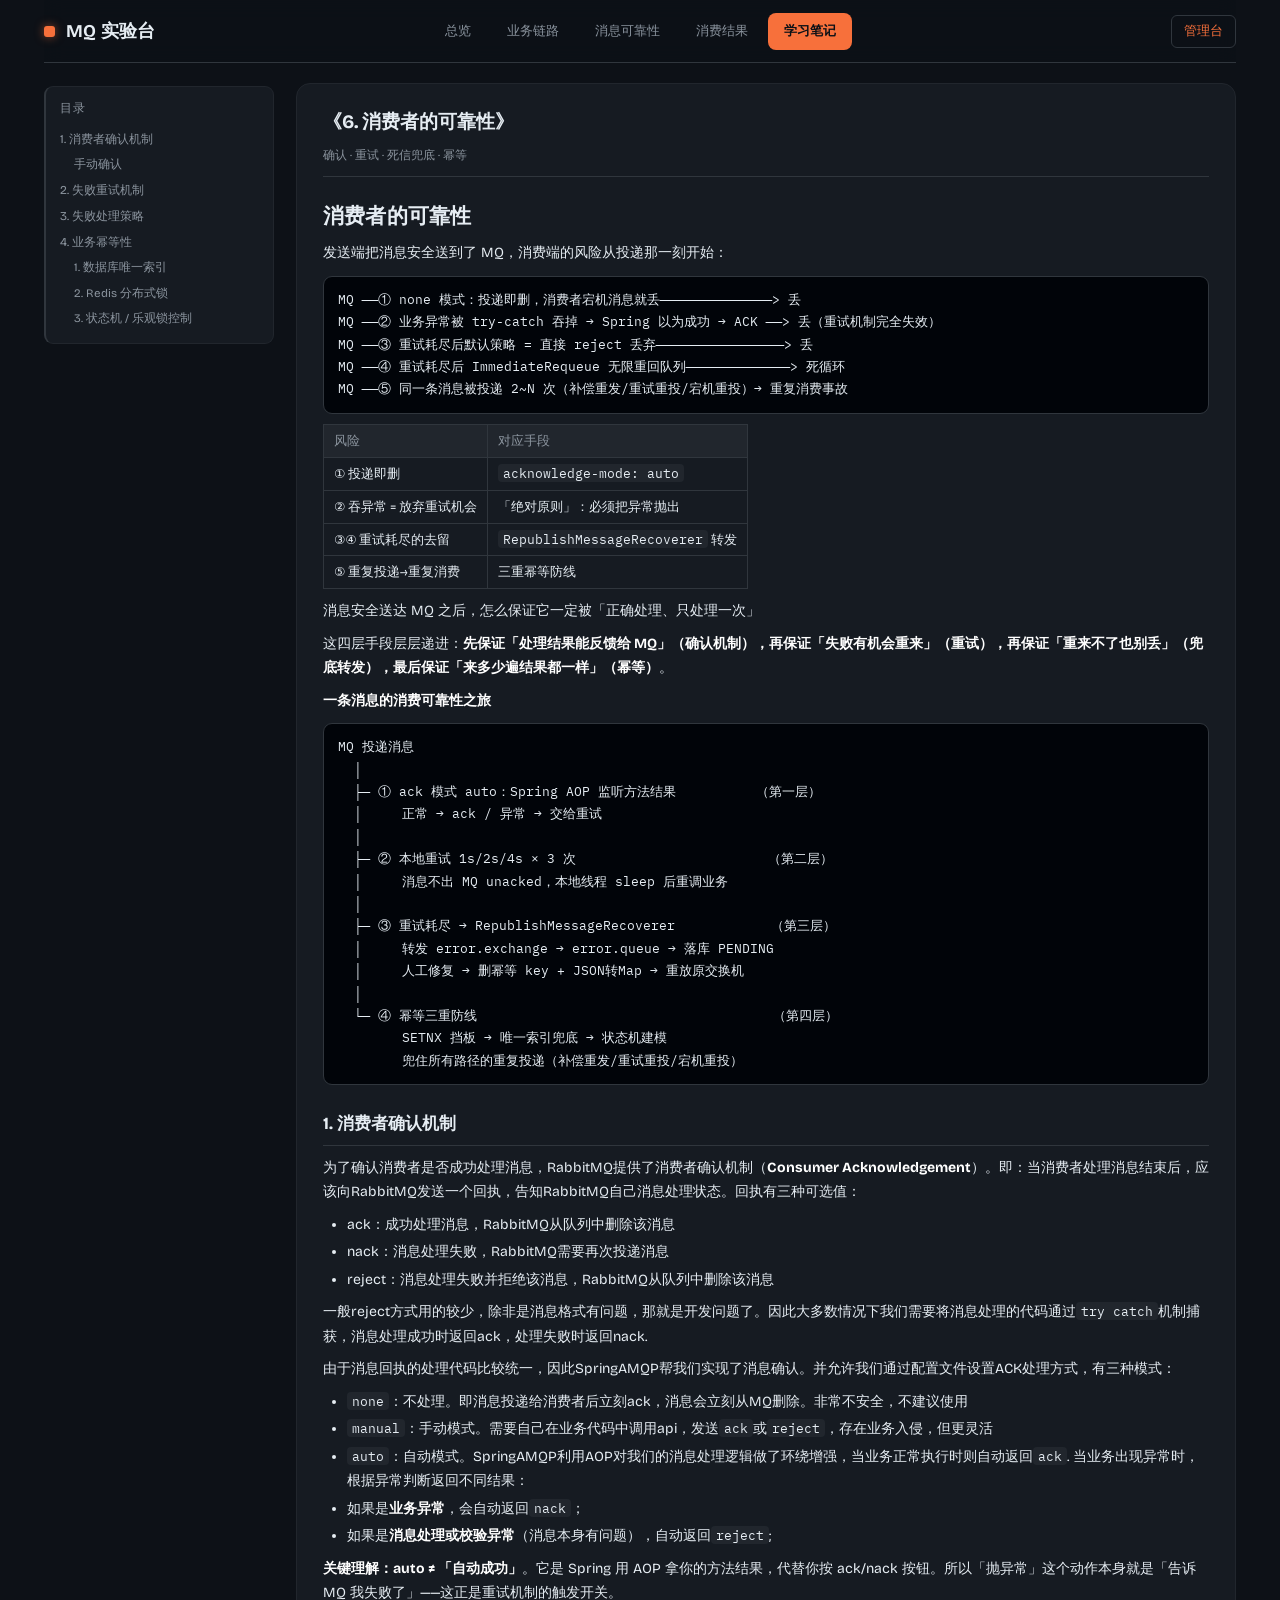
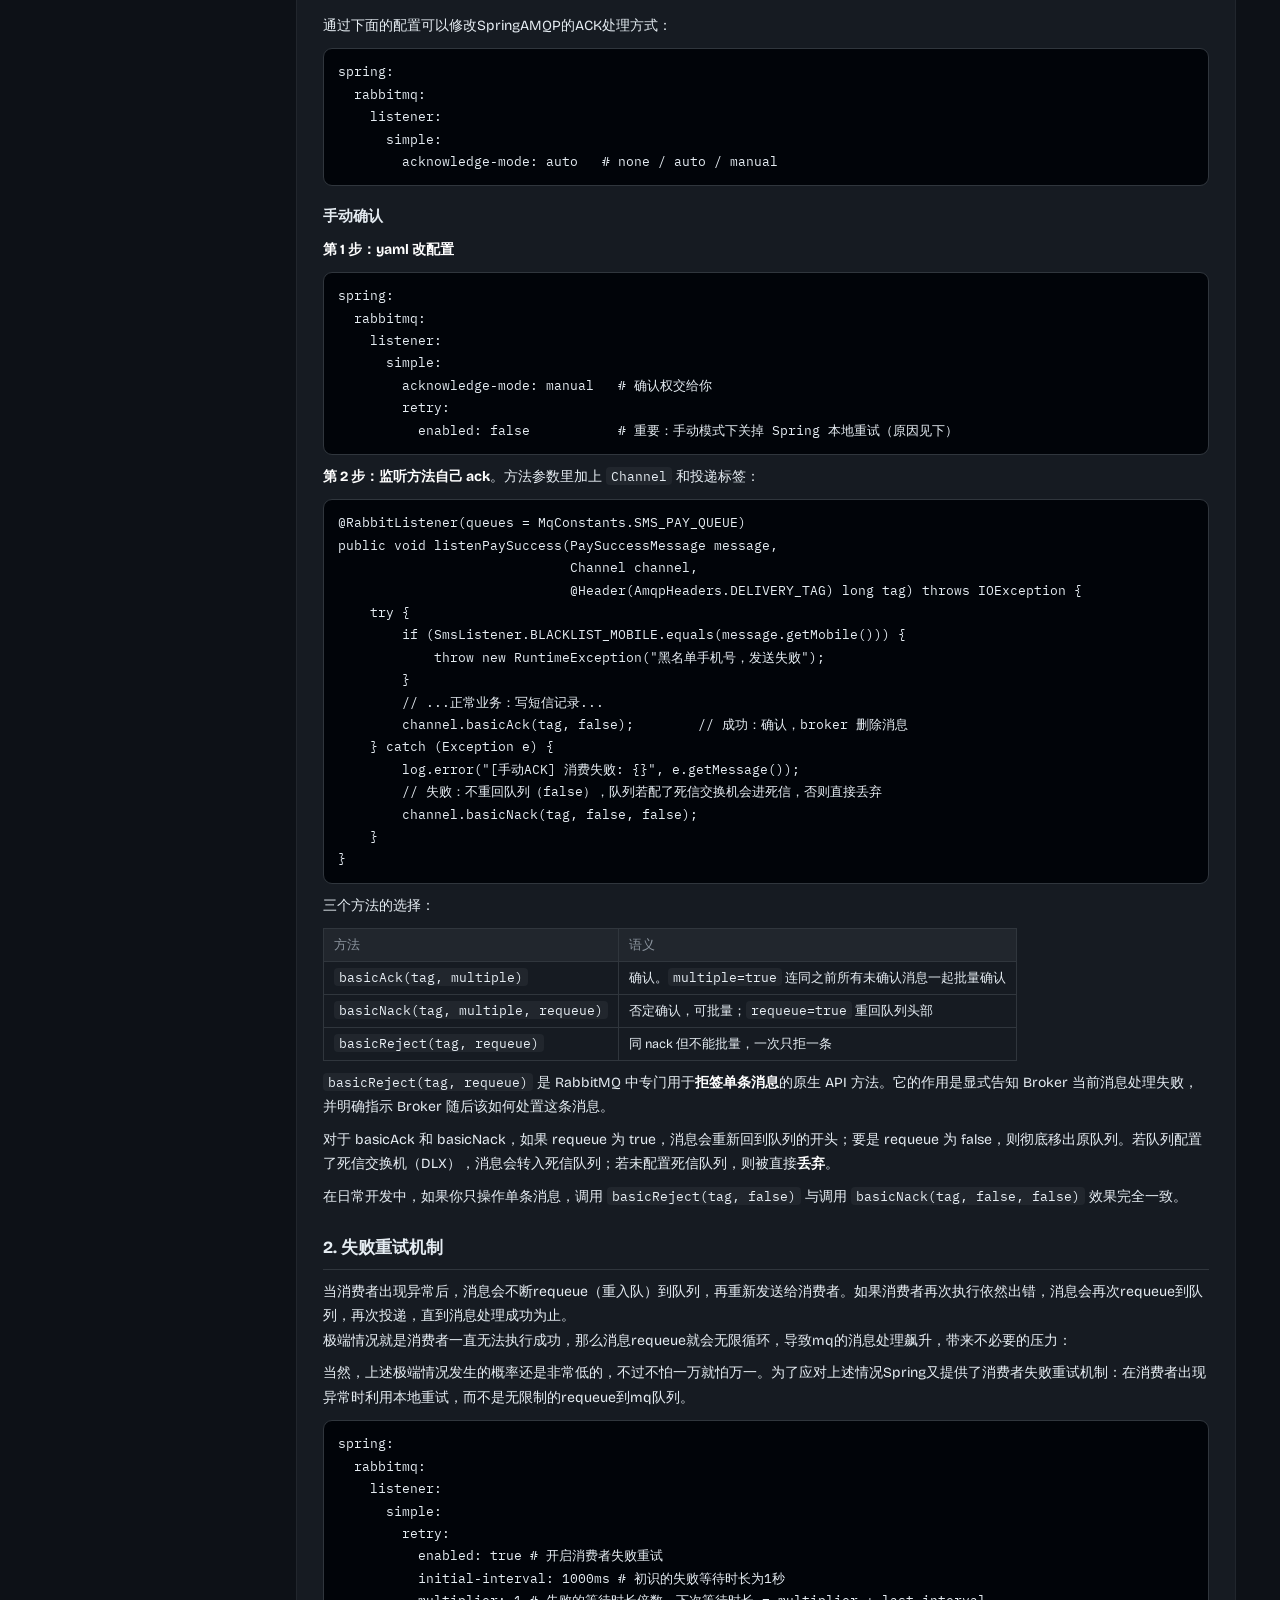
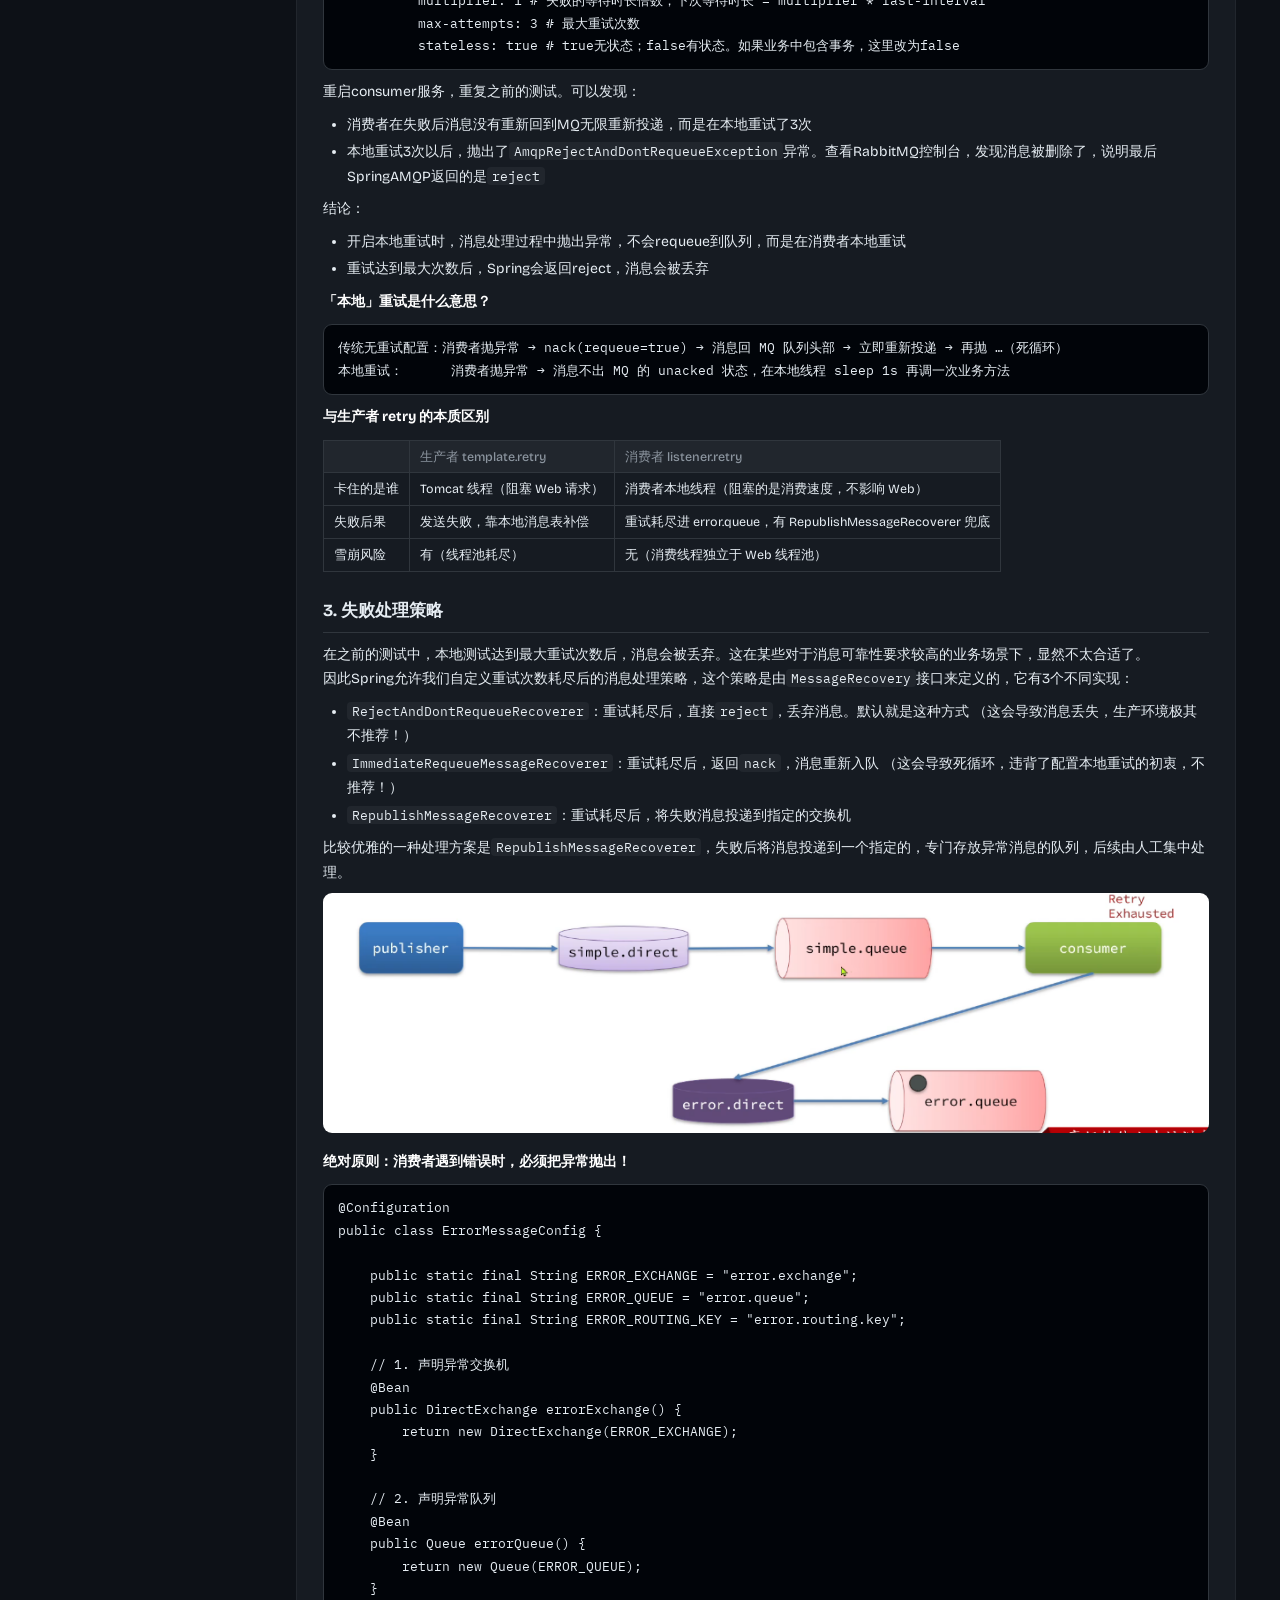
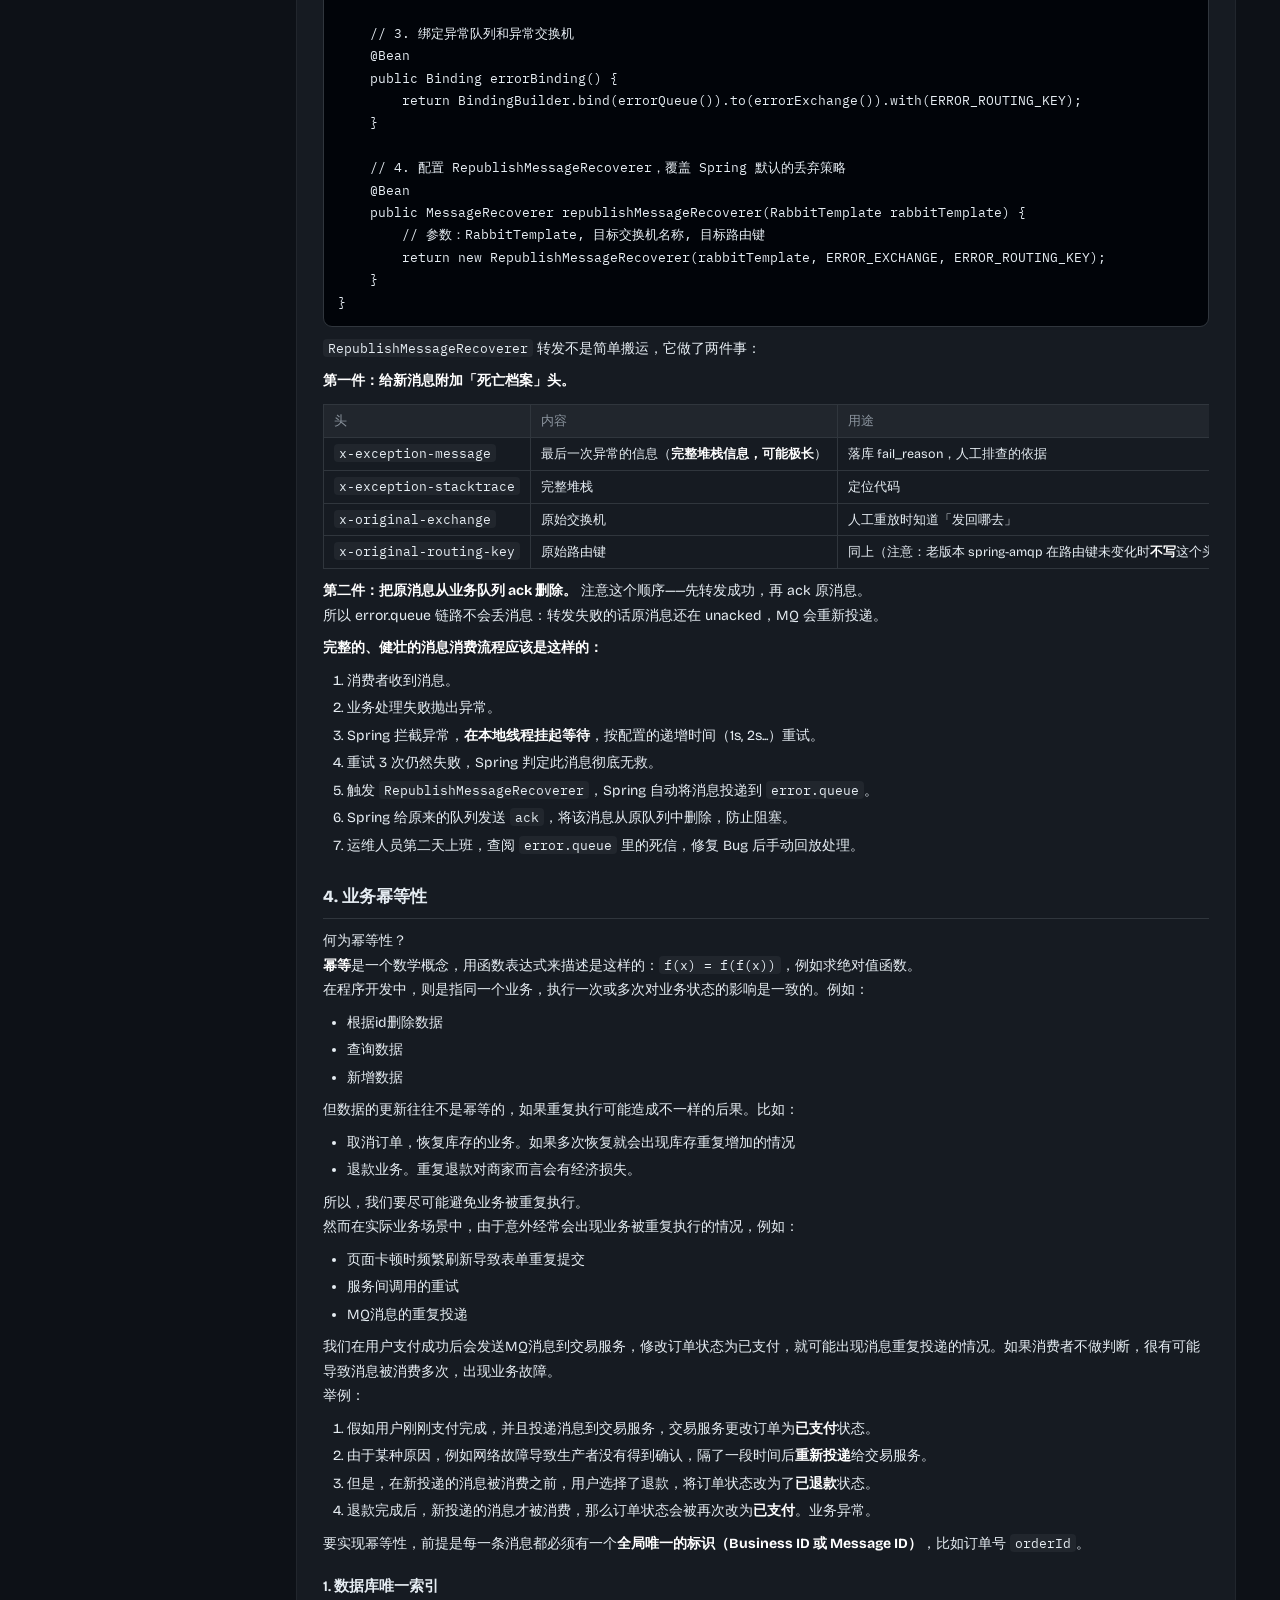
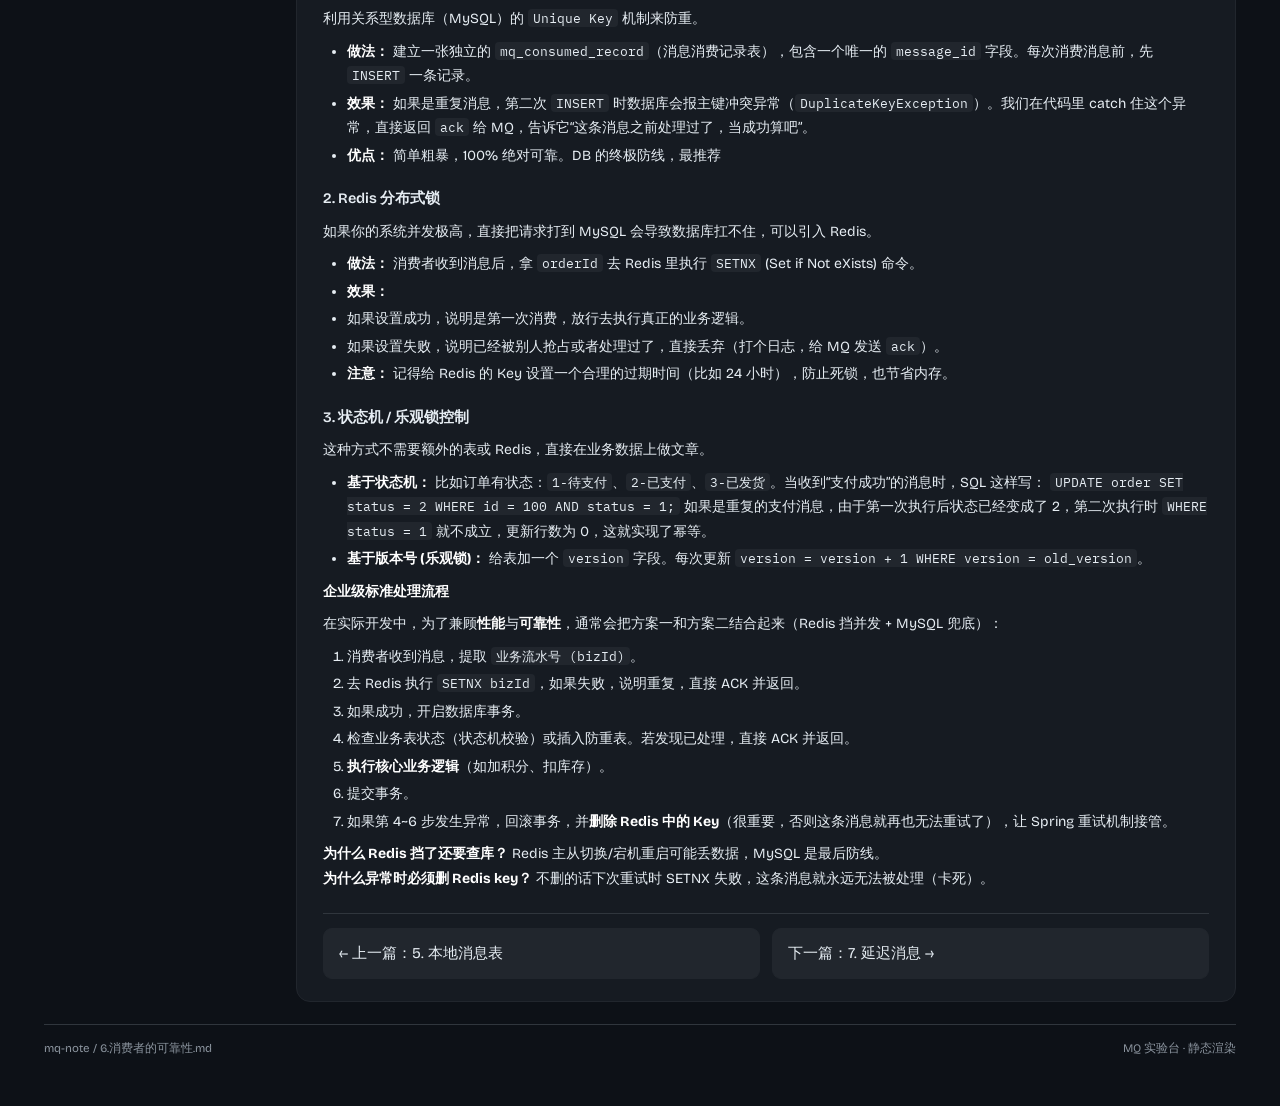
<file: mq-frontend/notes/6.html>
<!DOCTYPE html>
<html lang="zh-CN">
<head>
<meta charset="UTF-8">
<meta name="viewport" content="width=device-width, initial-scale=1">
<title>消费者的可靠性 · MQ 实验台</title>
<link rel="preconnect" href="https://fonts.googleapis.com">
<link rel="preconnect" href="https://fonts.gstatic.com" crossorigin>
<link rel="stylesheet" media="print" onload="this.media='all'"
      href="https://fonts.googleapis.com/css2?family=Bricolage+Grotesque:opsz,wght@12..96,500;12..96,700&family=IBM+Plex+Mono:wght@400;500&display=swap">
<link rel="stylesheet" href="../css/style.css">
</head>
<body>
<header class="topbar">
  <div class="brand">
    <span class="brand-mark" aria-hidden="true"></span>
    <div>
      <h1>MQ 实验台</h1>
    </div>
  </div>
  <nav class="nav" aria-label="主导航"><a href="../index.html">总览</a><a href="../trade.html">业务链路</a><a href="../reliability.html">消息可靠性</a><a href="../consume.html">消费结果</a><a href="../notes.html" class="on">学习笔记</a></nav>
  <div class="topbar-side">
    <a class="mgmt" href="http://192.168.146.130:15672" target="_blank" rel="noopener">管理台</a>
  </div>
</header>
<div class="note-layout">
<aside class="toc" aria-label="目录"><div class="toc-title">目录</div><a class="lv2" href="#sec-1">1. 消费者确认机制</a><a class="lv3" href="#sec-2">手动确认</a><a class="lv2" href="#sec-3">2. 失败重试机制</a><a class="lv2" href="#sec-4">3. 失败处理策略</a><a class="lv2" href="#sec-5">4. 业务幂等性</a><a class="lv3" href="#sec-6">1. 数据库唯一索引</a><a class="lv3" href="#sec-7">2. Redis 分布式锁</a><a class="lv3" href="#sec-8">3. 状态机 / 乐观锁控制</a></aside>
<div class="md-wrap">
  <div class="md-head">
    <h2>《6. 消费者的可靠性》</h2>
    <p class="fine">确认 · 重试 · 死信兜底 · 幂等</p>
  </div>
  <article class="md-body">
<h1>消费者的可靠性</h1>
<p>发送端把消息安全送到了 MQ，消费端的风险从投递那一刻开始：</p>
<pre><code>MQ ──① none 模式：投递即删，消费者宕机消息就丢──────────────&gt; 丢
MQ ──② 业务异常被 try-catch 吞掉 → Spring 以为成功 → ACK ──&gt; 丢（重试机制完全失效）
MQ ──③ 重试耗尽后默认策略 = 直接 reject 丢弃────────────────&gt; 丢
MQ ──④ 重试耗尽后 ImmediateRequeue 无限重回队列─────────────&gt; 死循环
MQ ──⑤ 同一条消息被投递 2~N 次（补偿重发/重试重投/宕机重投）→ 重复消费事故
</code></pre>
<table>
<thead>
<tr>
<th>风险</th>
<th>对应手段</th>
</tr>
</thead>
<tbody>
<tr>
<td>① 投递即删</td>
<td><code>acknowledge-mode: auto</code></td>
</tr>
<tr>
<td>② 吞异常 = 放弃重试机会</td>
<td>「绝对原则」：必须把异常抛出</td>
</tr>
<tr>
<td>③④ 重试耗尽的去留</td>
<td><code>RepublishMessageRecoverer</code> 转发</td>
</tr>
<tr>
<td>⑤ 重复投递→重复消费</td>
<td>三重幂等防线</td>
</tr>
</tbody>
</table>
<p>消息安全送达 MQ 之后，怎么保证它一定被「正确处理、只处理一次」</p>
<p>这四层手段层层递进：<strong>先保证「处理结果能反馈给 MQ」（确认机制），再保证「失败有机会重来」（重试），再保证「重来不了也别丢」（兜底转发），最后保证「来多少遍结果都一样」（幂等）</strong>。</p>
<p><strong>一条消息的消费可靠性之旅</strong></p>
<pre><code>MQ 投递消息
  │
  ├─ ① ack 模式 auto：Spring AOP 监听方法结果          （第一层）
  │     正常 → ack / 异常 → 交给重试
  │
  ├─ ② 本地重试 1s/2s/4s × 3 次                        （第二层）
  │     消息不出 MQ unacked，本地线程 sleep 后重调业务
  │
  ├─ ③ 重试耗尽 → RepublishMessageRecoverer            （第三层）
  │     转发 error.exchange → error.queue → 落库 PENDING
  │     人工修复 → 删幂等 key + JSON转Map → 重放原交换机
  │
  └─ ④ 幂等三重防线                                     （第四层）
        SETNX 挡板 → 唯一索引兜底 → 状态机建模
        兜住所有路径的重复投递（补偿重发/重试重投/宕机重投）
</code></pre>
<h2 id="sec-1">1. 消费者确认机制</h2>
<p>为了确认消费者是否成功处理消息，RabbitMQ提供了消费者确认机制（<strong>Consumer Acknowledgement</strong>）。即：当消费者处理消息结束后，应该向RabbitMQ发送一个回执，告知RabbitMQ自己消息处理状态。回执有三种可选值：</p>
<ul>
<li>ack：成功处理消息，RabbitMQ从队列中删除该消息</li>
<li>nack：消息处理失败，RabbitMQ需要再次投递消息</li>
<li>reject：消息处理失败并拒绝该消息，RabbitMQ从队列中删除该消息</li>
</ul>
<p>一般reject方式用的较少，除非是消息格式有问题，那就是开发问题了。因此大多数情况下我们需要将消息处理的代码通过<code>try catch</code>机制捕获，消息处理成功时返回ack，处理失败时返回nack.</p>
<p>由于消息回执的处理代码比较统一，因此SpringAMQP帮我们实现了消息确认。并允许我们通过配置文件设置ACK处理方式，有三种模式：</p>
<ul>
<li><code>none</code>：不处理。即消息投递给消费者后立刻ack，消息会立刻从MQ删除。非常不安全，不建议使用</li>
<li><code>manual</code>：手动模式。需要自己在业务代码中调用api，发送<code>ack</code>或<code>reject</code>，存在业务入侵，但更灵活</li>
<li><code>auto</code>：自动模式。SpringAMQP利用AOP对我们的消息处理逻辑做了环绕增强，当业务正常执行时则自动返回<code>ack</code>.  当业务出现异常时，根据异常判断返回不同结果：</li>
<li>如果是<strong>业务异常</strong>，会自动返回<code>nack</code>；</li>
<li>如果是<strong>消息处理或校验异常</strong>（消息本身有问题），自动返回<code>reject</code>;</li>
</ul>
<p><strong>关键理解：auto ≠ 「自动成功」</strong>。它是 Spring 用 AOP 拿你的方法结果，代替你按 ack/nack 按钮。所以「抛异常」这个动作本身就是「告诉 MQ 我失败了」——这正是重试机制的触发开关。</p>
<p>通过下面的配置可以修改SpringAMQP的ACK处理方式：</p>
<pre><code class="language-yaml">spring:
  rabbitmq:
    listener:
      simple:
        acknowledge-mode: auto   # none / auto / manual
</code></pre>
<h3 id="sec-2">手动确认</h3>
<p><strong>第 1 步：yaml 改配置</strong></p>
<pre><code class="language-yaml">spring:
  rabbitmq:
    listener:
      simple:
        acknowledge-mode: manual   # 确认权交给你
        retry:
          enabled: false           # 重要：手动模式下关掉 Spring 本地重试（原因见下）
</code></pre>
<p><strong>第 2 步：监听方法自己 ack</strong>。方法参数里加上 <code>Channel</code> 和投递标签：</p>
<pre><code class="language-java">@RabbitListener(queues = MqConstants.SMS_PAY_QUEUE)
public void listenPaySuccess(PaySuccessMessage message,
                             Channel channel,
                             @Header(AmqpHeaders.DELIVERY_TAG) long tag) throws IOException {
    try {
        if (SmsListener.BLACKLIST_MOBILE.equals(message.getMobile())) {
            throw new RuntimeException(&quot;黑名单手机号，发送失败&quot;);
        }
        // ...正常业务：写短信记录...
        channel.basicAck(tag, false);        // 成功：确认，broker 删除消息
    } catch (Exception e) {
        log.error(&quot;[手动ACK] 消费失败: {}&quot;, e.getMessage());
        // 失败：不重回队列（false），队列若配了死信交换机会进死信，否则直接丢弃
        channel.basicNack(tag, false, false);
    }
}
</code></pre>
<p>三个方法的选择：</p>
<table>
<thead>
<tr>
<th>方法</th>
<th>语义</th>
</tr>
</thead>
<tbody>
<tr>
<td><code>basicAck(tag, multiple)</code></td>
<td>确认。<code>multiple=true</code> 连同之前所有未确认消息一起批量确认</td>
</tr>
<tr>
<td><code>basicNack(tag, multiple, requeue)</code></td>
<td>否定确认，可批量；<code>requeue=true</code> 重回队列头部</td>
</tr>
<tr>
<td><code>basicReject(tag, requeue)</code></td>
<td>同 nack 但不能批量，一次只拒一条</td>
</tr>
</tbody>
</table>
<p><code>basicReject(tag, requeue)</code> 是 RabbitMQ 中专门用于<strong>拒签单条消息</strong>的原生 API 方法。它的作用是显式告知 Broker 当前消息处理失败，并明确指示 Broker 随后该如何处置这条消息。</p>
<p>对于 basicAck 和 basicNack，如果 requeue 为 true，消息会重新回到队列的开头；要是 requeue 为 false，则彻底移出原队列。若队列配置了死信交换机（DLX），消息会转入死信队列；若未配置死信队列，则被直接<strong>丢弃</strong>。</p>
<p>在日常开发中，如果你只操作单条消息，调用 <code>basicReject(tag, false)</code> 与调用 <code>basicNack(tag, false, false)</code> 效果完全一致。</p>
<h2 id="sec-3">2. 失败重试机制</h2>
<p>当消费者出现异常后，消息会不断requeue（重入队）到队列，再重新发送给消费者。如果消费者再次执行依然出错，消息会再次requeue到队列，再次投递，直到消息处理成功为止。<br />
极端情况就是消费者一直无法执行成功，那么消息requeue就会无限循环，导致mq的消息处理飙升，带来不必要的压力：</p>
<p>当然，上述极端情况发生的概率还是非常低的，不过不怕一万就怕万一。为了应对上述情况Spring又提供了消费者失败重试机制：在消费者出现异常时利用本地重试，而不是无限制的requeue到mq队列。</p>
<pre><code class="language-yaml">spring:
  rabbitmq:
    listener:
      simple:
        retry:
          enabled: true # 开启消费者失败重试
          initial-interval: 1000ms # 初识的失败等待时长为1秒
          multiplier: 1 # 失败的等待时长倍数，下次等待时长 = multiplier * last-interval
          max-attempts: 3 # 最大重试次数
          stateless: true # true无状态；false有状态。如果业务中包含事务，这里改为false
</code></pre>
<p>重启consumer服务，重复之前的测试。可以发现：</p>
<ul>
<li>消费者在失败后消息没有重新回到MQ无限重新投递，而是在本地重试了3次</li>
<li>本地重试3次以后，抛出了<code>AmqpRejectAndDontRequeueException</code>异常。查看RabbitMQ控制台，发现消息被删除了，说明最后SpringAMQP返回的是<code>reject</code></li>
</ul>
<p>结论：</p>
<ul>
<li>开启本地重试时，消息处理过程中抛出异常，不会requeue到队列，而是在消费者本地重试</li>
<li>重试达到最大次数后，Spring会返回reject，消息会被丢弃</li>
</ul>
<p><strong>「本地」重试是什么意思？</strong></p>
<pre><code>传统无重试配置：消费者抛异常 → nack(requeue=true) → 消息回 MQ 队列头部 → 立即重新投递 → 再抛 …（死循环）
本地重试：      消费者抛异常 → 消息不出 MQ 的 unacked 状态，在本地线程 sleep 1s 再调一次业务方法
</code></pre>
<p><strong>与生产者 retry 的本质区别</strong></p>
<table>
<thead>
<tr>
<th></th>
<th>生产者 template.retry</th>
<th>消费者 listener.retry</th>
</tr>
</thead>
<tbody>
<tr>
<td>卡住的是谁</td>
<td>Tomcat 线程（阻塞 Web 请求）</td>
<td>消费者本地线程（阻塞的是消费速度，不影响 Web）</td>
</tr>
<tr>
<td>失败后果</td>
<td>发送失败，靠本地消息表补偿</td>
<td>重试耗尽进 error.queue，有 RepublishMessageRecoverer 兜底</td>
</tr>
<tr>
<td>雪崩风险</td>
<td>有（线程池耗尽）</td>
<td>无（消费线程独立于 Web 线程池）</td>
</tr>
</tbody>
</table>
<h2 id="sec-4">3. 失败处理策略</h2>
<p>在之前的测试中，本地测试达到最大重试次数后，消息会被丢弃。这在某些对于消息可靠性要求较高的业务场景下，显然不太合适了。<br />
因此Spring允许我们自定义重试次数耗尽后的消息处理策略，这个策略是由<code>MessageRecovery</code>接口来定义的，它有3个不同实现：</p>
<ul>
<li><code>RejectAndDontRequeueRecoverer</code>：重试耗尽后，直接<code>reject</code>，丢弃消息。默认就是这种方式 （这会导致消息丢失，生产环境极其不推荐！）</li>
<li><code>ImmediateRequeueMessageRecoverer</code>：重试耗尽后，返回<code>nack</code>，消息重新入队 （这会导致死循环，违背了配置本地重试的初衷，不推荐！）</li>
<li><code>RepublishMessageRecoverer</code>：重试耗尽后，将失败消息投递到指定的交换机 </li>
</ul>
<p>比较优雅的一种处理方案是<code>RepublishMessageRecoverer</code>，失败后将消息投递到一个指定的，专门存放异常消息的队列，后续由人工集中处理。</p>
<p><img alt="image-20260808160403526" src="images/image-20260808160403526.png" /></p>
<p><strong>绝对原则：消费者遇到错误时，必须把异常抛出！</strong></p>
<pre><code class="language-java">@Configuration
public class ErrorMessageConfig {

    public static final String ERROR_EXCHANGE = &quot;error.exchange&quot;;
    public static final String ERROR_QUEUE = &quot;error.queue&quot;;
    public static final String ERROR_ROUTING_KEY = &quot;error.routing.key&quot;;

    // 1. 声明异常交换机
    @Bean
    public DirectExchange errorExchange() {
        return new DirectExchange(ERROR_EXCHANGE);
    }

    // 2. 声明异常队列
    @Bean
    public Queue errorQueue() {
        return new Queue(ERROR_QUEUE);
    }

    // 3. 绑定异常队列和异常交换机
    @Bean
    public Binding errorBinding() {
        return BindingBuilder.bind(errorQueue()).to(errorExchange()).with(ERROR_ROUTING_KEY);
    }

    // 4. 配置 RepublishMessageRecoverer，覆盖 Spring 默认的丢弃策略
    @Bean
    public MessageRecoverer republishMessageRecoverer(RabbitTemplate rabbitTemplate) {
        // 参数：RabbitTemplate, 目标交换机名称, 目标路由键
        return new RepublishMessageRecoverer(rabbitTemplate, ERROR_EXCHANGE, ERROR_ROUTING_KEY);
    }
}
</code></pre>
<p><code>RepublishMessageRecoverer</code> 转发不是简单搬运，它做了两件事：</p>
<p><strong>第一件：给新消息附加「死亡档案」头。</strong></p>
<table>
<thead>
<tr>
<th>头</th>
<th>内容</th>
<th>用途</th>
</tr>
</thead>
<tbody>
<tr>
<td><code>x-exception-message</code></td>
<td>最后一次异常的信息（<strong>完整堆栈信息，可能极长</strong>）</td>
<td>落库 fail_reason，人工排查的依据</td>
</tr>
<tr>
<td><code>x-exception-stacktrace</code></td>
<td>完整堆栈</td>
<td>定位代码</td>
</tr>
<tr>
<td><code>x-original-exchange</code></td>
<td>原始交换机</td>
<td>人工重放时知道「发回哪去」</td>
</tr>
<tr>
<td><code>x-original-routing-key</code></td>
<td>原始路由键</td>
<td>同上（注意：老版本 spring-amqp 在路由键未变化时<strong>不写</strong>这个头，读取要给默认值兜底）</td>
</tr>
</tbody>
</table>
<p><strong>第二件：把原消息从业务队列 ack 删除。</strong> 注意这个顺序——先转发成功，再 ack 原消息。<br />
所以 error.queue 链路不会丢消息：转发失败的话原消息还在 unacked，MQ 会重新投递。</p>
<p><strong>完整的、健壮的消息消费流程应该是这样的：</strong></p>
<ol>
<li>消费者收到消息。</li>
<li>业务处理失败抛出异常。</li>
<li>Spring 拦截异常，<strong>在本地线程挂起等待</strong>，按配置的递增时间（1s, 2s...）重试。</li>
<li>重试 3 次仍然失败，Spring 判定此消息彻底无救。</li>
<li>触发 <code>RepublishMessageRecoverer</code>，Spring 自动将消息投递到 <code>error.queue</code>。</li>
<li>Spring 给原来的队列发送 <code>ack</code>，将该消息从原队列中删除，防止阻塞。</li>
<li>运维人员第二天上班，查阅 <code>error.queue</code> 里的死信，修复 Bug 后手动回放处理。</li>
</ol>
<h2 id="sec-5">4. 业务幂等性</h2>
<p>何为幂等性？<br />
<strong>幂等</strong>是一个数学概念，用函数表达式来描述是这样的：<code>f(x) = f(f(x))</code>，例如求绝对值函数。<br />
在程序开发中，则是指同一个业务，执行一次或多次对业务状态的影响是一致的。例如：</p>
<ul>
<li>根据id删除数据</li>
<li>查询数据</li>
<li>新增数据</li>
</ul>
<p>但数据的更新往往不是幂等的，如果重复执行可能造成不一样的后果。比如：</p>
<ul>
<li>取消订单，恢复库存的业务。如果多次恢复就会出现库存重复增加的情况</li>
<li>退款业务。重复退款对商家而言会有经济损失。</li>
</ul>
<p>所以，我们要尽可能避免业务被重复执行。<br />
然而在实际业务场景中，由于意外经常会出现业务被重复执行的情况，例如：</p>
<ul>
<li>页面卡顿时频繁刷新导致表单重复提交</li>
<li>服务间调用的重试</li>
<li>MQ消息的重复投递</li>
</ul>
<p>我们在用户支付成功后会发送MQ消息到交易服务，修改订单状态为已支付，就可能出现消息重复投递的情况。如果消费者不做判断，很有可能导致消息被消费多次，出现业务故障。<br />
举例：</p>
<ol>
<li>假如用户刚刚支付完成，并且投递消息到交易服务，交易服务更改订单为<strong>已支付</strong>状态。</li>
<li>由于某种原因，例如网络故障导致生产者没有得到确认，隔了一段时间后<strong>重新投递</strong>给交易服务。</li>
<li>但是，在新投递的消息被消费之前，用户选择了退款，将订单状态改为了<strong>已退款</strong>状态。</li>
<li>退款完成后，新投递的消息才被消费，那么订单状态会被再次改为<strong>已支付</strong>。业务异常。</li>
</ol>
<p>要实现幂等性，前提是每一条消息都必须有一个<strong>全局唯一的标识（Business ID 或 Message ID）</strong>，比如订单号 <code>orderId</code>。</p>
<h3 id="sec-6">1. 数据库唯一索引</h3>
<p>利用关系型数据库（MySQL）的 <code>Unique Key</code> 机制来防重。</p>
<ul>
<li><strong>做法：</strong> 建立一张独立的 <code>mq_consumed_record</code>（消息消费记录表），包含一个唯一的 <code>message_id</code> 字段。每次消费消息前，先 <code>INSERT</code> 一条记录。</li>
<li><strong>效果：</strong> 如果是重复消息，第二次 <code>INSERT</code> 时数据库会报主键冲突异常（<code>DuplicateKeyException</code>）。我们在代码里 catch 住这个异常，直接返回 <code>ack</code> 给 MQ，告诉它“这条消息之前处理过了，当成功算吧”。</li>
<li><strong>优点：</strong> 简单粗暴，100% 绝对可靠。DB 的终极防线，最推荐</li>
</ul>
<h3 id="sec-7">2. Redis 分布式锁</h3>
<p>如果你的系统并发极高，直接把请求打到 MySQL 会导致数据库扛不住，可以引入 Redis。</p>
<ul>
<li><strong>做法：</strong> 消费者收到消息后，拿 <code>orderId</code> 去 Redis 里执行 <code>SETNX</code> (Set if Not eXists) 命令。</li>
<li><strong>效果：</strong></li>
<li>如果设置成功，说明是第一次消费，放行去执行真正的业务逻辑。</li>
<li>如果设置失败，说明已经被别人抢占或者处理过了，直接丢弃（打个日志，给 MQ 发送 <code>ack</code>）。</li>
<li><strong>注意：</strong> 记得给 Redis 的 Key 设置一个合理的过期时间（比如 24 小时），防止死锁，也节省内存。</li>
</ul>
<h3 id="sec-8">3. 状态机 / 乐观锁控制</h3>
<p>这种方式不需要额外的表或 Redis，直接在业务数据上做文章。</p>
<ul>
<li><strong>基于状态机：</strong> 比如订单有状态：<code>1-待支付</code>、<code>2-已支付</code>、<code>3-已发货</code>。当收到“支付成功”的消息时，SQL 这样写： <code>UPDATE order SET status = 2 WHERE id = 100 AND status = 1;</code> 如果是重复的支付消息，由于第一次执行后状态已经变成了 2，第二次执行时 <code>WHERE status = 1</code> 就不成立，更新行数为 0，这就实现了幂等。</li>
<li><strong>基于版本号 (乐观锁)：</strong> 给表加一个 <code>version</code> 字段。每次更新 <code>version = version + 1 WHERE version = old_version</code>。</li>
</ul>
<p><strong>企业级标准处理流程</strong></p>
<p>在实际开发中，为了兼顾<strong>性能</strong>与<strong>可靠性</strong>，通常会把方案一和方案二结合起来（Redis 挡并发 + MySQL 兜底）：</p>
<ol>
<li>消费者收到消息，提取 <code>业务流水号 (bizId)</code>。</li>
<li>去 Redis 执行 <code>SETNX bizId</code>，如果失败，说明重复，直接 ACK 并返回。</li>
<li>如果成功，开启数据库事务。</li>
<li>检查业务表状态（状态机校验）或插入防重表。若发现已处理，直接 ACK 并返回。</li>
<li><strong>执行核心业务逻辑</strong>（如加积分、扣库存）。</li>
<li>提交事务。</li>
<li>如果第 4~6 步发生异常，回滚事务，并<strong>删除 Redis 中的 Key</strong>（很重要，否则这条消息就再也无法重试了），让 Spring 重试机制接管。</li>
</ol>
<p><strong>为什么 Redis 挡了还要查库？</strong> Redis 主从切换/宕机重启可能丢数据，MySQL 是最后防线。<br />
<strong>为什么异常时必须删 Redis key？</strong> 不删的话下次重试时 SETNX 失败，这条消息就永远无法被处理（卡死）。</p>
  </article>
  <div class="pn"><a class="note" href="5.html">← 上一篇：5. 本地消息表</a><a class="note" href="7.html">下一篇：7. 延迟消息 →</a></div>
</div>
</div>
<footer class="page-foot"><span>mq-note / 6.消费者的可靠性.md</span><span>MQ 实验台 · 静态渲染</span></footer>
<script>
(function(){
  var links=[].slice.call(document.querySelectorAll('.toc a[href^="#"]'));
  if(!links.length)return;
  var map={};links.forEach(function(a){map[a.getAttribute("href").slice(1)]=a;});
  var heads=[].slice.call(document.querySelectorAll('.md-body h2[id],.md-body h3[id]'));
  var tops=[];
  function measure(){tops=heads.map(function(h){return h.getBoundingClientRect().top+window.scrollY;});}
  function update(){
    var y=window.scrollY+120,cur=null;
    for(var i=0;i<heads.length;i++){if(tops[i]<=y)cur=heads[i].id;}
    links.forEach(function(a){a.classList.remove("cur");});
    if(cur&&map[cur])map[cur].classList.add("cur");
  }
  addEventListener("scroll",update,{passive:true});
  addEventListener("resize",function(){measure();update();});
  measure();update();
})();
</script>
</body>
</html>
</file>
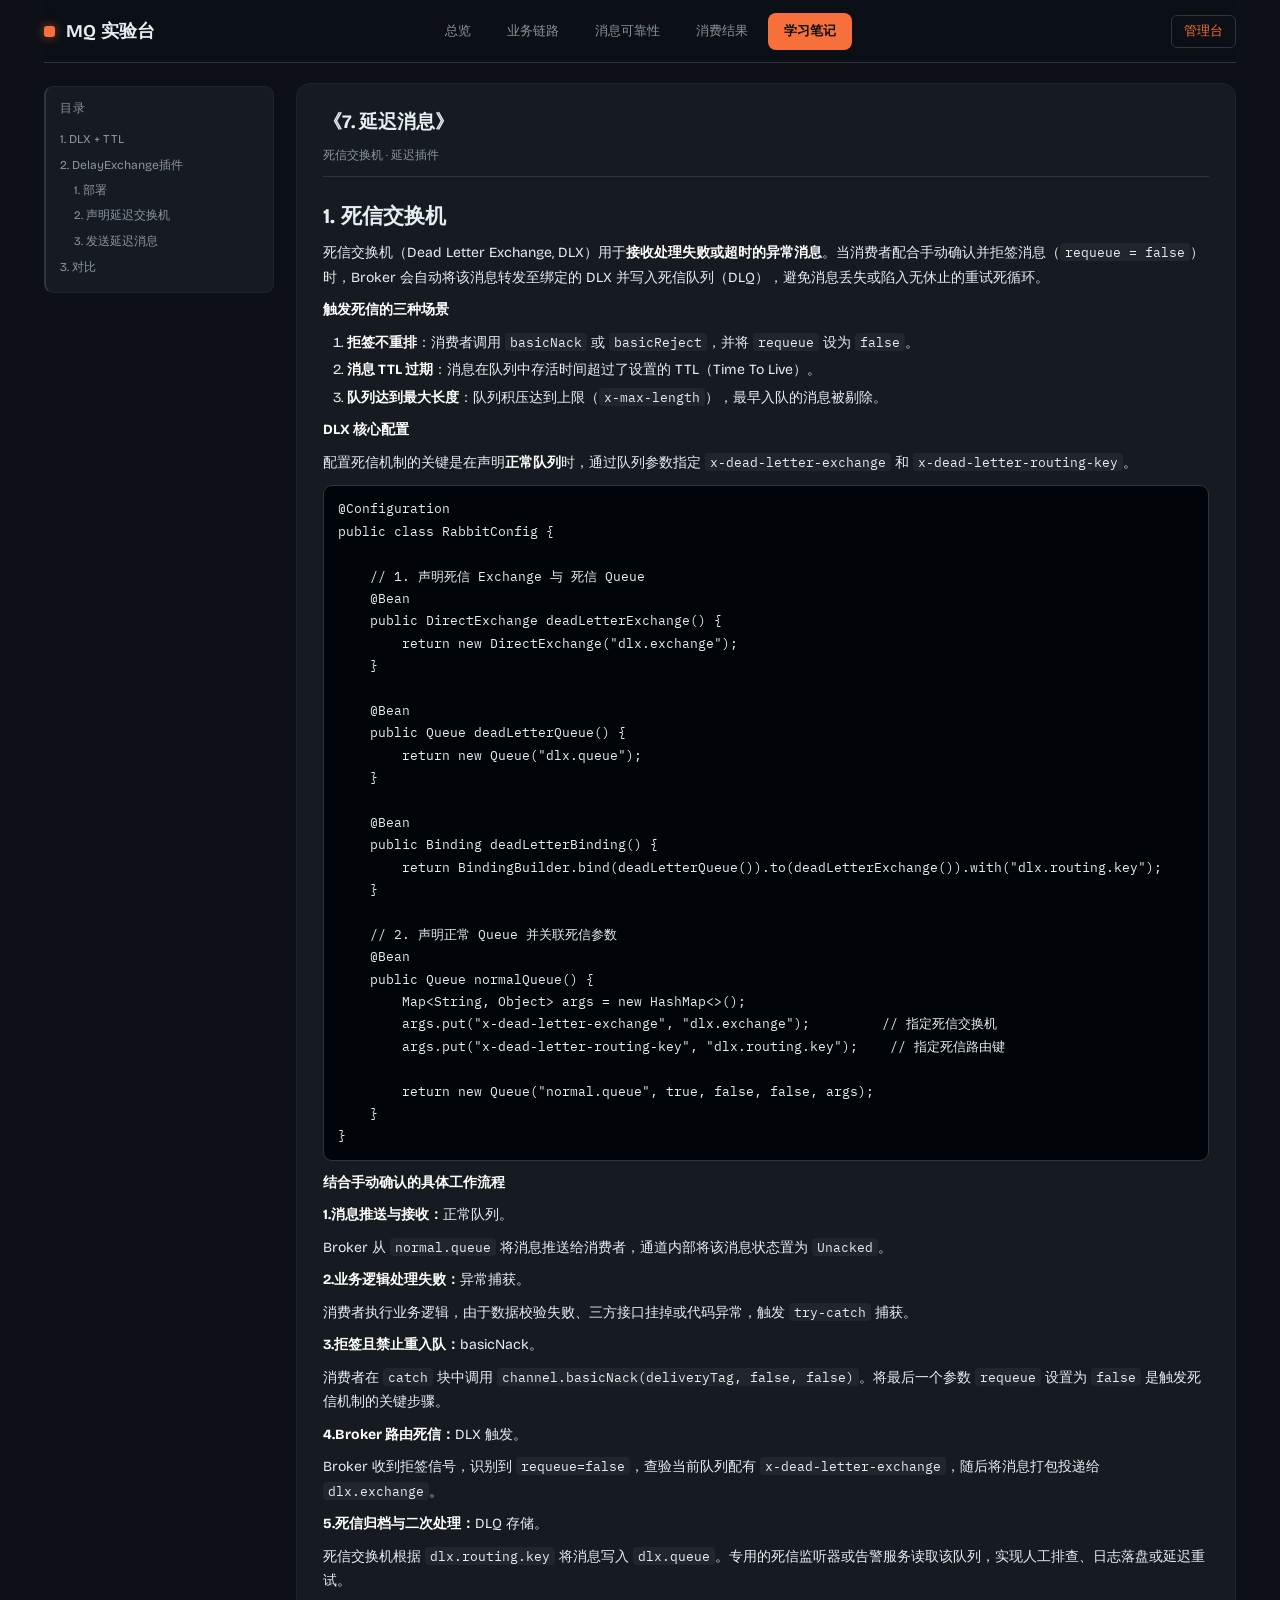
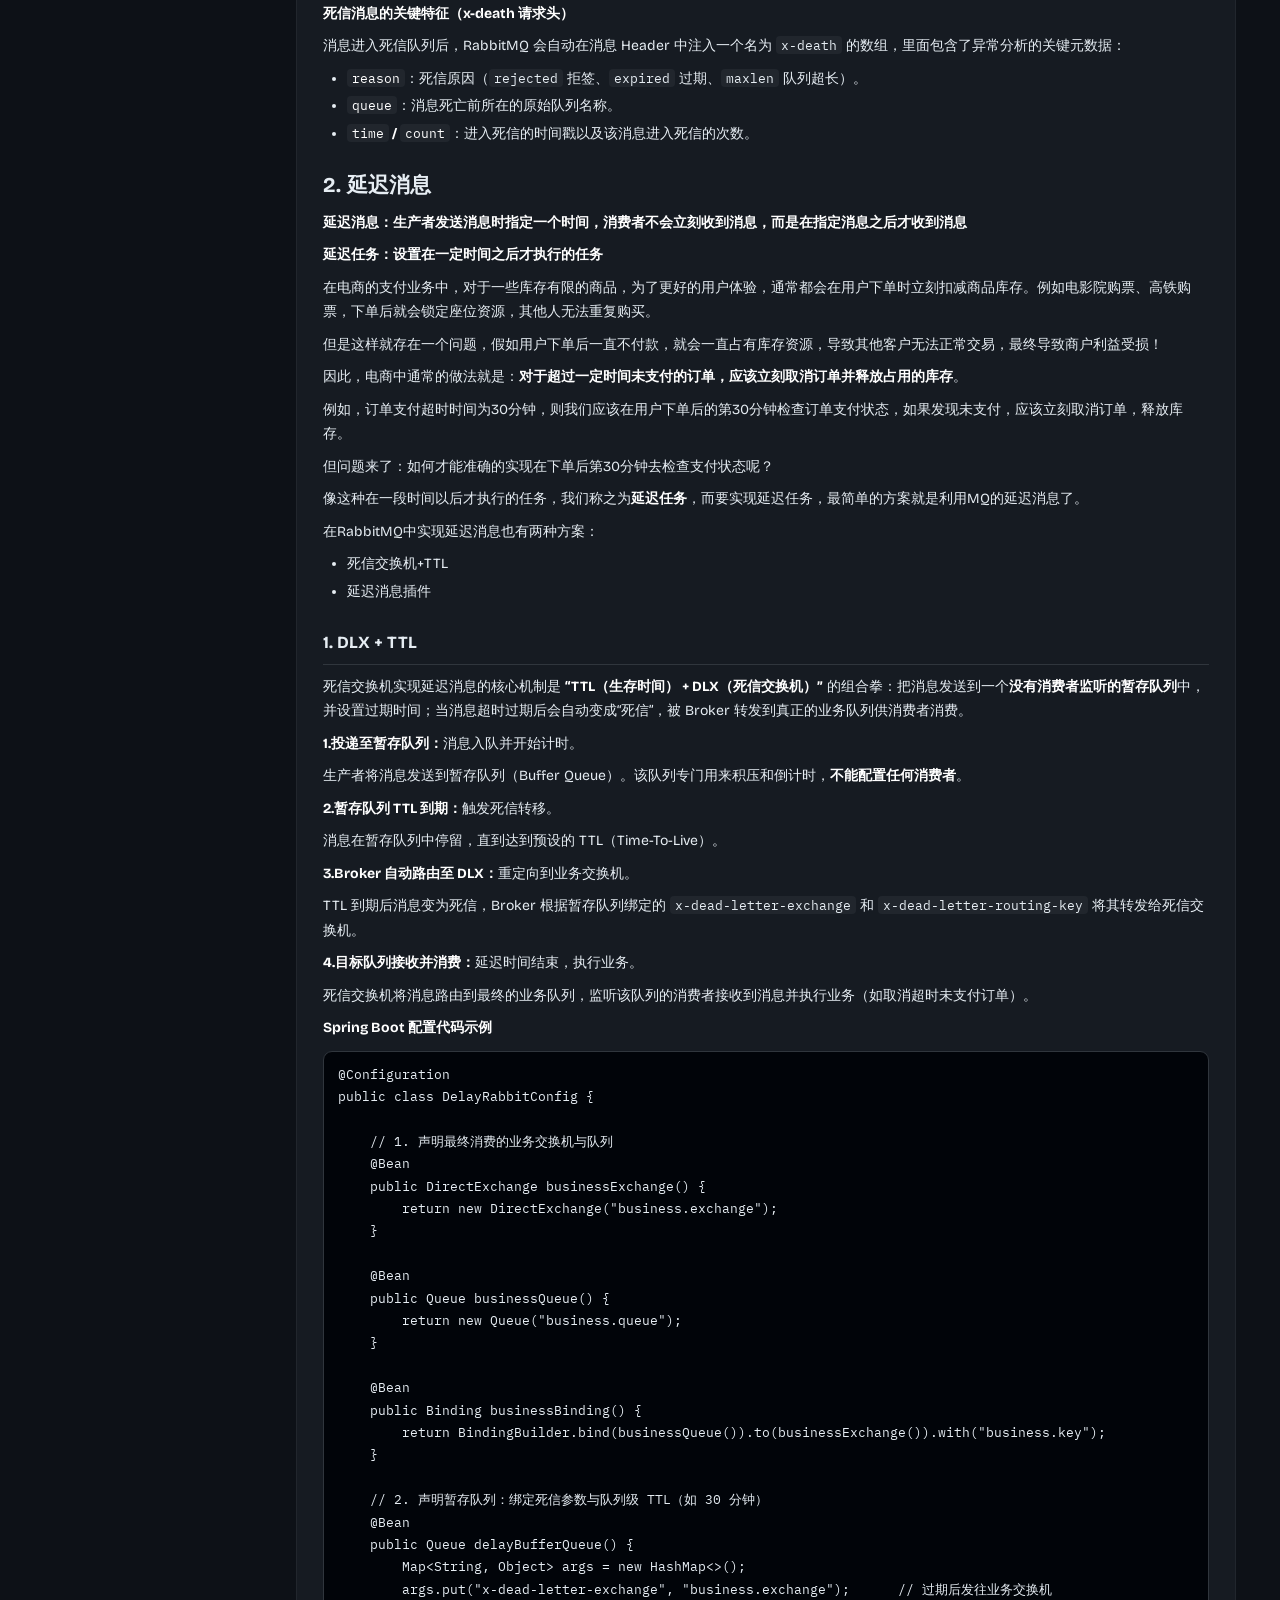
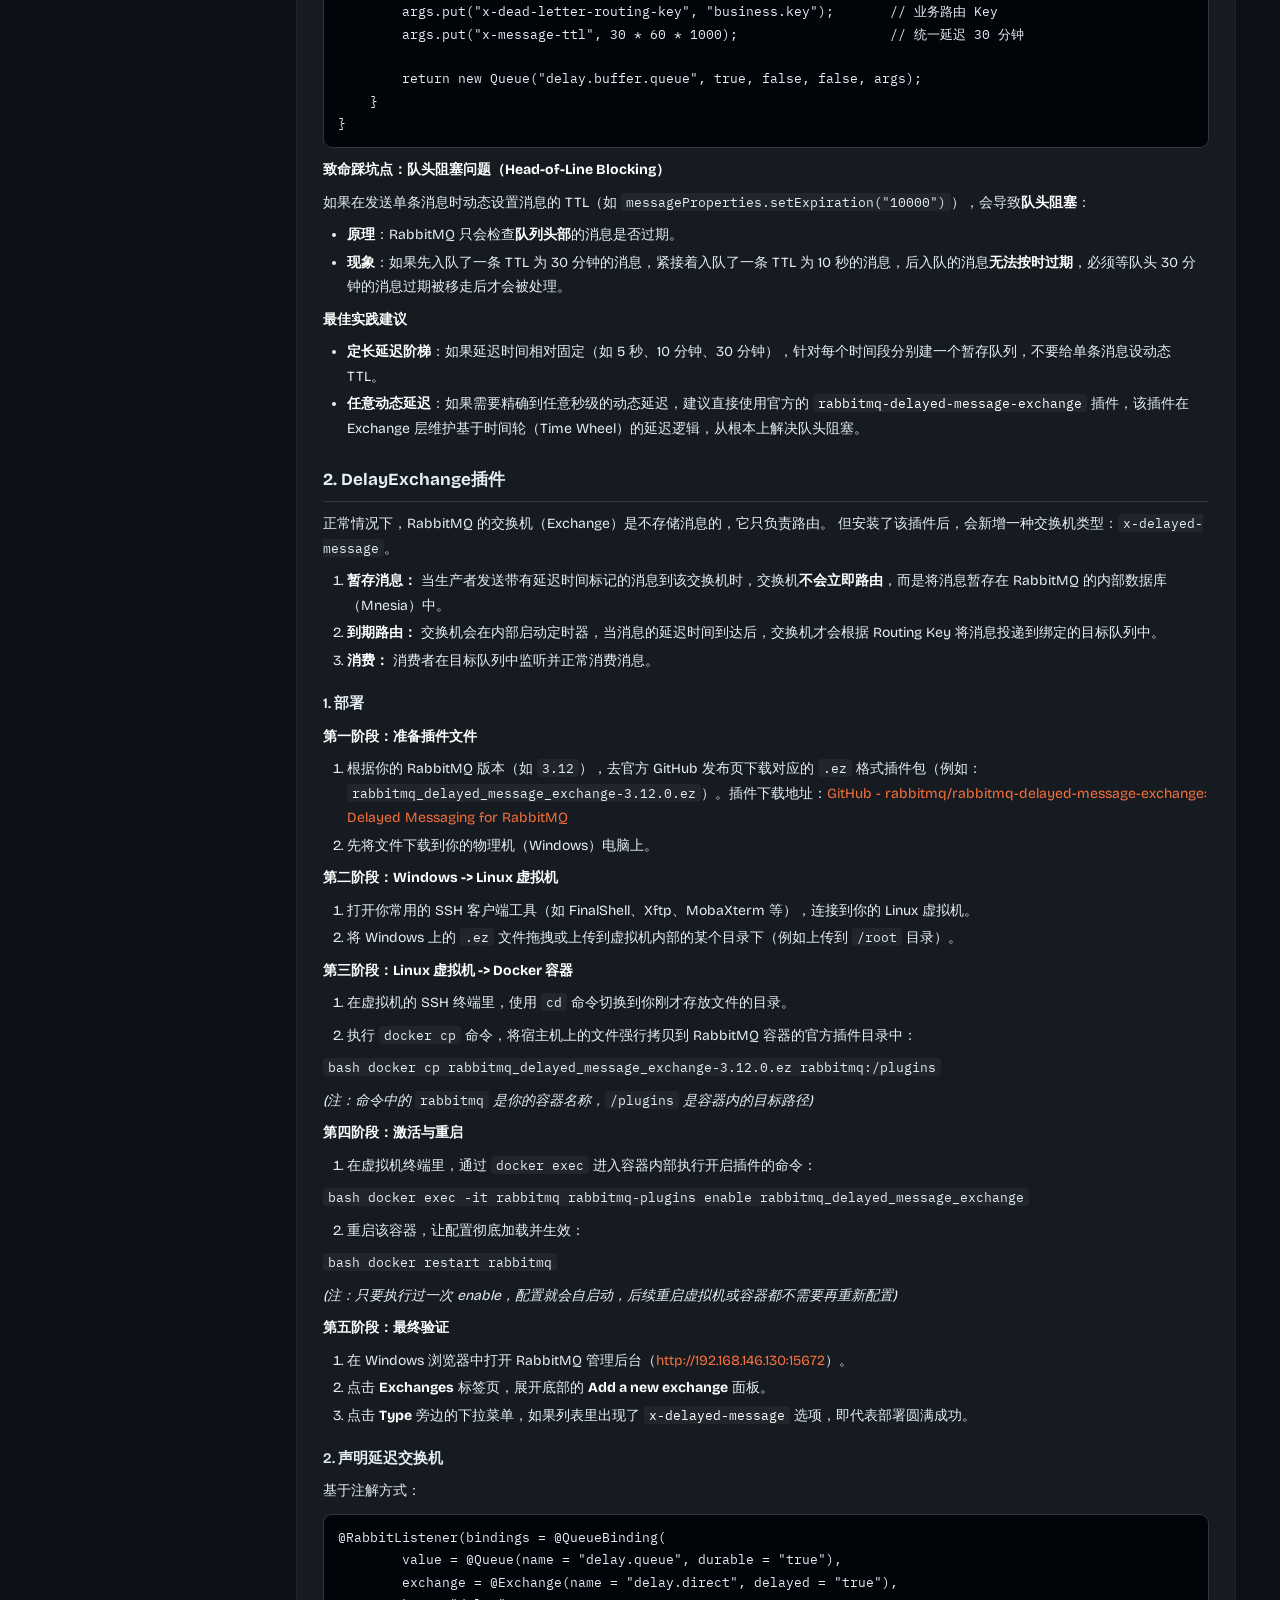
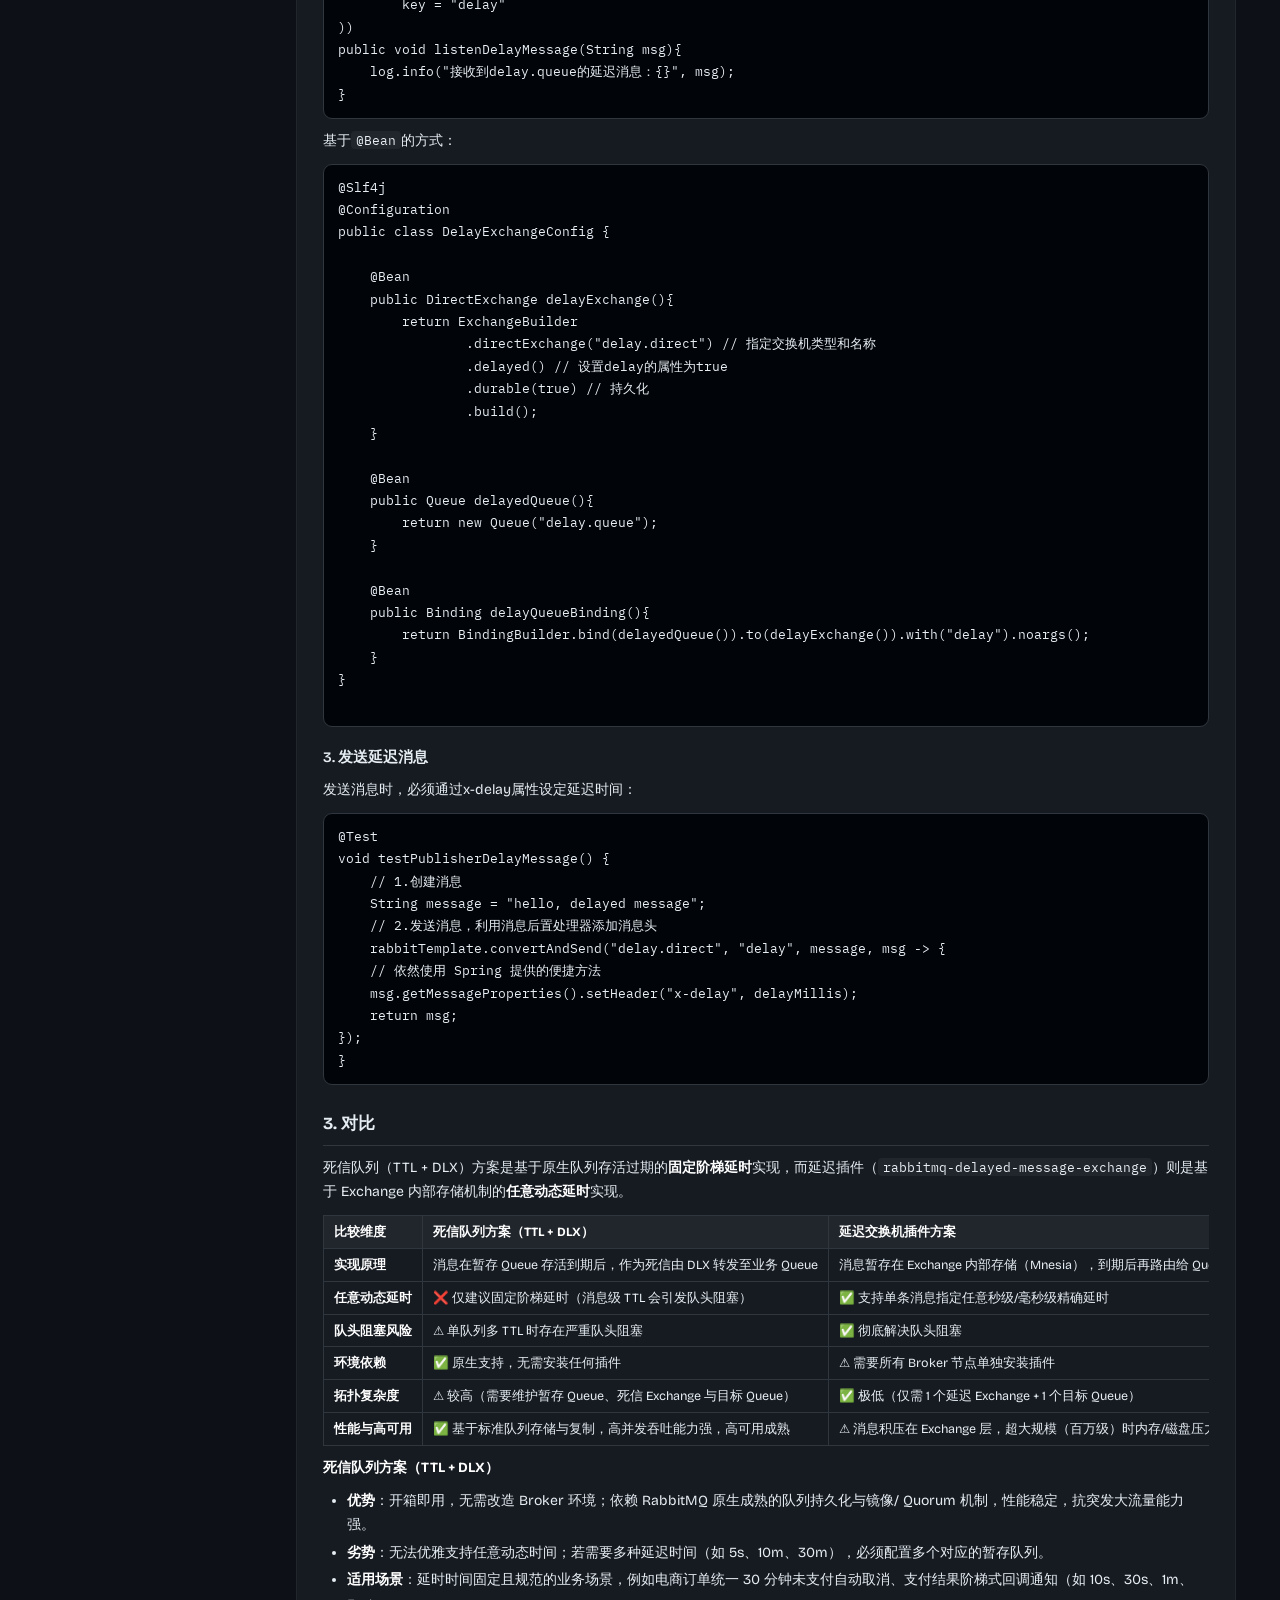
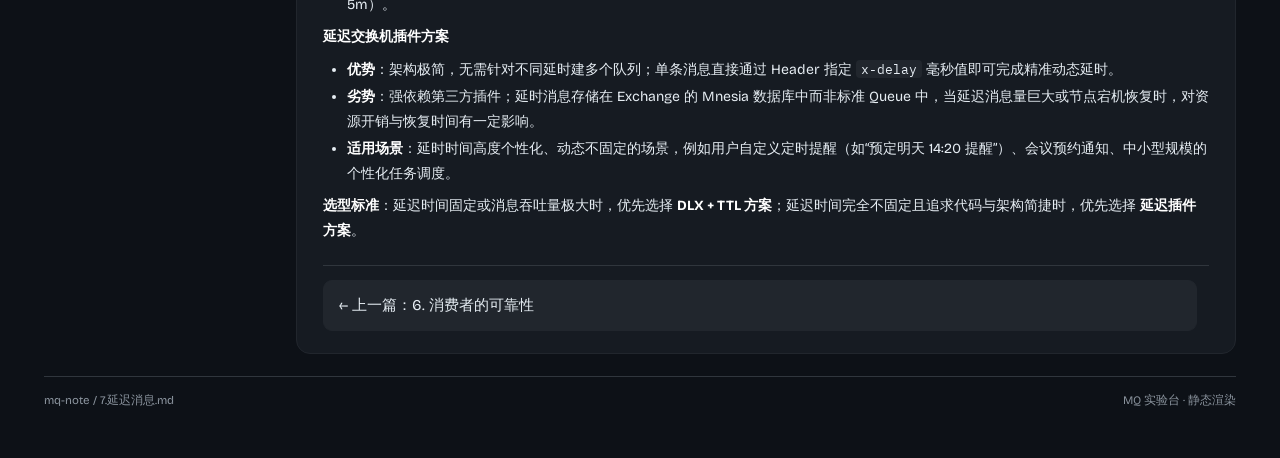
<file: mq-frontend/notes/7.html>
<!DOCTYPE html>
<html lang="zh-CN">
<head>
<meta charset="UTF-8">
<meta name="viewport" content="width=device-width, initial-scale=1">
<title>延迟消息 · MQ 实验台</title>
<link rel="preconnect" href="https://fonts.googleapis.com">
<link rel="preconnect" href="https://fonts.gstatic.com" crossorigin>
<link rel="stylesheet" media="print" onload="this.media='all'"
      href="https://fonts.googleapis.com/css2?family=Bricolage+Grotesque:opsz,wght@12..96,500;12..96,700&family=IBM+Plex+Mono:wght@400;500&display=swap">
<link rel="stylesheet" href="../css/style.css">
</head>
<body>
<header class="topbar">
  <div class="brand">
    <span class="brand-mark" aria-hidden="true"></span>
    <div>
      <h1>MQ 实验台</h1>
    </div>
  </div>
  <nav class="nav" aria-label="主导航"><a href="../index.html">总览</a><a href="../trade.html">业务链路</a><a href="../reliability.html">消息可靠性</a><a href="../consume.html">消费结果</a><a href="../notes.html" class="on">学习笔记</a></nav>
  <div class="topbar-side">
    <a class="mgmt" href="http://192.168.146.130:15672" target="_blank" rel="noopener">管理台</a>
  </div>
</header>
<div class="note-layout">
<aside class="toc" aria-label="目录"><div class="toc-title">目录</div><a class="lv2" href="#sec-1">1. DLX + TTL</a><a class="lv2" href="#sec-2">2. DelayExchange插件</a><a class="lv3" href="#sec-3">1. 部署</a><a class="lv3" href="#sec-4">2. 声明延迟交换机</a><a class="lv3" href="#sec-5">3. 发送延迟消息</a><a class="lv2" href="#sec-6">3. 对比</a></aside>
<div class="md-wrap">
  <div class="md-head">
    <h2>《7. 延迟消息》</h2>
    <p class="fine">死信交换机 · 延迟插件</p>
  </div>
  <article class="md-body">
<h1>1. 死信交换机</h1>
<p>死信交换机（Dead Letter Exchange, DLX）用于<strong>接收处理失败或超时的异常消息</strong>。当消费者配合手动确认并拒签消息（<code>requeue = false</code>）时，Broker 会自动将该消息转发至绑定的 DLX 并写入死信队列（DLQ），避免消息丢失或陷入无休止的重试死循环。</p>
<p><strong>触发死信的三种场景</strong></p>
<ol>
<li><strong>拒签不重排</strong>：消费者调用 <code>basicNack</code> 或 <code>basicReject</code>，并将 <code>requeue</code> 设为 <code>false</code>。</li>
<li><strong>消息 TTL 过期</strong>：消息在队列中存活时间超过了设置的 TTL（Time To Live）。</li>
<li><strong>队列达到最大长度</strong>：队列积压达到上限（<code>x-max-length</code>），最早入队的消息被剔除。</li>
</ol>
<p><strong>DLX 核心配置</strong></p>
<p>配置死信机制的关键是在声明<strong>正常队列</strong>时，通过队列参数指定 <code>x-dead-letter-exchange</code> 和 <code>x-dead-letter-routing-key</code>。</p>
<pre><code class="language-java">@Configuration
public class RabbitConfig {

    // 1. 声明死信 Exchange 与 死信 Queue
    @Bean
    public DirectExchange deadLetterExchange() {
        return new DirectExchange(&quot;dlx.exchange&quot;);
    }

    @Bean
    public Queue deadLetterQueue() {
        return new Queue(&quot;dlx.queue&quot;);
    }

    @Bean
    public Binding deadLetterBinding() {
        return BindingBuilder.bind(deadLetterQueue()).to(deadLetterExchange()).with(&quot;dlx.routing.key&quot;);
    }

    // 2. 声明正常 Queue 并关联死信参数
    @Bean
    public Queue normalQueue() {
        Map&lt;String, Object&gt; args = new HashMap&lt;&gt;();
        args.put(&quot;x-dead-letter-exchange&quot;, &quot;dlx.exchange&quot;);         // 指定死信交换机
        args.put(&quot;x-dead-letter-routing-key&quot;, &quot;dlx.routing.key&quot;);    // 指定死信路由键

        return new Queue(&quot;normal.queue&quot;, true, false, false, args);
    }
}
</code></pre>
<p><strong>结合手动确认的具体工作流程</strong></p>
<p><strong>1.消息推送与接收：</strong>正常队列。</p>
<p>Broker 从 <code>normal.queue</code> 将消息推送给消费者，通道内部将该消息状态置为 <code>Unacked</code>。</p>
<p><strong>2.业务逻辑处理失败：</strong>异常捕获。</p>
<p>消费者执行业务逻辑，由于数据校验失败、三方接口挂掉或代码异常，触发 <code>try-catch</code> 捕获。</p>
<p><strong>3.拒签且禁止重入队：</strong>basicNack。</p>
<p>消费者在 <code>catch</code> 块中调用 <code>channel.basicNack(deliveryTag, false, false)</code>。将最后一个参数 <code>requeue</code> 设置为 <code>false</code> 是触发死信机制的关键步骤。</p>
<p><strong>4.Broker 路由死信：</strong>DLX 触发。</p>
<p>Broker 收到拒签信号，识别到 <code>requeue=false</code>，查验当前队列配有 <code>x-dead-letter-exchange</code>，随后将消息打包投递给 <code>dlx.exchange</code>。</p>
<p><strong>5.死信归档与二次处理：</strong>DLQ 存储。</p>
<p>死信交换机根据 <code>dlx.routing.key</code> 将消息写入 <code>dlx.queue</code>。专用的死信监听器或告警服务读取该队列，实现人工排查、日志落盘或延迟重试。</p>
<p><strong>死信消息的关键特征（x-death 请求头）</strong></p>
<p>消息进入死信队列后，RabbitMQ 会自动在消息 Header 中注入一个名为 <code>x-death</code> 的数组，里面包含了异常分析的关键元数据：</p>
<ul>
<li><strong><code>reason</code></strong>：死信原因（<code>rejected</code> 拒签、<code>expired</code> 过期、<code>maxlen</code> 队列超长）。</li>
<li><strong><code>queue</code></strong>：消息死亡前所在的原始队列名称。</li>
<li><strong><code>time</code> / <code>count</code></strong>：进入死信的时间戳以及该消息进入死信的次数。</li>
</ul>
<h1>2. 延迟消息</h1>
<p><strong>延迟消息：生产者发送消息时指定一个时间，消费者不会立刻收到消息，而是在指定消息之后才收到消息</strong></p>
<p><strong>延迟任务：设置在一定时间之后才执行的任务</strong></p>
<p>在电商的支付业务中，对于一些库存有限的商品，为了更好的用户体验，通常都会在用户下单时立刻扣减商品库存。例如电影院购票、高铁购票，下单后就会锁定座位资源，其他人无法重复购买。</p>
<p>但是这样就存在一个问题，假如用户下单后一直不付款，就会一直占有库存资源，导致其他客户无法正常交易，最终导致商户利益受损！</p>
<p>因此，电商中通常的做法就是：<strong>对于超过一定时间未支付的订单，应该立刻取消订单并释放占用的库存</strong>。</p>
<p>例如，订单支付超时时间为30分钟，则我们应该在用户下单后的第30分钟检查订单支付状态，如果发现未支付，应该立刻取消订单，释放库存。</p>
<p>但问题来了：如何才能准确的实现在下单后第30分钟去检查支付状态呢？</p>
<p>像这种在一段时间以后才执行的任务，我们称之为<strong>延迟任务</strong>，而要实现延迟任务，最简单的方案就是利用MQ的延迟消息了。</p>
<p>在RabbitMQ中实现延迟消息也有两种方案：</p>
<ul>
<li>死信交换机+TTL</li>
<li>延迟消息插件</li>
</ul>
<h2 id="sec-1">1. DLX + TTL</h2>
<p>死信交换机实现延迟消息的核心机制是 <strong>“TTL（生存时间） + DLX（死信交换机）”</strong> 的组合拳：把消息发送到一个<strong>没有消费者监听的暂存队列</strong>中，并设置过期时间；当消息超时过期后会自动变成“死信”，被 Broker 转发到真正的业务队列供消费者消费。</p>
<p><strong>1.投递至暂存队列：</strong>消息入队并开始计时。</p>
<p>生产者将消息发送到暂存队列（Buffer Queue）。该队列专门用来积压和倒计时，<strong>不能配置任何消费者</strong>。</p>
<p><strong>2.暂存队列 TTL 到期：</strong>触发死信转移。</p>
<p>消息在暂存队列中停留，直到达到预设的 TTL（Time-To-Live）。</p>
<p><strong>3.Broker 自动路由至 DLX：</strong>重定向到业务交换机。</p>
<p>TTL 到期后消息变为死信，Broker 根据暂存队列绑定的 <code>x-dead-letter-exchange</code> 和 <code>x-dead-letter-routing-key</code> 将其转发给死信交换机。</p>
<p><strong>4.目标队列接收并消费：</strong>延迟时间结束，执行业务。</p>
<p>死信交换机将消息路由到最终的业务队列，监听该队列的消费者接收到消息并执行业务（如取消超时未支付订单）。</p>
<p><strong>Spring Boot 配置代码示例</strong></p>
<pre><code class="language-java">@Configuration
public class DelayRabbitConfig {

    // 1. 声明最终消费的业务交换机与队列
    @Bean
    public DirectExchange businessExchange() {
        return new DirectExchange(&quot;business.exchange&quot;);
    }

    @Bean
    public Queue businessQueue() {
        return new Queue(&quot;business.queue&quot;);
    }

    @Bean
    public Binding businessBinding() {
        return BindingBuilder.bind(businessQueue()).to(businessExchange()).with(&quot;business.key&quot;);
    }

    // 2. 声明暂存队列：绑定死信参数与队列级 TTL（如 30 分钟）
    @Bean
    public Queue delayBufferQueue() {
        Map&lt;String, Object&gt; args = new HashMap&lt;&gt;();
        args.put(&quot;x-dead-letter-exchange&quot;, &quot;business.exchange&quot;);      // 过期后发往业务交换机
        args.put(&quot;x-dead-letter-routing-key&quot;, &quot;business.key&quot;);       // 业务路由 Key
        args.put(&quot;x-message-ttl&quot;, 30 * 60 * 1000);                   // 统一延迟 30 分钟

        return new Queue(&quot;delay.buffer.queue&quot;, true, false, false, args);
    }
}
</code></pre>
<p><strong>致命踩坑点：队头阻塞问题（Head-of-Line Blocking）</strong></p>
<p>如果在发送单条消息时动态设置消息的 TTL（如 <code>messageProperties.setExpiration("10000")</code>），会导致<strong>队头阻塞</strong>：</p>
<ul>
<li><strong>原理</strong>：RabbitMQ 只会检查<strong>队列头部</strong>的消息是否过期。</li>
<li><strong>现象</strong>：如果先入队了一条 TTL 为 30 分钟的消息，紧接着入队了一条 TTL 为 10 秒的消息，后入队的消息<strong>无法按时过期</strong>，必须等队头 30 分钟的消息过期被移走后才会被处理。</li>
</ul>
<p><strong>最佳实践建议</strong></p>
<ul>
<li><strong>定长延迟阶梯</strong>：如果延迟时间相对固定（如 5 秒、10 分钟、30 分钟），针对每个时间段分别建一个暂存队列，不要给单条消息设动态 TTL。</li>
<li><strong>任意动态延迟</strong>：如果需要精确到任意秒级的动态延迟，建议直接使用官方的 <strong><code>rabbitmq-delayed-message-exchange</code></strong> 插件，该插件在 Exchange 层维护基于时间轮（Time Wheel）的延迟逻辑，从根本上解决队头阻塞。</li>
</ul>
<h2 id="sec-2">2. DelayExchange插件</h2>
<p>正常情况下，RabbitMQ 的交换机（Exchange）是不存储消息的，它只负责路由。 但安装了该插件后，会新增一种交换机类型：<code>x-delayed-message</code>。</p>
<ol>
<li><strong>暂存消息：</strong> 当生产者发送带有延迟时间标记的消息到该交换机时，交换机<strong>不会立即路由</strong>，而是将消息暂存在 RabbitMQ 的内部数据库（Mnesia）中。</li>
<li><strong>到期路由：</strong> 交换机会在内部启动定时器，当消息的延迟时间到达后，交换机才会根据 Routing Key 将消息投递到绑定的目标队列中。</li>
<li><strong>消费：</strong> 消费者在目标队列中监听并正常消费消息。</li>
</ol>
<h3 id="sec-3">1. 部署</h3>
<p><strong>第一阶段：准备插件文件</strong></p>
<ol>
<li>根据你的 RabbitMQ 版本（如 <code>3.12</code>），去官方 GitHub 发布页下载对应的 <code>.ez</code> 格式插件包（例如：<code>rabbitmq_delayed_message_exchange-3.12.0.ez</code>）。插件下载地址：<a href="https://github.com/rabbitmq/rabbitmq-delayed-message-exchange">GitHub - rabbitmq/rabbitmq-delayed-message-exchange: Delayed Messaging for RabbitMQ</a></li>
<li>先将文件下载到你的物理机（Windows）电脑上。</li>
</ol>
<p><strong>第二阶段：Windows -&gt; Linux 虚拟机</strong></p>
<ol>
<li>打开你常用的 SSH 客户端工具（如 FinalShell、Xftp、MobaXterm 等），连接到你的 Linux 虚拟机。</li>
<li>将 Windows 上的 <code>.ez</code> 文件拖拽或上传到虚拟机内部的某个目录下（例如上传到 <code>/root</code> 目录）。</li>
</ol>
<p><strong>第三阶段：Linux 虚拟机 -&gt; Docker 容器</strong></p>
<ol>
<li>
<p>在虚拟机的 SSH 终端里，使用 <code>cd</code> 命令切换到你刚才存放文件的目录。</p>
</li>
<li>
<p>执行 <code>docker cp</code> 命令，将宿主机上的文件强行拷贝到 RabbitMQ 容器的官方插件目录中：</p>
</li>
</ol>
<p><code>bash
   docker cp rabbitmq_delayed_message_exchange-3.12.0.ez rabbitmq:/plugins</code></p>
<p><em>(注：命令中的 <code>rabbitmq</code> 是你的容器名称，<code>/plugins</code> 是容器内的目标路径)</em></p>
<p><strong>第四阶段：激活与重启</strong></p>
<ol>
<li>在虚拟机终端里，通过 <code>docker exec</code> 进入容器内部执行开启插件的命令：</li>
</ol>
<p><code>bash
   docker exec -it rabbitmq rabbitmq-plugins enable rabbitmq_delayed_message_exchange</code></p>
<ol start="2">
<li>重启该容器，让配置彻底加载并生效：</li>
</ol>
<p><code>bash
   docker restart rabbitmq</code></p>
<p><em>(注：只要执行过一次 enable，配置就会自启动，后续重启虚拟机或容器都不需要再重新配置)</em></p>
<p><strong>第五阶段：最终验证</strong></p>
<ol>
<li>在 Windows 浏览器中打开 RabbitMQ 管理后台（<a href="http://192.168.146.130:15672">http://192.168.146.130:15672</a>）。</li>
<li>点击 <strong>Exchanges</strong> 标签页，展开底部的 <strong>Add a new exchange</strong> 面板。</li>
<li>点击 <strong>Type</strong> 旁边的下拉菜单，如果列表里出现了 <strong><code>x-delayed-message</code></strong> 选项，即代表部署圆满成功。</li>
</ol>
<h3 id="sec-4">2. 声明延迟交换机</h3>
<p>基于注解方式：</p>
<pre><code class="language-java">@RabbitListener(bindings = @QueueBinding(
        value = @Queue(name = &quot;delay.queue&quot;, durable = &quot;true&quot;),
        exchange = @Exchange(name = &quot;delay.direct&quot;, delayed = &quot;true&quot;),
        key = &quot;delay&quot;
))
public void listenDelayMessage(String msg){
    log.info(&quot;接收到delay.queue的延迟消息：{}&quot;, msg);
}
</code></pre>
<p>基于<code>@Bean</code>的方式：</p>
<pre><code class="language-java">@Slf4j
@Configuration
public class DelayExchangeConfig {

    @Bean
    public DirectExchange delayExchange(){
        return ExchangeBuilder
                .directExchange(&quot;delay.direct&quot;) // 指定交换机类型和名称
                .delayed() // 设置delay的属性为true
                .durable(true) // 持久化
                .build();
    }

    @Bean
    public Queue delayedQueue(){
        return new Queue(&quot;delay.queue&quot;);
    }

    @Bean
    public Binding delayQueueBinding(){
        return BindingBuilder.bind(delayedQueue()).to(delayExchange()).with(&quot;delay&quot;).noargs();
    }
}

</code></pre>
<h3 id="sec-5">3. 发送延迟消息</h3>
<p>发送消息时，必须通过x-delay属性设定延迟时间：</p>
<pre><code class="language-java">@Test
void testPublisherDelayMessage() {
    // 1.创建消息
    String message = &quot;hello, delayed message&quot;;
    // 2.发送消息，利用消息后置处理器添加消息头
    rabbitTemplate.convertAndSend(&quot;delay.direct&quot;, &quot;delay&quot;, message, msg -&gt; {
    // 依然使用 Spring 提供的便捷方法
    msg.getMessageProperties().setHeader(&quot;x-delay&quot;, delayMillis);
    return msg;
});
}
</code></pre>
<h2 id="sec-6">3. 对比</h2>
<p>死信队列（TTL + DLX）方案是基于原生队列存活过期的<strong>固定阶梯延时</strong>实现，而延迟插件（<code>rabbitmq-delayed-message-exchange</code>）则是基于 Exchange 内部存储机制的<strong>任意动态延时</strong>实现。</p>
<table>
<thead>
<tr>
<th><strong>比较维度</strong></th>
<th><strong>死信队列方案（TTL + DLX）</strong></th>
<th><strong>延迟交换机插件方案</strong></th>
</tr>
</thead>
<tbody>
<tr>
<td><strong>实现原理</strong></td>
<td>消息在暂存 Queue 存活到期后，作为死信由 DLX 转发至业务 Queue</td>
<td>消息暂存在 Exchange 内部存储（Mnesia），到期后再路由给 Queue</td>
</tr>
<tr>
<td><strong>任意动态延时</strong></td>
<td>❌ 仅建议固定阶梯延时（消息级 TTL 会引发队头阻塞）</td>
<td>✅ 支持单条消息指定任意秒级/毫秒级精确延时</td>
</tr>
<tr>
<td><strong>队头阻塞风险</strong></td>
<td>⚠️ 单队列多 TTL 时存在严重队头阻塞</td>
<td>✅ 彻底解决队头阻塞</td>
</tr>
<tr>
<td><strong>环境依赖</strong></td>
<td>✅ 原生支持，无需安装任何插件</td>
<td>⚠️ 需要所有 Broker 节点单独安装插件</td>
</tr>
<tr>
<td><strong>拓扑复杂度</strong></td>
<td>⚠️ 较高（需要维护暂存 Queue、死信 Exchange 与目标 Queue）</td>
<td>✅ 极低（仅需 1 个延迟 Exchange + 1 个目标 Queue）</td>
</tr>
<tr>
<td><strong>性能与高可用</strong></td>
<td>✅ 基于标准队列存储与复制，高并发吞吐能力强，高可用成熟</td>
<td>⚠️ 消息积压在 Exchange 层，超大规模（百万级）时内存/磁盘压力大</td>
</tr>
</tbody>
</table>
<p><strong>死信队列方案（TTL + DLX）</strong></p>
<ul>
<li><strong>优势</strong>：开箱即用，无需改造 Broker 环境；依赖 RabbitMQ 原生成熟的队列持久化与镜像/ Quorum 机制，性能稳定，抗突发大流量能力强。</li>
<li><strong>劣势</strong>：无法优雅支持任意动态时间；若需要多种延迟时间（如 5s、10m、30m），必须配置多个对应的暂存队列。</li>
<li><strong>适用场景</strong>：延时时间固定且规范的业务场景，例如电商订单统一 30 分钟未支付自动取消、支付结果阶梯式回调通知（如 10s、30s、1m、5m）。</li>
</ul>
<p><strong>延迟交换机插件方案</strong></p>
<ul>
<li><strong>优势</strong>：架构极简，无需针对不同延时建多个队列；单条消息直接通过 Header 指定 <code>x-delay</code> 毫秒值即可完成精准动态延时。</li>
<li><strong>劣势</strong>：强依赖第三方插件；延时消息存储在 Exchange 的 Mnesia 数据库中而非标准 Queue 中，当延迟消息量巨大或节点宕机恢复时，对资源开销与恢复时间有一定影响。</li>
<li><strong>适用场景</strong>：延时时间高度个性化、动态不固定的场景，例如用户自定义定时提醒（如“预定明天 14:20 提醒”）、会议预约通知、中小型规模的个性化任务调度。</li>
</ul>
<p><strong>选型标准</strong>：延迟时间固定或消息吞吐量极大时，优先选择 <strong>DLX + TTL 方案</strong>；延迟时间完全不固定且追求代码与架构简捷时，优先选择 <strong>延迟插件方案</strong>。</p>
  </article>
  <div class="pn"><a class="note" href="6.html">← 上一篇：6. 消费者的可靠性</a><span></span></div>
</div>
</div>
<footer class="page-foot"><span>mq-note / 7.延迟消息.md</span><span>MQ 实验台 · 静态渲染</span></footer>
<script>
(function(){
  var links=[].slice.call(document.querySelectorAll('.toc a[href^="#"]'));
  if(!links.length)return;
  var map={};links.forEach(function(a){map[a.getAttribute("href").slice(1)]=a;});
  var heads=[].slice.call(document.querySelectorAll('.md-body h2[id],.md-body h3[id]'));
  var tops=[];
  function measure(){tops=heads.map(function(h){return h.getBoundingClientRect().top+window.scrollY;});}
  function update(){
    var y=window.scrollY+120,cur=null;
    for(var i=0;i<heads.length;i++){if(tops[i]<=y)cur=heads[i].id;}
    links.forEach(function(a){a.classList.remove("cur");});
    if(cur&&map[cur])map[cur].classList.add("cur");
  }
  addEventListener("scroll",update,{passive:true});
  addEventListener("resize",function(){measure();update();});
  measure();update();
})();
</script>
</body>
</html>
</file>
<file: mq-frontend/css/style.css>
/* ============================================================
   MQ 实验台 —— GitHub 深色配色（多页面版）
   底：GitHub Dark 画布  信号：RabbitMQ 品牌橙（消息在途）
   ============================================================ */
:root{
  --bg:#0d1117; --bg2:#161b22; --bg3:#21262d;   /* canvas-default / subtle / inset */
  --line:#30363d; --line-soft:#21262d;          /* border-default / border-muted */
  --ink:#e6edf3; --ink-dim:#8b949e;             /* fg-default / fg-muted */
  --orange:#F7703B; --orange-deep:#D4561F;
  --green:#3fb950; --red:#f85149; --amber:#d29922; --blue:#58a6ff; /* success/danger/attention/accent */
  --r-lg:14px; --r-md:9px; --r-sm:6px;
  --mono:"IBM Plex Mono",ui-monospace,Consolas,monospace;
  --disp:"Bricolage Grotesque","Microsoft YaHei",system-ui,sans-serif;
}
*{box-sizing:border-box;margin:0;padding:0}
html{color-scheme:dark}
body{background:var(--bg);color:var(--ink);font:15px/1.65 var(--disp);
  max-width:1560px;margin:0 auto;padding:0 clamp(16px,3.5vw,44px) 48px}
h1{font-size:18px;font-weight:700;letter-spacing:.2px;line-height:1.25}
h2{font-size:15.5px;font-weight:700}
h3{font-size:13px;font-weight:500}
a{color:var(--orange);text-decoration:none}
a:hover{text-decoration:underline}
:focus-visible{outline:2px solid var(--orange);outline-offset:2px;border-radius:4px}

/* ---------- 顶栏 + 主导航（每页相同，吸顶；三列网格保证导航永远居中） ---------- */
.topbar{position:sticky;top:0;z-index:20;display:grid;grid-template-columns:1fr auto 1fr;
  align-items:center;gap:6px 16px;padding:13px 0 12px;border-bottom:1px solid var(--line);margin-bottom:20px;
  background:rgba(13,17,23,.92);backdrop-filter:blur(10px)}
.brand{display:flex;gap:11px;align-items:center;flex:none;justify-self:start}
.brand-mark{width:11px;height:11px;border-radius:3px;background:var(--orange);flex:none;
  box-shadow:0 0 10px rgba(247,112,59,.55)}
.brand p{color:var(--ink-dim);font-size:11.5px;margin-top:2px;white-space:nowrap}
.nav{display:flex;gap:4px;flex-wrap:wrap;justify-self:center}
.nav a{padding:7px 15px;border-radius:8px;font-size:13px;color:var(--ink-dim);border:1px solid transparent}
.nav a:hover{color:var(--ink);background:var(--bg3);text-decoration:none}
.nav a.on{color:#0d1117;background:var(--orange);font-weight:600}
.topbar-side{display:flex;gap:10px;align-items:center;flex:none;justify-self:end}
.poll-box{display:inline-flex;align-items:center;gap:6px;font-size:12px;color:var(--ink-dim)}
.poll-box select{padding:4px 8px;font-size:12px;width:auto}
.btn.sm{padding:5px 11px;font-size:12px}
.mgmt{border:1px solid var(--line);border-radius:var(--r-sm);padding:5px 12px;font-size:12.5px}
.mgmt:hover{border-color:var(--orange);text-decoration:none}
@media(max-width:1120px){.topbar{grid-template-columns:1fr auto}
  .brand p{display:none}.nav{grid-column:1/-1;grid-row:2;justify-self:center}}

/* 信号灯（全局状态语言） */
.led{width:8px;height:8px;border-radius:50%;background:var(--green);display:inline-block;
  animation:ledPulse 2.4s ease-in-out infinite}
.led.amber{background:var(--amber)} .led.red{background:var(--red)} .led.blue{background:var(--blue)}
@keyframes ledPulse{0%,100%{opacity:1}50%{opacity:.35}}
.live{display:inline-flex;align-items:center;gap:8px;border:1px solid var(--line);
  border-radius:999px;padding:5px 13px;font-size:12px;font-family:var(--mono);color:var(--ink-dim)}
.live.err{border-color:var(--red);color:var(--red)}
.live.err .led{background:var(--red);animation:none}

/* ---------- 拓扑示意（总览页签名区块） ---------- */
.topo{background:var(--bg2);border:1px solid var(--line-soft);border-radius:var(--r-lg);
  padding:14px 16px 8px;margin-bottom:20px}
.topo svg{width:100%;height:auto;display:block}
.t-node rect{fill:var(--bg3);stroke:var(--line);stroke-width:1}
.t-ex rect{stroke:var(--orange);stroke-opacity:.55}
.t-q rect{fill:#1c2128}
.t-name{font:500 11px var(--mono);fill:var(--ink)}
.t-sub{font:11px var(--disp);fill:var(--ink-dim)}
.t-key{font:10.5px var(--mono);fill:var(--orange);fill-opacity:.85}
.t-wire{stroke:var(--line);stroke-width:1.4;fill:none}
.t-wire.thin{stroke-width:1}
.t-flow{fill:var(--orange)}
.f1{animation:flowA 3.2s linear infinite}
.f2{animation:flowA 3.2s linear .5s infinite}
.f3{animation:flowA 3.2s linear 1s infinite}
@keyframes flowA{0%{transform:translate(-118px,0);opacity:0}
  12%{opacity:1}88%{opacity:1}100%{transform:translate(160px,0);opacity:0}}

/* ---------- KPI 信号灯行 ---------- */
.kpis{display:grid;grid-template-columns:repeat(4,1fr);gap:12px;margin-bottom:6px}
.kpi{display:flex;align-items:center;gap:11px;background:var(--bg2);
  border:1px solid var(--line-soft);border-radius:var(--r-md);padding:13px 16px}
.kpi b{font:600 22px/1 var(--mono);display:block}
.kpi span{font-size:12px;color:var(--ink-dim)}
@media(max-width:720px){.kpis{grid-template-columns:repeat(2,1fr)}}

/* ---------- 分区标题 ---------- */
.sec{display:flex;align-items:baseline;gap:12px;margin:26px 0 12px}
.sec h2{font-size:16px}
.sec .fine{margin:0}

/* ---------- 引导卡片（总览页的「路线图」） ---------- */
.guides{display:grid;grid-template-columns:repeat(3,1fr);gap:14px}
.guide{background:var(--bg2);border:1px solid var(--line-soft);border-radius:var(--r-lg);
  padding:17px 18px;display:flex;flex-direction:column;gap:9px;color:inherit;
  transition:border-color .15s,transform .15s}
.guide:hover{border-color:var(--orange);transform:translateY(-2px);text-decoration:none}
.guide h3{font-size:14.5px;font-weight:700}
.guide .step{display:flex;gap:9px;font-size:12.5px;color:var(--ink-dim);line-height:1.55}
.guide .step i{font:600 11px var(--mono);font-style:normal;color:var(--orange);flex:none;padding-top:3px}
.guide .go-hint{margin-top:auto;padding-top:8px;font-size:12px;color:var(--orange)}
@media(max-width:920px){.guides{grid-template-columns:1fr}}
@media(max-width:920px){.note-layout{grid-template-columns:1fr}.toc{position:static;max-height:180px}}

/* ---------- 笔记卡片 ---------- */
.notes{display:grid;grid-template-columns:repeat(3,1fr);gap:12px}
.note{background:var(--bg3);border:1px solid var(--line-soft);border-radius:var(--r-md);
  padding:12px 15px;color:inherit;display:block}
.note b{font-size:13px;display:block;margin-bottom:2px}
.note span{font-size:11.5px;color:var(--ink-dim)}
.note:hover{border-color:var(--orange);text-decoration:none}
@media(max-width:920px){.notes{grid-template-columns:1fr}}

/* ---------- 面板布局 ---------- */
.cols{display:grid;grid-template-columns:5fr 7fr;gap:16px;margin-bottom:16px}
.cols3{display:grid;grid-template-columns:repeat(3,1fr);gap:16px;margin-bottom:16px}
.one{margin-bottom:16px}
@media(max-width:920px){.cols,.cols3{grid-template-columns:1fr}}
.panel{background:var(--bg2);border:1px solid var(--line-soft);
  border-radius:var(--r-lg);padding:16px 18px;min-width:0}
.panel-head{display:flex;justify-content:space-between;align-items:baseline;gap:10px;margin-bottom:13px}
.route-tag{font:11px var(--mono);color:var(--ink-dim);border:1px solid var(--line);
  padding:2px 8px;border-radius:5px;white-space:nowrap}
.sub-head{color:var(--ink-dim);font-size:12px;margin:14px 0 6px;display:flex;gap:8px;align-items:baseline}
.fine{font-size:11.5px;color:var(--ink-dim);margin-top:8px;line-height:1.6}

/* ---------- 表单 ---------- */
.trade-line{display:flex;gap:9px;flex-wrap:wrap;align-items:flex-end;margin:11px 0}
label{display:flex;flex-direction:column;gap:4px;font-size:11.5px;color:var(--ink-dim)}
input,select{background:var(--bg3);border:1px solid var(--line);color:var(--ink);
  border-radius:var(--r-sm);padding:7px 10px;font:13px var(--mono);min-width:0}
input:input:hover,select:hover{border-color:#6e7681}
input:focus,select:focus{outline:2px solid var(--orange);outline-offset:1px}
input[type=number]{width:74px}
select{font-family:var(--disp);font-size:12.5px}

/* ---------- 按钮 ---------- */
button{font:inherit;cursor:pointer;border-radius:var(--r-sm);transition:background .16s,border-color .16s}
.btn{background:var(--bg3);border:1px solid var(--line);color:var(--ink);padding:7px 13px;font-size:12.5px}
.btn:hover{border-color:var(--orange);background:#262c36}
.btn:active{transform:translateY(1px)}
.btn:disabled{opacity:.45;cursor:not-allowed;transform:none}
.btn.ghost{background:transparent;border-color:transparent;color:var(--ink-dim)}
.btn.ghost:hover{color:var(--ink);border-color:var(--line)}
.go{background:var(--orange);border:1px solid var(--orange-deep);color:#0d1117;
  padding:8px 16px;font-size:13px;font-weight:600}
.go:hover{background:#FF824E}
.go:disabled{opacity:.55;cursor:not-allowed}

/* ---------- 表格 ---------- */
.scroll-table{overflow:auto;border:1px solid var(--line-soft);border-radius:var(--r-md);max-height:320px}
.scroll-table.short{max-height:150px}
table{width:100%;border-collapse:collapse;font-size:12.5px}
thead th{position:sticky;top:0;background:var(--bg3);color:var(--ink-dim);text-align:left;
  font-weight:500;padding:7px 11px;white-space:nowrap;z-index:1}
tbody td{padding:6px 11px;border-top:1px solid var(--line-soft);white-space:nowrap}
tbody tr:hover{background:rgba(247,112,59,.05)}
td.num,th.num{text-align:right;font-family:var(--mono)}
td.mono{font-family:var(--mono);font-size:11.5px}

/* 徽章状态语言 */
.badge{display:inline-flex;align-items:center;gap:5px;border-radius:999px;padding:1px 9px;
  font:11px var(--mono);border:1px solid;white-space:nowrap}
.badge::before{content:"";width:5px;height:5px;border-radius:50%;background:currentColor}
.b-warn{color:var(--amber);border-color:rgba(210,153,34,.4);background:rgba(210,153,34,.1)}
.b-ok{color:var(--green);border-color:rgba(63,185,80,.4);background:rgba(63,185,80,.1)}
.b-bad{color:var(--red);border-color:rgba(248,81,73,.4);background:rgba(248,81,73,.1)}
.b-info{color:var(--blue);border-color:rgba(88,166,255,.4);background:rgba(88,166,255,.1)}
.b-dim{color:var(--ink-dim);border-color:var(--line);background:transparent}

/* ---------- 详情/控制台 ---------- */
.detail{background:var(--bg3);border:1px solid var(--line-soft);border-radius:var(--r-md);
  padding:10px 12px;font:11.5px/1.7 var(--mono);color:var(--ink-dim);
  height:130px;overflow:auto;white-space:pre-wrap;margin:11px 0 0}
.console{background:#010409;border:1px solid var(--line-soft);border-radius:var(--r-md);
  padding:11px 13px;height:220px;overflow:auto;font:12px/1.75 var(--mono)}
.log-line{display:flex;gap:9px}
.log-line .t{color:#6e7681;flex:none}
.log-ok{color:var(--green)} .log-bad{color:var(--red)}
.log-warn{color:var(--amber)} .log-info{color:var(--ink)}

/* ---------- 商品卡片 ---------- */
.product-row{display:grid;grid-template-columns:repeat(3,1fr);gap:10px}
@media(max-width:640px){.product-row{grid-template-columns:1fr}}
.pcard{background:var(--bg3);border:1px solid var(--line);border-radius:var(--r-md);
  padding:10px 13px;text-align:left;display:flex;flex-direction:column;gap:2px}
.pcard b{font-size:13.5px;font-weight:600}
.pcard span{font:11.5px var(--mono);color:var(--ink-dim)}
.pcard:hover{border-color:var(--orange)}
.pcard.on{border-color:var(--orange);box-shadow:0 0 0 1px var(--orange)}
.pcard.off{opacity:.4;cursor:not-allowed}

/* ---------- 空状态/页脚 ---------- */
.empty{color:var(--ink-dim);font-size:12px;text-align:center;padding:16px 10px}
.reason{max-width:240px;overflow:hidden;text-overflow:ellipsis}
.page-foot{display:flex;justify-content:space-between;gap:12px;flex-wrap:wrap;
  border-top:1px solid var(--line);padding-top:14px;margin-top:22px;
  font-size:11.5px;color:var(--ink-dim)}

/* ---------- 学习笔记页 ---------- */
.note-layout{display:grid;grid-template-columns:230px minmax(0,1fr);gap:22px;align-items:start}
.toc{position:sticky;top:86px;max-height:calc(100vh - 110px);overflow:auto;
  border:1px solid var(--line-soft);border-left:2px solid var(--line);border-radius:var(--r-md);
  padding:12px 4px 12px 0;background:var(--bg2)}
.toc-title{font-size:11.5px;color:var(--ink-dim);padding:0 14px 8px;letter-spacing:1px}
.toc a{display:block;padding:4px 14px;font-size:12px;color:var(--ink-dim);line-height:1.5;
  border-left:2px solid transparent;margin-left:-2px}
.toc a:hover{color:var(--ink);text-decoration:none;background:var(--bg3)}
.toc a.lv3{padding-left:28px;font-size:11.5px}
.toc a.cur{color:var(--orange);border-left-color:var(--orange)}
.md-wrap{background:var(--bg2);border:1px solid var(--line-soft);border-radius:var(--r-lg);
  padding:22px 26px;min-width:0}
.md-head{border-bottom:1px solid var(--line);padding-bottom:12px;margin-bottom:18px}
.md-head h2{font-size:19px}
.md-body{line-height:1.75;font-size:14px;color:var(--ink)}
.md-body h1{font-size:21px;margin:26px 0 12px}
.md-body h2{font-size:17px;margin:24px 0 10px;padding-bottom:6px;border-bottom:1px solid var(--line)}
.md-body h3{font-size:14.5px;margin:18px 0 8px;font-weight:600}
.md-body p{margin:8px 0}
.md-body ul,.md-body ol{padding-left:24px;margin:8px 0}
.md-body li{margin:3px 0}
.md-body strong{color:#fff}
.md-body blockquote{border-left:3px solid var(--orange);background:rgba(247,112,59,.06);
  padding:8px 14px;margin:10px 0;border-radius:0 6px 6px 0;color:var(--ink-dim)}
.md-body blockquote p{margin:2px 0}
.md-body pre{background:#010409;border:1px solid var(--line);border-radius:var(--r-md);
  padding:12px 14px;overflow:auto;margin:10px 0;line-height:1.6}
.md-body code{font:12.5px var(--mono);background:var(--bg3);border-radius:4px;padding:1px 5px}
.md-body pre code{background:none;padding:0;font-size:12.5px}
.md-body table{margin:10px 0;display:block;overflow:auto}
.md-body table td,.md-body table th{border:1px solid var(--line);padding:5px 10px;font-size:12.5px}
.md-body img{max-width:100%;border-radius:var(--r-md)}
.pn{display:flex;justify-content:space-between;gap:12px;margin-top:22px;
  border-top:1px solid var(--line);padding-top:14px}
.pn .note{flex:1}

@media (prefers-reduced-motion: reduce){
  *{animation:none !important;transition:none !important}
}
</file>
